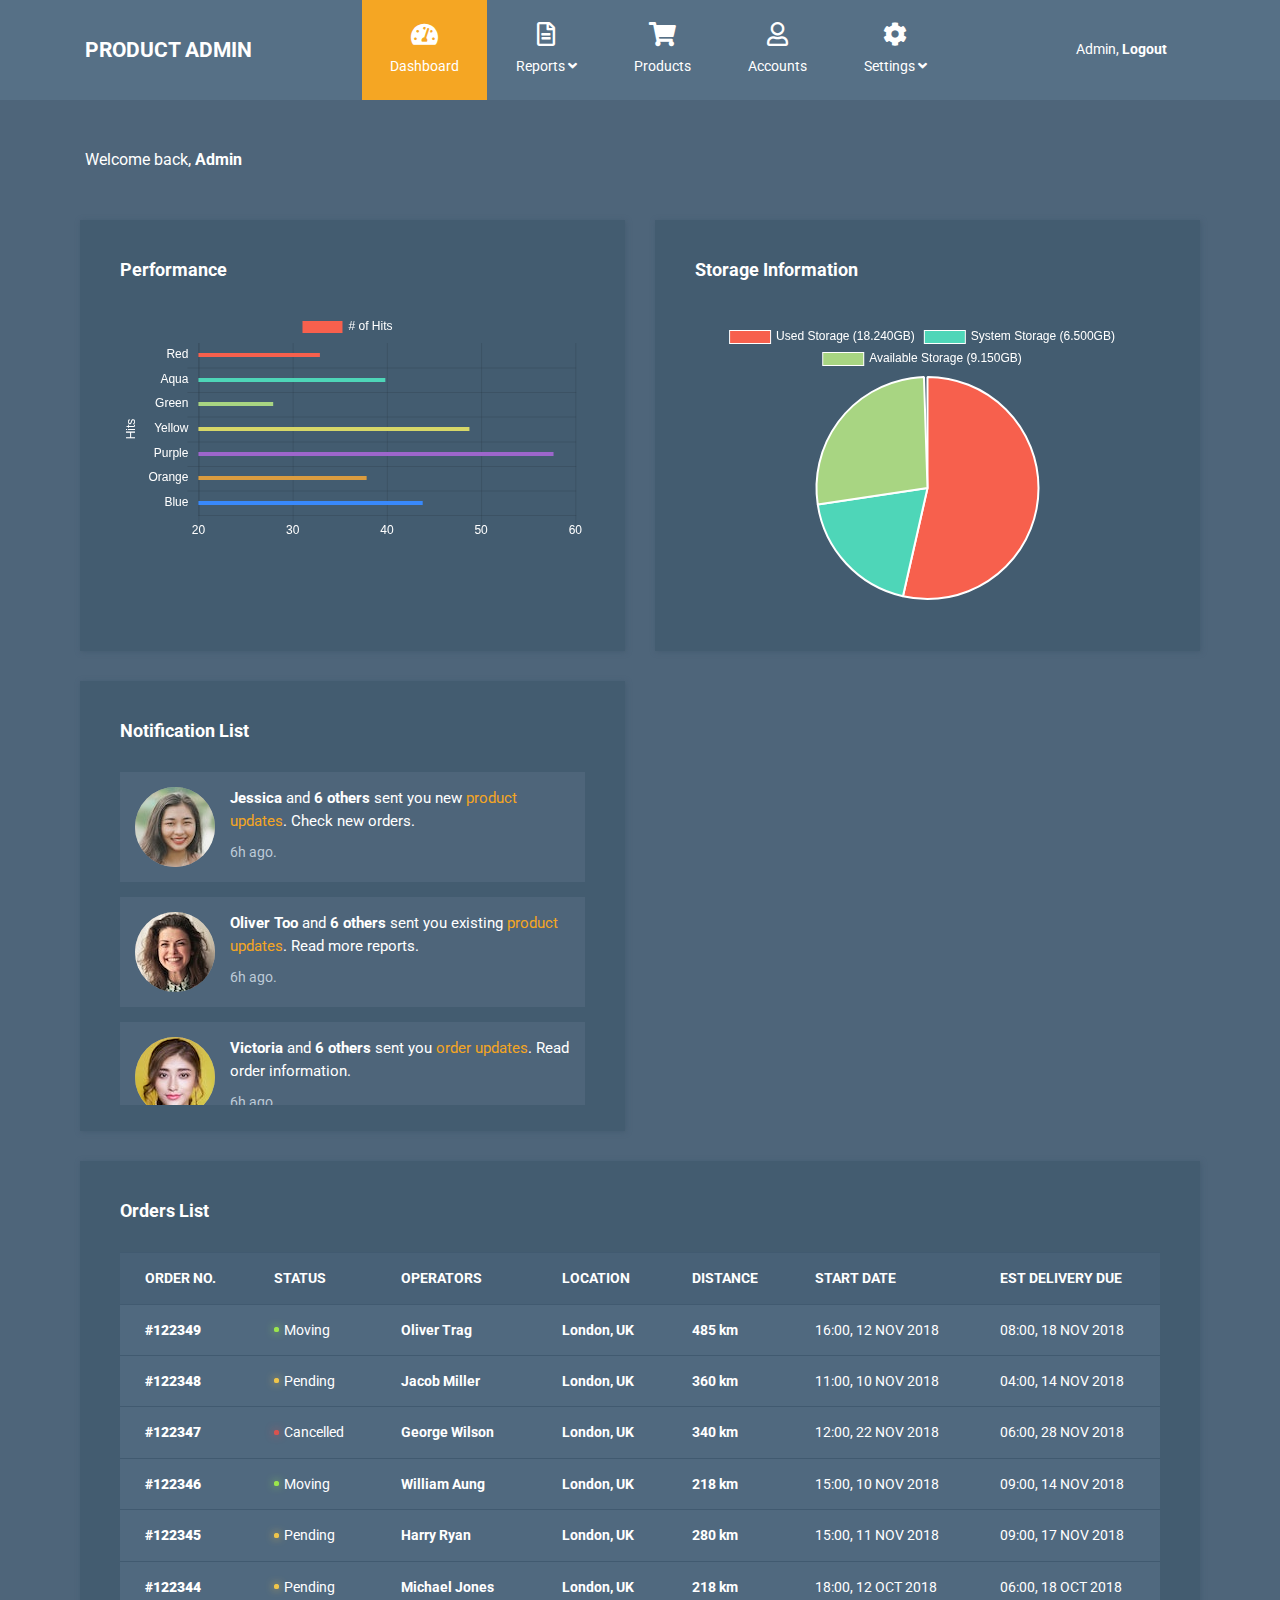
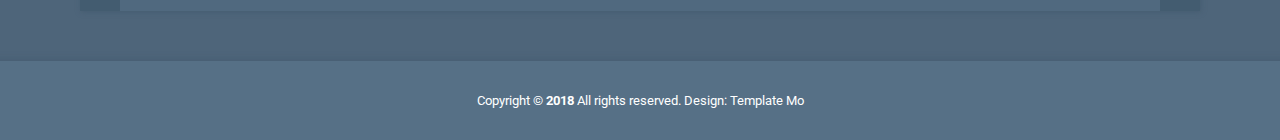
<file: page_admin/index.html>
<!DOCTYPE html>
<html lang="en">

<head>
    <meta charset="UTF-8">
    <meta name="viewport" content="width=device-width, initial-scale=1.0">
    <meta http-equiv="X-UA-Compatible" content="ie=edge">
    <title>Product Admin - Dashboard HTML Template</title>
    <link rel="stylesheet" href="https://fonts.googleapis.com/css?family=Roboto:400,700">
    <!-- https://fonts.google.com/specimen/Roboto -->
    <link rel="stylesheet" href="css/fontawesome.min.css">
    <!-- https://fontawesome.com/ -->
    <link rel="stylesheet" href="css/bootstrap.min.css">
    <!-- https://getbootstrap.com/ -->
    <link rel="stylesheet" href="css/templatemo-style.css">
    <!--
	Product Admin CSS Template
	https://templatemo.com/tm-524-product-admin
	-->
</head>

<body id="reportsPage">
    <div class="" id="home">
        <nav class="navbar navbar-expand-xl">
            <div class="container h-100">
                <a class="navbar-brand" href="index.html">
                    <h1 class="tm-site-title mb-0">Product Admin</h1>
                </a>
                <button class="navbar-toggler ml-auto mr-0" type="button" data-toggle="collapse" data-target="#navbarSupportedContent"
                    aria-controls="navbarSupportedContent" aria-expanded="false" aria-label="Toggle navigation">
                    <i class="fas fa-bars tm-nav-icon"></i>
                </button>

                <div class="collapse navbar-collapse" id="navbarSupportedContent">
                    <ul class="navbar-nav mx-auto h-100">
                        <li class="nav-item">
                            <a class="nav-link active" href="#">
                                <i class="fas fa-tachometer-alt"></i>
                                Dashboard
                                <span class="sr-only">(current)</span>
                            </a>
                        </li>
                        <li class="nav-item dropdown">

                            <a class="nav-link dropdown-toggle" href="#" id="navbarDropdown" role="button" data-toggle="dropdown"
                                aria-haspopup="true" aria-expanded="false">
                                <i class="far fa-file-alt"></i>
                                <span>
                                    Reports <i class="fas fa-angle-down"></i>
                                </span>
                            </a>
                            <div class="dropdown-menu" aria-labelledby="navbarDropdown">
                                <a class="dropdown-item" href="#">Daily Report</a>
                                <a class="dropdown-item" href="#">Weekly Report</a>
                                <a class="dropdown-item" href="#">Yearly Report</a>
                            </div>
                        </li>
                        <li class="nav-item">
                            <a class="nav-link" href="products.html">
                                <i class="fas fa-shopping-cart"></i>
                                Products
                            </a>
                        </li>

                        <li class="nav-item">
                            <a class="nav-link" href="accounts.html">
                                <i class="far fa-user"></i>
                                Accounts
                            </a>
                        </li>
                        <li class="nav-item dropdown">
                            <a class="nav-link dropdown-toggle" href="#" id="navbarDropdown" role="button" data-toggle="dropdown"
                                aria-haspopup="true" aria-expanded="false">
                                <i class="fas fa-cog"></i>
                                <span>
                                    Settings <i class="fas fa-angle-down"></i>
                                </span>
                            </a>
                            <div class="dropdown-menu" aria-labelledby="navbarDropdown">
                                <a class="dropdown-item" href="#">Profile</a>
                                <a class="dropdown-item" href="#">Billing</a>
                                <a class="dropdown-item" href="#">Customize</a>
                            </div>
                        </li>
                    </ul>
                    <ul class="navbar-nav">
                        <li class="nav-item">
                            <a class="nav-link d-block" href="login.html">
                                Admin, <b>Logout</b>
                            </a>
                        </li>
                    </ul>
                </div>
            </div>

        </nav>
        <div class="container">
            <div class="row">
                <div class="col">
                    <p class="text-white mt-5 mb-5">Welcome back, <b>Admin</b></p>
                </div>
            </div>
            <!-- row -->
            <div class="row tm-content-row">
                <!-- <div class="col-sm-12 col-md-12 col-lg-6 col-xl-6 tm-block-col">
                    <div class="tm-bg-primary-dark tm-block">
                        <h2 class="tm-block-title">Latest Hits</h2>
                        <canvas id="lineChart"></canvas>
                    </div>
                </div> -->
                <div class="col-sm-12 col-md-12 col-lg-6 col-xl-6 tm-block-col">
                    <div class="tm-bg-primary-dark tm-block">
                        <h2 class="tm-block-title">Performance</h2>
                        <canvas id="barChart"></canvas>
                    </div>
                </div>
                <div class="col-sm-12 col-md-12 col-lg-6 col-xl-6 tm-block-col">
                    <div class="tm-bg-primary-dark tm-block tm-block-taller">
                        <h2 class="tm-block-title">Storage Information</h2>
                        <div id="pieChartContainer">
                            <canvas id="pieChart" class="chartjs-render-monitor" width="200" height="200"></canvas>
                        </div>                        
                    </div>
                </div>
                <div class="col-sm-12 col-md-12 col-lg-6 col-xl-6 tm-block-col">
                    <div class="tm-bg-primary-dark tm-block tm-block-taller tm-block-overflow">
                        <h2 class="tm-block-title">Notification List</h2>
                        <div class="tm-notification-items">
                            <div class="media tm-notification-item">
                                <div class="tm-gray-circle"><img src="img/notification-01.jpg" alt="Avatar Image" class="rounded-circle"></div>
                                <div class="media-body">
                                    <p class="mb-2"><b>Jessica</b> and <b>6 others</b> sent you new <a href="#"
                                            class="tm-notification-link">product updates</a>. Check new orders.</p>
                                    <span class="tm-small tm-text-color-secondary">6h ago.</span>
                                </div>
                            </div>
                            <div class="media tm-notification-item">
                                <div class="tm-gray-circle"><img src="img/notification-02.jpg" alt="Avatar Image" class="rounded-circle"></div>
                                <div class="media-body">
                                    <p class="mb-2"><b>Oliver Too</b> and <b>6 others</b> sent you existing <a href="#"
                                            class="tm-notification-link">product updates</a>. Read more reports.</p>
                                    <span class="tm-small tm-text-color-secondary">6h ago.</span>
                                </div>
                            </div>
                            <div class="media tm-notification-item">
                                <div class="tm-gray-circle"><img src="img/notification-03.jpg" alt="Avatar Image" class="rounded-circle"></div>
                                <div class="media-body">
                                    <p class="mb-2"><b>Victoria</b> and <b>6 others</b> sent you <a href="#"
                                            class="tm-notification-link">order updates</a>. Read order information.</p>
                                    <span class="tm-small tm-text-color-secondary">6h ago.</span>
                                </div>
                            </div>
                            <div class="media tm-notification-item">
                                <div class="tm-gray-circle"><img src="img/notification-01.jpg" alt="Avatar Image" class="rounded-circle"></div>
                                <div class="media-body">
                                    <p class="mb-2"><b>Laura Cute</b> and <b>6 others</b> sent you <a href="#"
                                            class="tm-notification-link">product records</a>.</p>
                                    <span class="tm-small tm-text-color-secondary">6h ago.</span>
                                </div>
                            </div>
                            <div class="media tm-notification-item">
                                <div class="tm-gray-circle"><img src="img/notification-02.jpg" alt="Avatar Image" class="rounded-circle"></div>
                                <div class="media-body">
                                    <p class="mb-2"><b>Samantha</b> and <b>6 others</b> sent you <a href="#"
                                            class="tm-notification-link">order stuffs</a>.</p>
                                    <span class="tm-small tm-text-color-secondary">6h ago.</span>
                                </div>
                            </div>
                            <div class="media tm-notification-item">
                                <div class="tm-gray-circle"><img src="img/notification-03.jpg" alt="Avatar Image" class="rounded-circle"></div>
                                <div class="media-body">
                                    <p class="mb-2"><b>Sophie</b> and <b>6 others</b> sent you <a href="#"
                                            class="tm-notification-link">product updates</a>.</p>
                                    <span class="tm-small tm-text-color-secondary">6h ago.</span>
                                </div>
                            </div>
                            <div class="media tm-notification-item">
                                <div class="tm-gray-circle"><img src="img/notification-01.jpg" alt="Avatar Image" class="rounded-circle"></div>
                                <div class="media-body">
                                    <p class="mb-2"><b>Lily A</b> and <b>6 others</b> sent you <a href="#"
                                            class="tm-notification-link">product updates</a>.</p>
                                    <span class="tm-small tm-text-color-secondary">6h ago.</span>
                                </div>
                            </div>
                            <div class="media tm-notification-item">
                                <div class="tm-gray-circle"><img src="img/notification-02.jpg" alt="Avatar Image" class="rounded-circle"></div>
                                <div class="media-body">
                                    <p class="mb-2"><b>Amara</b> and <b>6 others</b> sent you <a href="#"
                                            class="tm-notification-link">product updates</a>.</p>
                                    <span class="tm-small tm-text-color-secondary">6h ago.</span>
                                </div>
                            </div>
                            <div class="media tm-notification-item">
                                <div class="tm-gray-circle"><img src="img/notification-03.jpg" alt="Avatar Image" class="rounded-circle"></div>
                                <div class="media-body">
                                    <p class="mb-2"><b>Cinthela</b> and <b>6 others</b> sent you <a href="#"
                                            class="tm-notification-link">product updates</a>.</p>
                                    <span class="tm-small tm-text-color-secondary">6h ago.</span>
                                </div>
                            </div>
                        </div>
                    </div>
                </div>
                <div class="col-12 tm-block-col">
                    <div class="tm-bg-primary-dark tm-block tm-block-taller tm-block-scroll">
                        <h2 class="tm-block-title">Orders List</h2>
                        <table class="table">
                            <thead>
                                <tr>
                                    <th scope="col">ORDER NO.</th>
                                    <th scope="col">STATUS</th>
                                    <th scope="col">OPERATORS</th>
                                    <th scope="col">LOCATION</th>
                                    <th scope="col">DISTANCE</th>
                                    <th scope="col">START DATE</th>
                                    <th scope="col">EST DELIVERY DUE</th>
                                </tr>
                            </thead>
                            <tbody>
                                <tr>
                                    <th scope="row"><b>#122349</b></th>
                                    <td>
                                        <div class="tm-status-circle moving">
                                        </div>Moving
                                    </td>
                                    <td><b>Oliver Trag</b></td>
                                    <td><b>London, UK</b></td>
                                    <td><b>485 km</b></td>
                                    <td>16:00, 12 NOV 2018</td>
                                    <td>08:00, 18 NOV 2018</td>
                                </tr>
                                <tr>
                                    <th scope="row"><b>#122348</b></th>
                                    <td>
                                        <div class="tm-status-circle pending">
                                        </div>Pending
                                    </td>
                                    <td><b>Jacob Miller</b></td>
                                    <td><b>London, UK</b></td>
                                    <td><b>360 km</b></td>
                                    <td>11:00, 10 NOV 2018</td>
                                    <td>04:00, 14 NOV 2018</td>
                                </tr>
                                <tr>
                                    <th scope="row"><b>#122347</b></th>
                                    <td>
                                        <div class="tm-status-circle cancelled">
                                        </div>Cancelled
                                    </td>
                                    <td><b>George Wilson</b></td>
                                    <td><b>London, UK</b></td>
                                    <td><b>340 km</b></td>
                                    <td>12:00, 22 NOV 2018</td>
                                    <td>06:00, 28 NOV 2018</td>
                                </tr>
                                <tr>
                                    <th scope="row"><b>#122346</b></th>
                                    <td>
                                        <div class="tm-status-circle moving">
                                        </div>Moving
                                    </td>
                                    <td><b>William Aung</b></td>
                                    <td><b>London, UK</b></td>
                                    <td><b>218 km</b></td>
                                    <td>15:00, 10 NOV 2018</td>
                                    <td>09:00, 14 NOV 2018</td>
                                </tr>
                                <tr>
                                    <th scope="row"><b>#122345</b></th>
                                    <td>
                                        <div class="tm-status-circle pending">
                                        </div>Pending
                                    </td>
                                    <td><b>Harry Ryan</b></td>
                                    <td><b>London, UK</b></td>
                                    <td><b>280 km</b></td>
                                    <td>15:00, 11 NOV 2018</td>
                                    <td>09:00, 17 NOV 2018</td>
                                </tr>
                                <tr>
                                    <th scope="row"><b>#122344</b></th>
                                    <td>
                                        <div class="tm-status-circle pending">
                                        </div>Pending
                                    </td>
                                    <td><b>Michael Jones</b></td>
                                    <td><b>London, UK</b></td>
                                    <td><b>218 km</b></td>
                                    <td>18:00, 12 OCT 2018</td>
                                    <td>06:00, 18 OCT 2018</td>
                                </tr>
                                <tr>
                                    <th scope="row"><b>#122343</b></th>
                                    <td>
                                        <div class="tm-status-circle moving">
                                        </div>Moving
                                    </td>
                                    <td><b>Timmy Davis</b></td>
                                    <td><b>London, UK</b></td>
                                    <td><b>218 km</b></td>
                                    <td>12:00, 10 OCT 2018</td>
                                    <td>08:00, 18 OCT 2018</td>
                                </tr>
                                <tr>
                                    <th scope="row"><b>#122342</b></th>
                                    <td>
                                        <div class="tm-status-circle moving">
                                        </div>Moving
                                    </td>
                                    <td><b>Oscar Phyo</b></td>
                                    <td><b>London, UK</b></td>
                                    <td><b>420 km</b></td>
                                    <td>15:30, 06 OCT 2018</td>
                                    <td>09:30, 16 OCT 2018</td>
                                </tr>
                                <tr>
                                    <th scope="row"><b>#122341</b></th>
                                    <td>
                                        <div class="tm-status-circle moving">
                                        </div>Moving
                                    </td>
                                    <td><b>Charlie Brown</b></td>
                                    <td><b>London, UK</b></td>
                                    <td><b>300 km</b></td>
                                    <td>11:00, 10 OCT 2018</td>
                                    <td>03:00, 14 OCT 2018</td>
                                </tr>
                                <tr>
                                    <th scope="row"><b>#122340</b></th>
                                    <td>
                                        <div class="tm-status-circle cancelled">
                                        </div>Cancelled
                                    </td>
                                    <td><b>Wilson Cookies</b></td>
                                    <td><b>London, UK</b></td>
                                    <td><b>218 km</b></td>
                                    <td>17:30, 12 OCT 2018</td>
                                    <td>08:30, 22 OCT 2018</td>
                                </tr>
                                <tr>
                                    <th scope="row"><b>#122339</b></th>
                                    <td>
                                        <div class="tm-status-circle moving">
                                        </div>Moving
                                    </td>
                                    <td><b>Richard Clamon</b></td>
                                    <td><b>London, UK</b></td>
                                    <td><b>150 km</b></td>
                                    <td>15:00, 12 OCT 2018</td>
                                    <td>09:20, 26 OCT 2018</td>
                                </tr>
                            </tbody>
                        </table>
                    </div>
                </div>
            </div>
        </div>
        <footer class="tm-footer row tm-mt-small">
            <div class="col-12 font-weight-light">
                <p class="text-center text-white mb-0 px-4 small">
                    Copyright &copy; <b>2018</b> All rights reserved. 
                    
                    Design: <a rel="nofollow noopener" href="https://templatemo.com" class="tm-footer-link">Template Mo</a>
                </p>
            </div>
        </footer>
    </div>

    <script src="js/jquery-3.3.1.min.js"></script>
    <!-- https://jquery.com/download/ -->
    <script src="js/moment.min.js"></script>
    <!-- https://momentjs.com/ -->
    <script src="js/Chart.min.js"></script>
    <!-- http://www.chartjs.org/docs/latest/ -->
    <script src="js/bootstrap.min.js"></script>
    <!-- https://getbootstrap.com/ -->
    <script src="js/tooplate-scripts.js"></script>
    <script>
        Chart.defaults.global.defaultFontColor = 'white';
        let ctxLine,
            ctxBar,
            ctxPie,
            optionsLine,
            optionsBar,
            optionsPie,
            configLine,
            configBar,
            configPie,
            lineChart;
        barChart, pieChart;
        // DOM is ready
        $(function () {
            drawLineChart(); // Line Chart
            drawBarChart(); // Bar Chart
            drawPieChart(); // Pie Chart

            $(window).resize(function () {
                updateLineChart();
                updateBarChart();                
            });
        })
    </script>
</body>

</html>
</file>
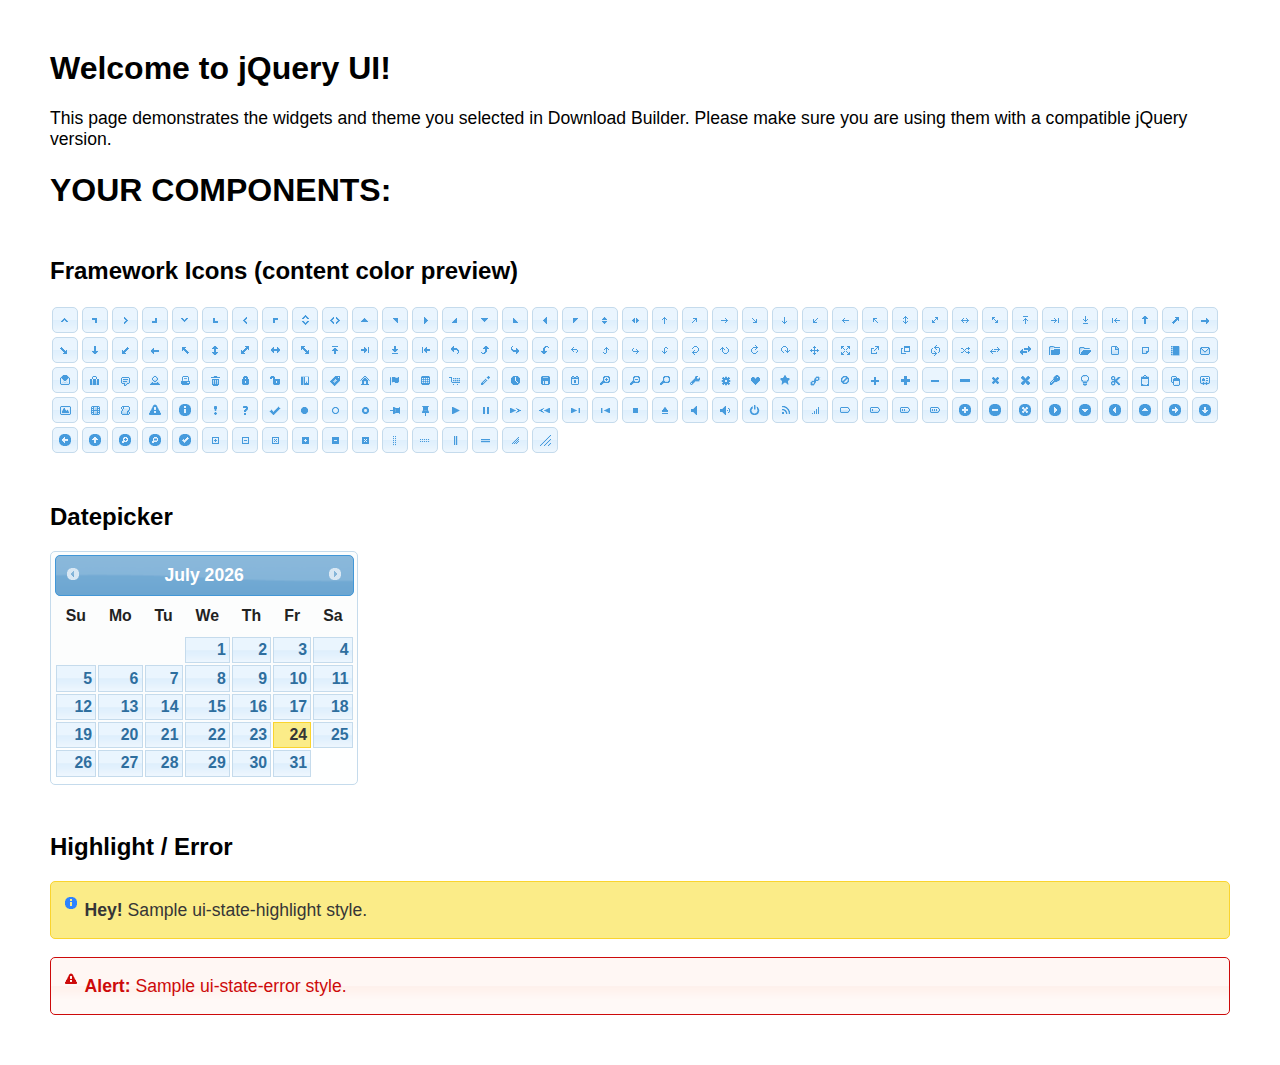
<file: page_admin/jquery-ui-datepicker/index.html>
<!doctype html>
<html lang="us">
<head>
	<meta charset="utf-8">
	<title>jQuery UI Example Page</title>
	<link href="jquery-ui.css" rel="stylesheet">
	<style>
	body{
		font-family: "Trebuchet MS", sans-serif;
		margin: 50px;
	}
	.demoHeaders {
		margin-top: 2em;
	}
	#dialog-link {
		padding: .4em 1em .4em 20px;
		text-decoration: none;
		position: relative;
	}
	#dialog-link span.ui-icon {
		margin: 0 5px 0 0;
		position: absolute;
		left: .2em;
		top: 50%;
		margin-top: -8px;
	}
	#icons {
		margin: 0;
		padding: 0;
	}
	#icons li {
		margin: 2px;
		position: relative;
		padding: 4px 0;
		cursor: pointer;
		float: left;
		list-style: none;
	}
	#icons span.ui-icon {
		float: left;
		margin: 0 4px;
	}
	.fakewindowcontain .ui-widget-overlay {
		position: absolute;
	}
	select {
		width: 200px;
	}
	</style>
</head>
<body>

<h1>Welcome to jQuery UI!</h1>

<div class="ui-widget">
	<p>This page demonstrates the widgets and theme you selected in Download Builder. Please make sure you are using them with a compatible jQuery version.</p>
</div>

<h1>YOUR COMPONENTS:</h1>
















<h2 class="demoHeaders">Framework Icons (content color preview)</h2>
<ul id="icons" class="ui-widget ui-helper-clearfix">
	<li class="ui-state-default ui-corner-all" title=".ui-icon-caret-1-n"><span class="ui-icon ui-icon-caret-1-n"></span></li>
	<li class="ui-state-default ui-corner-all" title=".ui-icon-caret-1-ne"><span class="ui-icon ui-icon-caret-1-ne"></span></li>
	<li class="ui-state-default ui-corner-all" title=".ui-icon-caret-1-e"><span class="ui-icon ui-icon-caret-1-e"></span></li>
	<li class="ui-state-default ui-corner-all" title=".ui-icon-caret-1-se"><span class="ui-icon ui-icon-caret-1-se"></span></li>
	<li class="ui-state-default ui-corner-all" title=".ui-icon-caret-1-s"><span class="ui-icon ui-icon-caret-1-s"></span></li>
	<li class="ui-state-default ui-corner-all" title=".ui-icon-caret-1-sw"><span class="ui-icon ui-icon-caret-1-sw"></span></li>
	<li class="ui-state-default ui-corner-all" title=".ui-icon-caret-1-w"><span class="ui-icon ui-icon-caret-1-w"></span></li>
	<li class="ui-state-default ui-corner-all" title=".ui-icon-caret-1-nw"><span class="ui-icon ui-icon-caret-1-nw"></span></li>
	<li class="ui-state-default ui-corner-all" title=".ui-icon-caret-2-n-s"><span class="ui-icon ui-icon-caret-2-n-s"></span></li>
	<li class="ui-state-default ui-corner-all" title=".ui-icon-caret-2-e-w"><span class="ui-icon ui-icon-caret-2-e-w"></span></li>
	<li class="ui-state-default ui-corner-all" title=".ui-icon-triangle-1-n"><span class="ui-icon ui-icon-triangle-1-n"></span></li>
	<li class="ui-state-default ui-corner-all" title=".ui-icon-triangle-1-ne"><span class="ui-icon ui-icon-triangle-1-ne"></span></li>
	<li class="ui-state-default ui-corner-all" title=".ui-icon-triangle-1-e"><span class="ui-icon ui-icon-triangle-1-e"></span></li>
	<li class="ui-state-default ui-corner-all" title=".ui-icon-triangle-1-se"><span class="ui-icon ui-icon-triangle-1-se"></span></li>
	<li class="ui-state-default ui-corner-all" title=".ui-icon-triangle-1-s"><span class="ui-icon ui-icon-triangle-1-s"></span></li>
	<li class="ui-state-default ui-corner-all" title=".ui-icon-triangle-1-sw"><span class="ui-icon ui-icon-triangle-1-sw"></span></li>
	<li class="ui-state-default ui-corner-all" title=".ui-icon-triangle-1-w"><span class="ui-icon ui-icon-triangle-1-w"></span></li>
	<li class="ui-state-default ui-corner-all" title=".ui-icon-triangle-1-nw"><span class="ui-icon ui-icon-triangle-1-nw"></span></li>
	<li class="ui-state-default ui-corner-all" title=".ui-icon-triangle-2-n-s"><span class="ui-icon ui-icon-triangle-2-n-s"></span></li>
	<li class="ui-state-default ui-corner-all" title=".ui-icon-triangle-2-e-w"><span class="ui-icon ui-icon-triangle-2-e-w"></span></li>
	<li class="ui-state-default ui-corner-all" title=".ui-icon-arrow-1-n"><span class="ui-icon ui-icon-arrow-1-n"></span></li>
	<li class="ui-state-default ui-corner-all" title=".ui-icon-arrow-1-ne"><span class="ui-icon ui-icon-arrow-1-ne"></span></li>
	<li class="ui-state-default ui-corner-all" title=".ui-icon-arrow-1-e"><span class="ui-icon ui-icon-arrow-1-e"></span></li>
	<li class="ui-state-default ui-corner-all" title=".ui-icon-arrow-1-se"><span class="ui-icon ui-icon-arrow-1-se"></span></li>
	<li class="ui-state-default ui-corner-all" title=".ui-icon-arrow-1-s"><span class="ui-icon ui-icon-arrow-1-s"></span></li>
	<li class="ui-state-default ui-corner-all" title=".ui-icon-arrow-1-sw"><span class="ui-icon ui-icon-arrow-1-sw"></span></li>
	<li class="ui-state-default ui-corner-all" title=".ui-icon-arrow-1-w"><span class="ui-icon ui-icon-arrow-1-w"></span></li>
	<li class="ui-state-default ui-corner-all" title=".ui-icon-arrow-1-nw"><span class="ui-icon ui-icon-arrow-1-nw"></span></li>
	<li class="ui-state-default ui-corner-all" title=".ui-icon-arrow-2-n-s"><span class="ui-icon ui-icon-arrow-2-n-s"></span></li>
	<li class="ui-state-default ui-corner-all" title=".ui-icon-arrow-2-ne-sw"><span class="ui-icon ui-icon-arrow-2-ne-sw"></span></li>
	<li class="ui-state-default ui-corner-all" title=".ui-icon-arrow-2-e-w"><span class="ui-icon ui-icon-arrow-2-e-w"></span></li>
	<li class="ui-state-default ui-corner-all" title=".ui-icon-arrow-2-se-nw"><span class="ui-icon ui-icon-arrow-2-se-nw"></span></li>
	<li class="ui-state-default ui-corner-all" title=".ui-icon-arrowstop-1-n"><span class="ui-icon ui-icon-arrowstop-1-n"></span></li>
	<li class="ui-state-default ui-corner-all" title=".ui-icon-arrowstop-1-e"><span class="ui-icon ui-icon-arrowstop-1-e"></span></li>
	<li class="ui-state-default ui-corner-all" title=".ui-icon-arrowstop-1-s"><span class="ui-icon ui-icon-arrowstop-1-s"></span></li>
	<li class="ui-state-default ui-corner-all" title=".ui-icon-arrowstop-1-w"><span class="ui-icon ui-icon-arrowstop-1-w"></span></li>
	<li class="ui-state-default ui-corner-all" title=".ui-icon-arrowthick-1-n"><span class="ui-icon ui-icon-arrowthick-1-n"></span></li>
	<li class="ui-state-default ui-corner-all" title=".ui-icon-arrowthick-1-ne"><span class="ui-icon ui-icon-arrowthick-1-ne"></span></li>
	<li class="ui-state-default ui-corner-all" title=".ui-icon-arrowthick-1-e"><span class="ui-icon ui-icon-arrowthick-1-e"></span></li>
	<li class="ui-state-default ui-corner-all" title=".ui-icon-arrowthick-1-se"><span class="ui-icon ui-icon-arrowthick-1-se"></span></li>
	<li class="ui-state-default ui-corner-all" title=".ui-icon-arrowthick-1-s"><span class="ui-icon ui-icon-arrowthick-1-s"></span></li>
	<li class="ui-state-default ui-corner-all" title=".ui-icon-arrowthick-1-sw"><span class="ui-icon ui-icon-arrowthick-1-sw"></span></li>
	<li class="ui-state-default ui-corner-all" title=".ui-icon-arrowthick-1-w"><span class="ui-icon ui-icon-arrowthick-1-w"></span></li>
	<li class="ui-state-default ui-corner-all" title=".ui-icon-arrowthick-1-nw"><span class="ui-icon ui-icon-arrowthick-1-nw"></span></li>
	<li class="ui-state-default ui-corner-all" title=".ui-icon-arrowthick-2-n-s"><span class="ui-icon ui-icon-arrowthick-2-n-s"></span></li>
	<li class="ui-state-default ui-corner-all" title=".ui-icon-arrowthick-2-ne-sw"><span class="ui-icon ui-icon-arrowthick-2-ne-sw"></span></li>
	<li class="ui-state-default ui-corner-all" title=".ui-icon-arrowthick-2-e-w"><span class="ui-icon ui-icon-arrowthick-2-e-w"></span></li>
	<li class="ui-state-default ui-corner-all" title=".ui-icon-arrowthick-2-se-nw"><span class="ui-icon ui-icon-arrowthick-2-se-nw"></span></li>
	<li class="ui-state-default ui-corner-all" title=".ui-icon-arrowthickstop-1-n"><span class="ui-icon ui-icon-arrowthickstop-1-n"></span></li>
	<li class="ui-state-default ui-corner-all" title=".ui-icon-arrowthickstop-1-e"><span class="ui-icon ui-icon-arrowthickstop-1-e"></span></li>
	<li class="ui-state-default ui-corner-all" title=".ui-icon-arrowthickstop-1-s"><span class="ui-icon ui-icon-arrowthickstop-1-s"></span></li>
	<li class="ui-state-default ui-corner-all" title=".ui-icon-arrowthickstop-1-w"><span class="ui-icon ui-icon-arrowthickstop-1-w"></span></li>
	<li class="ui-state-default ui-corner-all" title=".ui-icon-arrowreturnthick-1-w"><span class="ui-icon ui-icon-arrowreturnthick-1-w"></span></li>
	<li class="ui-state-default ui-corner-all" title=".ui-icon-arrowreturnthick-1-n"><span class="ui-icon ui-icon-arrowreturnthick-1-n"></span></li>
	<li class="ui-state-default ui-corner-all" title=".ui-icon-arrowreturnthick-1-e"><span class="ui-icon ui-icon-arrowreturnthick-1-e"></span></li>
	<li class="ui-state-default ui-corner-all" title=".ui-icon-arrowreturnthick-1-s"><span class="ui-icon ui-icon-arrowreturnthick-1-s"></span></li>
	<li class="ui-state-default ui-corner-all" title=".ui-icon-arrowreturn-1-w"><span class="ui-icon ui-icon-arrowreturn-1-w"></span></li>
	<li class="ui-state-default ui-corner-all" title=".ui-icon-arrowreturn-1-n"><span class="ui-icon ui-icon-arrowreturn-1-n"></span></li>
	<li class="ui-state-default ui-corner-all" title=".ui-icon-arrowreturn-1-e"><span class="ui-icon ui-icon-arrowreturn-1-e"></span></li>
	<li class="ui-state-default ui-corner-all" title=".ui-icon-arrowreturn-1-s"><span class="ui-icon ui-icon-arrowreturn-1-s"></span></li>
	<li class="ui-state-default ui-corner-all" title=".ui-icon-arrowrefresh-1-w"><span class="ui-icon ui-icon-arrowrefresh-1-w"></span></li>
	<li class="ui-state-default ui-corner-all" title=".ui-icon-arrowrefresh-1-n"><span class="ui-icon ui-icon-arrowrefresh-1-n"></span></li>
	<li class="ui-state-default ui-corner-all" title=".ui-icon-arrowrefresh-1-e"><span class="ui-icon ui-icon-arrowrefresh-1-e"></span></li>
	<li class="ui-state-default ui-corner-all" title=".ui-icon-arrowrefresh-1-s"><span class="ui-icon ui-icon-arrowrefresh-1-s"></span></li>
	<li class="ui-state-default ui-corner-all" title=".ui-icon-arrow-4"><span class="ui-icon ui-icon-arrow-4"></span></li>
	<li class="ui-state-default ui-corner-all" title=".ui-icon-arrow-4-diag"><span class="ui-icon ui-icon-arrow-4-diag"></span></li>
	<li class="ui-state-default ui-corner-all" title=".ui-icon-extlink"><span class="ui-icon ui-icon-extlink"></span></li>
	<li class="ui-state-default ui-corner-all" title=".ui-icon-newwin"><span class="ui-icon ui-icon-newwin"></span></li>
	<li class="ui-state-default ui-corner-all" title=".ui-icon-refresh"><span class="ui-icon ui-icon-refresh"></span></li>
	<li class="ui-state-default ui-corner-all" title=".ui-icon-shuffle"><span class="ui-icon ui-icon-shuffle"></span></li>
	<li class="ui-state-default ui-corner-all" title=".ui-icon-transfer-e-w"><span class="ui-icon ui-icon-transfer-e-w"></span></li>
	<li class="ui-state-default ui-corner-all" title=".ui-icon-transferthick-e-w"><span class="ui-icon ui-icon-transferthick-e-w"></span></li>
	<li class="ui-state-default ui-corner-all" title=".ui-icon-folder-collapsed"><span class="ui-icon ui-icon-folder-collapsed"></span></li>
	<li class="ui-state-default ui-corner-all" title=".ui-icon-folder-open"><span class="ui-icon ui-icon-folder-open"></span></li>
	<li class="ui-state-default ui-corner-all" title=".ui-icon-document"><span class="ui-icon ui-icon-document"></span></li>
	<li class="ui-state-default ui-corner-all" title=".ui-icon-document-b"><span class="ui-icon ui-icon-document-b"></span></li>
	<li class="ui-state-default ui-corner-all" title=".ui-icon-note"><span class="ui-icon ui-icon-note"></span></li>
	<li class="ui-state-default ui-corner-all" title=".ui-icon-mail-closed"><span class="ui-icon ui-icon-mail-closed"></span></li>
	<li class="ui-state-default ui-corner-all" title=".ui-icon-mail-open"><span class="ui-icon ui-icon-mail-open"></span></li>
	<li class="ui-state-default ui-corner-all" title=".ui-icon-suitcase"><span class="ui-icon ui-icon-suitcase"></span></li>
	<li class="ui-state-default ui-corner-all" title=".ui-icon-comment"><span class="ui-icon ui-icon-comment"></span></li>
	<li class="ui-state-default ui-corner-all" title=".ui-icon-person"><span class="ui-icon ui-icon-person"></span></li>
	<li class="ui-state-default ui-corner-all" title=".ui-icon-print"><span class="ui-icon ui-icon-print"></span></li>
	<li class="ui-state-default ui-corner-all" title=".ui-icon-trash"><span class="ui-icon ui-icon-trash"></span></li>
	<li class="ui-state-default ui-corner-all" title=".ui-icon-locked"><span class="ui-icon ui-icon-locked"></span></li>
	<li class="ui-state-default ui-corner-all" title=".ui-icon-unlocked"><span class="ui-icon ui-icon-unlocked"></span></li>
	<li class="ui-state-default ui-corner-all" title=".ui-icon-bookmark"><span class="ui-icon ui-icon-bookmark"></span></li>
	<li class="ui-state-default ui-corner-all" title=".ui-icon-tag"><span class="ui-icon ui-icon-tag"></span></li>
	<li class="ui-state-default ui-corner-all" title=".ui-icon-home"><span class="ui-icon ui-icon-home"></span></li>
	<li class="ui-state-default ui-corner-all" title=".ui-icon-flag"><span class="ui-icon ui-icon-flag"></span></li>
	<li class="ui-state-default ui-corner-all" title=".ui-icon-calculator"><span class="ui-icon ui-icon-calculator"></span></li>
	<li class="ui-state-default ui-corner-all" title=".ui-icon-cart"><span class="ui-icon ui-icon-cart"></span></li>
	<li class="ui-state-default ui-corner-all" title=".ui-icon-pencil"><span class="ui-icon ui-icon-pencil"></span></li>
	<li class="ui-state-default ui-corner-all" title=".ui-icon-clock"><span class="ui-icon ui-icon-clock"></span></li>
	<li class="ui-state-default ui-corner-all" title=".ui-icon-disk"><span class="ui-icon ui-icon-disk"></span></li>
	<li class="ui-state-default ui-corner-all" title=".ui-icon-calendar"><span class="ui-icon ui-icon-calendar"></span></li>
	<li class="ui-state-default ui-corner-all" title=".ui-icon-zoomin"><span class="ui-icon ui-icon-zoomin"></span></li>
	<li class="ui-state-default ui-corner-all" title=".ui-icon-zoomout"><span class="ui-icon ui-icon-zoomout"></span></li>
	<li class="ui-state-default ui-corner-all" title=".ui-icon-search"><span class="ui-icon ui-icon-search"></span></li>
	<li class="ui-state-default ui-corner-all" title=".ui-icon-wrench"><span class="ui-icon ui-icon-wrench"></span></li>
	<li class="ui-state-default ui-corner-all" title=".ui-icon-gear"><span class="ui-icon ui-icon-gear"></span></li>
	<li class="ui-state-default ui-corner-all" title=".ui-icon-heart"><span class="ui-icon ui-icon-heart"></span></li>
	<li class="ui-state-default ui-corner-all" title=".ui-icon-star"><span class="ui-icon ui-icon-star"></span></li>
	<li class="ui-state-default ui-corner-all" title=".ui-icon-link"><span class="ui-icon ui-icon-link"></span></li>
	<li class="ui-state-default ui-corner-all" title=".ui-icon-cancel"><span class="ui-icon ui-icon-cancel"></span></li>
	<li class="ui-state-default ui-corner-all" title=".ui-icon-plus"><span class="ui-icon ui-icon-plus"></span></li>
	<li class="ui-state-default ui-corner-all" title=".ui-icon-plusthick"><span class="ui-icon ui-icon-plusthick"></span></li>
	<li class="ui-state-default ui-corner-all" title=".ui-icon-minus"><span class="ui-icon ui-icon-minus"></span></li>
	<li class="ui-state-default ui-corner-all" title=".ui-icon-minusthick"><span class="ui-icon ui-icon-minusthick"></span></li>
	<li class="ui-state-default ui-corner-all" title=".ui-icon-close"><span class="ui-icon ui-icon-close"></span></li>
	<li class="ui-state-default ui-corner-all" title=".ui-icon-closethick"><span class="ui-icon ui-icon-closethick"></span></li>
	<li class="ui-state-default ui-corner-all" title=".ui-icon-key"><span class="ui-icon ui-icon-key"></span></li>
	<li class="ui-state-default ui-corner-all" title=".ui-icon-lightbulb"><span class="ui-icon ui-icon-lightbulb"></span></li>
	<li class="ui-state-default ui-corner-all" title=".ui-icon-scissors"><span class="ui-icon ui-icon-scissors"></span></li>
	<li class="ui-state-default ui-corner-all" title=".ui-icon-clipboard"><span class="ui-icon ui-icon-clipboard"></span></li>
	<li class="ui-state-default ui-corner-all" title=".ui-icon-copy"><span class="ui-icon ui-icon-copy"></span></li>
	<li class="ui-state-default ui-corner-all" title=".ui-icon-contact"><span class="ui-icon ui-icon-contact"></span></li>
	<li class="ui-state-default ui-corner-all" title=".ui-icon-image"><span class="ui-icon ui-icon-image"></span></li>
	<li class="ui-state-default ui-corner-all" title=".ui-icon-video"><span class="ui-icon ui-icon-video"></span></li>
	<li class="ui-state-default ui-corner-all" title=".ui-icon-script"><span class="ui-icon ui-icon-script"></span></li>
	<li class="ui-state-default ui-corner-all" title=".ui-icon-alert"><span class="ui-icon ui-icon-alert"></span></li>
	<li class="ui-state-default ui-corner-all" title=".ui-icon-info"><span class="ui-icon ui-icon-info"></span></li>
	<li class="ui-state-default ui-corner-all" title=".ui-icon-notice"><span class="ui-icon ui-icon-notice"></span></li>
	<li class="ui-state-default ui-corner-all" title=".ui-icon-help"><span class="ui-icon ui-icon-help"></span></li>
	<li class="ui-state-default ui-corner-all" title=".ui-icon-check"><span class="ui-icon ui-icon-check"></span></li>
	<li class="ui-state-default ui-corner-all" title=".ui-icon-bullet"><span class="ui-icon ui-icon-bullet"></span></li>
	<li class="ui-state-default ui-corner-all" title=".ui-icon-radio-off"><span class="ui-icon ui-icon-radio-off"></span></li>
	<li class="ui-state-default ui-corner-all" title=".ui-icon-radio-on"><span class="ui-icon ui-icon-radio-on"></span></li>
	<li class="ui-state-default ui-corner-all" title=".ui-icon-pin-w"><span class="ui-icon ui-icon-pin-w"></span></li>
	<li class="ui-state-default ui-corner-all" title=".ui-icon-pin-s"><span class="ui-icon ui-icon-pin-s"></span></li>
	<li class="ui-state-default ui-corner-all" title=".ui-icon-play"><span class="ui-icon ui-icon-play"></span></li>
	<li class="ui-state-default ui-corner-all" title=".ui-icon-pause"><span class="ui-icon ui-icon-pause"></span></li>
	<li class="ui-state-default ui-corner-all" title=".ui-icon-seek-next"><span class="ui-icon ui-icon-seek-next"></span></li>
	<li class="ui-state-default ui-corner-all" title=".ui-icon-seek-prev"><span class="ui-icon ui-icon-seek-prev"></span></li>
	<li class="ui-state-default ui-corner-all" title=".ui-icon-seek-end"><span class="ui-icon ui-icon-seek-end"></span></li>
	<li class="ui-state-default ui-corner-all" title=".ui-icon-seek-first"><span class="ui-icon ui-icon-seek-first"></span></li>
	<li class="ui-state-default ui-corner-all" title=".ui-icon-stop"><span class="ui-icon ui-icon-stop"></span></li>
	<li class="ui-state-default ui-corner-all" title=".ui-icon-eject"><span class="ui-icon ui-icon-eject"></span></li>
	<li class="ui-state-default ui-corner-all" title=".ui-icon-volume-off"><span class="ui-icon ui-icon-volume-off"></span></li>
	<li class="ui-state-default ui-corner-all" title=".ui-icon-volume-on"><span class="ui-icon ui-icon-volume-on"></span></li>
	<li class="ui-state-default ui-corner-all" title=".ui-icon-power"><span class="ui-icon ui-icon-power"></span></li>
	<li class="ui-state-default ui-corner-all" title=".ui-icon-signal-diag"><span class="ui-icon ui-icon-signal-diag"></span></li>
	<li class="ui-state-default ui-corner-all" title=".ui-icon-signal"><span class="ui-icon ui-icon-signal"></span></li>
	<li class="ui-state-default ui-corner-all" title=".ui-icon-battery-0"><span class="ui-icon ui-icon-battery-0"></span></li>
	<li class="ui-state-default ui-corner-all" title=".ui-icon-battery-1"><span class="ui-icon ui-icon-battery-1"></span></li>
	<li class="ui-state-default ui-corner-all" title=".ui-icon-battery-2"><span class="ui-icon ui-icon-battery-2"></span></li>
	<li class="ui-state-default ui-corner-all" title=".ui-icon-battery-3"><span class="ui-icon ui-icon-battery-3"></span></li>
	<li class="ui-state-default ui-corner-all" title=".ui-icon-circle-plus"><span class="ui-icon ui-icon-circle-plus"></span></li>
	<li class="ui-state-default ui-corner-all" title=".ui-icon-circle-minus"><span class="ui-icon ui-icon-circle-minus"></span></li>
	<li class="ui-state-default ui-corner-all" title=".ui-icon-circle-close"><span class="ui-icon ui-icon-circle-close"></span></li>
	<li class="ui-state-default ui-corner-all" title=".ui-icon-circle-triangle-e"><span class="ui-icon ui-icon-circle-triangle-e"></span></li>
	<li class="ui-state-default ui-corner-all" title=".ui-icon-circle-triangle-s"><span class="ui-icon ui-icon-circle-triangle-s"></span></li>
	<li class="ui-state-default ui-corner-all" title=".ui-icon-circle-triangle-w"><span class="ui-icon ui-icon-circle-triangle-w"></span></li>
	<li class="ui-state-default ui-corner-all" title=".ui-icon-circle-triangle-n"><span class="ui-icon ui-icon-circle-triangle-n"></span></li>
	<li class="ui-state-default ui-corner-all" title=".ui-icon-circle-arrow-e"><span class="ui-icon ui-icon-circle-arrow-e"></span></li>
	<li class="ui-state-default ui-corner-all" title=".ui-icon-circle-arrow-s"><span class="ui-icon ui-icon-circle-arrow-s"></span></li>
	<li class="ui-state-default ui-corner-all" title=".ui-icon-circle-arrow-w"><span class="ui-icon ui-icon-circle-arrow-w"></span></li>
	<li class="ui-state-default ui-corner-all" title=".ui-icon-circle-arrow-n"><span class="ui-icon ui-icon-circle-arrow-n"></span></li>
	<li class="ui-state-default ui-corner-all" title=".ui-icon-circle-zoomin"><span class="ui-icon ui-icon-circle-zoomin"></span></li>
	<li class="ui-state-default ui-corner-all" title=".ui-icon-circle-zoomout"><span class="ui-icon ui-icon-circle-zoomout"></span></li>
	<li class="ui-state-default ui-corner-all" title=".ui-icon-circle-check"><span class="ui-icon ui-icon-circle-check"></span></li>
	<li class="ui-state-default ui-corner-all" title=".ui-icon-circlesmall-plus"><span class="ui-icon ui-icon-circlesmall-plus"></span></li>
	<li class="ui-state-default ui-corner-all" title=".ui-icon-circlesmall-minus"><span class="ui-icon ui-icon-circlesmall-minus"></span></li>
	<li class="ui-state-default ui-corner-all" title=".ui-icon-circlesmall-close"><span class="ui-icon ui-icon-circlesmall-close"></span></li>
	<li class="ui-state-default ui-corner-all" title=".ui-icon-squaresmall-plus"><span class="ui-icon ui-icon-squaresmall-plus"></span></li>
	<li class="ui-state-default ui-corner-all" title=".ui-icon-squaresmall-minus"><span class="ui-icon ui-icon-squaresmall-minus"></span></li>
	<li class="ui-state-default ui-corner-all" title=".ui-icon-squaresmall-close"><span class="ui-icon ui-icon-squaresmall-close"></span></li>
	<li class="ui-state-default ui-corner-all" title=".ui-icon-grip-dotted-vertical"><span class="ui-icon ui-icon-grip-dotted-vertical"></span></li>
	<li class="ui-state-default ui-corner-all" title=".ui-icon-grip-dotted-horizontal"><span class="ui-icon ui-icon-grip-dotted-horizontal"></span></li>
	<li class="ui-state-default ui-corner-all" title=".ui-icon-grip-solid-vertical"><span class="ui-icon ui-icon-grip-solid-vertical"></span></li>
	<li class="ui-state-default ui-corner-all" title=".ui-icon-grip-solid-horizontal"><span class="ui-icon ui-icon-grip-solid-horizontal"></span></li>
	<li class="ui-state-default ui-corner-all" title=".ui-icon-gripsmall-diagonal-se"><span class="ui-icon ui-icon-gripsmall-diagonal-se"></span></li>
	<li class="ui-state-default ui-corner-all" title=".ui-icon-grip-diagonal-se"><span class="ui-icon ui-icon-grip-diagonal-se"></span></li>
</ul>




<!-- Datepicker -->
<h2 class="demoHeaders">Datepicker</h2>
<div id="datepicker"></div>












<!-- Highlight / Error -->
<h2 class="demoHeaders">Highlight / Error</h2>
<div class="ui-widget">
	<div class="ui-state-highlight ui-corner-all" style="margin-top: 20px; padding: 0 .7em;">
		<p><span class="ui-icon ui-icon-info" style="float: left; margin-right: .3em;"></span>
		<strong>Hey!</strong> Sample ui-state-highlight style.</p>
	</div>
</div>
<br>
<div class="ui-widget">
	<div class="ui-state-error ui-corner-all" style="padding: 0 .7em;">
		<p><span class="ui-icon ui-icon-alert" style="float: left; margin-right: .3em;"></span>
		<strong>Alert:</strong> Sample ui-state-error style.</p>
	</div>
</div>

<script src="external/jquery/jquery.js"></script>
<script src="jquery-ui.js"></script>
<script>















$( "#datepicker" ).datepicker({
	inline: true
});














// Hover states on the static widgets
$( "#dialog-link, #icons li" ).hover(
	function() {
		$( this ).addClass( "ui-state-hover" );
	},
	function() {
		$( this ).removeClass( "ui-state-hover" );
	}
);
</script>
</body>
</html>
</file>
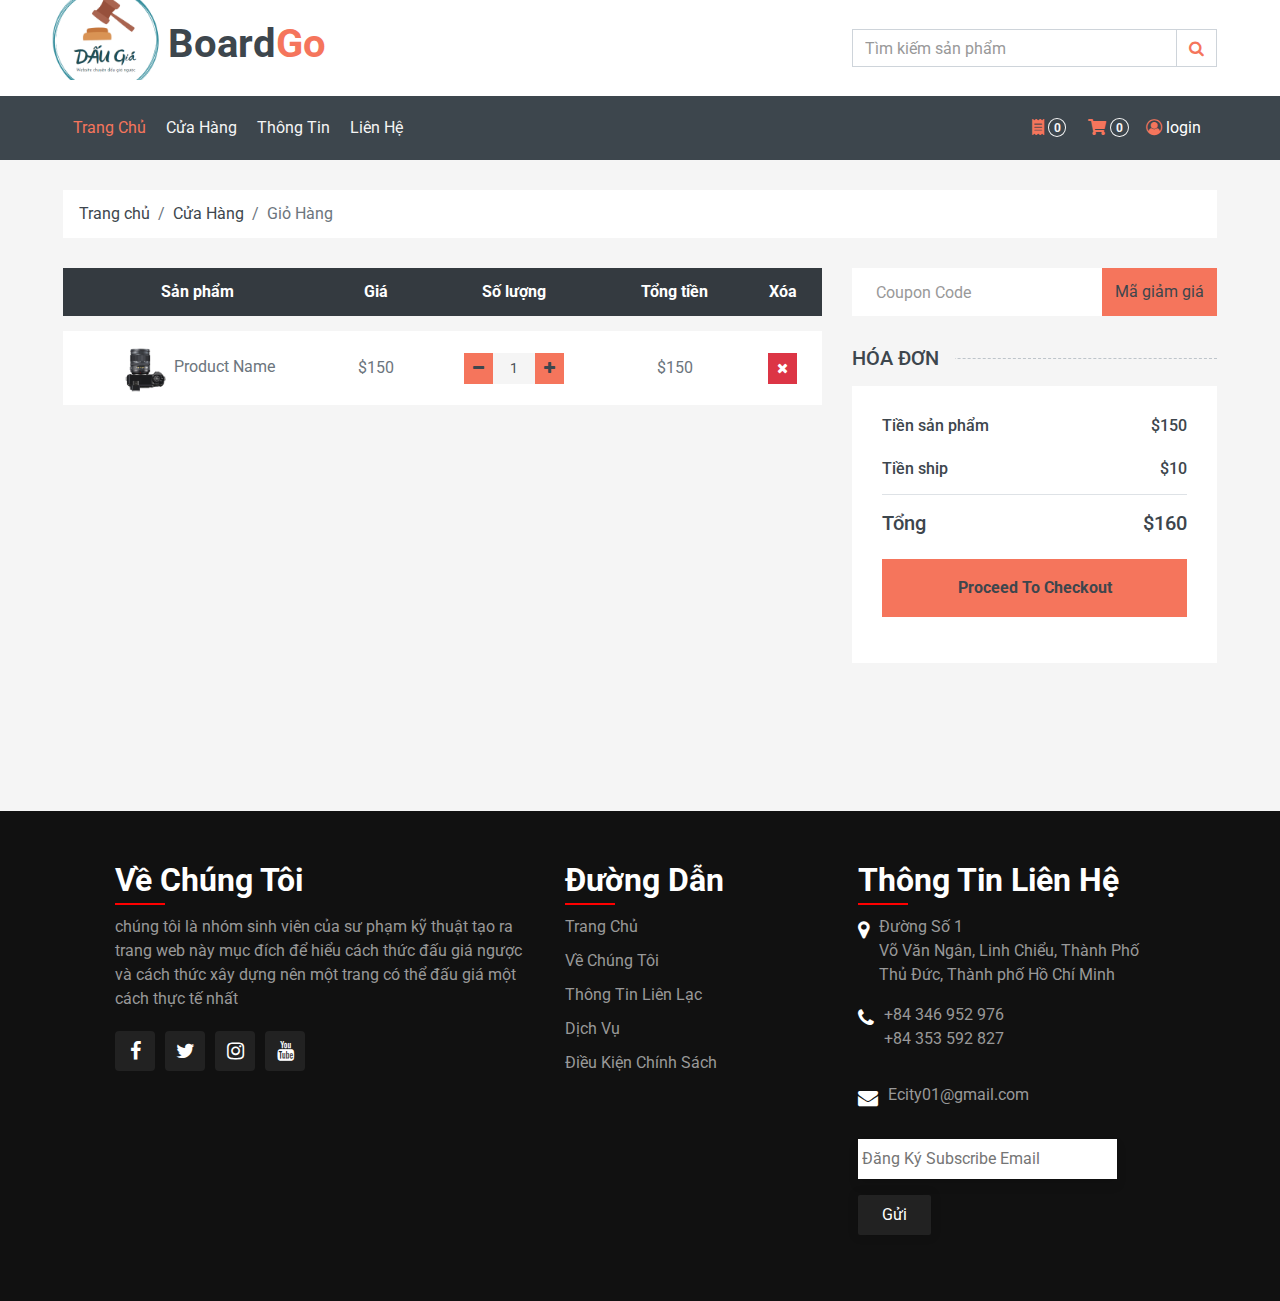
<file: cart.html>
<!DOCTYPE html>
<html lang="en">

<head>
    <meta charset="utf-8">
    <title>BoardGo</title>
    <meta content="width=device-width, initial-scale=1.0" name="viewport">
    <meta content="Free HTML Templates" name="keywords">
    <meta content="Free HTML Templates" name="description">

    <!-- Favicon -->
    <link href="image/logo.png" rel="icon">

    <!-- Google Web Fonts -->
    <link rel="preconnect" href="https://fonts.gstatic.com">
    <link href="https://fonts.googleapis.com/css2?family=Roboto:wght@400;500;700&display=swap" rel="stylesheet">  

    <!-- Font Awesome -->
    <link href="https://cdnjs.cloudflare.com/ajax/libs/font-awesome/5.10.0/css/all.min.css" rel="stylesheet">

    <!-- Libraries Stylesheet -->
    <link href="lib/animate/animate.min.css" rel="stylesheet">
    <link href="lib/owlcarousel/assets/owl.carousel.min.css" rel="stylesheet">

    <!-- Customized Bootstrap Stylesheet -->
    <link href="css/style.css" rel="stylesheet">
    <link rel="stylesheet" href="https://stackpath.bootstrapcdn.com/font-awesome/4.7.0/css/font-awesome.min.css">
    <link rel="stylesheet" href="./css/footer.css">
</head>

<body>
    <!-- Topbar Start -->
    <div class="container-fluid ">
        <div class="row align-items-center bg-light px-xl-5 d-none d-lg-flex flex-between">
            <div class="col-lg-4">
                <a href="" class="text-decoration-none">
                    <div class="row">
                        <div class="logo-shop">
                            <img src="./img/logo.png" alt="logoweb">
                        </div>
                        <!-- <span class="h1 text-uppercase text-primary bg-dark px-2">BoardGo</span> -->
                        <span class="h1 text-center align-center-logo ">Board<span class="text-primary">Go</span></span>
                    </div>

                </a>
            </div>
            <div class="col-lg-4 col-6 text-left">
                <form action="">
                    <div class="input-group">
                        <input type="text" class="form-control" placeholder="Tìm kiếm sản phẩm">
                        <div class="input-group-append">
                            <span class="input-group-text bg-transparent text-primary">
                                <i class="fa fa-search"></i>
                            </span>
                        </div>
                    </div>
                </form>
            </div>
        </div>
    </div>
    <!-- Topbar End -->

    <!-- Navbar Start -->
    <div class="container-fluid bg-dark mb-30">
        <div class="row px-xl-5">
            <div class="col-lg-12">
                <nav class="navbar navbar-expand-lg bg-dark navbar-dark py-3 py-lg-0 px-0">
                    <a href="" class="text-decoration-none d-block d-lg-none">
                        <!-- <span class="h1 text-uppercase text-dark bg-light px-2">Multi</span>
                        <span class="h1 text-uppercase text-light bg-primary px-2 ml-n1">Shop</span> -->
                        <span class="h1 text-center align-center-logo text-white ">Board<span class="text-primary">Go</span></span>
                    </a>
                    <button type="button" class="navbar-toggler" data-toggle="collapse" data-target="#navbarCollapse">
                        <span class="navbar-toggler-icon"></span>
                    </button>
                    <div class="collapse navbar-collapse justify-content-between" id="navbarCollapse">
                        <div class="navbar-nav mr-auto py-0">
                            <a href="index.html" class="nav-item nav-link active">Trang Chủ</a>
                            <a href="shop.html" class="nav-item nav-link">Cửa Hàng</a>
                            
                            <a href="/userInfor.html" class="nav-item nav-link">Thông Tin</a>
                                
                            
                            <a href="contact.html" class="nav-item nav-link">Liên Hệ</a>
                        </div>
                        <div class="navbar-nav ml-auto py-0 d-none d-lg-block">
                            <a href="receipt.html" class="btn px-0 ml-3">
                                <i class="fas fa-receipt text-primary"></i>
                                <span class="badge text-secondary border border-secondary rounded-circle" style="padding-bottom: 2px;">0</span>
                            </a>
                            <a href="cart.html" class="btn px-0 ml-3">
                                <i class="fas fa-shopping-cart text-primary"></i>
                                <span class="badge text-secondary border border-secondary rounded-circle" style="padding-bottom: 2px;">0</span>
                            </a>
                        </div>
                        <div id="navbar-nav mr-auto py-0">
                            <a class="nav-item nav-link" href="./login/user/loginUser.html" >
                                <i class="fa fa-user-circle-o" aria-hidden="true"></i>
                                <p style="color:white; display: inline;">login</p></a>
                            <!-- <a href="" class="nav-item nav-link">Vu Hung</a>
                            <a href="" class="nav-item nav-link">LOGOUT</a> -->
                        </div>
                    </div>
                </nav>
            </div>
        </div>
    </div>
    <!-- Navbar End -->


    <!-- Breadcrumb Start -->
    <div class="container-fluid">
        <div class="row px-xl-5">
            <div class="col-12">
                <nav class="breadcrumb bg-light mb-30">
                    <a class="breadcrumb-item text-dark" href="#">Trang chủ </a>
                    <a class="breadcrumb-item text-dark" href="#">Cửa Hàng</a>
                    <span class="breadcrumb-item active">Giỏ Hàng</span>
                </nav>
            </div>
        </div>
    </div>
    <!-- Breadcrumb End -->


    <!-- Cart Start -->
    <div class="container-fluid">
        <div class="row px-xl-5">
            <div class="col-lg-8 table-responsive mb-5">
                <table class="table table-light table-borderless table-hover text-center mb-0">
                    <thead class="thead-dark">
                        <tr>
                            <th>Sản phẩm</th>
                            <th>Giá</th>
                            <th>Số lượng</th>
                            <th>Tổng tiền</th>
                            <th>Xóa</th>
                        </tr>
                    </thead>
                    <tbody class="align-middle">
                        <tr>
                            <td class="align-middle"><img src="img/product-1.jpg" alt="" style="width: 50px;"> Product Name</td>
                            <td class="align-middle">$150</td>
                            <td class="align-middle">
                                <div class="input-group quantity mx-auto" style="width: 100px;">
                                    <div class="input-group-btn">
                                        <button class="btn btn-sm btn-primary btn-minus" >
                                        <i class="fa fa-minus"></i>
                                        </button>
                                    </div>
                                    <input type="text" class="form-control form-control-sm bg-secondary border-0 text-center" value="1">
                                    <div class="input-group-btn">
                                        <button class="btn btn-sm btn-primary btn-plus">
                                            <i class="fa fa-plus"></i>
                                        </button>
                                    </div>
                                </div>
                            </td>
                            <td class="align-middle">$150</td>
                            <td class="align-middle"><button class="btn btn-sm btn-danger"><i class="fa fa-times"></i></button></td>
                        </tr>
                        
                    </tbody>
                </table>
            </div>
            <div class="col-lg-4">
                <form class="mb-30" action="">
                    <div class="input-group">
                        <input type="text" class="form-control border-0 p-4" placeholder="Coupon Code">
                        <div class="input-group-append">
                            <button class="btn btn-primary">Mã giảm giá</button>
                        </div>
                    </div>
                </form>
                <h5 class="section-title position-relative text-uppercase mb-3"><span class="bg-secondary pr-3">Hóa đơn</span></h5>
                <div class="bg-light p-30 mb-5">
                    <div class="border-bottom pb-2">
                        <div class="d-flex justify-content-between mb-3">
                            <h6>Tiền sản phẩm</h6>
                            <h6>$150</h6>
                        </div>
                        <div class="d-flex justify-content-between">
                            <h6 class="font-weight-medium">Tiền ship</h6>
                            <h6 class="font-weight-medium">$10</h6>
                        </div>
                    </div>
                    <div class="pt-2">
                        <div class="d-flex justify-content-between mt-2">
                            <h5>Tổng</h5>
                            <h5>$160</h5>
                        </div>
                        <button class="btn btn-block btn-primary font-weight-bold my-3 py-3">Proceed To Checkout</button>
                    </div>
                </div>
            </div>
        </div>
    </div>
    <!-- Cart End -->


    <!-- Footer Start -->
    <!-- <div class="container-fluid bg-dark text-secondary mt-5 pt-5">
        <div class="row px-xl-5 pt-5">
            <div class="col-lg-4 col-md-12 mb-5 pr-3 pr-xl-5">
                <h5 class="text-secondary text-uppercase mb-4">Get In Touch</h5>
                <p class="mb-4">No dolore ipsum accusam no lorem. Invidunt sed clita kasd clita et et dolor sed dolor. Rebum tempor no vero est magna amet no</p>
                <p class="mb-2"><i class="fa fa-map-marker-alt text-primary mr-3"></i>123 Street, New York, USA</p>
                <p class="mb-2"><i class="fa fa-envelope text-primary mr-3"></i>info@example.com</p>
                <p class="mb-0"><i class="fa fa-phone-alt text-primary mr-3"></i>+012 345 67890</p>
            </div>
            <div class="col-lg-8 col-md-12">
                <div class="row">
                    <div class="col-md-4 mb-5">
                        <h5 class="text-secondary text-uppercase mb-4">Quick Shop</h5>
                        <div class="d-flex flex-column justify-content-start">
                            <a class="text-secondary mb-2" href="#"><i class="fa fa-angle-right mr-2"></i>Trang Chủ</a>
                            <a class="text-secondary mb-2" href="#"><i class="fa fa-angle-right mr-2"></i>Về chúng tôi</a>
                            <a class="text-secondary mb-2" href="#"><i class="fa fa-angle-right mr-2"></i>Danh sách sản phẩm</a>
                            <a class="text-secondary mb-2" href="#"><i class="fa fa-angle-right mr-2"></i>Giỏ hàng</a>
                            <a class="text-secondary" href="#"><i class="fa fa-angle-right mr-2"></i>Liên hệ</a>
                        </div>
                    </div>
                    <div class="col-md-4 mb-5">
                        <h5 class="text-secondary text-uppercase mb-4">My Account</h5>
                        <div class="d-flex flex-column justify-content-start">
                            <a class="text-secondary mb-2" href="#"><i class="fa fa-angle-right mr-2"></i>Trang Chủ</a>
                            <a class="text-secondary mb-2" href="#"><i class="fa fa-angle-right mr-2"></i>Về chúng tôi</a>
                            <a class="text-secondary mb-2" href="#"><i class="fa fa-angle-right mr-2"></i>Danh sách sản phẩm</a>
                            <a class="text-secondary mb-2" href="#"><i class="fa fa-angle-right mr-2"></i>Giỏ hàng</a>
                            <a class="text-secondary" href="#"><i class="fa fa-angle-right mr-2"></i>Liên hệ</a>
                        </div>
                    </div>
                    <div class="col-md-4 mb-5">
                        <h5 class="text-secondary text-uppercase mb-4">Newsletter</h5>
                        <p>Duo stet tempor ipsum sit amet magna ipsum tempor est</p>
                        <form action="">
                            <div class="input-group">
                                <input type="text" class="form-control" placeholder="Your Email Address">
                                <div class="input-group-append">
                                    <button class="btn btn-primary">Sign Up</button>
                                </div>
                            </div>
                        </form>
                        <h6 class="text-secondary text-uppercase mt-4 mb-3">Follow Us</h6>
                        <div class="d-flex">
                            <a class="btn btn-primary btn-square mr-2" href="#"><i class="fab fa-twitter"></i></a>
                            <a class="btn btn-primary btn-square mr-2" href="#"><i class="fab fa-facebook-f"></i></a>
                            <a class="btn btn-primary btn-square mr-2" href="#"><i class="fab fa-linkedin-in"></i></a>
                            <a class="btn btn-primary btn-square" href="#"><i class="fab fa-instagram"></i></a>
                        </div>
                    </div>
                </div>
            </div>
        </div>
        <div class="row border-top mx-xl-5 py-4" style="border-color: rgba(256, 256, 256, .1) !important;">
            <div class="col-md-6 px-xl-0">
                <p class="mb-md-0 text-center text-md-left text-secondary">
                    &copy; <a class="text-primary" href="#">Domain</a>. All Rights Reserved. Designed
                    by
                    <a class="text-primary" href="https://htmlcodex.com">HTML Codex</a>
                </p>
            </div>
            <div class="col-md-6 px-xl-0 text-center text-md-right">
                <img class="img-fluid" src="img/payments.png" alt="">
            </div>
        </div>
    </div> -->
    <!-- Footer End -->
    <!--Footernew Start-->
    <footer>
        <div class="container">
            <!--Bắt Đầu Nội Dung Giới Thiệu-->
            <div class="noi-dung about">
                <h2>Về Chúng Tôi</h2>
                <p>chúng tôi là nhóm sinh viên của sư phạm kỹ thuật tạo ra trang web này mục đích để
                  hiểu cách thức đấu giá ngược và cách thức xây dựng nên một trang có thể đấu giá một cách thực tế
                  nhất
                </p>
                <ul class="social-icon">
                    <li><a href=""><i class="fa fa-facebook"></i></a></li>
                    <li><a href=""><i class="fa fa-twitter"></i></a></li>
                    <li><a href=""><i class="fa fa-instagram"></i></a></li>
                    <li><a href=""><i class="fa fa-youtube"></i></a></li>
                </ul>
            </div>
            <!--Kết Thúc Nội Dung Giới Thiệu-->
            <!--Bắt Đầu Nội Dung Đường Dẫn-->
            <div class="noi-dung links">
                <h2>Đường Dẫn</h2>
                <ul>
                    <li><a href="#">Trang Chủ</a></li>
                    <li><a href="#">Về Chúng Tôi</a></li>
                    <li><a href="#">Thông Tin Liên Lạc</a></li>
                    <li><a href="#">Dịch Vụ</a></li>
                    <li><a href="#">Điều Kiện Chính Sách</a></li>
                </ul>
            </div>
            <!--Kết Thúc Nội Dung Đường Dẫn-->
            <!--Bắt Đâu Nội Dung Liên Hệ-->
            <div class="noi-dung contact">
                <h2>Thông Tin Liên Hệ</h2>
                <ul class="info">
                    <li>
                        <span><i class="fa fa-map-marker"></i></span>
                        <span>Đường Số 1<br />
                            Võ Văn Ngân, Linh Chiểu, Thành Phố Thủ Đức, Thành phố Hồ Chí Minh</span>
                    </li>
                    <li>
                        <span><i class="fa fa-phone"></i></span>
                        <p><a href="#">+84 346 952 976</a>
                            <br />
                            <a href="#">+84 353 592 827</a></p>
                    </li>
                    <li>
                        <span><i class="fa fa-envelope"></i></span>
                        <p><a href="#">Ecity01@gmail.com</a></p>
                   </li>
                    <li>
                        <form class="form">
                            <input type="email" class="form__field" placeholder="Đăng Ký Subscribe Email" />
                            <button type="button" class="btn btn--primary  uppercase">Gửi</button>
                        </form>
                    </li>
                </ul>
            </div>
            <!--Kết Thúc Nội Dung Liên Hệ-->
        </div>
    </footer>
    <!-- Footernew End -->

    <!-- Back to Top -->
    <a href="#" class="btn btn-primary back-to-top"><i class="fa fa-angle-double-up"></i></a>


    <!-- JavaScript Libraries -->
    <script src="https://code.jquery.com/jquery-3.4.1.min.js"></script>
    <script src="https://stackpath.bootstrapcdn.com/bootstrap/4.4.1/js/bootstrap.bundle.min.js"></script>
    <script src="lib/easing/easing.min.js"></script>
    <script src="lib/owlcarousel/owl.carousel.min.js"></script>

    <!-- Contact Javascript File -->
    <script src="mail/jqBootstrapValidation.min.js"></script>
    <script src="mail/contact.js"></script>

    <!-- Template Javascript -->
    <script src="js/main.js"></script>
</body>

</html>
</file>
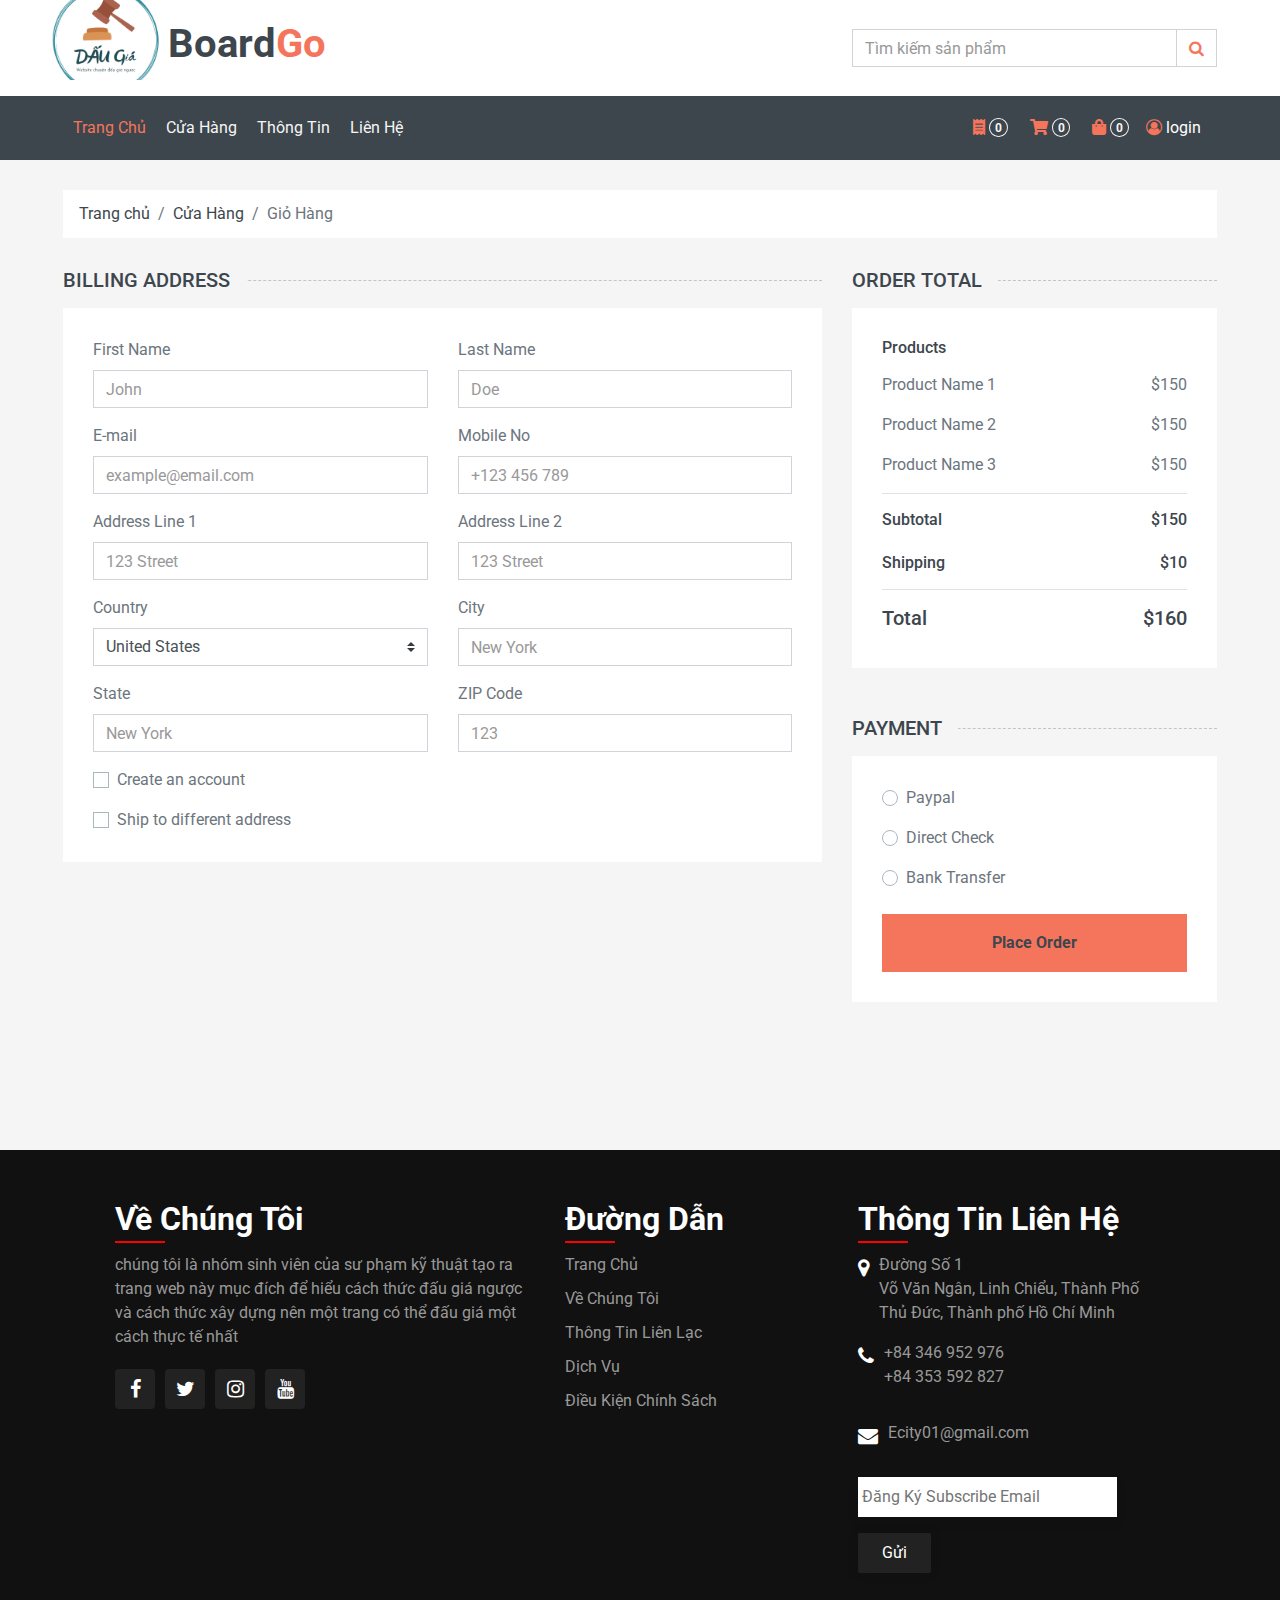
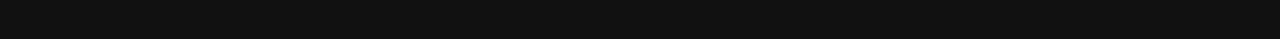
<file: checkout.html>
<!DOCTYPE html>
<html lang="en">

<head>
    <meta charset="utf-8">
    <title>BoardGo</title>
    <meta content="width=device-width, initial-scale=1.0" name="viewport">
    <meta content="Free HTML Templates" name="keywords">
    <meta content="Free HTML Templates" name="description">

    <!-- Favicon -->
    <link href="image/logo.png" rel="icon">

    <!-- Google Web Fonts -->
    <link rel="preconnect" href="https://fonts.gstatic.com">
    <link href="https://fonts.googleapis.com/css2?family=Roboto:wght@400;500;700&display=swap" rel="stylesheet">  

    <!-- Font Awesome -->
    <link href="https://cdnjs.cloudflare.com/ajax/libs/font-awesome/5.10.0/css/all.min.css" rel="stylesheet">

    <!-- Libraries Stylesheet -->
    <link href="lib/animate/animate.min.css" rel="stylesheet">
    <link href="lib/owlcarousel/assets/owl.carousel.min.css" rel="stylesheet">

    <!-- Customized Bootstrap Stylesheet -->
    <link href="css/style.css" rel="stylesheet">
    <link rel="stylesheet" href="https://stackpath.bootstrapcdn.com/font-awesome/4.7.0/css/font-awesome.min.css">
    <link rel="stylesheet" href="./css/footer.css">
</head>

<body>
   <!-- Topbar Start -->
   <div class="container-fluid ">
    <div class="row align-items-center bg-light px-xl-5 d-none d-lg-flex flex-between">
        <div class="col-lg-4">
            <a href="" class="text-decoration-none">
                <div class="row">
                    <div class="logo-shop">
                        <img src="./img/logo.png" alt="logoweb">
                    </div>
                    <!-- <span class="h1 text-uppercase text-primary bg-dark px-2">BoardGo</span> -->
                    <span class="h1 text-center align-center-logo ">Board<span class="text-primary">Go</span></span>
                </div>

            </a>
        </div>
        <div class="col-lg-4 col-6 text-left">
            <form action="">
                <div class="input-group">
                    <input type="text" class="form-control" placeholder="Tìm kiếm sản phẩm">
                    <div class="input-group-append">
                        <span class="input-group-text bg-transparent text-primary">
                            <i class="fa fa-search"></i>
                        </span>
                    </div>
                </div>
            </form>
        </div>
    </div>
</div>
<!-- Topbar End -->

 <!-- Navbar Start -->
 <div class="container-fluid bg-dark mb-30">
    <div class="row px-xl-5">
        <div class="col-lg-12">
            <nav class="navbar navbar-expand-lg bg-dark navbar-dark py-3 py-lg-0 px-0">
                <a href="" class="text-decoration-none d-block d-lg-none">
                    <!-- <span class="h1 text-uppercase text-dark bg-light px-2">Multi</span>
                    <span class="h1 text-uppercase text-light bg-primary px-2 ml-n1">Shop</span> -->
                    <span class="h1 text-center align-center-logo text-white ">Board<span class="text-primary">Go</span></span>
                </a>
                <button type="button" class="navbar-toggler" data-toggle="collapse" data-target="#navbarCollapse">
                    <span class="navbar-toggler-icon"></span>
                </button>
                <div class="collapse navbar-collapse justify-content-between" id="navbarCollapse">
                    <div class="navbar-nav mr-auto py-0">
                        <a href="index.html" class="nav-item nav-link active">Trang Chủ</a>
                        <a href="shop.html" class="nav-item nav-link">Cửa Hàng</a>
                        
                        <a href="/userInfor.html" class="nav-item nav-link">Thông Tin</a>
                            
                        
                        <a href="contact.html" class="nav-item nav-link">Liên Hệ</a>
                    </div>
                    <div class="navbar-nav ml-auto py-0 d-none d-lg-block">
                        <a href="receipt.html" class="btn px-0 ml-3">
                            <i class="fas fa-receipt text-primary"></i>
                            <span class="badge text-secondary border border-secondary rounded-circle" style="padding-bottom: 2px;">0</span>
                        </a>
                        <a href="cart.html" class="btn px-0 ml-3">
                            <i class="fas fa-shopping-cart text-primary"></i>
                            <span class="badge text-secondary border border-secondary rounded-circle" style="padding-bottom: 2px;">0</span>
                        </a>
                        <a href="/managerProduct.html" class="btn px-0 ml-3">
                            <i class="fas fa-shopping-bag text-primary"></i>
                            <span class="badge text-secondary border border-secondary rounded-circle" style="padding-bottom: 2px;">0</span>
                        </a>
                    </div>
                    <div id="navbar-nav mr-auto py-0">
                        <a class="nav-item nav-link" href="./login/user/loginUser.html">
                            <i class="fa fa-user-circle-o" aria-hidden="true"></i>
                            <p style="color:white; display: inline;">login</p></a>
                        <!-- <a href="" class="nav-item nav-link">Vu Hung</a>
                        <a href="" class="nav-item nav-link">LOGOUT</a> -->
                    </div>
                </div>
            </nav>
        </div>
    </div>
</div>
<!-- Navbar End -->

    <!-- Breadcrumb Start -->
    <div class="container-fluid">
        <div class="row px-xl-5">
            <div class="col-12">
                <nav class="breadcrumb bg-light mb-30">
                    <a class="breadcrumb-item text-dark" href="#">Trang chủ </a>
                    <a class="breadcrumb-item text-dark" href="#">Cửa Hàng</a>
                    <span class="breadcrumb-item active">Giỏ Hàng</span>
                </nav>
            </div>
        </div>
    </div>
    <!-- Breadcrumb End -->


    <!-- Checkout Start -->
    <div class="container-fluid">
        <div class="row px-xl-5">
            <div class="col-lg-8">
                <h5 class="section-title position-relative text-uppercase mb-3"><span class="bg-secondary pr-3">Billing Address</span></h5>
                <div class="bg-light p-30 mb-5">
                    <div class="row">
                        <div class="col-md-6 form-group">
                            <label>First Name</label>
                            <input class="form-control" type="text" placeholder="John">
                        </div>
                        <div class="col-md-6 form-group">
                            <label>Last Name</label>
                            <input class="form-control" type="text" placeholder="Doe">
                        </div>
                        <div class="col-md-6 form-group">
                            <label>E-mail</label>
                            <input class="form-control" type="text" placeholder="example@email.com">
                        </div>
                        <div class="col-md-6 form-group">
                            <label>Mobile No</label>
                            <input class="form-control" type="text" placeholder="+123 456 789">
                        </div>
                        <div class="col-md-6 form-group">
                            <label>Address Line 1</label>
                            <input class="form-control" type="text" placeholder="123 Street">
                        </div>
                        <div class="col-md-6 form-group">
                            <label>Address Line 2</label>
                            <input class="form-control" type="text" placeholder="123 Street">
                        </div>
                        <div class="col-md-6 form-group">
                            <label>Country</label>
                            <select class="custom-select">
                                <option selected>United States</option>
                                <option>Afghanistan</option>
                                <option>Albania</option>
                                <option>Algeria</option>
                            </select>
                        </div>
                        <div class="col-md-6 form-group">
                            <label>City</label>
                            <input class="form-control" type="text" placeholder="New York">
                        </div>
                        <div class="col-md-6 form-group">
                            <label>State</label>
                            <input class="form-control" type="text" placeholder="New York">
                        </div>
                        <div class="col-md-6 form-group">
                            <label>ZIP Code</label>
                            <input class="form-control" type="text" placeholder="123">
                        </div>
                        <div class="col-md-12 form-group">
                            <div class="custom-control custom-checkbox">
                                <input type="checkbox" class="custom-control-input" id="newaccount">
                                <label class="custom-control-label" for="newaccount">Create an account</label>
                            </div>
                        </div>
                        <div class="col-md-12">
                            <div class="custom-control custom-checkbox">
                                <input type="checkbox" class="custom-control-input" id="shipto">
                                <label class="custom-control-label" for="shipto"  data-toggle="collapse" data-target="#shipping-address">Ship to different address</label>
                            </div>
                        </div>
                    </div>
                </div>
                <div class="collapse mb-5" id="shipping-address">
                    <h5 class="section-title position-relative text-uppercase mb-3"><span class="bg-secondary pr-3">Shipping Address</span></h5>
                    <div class="bg-light p-30">
                        <div class="row">
                            <div class="col-md-6 form-group">
                                <label>First Name</label>
                                <input class="form-control" type="text" placeholder="John">
                            </div>
                            <div class="col-md-6 form-group">
                                <label>Last Name</label>
                                <input class="form-control" type="text" placeholder="Doe">
                            </div>
                            <div class="col-md-6 form-group">
                                <label>E-mail</label>
                                <input class="form-control" type="text" placeholder="example@email.com">
                            </div>
                            <div class="col-md-6 form-group">
                                <label>Mobile No</label>
                                <input class="form-control" type="text" placeholder="+123 456 789">
                            </div>
                            <div class="col-md-6 form-group">
                                <label>Address Line 1</label>
                                <input class="form-control" type="text" placeholder="123 Street">
                            </div>
                            <div class="col-md-6 form-group">
                                <label>Address Line 2</label>
                                <input class="form-control" type="text" placeholder="123 Street">
                            </div>
                            <div class="col-md-6 form-group">
                                <label>Country</label>
                                <select class="custom-select">
                                    <option selected>United States</option>
                                    <option>Afghanistan</option>
                                    <option>Albania</option>
                                    <option>Algeria</option>
                                </select>
                            </div>
                            <div class="col-md-6 form-group">
                                <label>City</label>
                                <input class="form-control" type="text" placeholder="New York">
                            </div>
                            <div class="col-md-6 form-group">
                                <label>State</label>
                                <input class="form-control" type="text" placeholder="New York">
                            </div>
                            <div class="col-md-6 form-group">
                                <label>ZIP Code</label>
                                <input class="form-control" type="text" placeholder="123">
                            </div>
                        </div>
                    </div>
                </div>
            </div>
            <div class="col-lg-4">
                <h5 class="section-title position-relative text-uppercase mb-3"><span class="bg-secondary pr-3">Order Total</span></h5>
                <div class="bg-light p-30 mb-5">
                    <div class="border-bottom">
                        <h6 class="mb-3">Products</h6>
                        <div class="d-flex justify-content-between">
                            <p>Product Name 1</p>
                            <p>$150</p>
                        </div>
                        <div class="d-flex justify-content-between">
                            <p>Product Name 2</p>
                            <p>$150</p>
                        </div>
                        <div class="d-flex justify-content-between">
                            <p>Product Name 3</p>
                            <p>$150</p>
                        </div>
                    </div>
                    <div class="border-bottom pt-3 pb-2">
                        <div class="d-flex justify-content-between mb-3">
                            <h6>Subtotal</h6>
                            <h6>$150</h6>
                        </div>
                        <div class="d-flex justify-content-between">
                            <h6 class="font-weight-medium">Shipping</h6>
                            <h6 class="font-weight-medium">$10</h6>
                        </div>
                    </div>
                    <div class="pt-2">
                        <div class="d-flex justify-content-between mt-2">
                            <h5>Total</h5>
                            <h5>$160</h5>
                        </div>
                    </div>
                </div>
                <div class="mb-5">
                    <h5 class="section-title position-relative text-uppercase mb-3"><span class="bg-secondary pr-3">Payment</span></h5>
                    <div class="bg-light p-30">
                        <div class="form-group">
                            <div class="custom-control custom-radio">
                                <input type="radio" class="custom-control-input" name="payment" id="paypal">
                                <label class="custom-control-label" for="paypal">Paypal</label>
                            </div>
                        </div>
                        <div class="form-group">
                            <div class="custom-control custom-radio">
                                <input type="radio" class="custom-control-input" name="payment" id="directcheck">
                                <label class="custom-control-label" for="directcheck">Direct Check</label>
                            </div>
                        </div>
                        <div class="form-group mb-4">
                            <div class="custom-control custom-radio">
                                <input type="radio" class="custom-control-input" name="payment" id="banktransfer">
                                <label class="custom-control-label" for="banktransfer">Bank Transfer</label>
                            </div>
                        </div>
                        <button class="btn btn-block btn-primary font-weight-bold py-3">Place Order</button>
                    </div>
                </div>
            </div>
        </div>
    </div>
    <!-- Checkout End -->


    <!-- Footer Start -->
    <!-- <div class="container-fluid bg-dark text-secondary mt-5 pt-5">
        <div class="row px-xl-5 pt-5">
            <div class="col-lg-4 col-md-12 mb-5 pr-3 pr-xl-5">
                <h5 class="text-secondary text-uppercase mb-4">Get In Touch</h5>
                <p class="mb-4">No dolore ipsum accusam no lorem. Invidunt sed clita kasd clita et et dolor sed dolor. Rebum tempor no vero est magna amet no</p>
                <p class="mb-2"><i class="fa fa-map-marker-alt text-primary mr-3"></i>123 Street, New York, USA</p>
                <p class="mb-2"><i class="fa fa-envelope text-primary mr-3"></i>info@example.com</p>
                <p class="mb-0"><i class="fa fa-phone-alt text-primary mr-3"></i>+012 345 67890</p>
            </div>
            <div class="col-lg-8 col-md-12">
                <div class="row">
                    <div class="col-md-4 mb-5">
                        <h5 class="text-secondary text-uppercase mb-4">Quick Shop</h5>
                        <div class="d-flex flex-column justify-content-start">
                            <a class="text-secondary mb-2" href="#"><i class="fa fa-angle-right mr-2"></i>Trang Chủ</a>
                            <a class="text-secondary mb-2" href="#"><i class="fa fa-angle-right mr-2"></i>Về chúng tôi</a>
                            <a class="text-secondary mb-2" href="#"><i class="fa fa-angle-right mr-2"></i>Danh sách sản phẩm</a>
                            <a class="text-secondary mb-2" href="#"><i class="fa fa-angle-right mr-2"></i>Giỏ hàng</a>
                            <a class="text-secondary" href="#"><i class="fa fa-angle-right mr-2"></i>Liên hệ</a>
                        </div>
                    </div>
                    <div class="col-md-4 mb-5">
                        <h5 class="text-secondary text-uppercase mb-4">My Account</h5>
                        <div class="d-flex flex-column justify-content-start">
                            <a class="text-secondary mb-2" href="#"><i class="fa fa-angle-right mr-2"></i>Trang Chủ</a>
                            <a class="text-secondary mb-2" href="#"><i class="fa fa-angle-right mr-2"></i>Về chúng tôi</a>
                            <a class="text-secondary mb-2" href="#"><i class="fa fa-angle-right mr-2"></i>Danh sách sản phẩm</a>
                            <a class="text-secondary mb-2" href="#"><i class="fa fa-angle-right mr-2"></i>Giỏ hàng</a>
                            <a class="text-secondary" href="#"><i class="fa fa-angle-right mr-2"></i>Liên hệ</a>
                        </div>
                    </div>
                    <div class="col-md-4 mb-5">
                        <h5 class="text-secondary text-uppercase mb-4">Newsletter</h5>
                        <p>Duo stet tempor ipsum sit amet magna ipsum tempor est</p>
                        <form action="">
                            <div class="input-group">
                                <input type="text" class="form-control" placeholder="Your Email Address">
                                <div class="input-group-append">
                                    <button class="btn btn-primary">Sign Up</button>
                                </div>
                            </div>
                        </form>
                        <h6 class="text-secondary text-uppercase mt-4 mb-3">Follow Us</h6>
                        <div class="d-flex">
                            <a class="btn btn-primary btn-square mr-2" href="#"><i class="fab fa-twitter"></i></a>
                            <a class="btn btn-primary btn-square mr-2" href="#"><i class="fab fa-facebook-f"></i></a>
                            <a class="btn btn-primary btn-square mr-2" href="#"><i class="fab fa-linkedin-in"></i></a>
                            <a class="btn btn-primary btn-square" href="#"><i class="fab fa-instagram"></i></a>
                        </div>
                    </div>
                </div>
            </div>
        </div>
        <div class="row border-top mx-xl-5 py-4" style="border-color: rgba(256, 256, 256, .1) !important;">
            <div class="col-md-6 px-xl-0">
                <p class="mb-md-0 text-center text-md-left text-secondary">
                    &copy; <a class="text-primary" href="#">Domain</a>. All Rights Reserved. Designed
                    by
                    <a class="text-primary" href="https://htmlcodex.com">HTML Codex</a>
                </p>
            </div>
            <div class="col-md-6 px-xl-0 text-center text-md-right">
                <img class="img-fluid" src="img/payments.png" alt="">
            </div>
        </div>
    </div> -->
    <!-- Footer End -->
 <!--Footernew Start-->
    <footer>
        <div class="container">
            <!--Bắt Đầu Nội Dung Giới Thiệu-->
            <div class="noi-dung about">
                <h2>Về Chúng Tôi</h2>
                <p>chúng tôi là nhóm sinh viên của sư phạm kỹ thuật tạo ra trang web này mục đích để
                hiểu cách thức đấu giá ngược và cách thức xây dựng nên một trang có thể đấu giá một cách thực tế
                nhất
                </p>
                <ul class="social-icon">
                    <li><a href=""><i class="fa fa-facebook"></i></a></li>
                    <li><a href=""><i class="fa fa-twitter"></i></a></li>
                    <li><a href=""><i class="fa fa-instagram"></i></a></li>
                    <li><a href=""><i class="fa fa-youtube"></i></a></li>
                </ul>
            </div>
            <!--Kết Thúc Nội Dung Giới Thiệu-->
            <!--Bắt Đầu Nội Dung Đường Dẫn-->
            <div class="noi-dung links">
                <h2>Đường Dẫn</h2>
                <ul>
                    <li><a href="#">Trang Chủ</a></li>
                    <li><a href="#">Về Chúng Tôi</a></li>
                    <li><a href="#">Thông Tin Liên Lạc</a></li>
                    <li><a href="#">Dịch Vụ</a></li>
                    <li><a href="#">Điều Kiện Chính Sách</a></li>
                </ul>
            </div>
            <!--Kết Thúc Nội Dung Đường Dẫn-->
            <!--Bắt Đâu Nội Dung Liên Hệ-->
            <div class="noi-dung contact">
                <h2>Thông Tin Liên Hệ</h2>
                <ul class="info">
                    <li>
                        <span><i class="fa fa-map-marker"></i></span>
                        <span>Đường Số 1<br />
                            Võ Văn Ngân, Linh Chiểu, Thành Phố Thủ Đức, Thành phố Hồ Chí Minh</span>
                    </li>
                    <li>
                        <span><i class="fa fa-phone"></i></span>
                        <p><a href="#">+84 346 952 976</a>
                            <br />
                            <a href="#">+84 353 592 827</a></p>
                    </li>
                    <li>
                        <span><i class="fa fa-envelope"></i></span>
                        <p><a href="#">Ecity01@gmail.com</a></p>
                </li>
                    <li>
                        <form class="form">
                            <input type="email" class="form__field" placeholder="Đăng Ký Subscribe Email" />
                            <button type="button" class="btn btn--primary  uppercase">Gửi</button>
                        </form>
                    </li>
                </ul>
            </div>
            <!--Kết Thúc Nội Dung Liên Hệ-->
        </div>
    </footer>
    <!-- Footernew End -->

    <!-- Back to Top -->
    <a href="#" class="btn btn-primary back-to-top"><i class="fa fa-angle-double-up"></i></a>


    <!-- JavaScript Libraries -->
    <script src="https://code.jquery.com/jquery-3.4.1.min.js"></script>
    <script src="https://stackpath.bootstrapcdn.com/bootstrap/4.4.1/js/bootstrap.bundle.min.js"></script>
    <script src="lib/easing/easing.min.js"></script>
    <script src="lib/owlcarousel/owl.carousel.min.js"></script>

    <!-- Contact Javascript File -->
    <script src="mail/jqBootstrapValidation.min.js"></script>
    <script src="mail/contact.js"></script>

    <!-- Template Javascript -->
    <script src="js/main.js"></script>
</body>

</html>
</file>
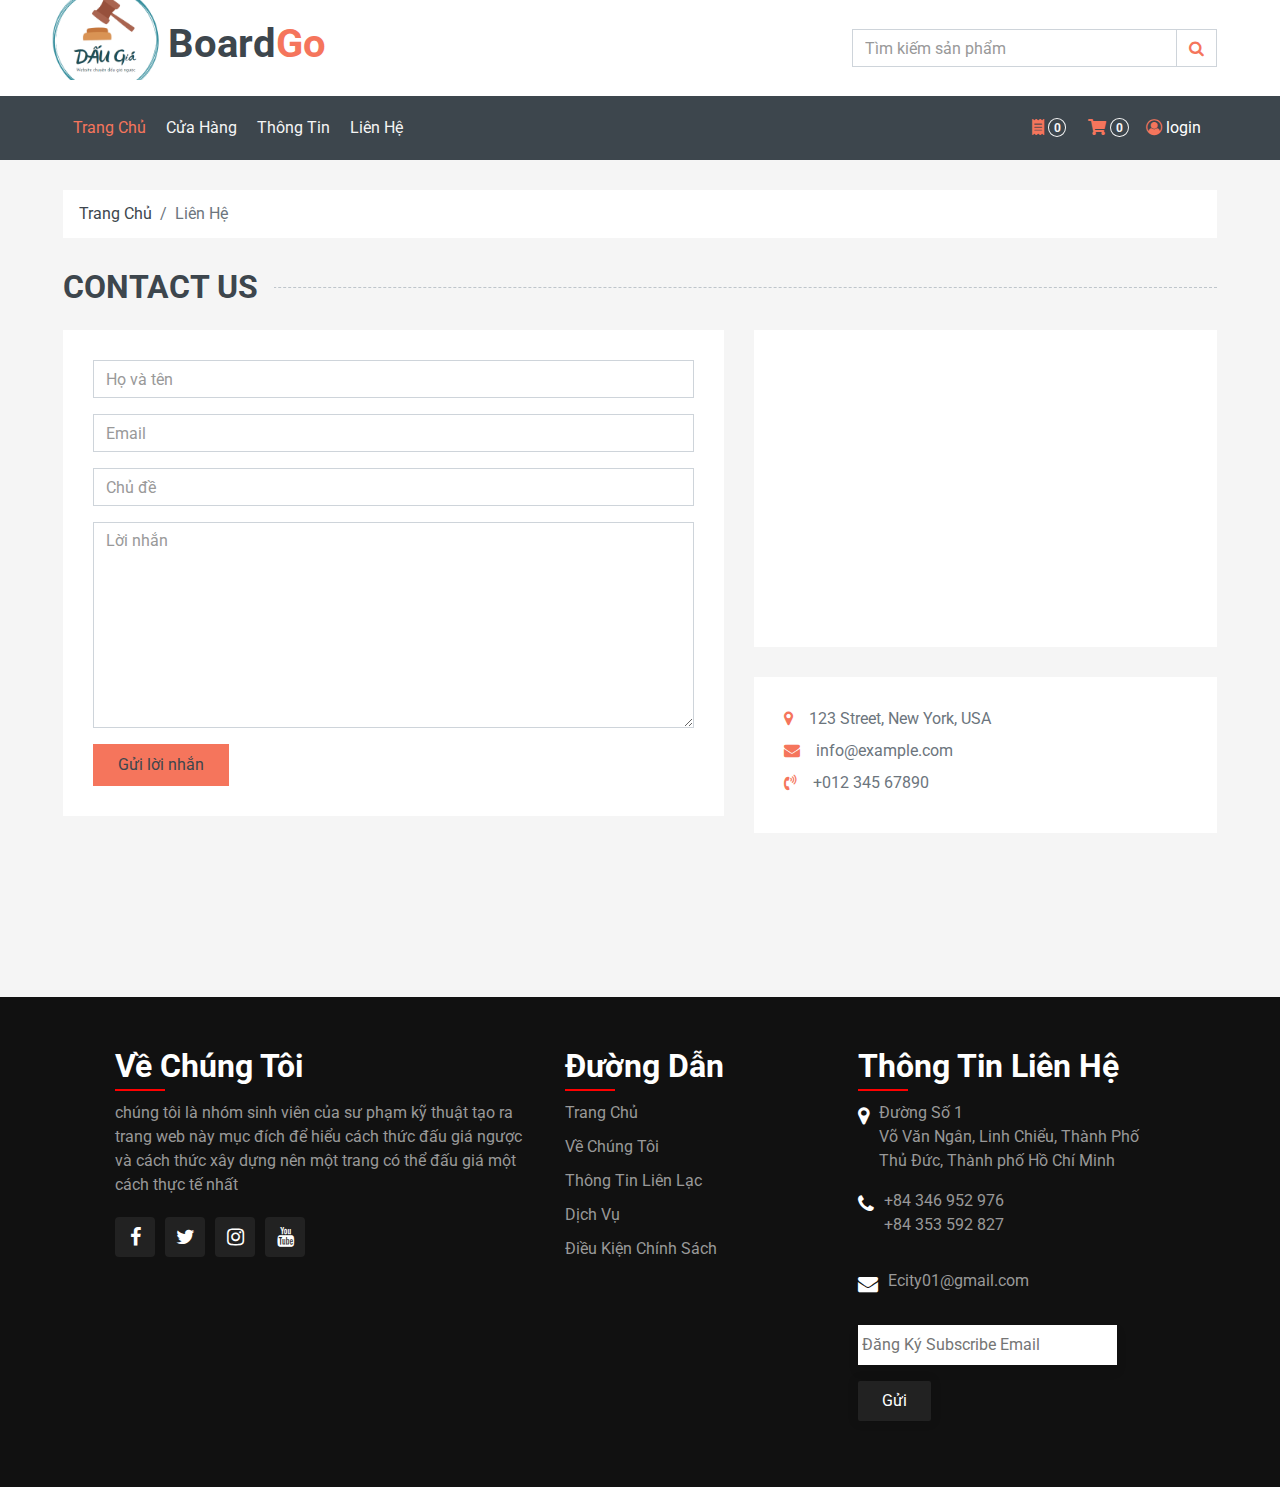
<file: contact.html>
<!DOCTYPE html>
<html lang="en">

<head>
    <meta charset="utf-8">
    <title>BoardGo</title>
    <meta content="width=device-width, initial-scale=1.0" name="viewport">
    <meta content="Free HTML Templates" name="keywords">
    <meta content="Free HTML Templates" name="description">

    <!-- Favicon -->
    <link href="image/logo.png" rel="icon">

    <!-- Google Web Fonts -->
    <link rel="preconnect" href="https://fonts.gstatic.com">
    <link href="https://fonts.googleapis.com/css2?family=Roboto:wght@400;500;700&display=swap" rel="stylesheet">  

    <!-- Font Awesome -->
    <link href="https://cdnjs.cloudflare.com/ajax/libs/font-awesome/5.10.0/css/all.min.css" rel="stylesheet">

    <!-- Libraries Stylesheet -->
    <link href="lib/animate/animate.min.css" rel="stylesheet">
    <link href="lib/owlcarousel/assets/owl.carousel.min.css" rel="stylesheet">

    <!-- Customized Bootstrap Stylesheet -->
    <link href="css/style.css" rel="stylesheet">
    <link rel="stylesheet" href="./css/footer.css">
    <link rel="stylesheet" href="https://stackpath.bootstrapcdn.com/font-awesome/4.7.0/css/font-awesome.min.css">
</head>

<body>
    <!-- Topbar Start -->
    <div class="container-fluid ">
        <div class="row align-items-center bg-light px-xl-5 d-none d-lg-flex flex-between">
            <div class="col-lg-4">
                <a href="" class="text-decoration-none">
                    <div class="row">
                        <div class="logo-shop">
                            <img src="./img/logo.png" alt="logoweb">
                        </div>
                        <!-- <span class="h1 text-uppercase text-primary bg-dark px-2">BoardGo</span> -->
                        <span class="h1 text-center align-center-logo ">Board<span class="text-primary">Go</span></span>
                    </div>

                </a>
            </div>
            <div class="col-lg-4 col-6 text-left">
                <form action="">
                    <div class="input-group">
                        <input type="text" class="form-control" placeholder="Tìm kiếm sản phẩm">
                        <div class="input-group-append">
                            <span class="input-group-text bg-transparent text-primary">
                                <i class="fa fa-search"></i>
                            </span>
                        </div>
                    </div>
                </form>
            </div>
        </div>
    </div>
    <!-- Topbar End -->

  <!-- Navbar Start -->
  <div class="container-fluid bg-dark mb-30">
    <div class="row px-xl-5">
        <div class="col-lg-12">
            <nav class="navbar navbar-expand-lg bg-dark navbar-dark py-3 py-lg-0 px-0">
                <a href="" class="text-decoration-none d-block d-lg-none">
                    <!-- <span class="h1 text-uppercase text-dark bg-light px-2">Multi</span>
                    <span class="h1 text-uppercase text-light bg-primary px-2 ml-n1">Shop</span> -->
                    <span class="h1 text-center align-center-logo text-white ">Board<span class="text-primary">Go</span></span>
                </a>
                <button type="button" class="navbar-toggler" data-toggle="collapse" data-target="#navbarCollapse">
                    <span class="navbar-toggler-icon"></span>
                </button>
                <div class="collapse navbar-collapse justify-content-between" id="navbarCollapse">
                    <div class="navbar-nav mr-auto py-0">
                        <a href="index.html" class="nav-item nav-link active">Trang Chủ</a>
                            <a href="shop.html" class="nav-item nav-link">Cửa Hàng</a>
                            
                            <a href="/userInfor.html" class="nav-item nav-link">Thông Tin</a>
                                
                            
                            <a href="contact.html" class="nav-item nav-link">Liên Hệ</a>
                    </div>
                    <div class="navbar-nav ml-auto py-0 d-none d-lg-block">
                        <a href="receipt.html" class="btn px-0 ml-3">
                            <i class="fas fa-receipt text-primary"></i>
                            <span class="badge text-secondary border border-secondary rounded-circle" style="padding-bottom: 2px;">0</span>
                        </a>
                        <a href="cart.html" class="btn px-0 ml-3">
                            <i class="fas fa-shopping-cart text-primary"></i>
                            <span class="badge text-secondary border border-secondary rounded-circle" style="padding-bottom: 2px;">0</span>
                        </a>
                    </div>
                    <div id="navbar-nav mr-auto py-0">
                        <a class="nav-item nav-link" href="./login/user/loginUser.html" >
                            <i class="fa fa-user-circle-o" aria-hidden="true"></i>
                            <p style="color:white; display: inline;">login</p></a>
                        <!-- <a href="" class="nav-item nav-link">Vu Hung</a>
                        <a href="" class="nav-item nav-link">LOGOUT</a> -->
                    </div>
                </div>
            </nav>
        </div>
    </div>
</div>
<!-- Navbar End -->


    <!-- Breadcrumb Start -->
    <div class="container-fluid">
        <div class="row px-xl-5">
            <div class="col-12">
                <nav class="breadcrumb bg-light mb-30">
                    <a class="breadcrumb-item text-dark" href="index.html">Trang Chủ</a>
                    <span class="breadcrumb-item active">Liên Hệ</span>
                </nav>
            </div>
        </div>
    </div>
    <!-- Breadcrumb End -->


    <!-- Contact Start -->
    <div class="container-fluid">
        <h2 class="section-title position-relative text-uppercase mx-xl-5 mb-4"><span class="bg-secondary pr-3">Contact Us</span></h2>
        <div class="row px-xl-5">
            <div class="col-lg-7 mb-5">
                <div class="contact-form bg-light p-30">
                    <div id="success"></div>
                    <form name="sentMessage" id="contactForm" novalidate="novalidate">
                        <div class="control-group">
                            <input type="text" class="form-control" id="name" placeholder="Họ và tên"
                                required="required" data-validation-required-message="Please enter your name" />
                            <p class="help-block text-danger"></p>
                        </div>
                        <div class="control-group">
                            <input type="email" class="form-control" id="email" placeholder="Email"
                                required="required" data-validation-required-message="Please enter your email" />
                            <p class="help-block text-danger"></p>
                        </div>
                        <div class="control-group">
                            <input type="text" class="form-control" id="subject" placeholder="Chủ đề"
                                required="required" data-validation-required-message="Please enter a subject" />
                            <p class="help-block text-danger"></p>
                        </div>
                        <div class="control-group">
                            <textarea class="form-control" rows="8" id="message" placeholder="Lời nhắn"
                                required="required"
                                data-validation-required-message="Please enter your message"></textarea>
                            <p class="help-block text-danger"></p>
                        </div>
                        <div>
                            <button class="btn btn-primary py-2 px-4" type="submit" id="sendMessageButton">
                                Gửi lời nhắn    
                            </button>
                        </div>
                    </form>
                </div>
            </div>
            <div class="col-lg-5 mb-5">
                <div class="bg-light p-30 mb-30">
                    <iframe style="width: 100%; height: 250px;"
                    src="https://www.google.com/maps/embed?pb=!1m18!1m12!1m3!1d3001156.4288297426!2d-78.01371936852176!3d42.72876761954724!2m3!1f0!2f0!3f0!3m2!1i1024!2i768!4f13.1!3m3!1m2!1s0x4ccc4bf0f123a5a9%3A0xddcfc6c1de189567!2sNew%20York%2C%20USA!5e0!3m2!1sen!2sbd!4v1603794290143!5m2!1sen!2sbd"
                    frameborder="0" style="border:0;" allowfullscreen="" aria-hidden="false" tabindex="0"></iframe>
                </div>
                <div class="bg-light p-30 mb-3">
                    <p class="mb-2"><i class="fa fa-map-marker text-primary mr-3" aria-hidden="true"></i>123 Street, New York, USA</p>
                    <p class="mb-2"><i class="fa fa-envelope text-primary mr-3"></i>info@example.com</p>
                    <p class="mb-2"><i class="fa fa-volume-control-phone text-primary mr-3"></i>+012 345 67890</p>
                </div>
            </div>
        </div>
    </div>
    <!-- Contact End -->


    <!-- Footer Start -->
    <!-- <div class="container-fluid bg-dark text-secondary mt-5 pt-5">
        <div class="row px-xl-5 pt-5">
            <div class="col-lg-4 col-md-12 mb-5 pr-3 pr-xl-5">
                <h5 class="text-secondary text-uppercase mb-4">Get In Touch</h5>
                <p class="mb-4">No dolore ipsum accusam no lorem. Invidunt sed clita kasd clita et et dolor sed dolor. Rebum tempor no vero est magna amet no</p>
                <p class="mb-2"><i class="fa fa-map-marker-alt text-primary mr-3"></i>123 Street, New York, USA</p>
                <p class="mb-2"><i class="fa fa-envelope text-primary mr-3"></i>info@example.com</p>
                <p class="mb-0"><i class="fa fa-phone-alt text-primary mr-3"></i>+012 345 67890</p>
            </div>
            <div class="col-lg-8 col-md-12">
                <div class="row">
                    <div class="col-md-4 mb-5">
                        <h5 class="text-secondary text-uppercase mb-4">Quick Shop</h5>
                        <div class="d-flex flex-column justify-content-start">
                            <a class="text-secondary mb-2" href="#"><i class="fa fa-angle-right mr-2"></i>Trang Chủ</a>
                            <a class="text-secondary mb-2" href="#"><i class="fa fa-angle-right mr-2"></i>Về chúng tôi</a>
                            <a class="text-secondary mb-2" href="#"><i class="fa fa-angle-right mr-2"></i>Danh sách sản phẩm</a>
                            <a class="text-secondary mb-2" href="#"><i class="fa fa-angle-right mr-2"></i>Giỏ hàng</a>
                            <a class="text-secondary" href="#"><i class="fa fa-angle-right mr-2"></i>Liên hệ</a>
                        </div>
                    </div>
                    <div class="col-md-4 mb-5">
                        <h5 class="text-secondary text-uppercase mb-4">My Account</h5>
                        <div class="d-flex flex-column justify-content-start">
                            <a class="text-secondary mb-2" href="#"><i class="fa fa-angle-right mr-2"></i>Trang Chủ</a>
                            <a class="text-secondary mb-2" href="#"><i class="fa fa-angle-right mr-2"></i>Về chúng tôi</a>
                            <a class="text-secondary mb-2" href="#"><i class="fa fa-angle-right mr-2"></i>Danh sách sản phẩm</a>
                            <a class="text-secondary mb-2" href="#"><i class="fa fa-angle-right mr-2"></i>Giỏ hàng</a>
                            <a class="text-secondary" href="#"><i class="fa fa-angle-right mr-2"></i>Liên hệ</a>
                        </div>
                    </div>
                    <div class="col-md-4 mb-5">
                        <h5 class="text-secondary text-uppercase mb-4">Newsletter</h5>
                        <p>Duo stet tempor ipsum sit amet magna ipsum tempor est</p>
                        <form action="">
                            <div class="input-group">
                                <input type="text" class="form-control" placeholder="Your Email Address">
                                <div class="input-group-append">
                                    <button class="btn btn-primary">Sign Up</button>
                                </div>
                            </div>
                        </form>
                        <h6 class="text-secondary text-uppercase mt-4 mb-3">Follow Us</h6>
                        <div class="d-flex">
                            <a class="btn btn-primary btn-square mr-2" href="#"><i class="fab fa-twitter"></i></a>
                            <a class="btn btn-primary btn-square mr-2" href="#"><i class="fab fa-facebook-f"></i></a>
                            <a class="btn btn-primary btn-square mr-2" href="#"><i class="fab fa-linkedin-in"></i></a>
                            <a class="btn btn-primary btn-square" href="#"><i class="fab fa-instagram"></i></a>
                        </div>
                    </div>
                </div>
            </div>
        </div>
        <div class="row border-top mx-xl-5 py-4" style="border-color: rgba(256, 256, 256, .1) !important;">
            <div class="col-md-6 px-xl-0">
                <p class="mb-md-0 text-center text-md-left text-secondary">
                    &copy; <a class="text-primary" href="#">Domain</a>. All Rights Reserved. Designed
                    by
                    <a class="text-primary" href="https://htmlcodex.com">HTML Codex</a>
                </p>
            </div>
            <div class="col-md-6 px-xl-0 text-center text-md-right">
                <img class="img-fluid" src="img/payments.png" alt="">
            </div>
        </div>
    </div> -->
    <!-- Footer End -->
    <!--Footernew Start-->
    <footer>
        <div class="container">
            <!--Bắt Đầu Nội Dung Giới Thiệu-->
            <div class="noi-dung about">
                <h2>Về Chúng Tôi</h2>
                <p>chúng tôi là nhóm sinh viên của sư phạm kỹ thuật tạo ra trang web này mục đích để
                  hiểu cách thức đấu giá ngược và cách thức xây dựng nên một trang có thể đấu giá một cách thực tế
                  nhất
                </p>
                <ul class="social-icon">
                    <li><a href=""><i class="fa fa-facebook"></i></a></li>
                    <li><a href=""><i class="fa fa-twitter"></i></a></li>
                    <li><a href=""><i class="fa fa-instagram"></i></a></li>
                    <li><a href=""><i class="fa fa-youtube"></i></a></li>
                </ul>
            </div>
            <!--Kết Thúc Nội Dung Giới Thiệu-->
            <!--Bắt Đầu Nội Dung Đường Dẫn-->
            <div class="noi-dung links">
                <h2>Đường Dẫn</h2>
                <ul>
                    <li><a href="#">Trang Chủ</a></li>
                    <li><a href="#">Về Chúng Tôi</a></li>
                    <li><a href="#">Thông Tin Liên Lạc</a></li>
                    <li><a href="#">Dịch Vụ</a></li>
                    <li><a href="#">Điều Kiện Chính Sách</a></li>
                </ul>
            </div>
            <!--Kết Thúc Nội Dung Đường Dẫn-->
            <!--Bắt Đâu Nội Dung Liên Hệ-->
            <div class="noi-dung contact">
                <h2>Thông Tin Liên Hệ</h2>
                <ul class="info">
                    <li>
                        <span><i class="fa fa-map-marker"></i></span>
                        <span>Đường Số 1<br />
                            Võ Văn Ngân, Linh Chiểu, Thành Phố Thủ Đức, Thành phố Hồ Chí Minh</span>
                    </li>
                    <li>
                        <span><i class="fa fa-phone"></i></span>
                        <p><a href="#">+84 346 952 976</a>
                            <br />
                            <a href="#">+84 353 592 827</a></p>
                    </li>
                    <li>
                        <span><i class="fa fa-envelope"></i></span>
                        <p><a href="#">Ecity01@gmail.com</a></p>
                   </li>
                    <li>
                        <form class="form">
                            <input type="email" class="form__field" placeholder="Đăng Ký Subscribe Email" />
                            <button type="button" class="btn btn--primary  uppercase">Gửi</button>
                        </form>
                    </li>
                </ul>
            </div>
            <!--Kết Thúc Nội Dung Liên Hệ-->
        </div>
    </footer>
    <!-- Footernew End -->

    <!-- Back to Top -->
    <a href="#" class="btn btn-primary back-to-top"><i class="fa fa-angle-double-up"></i></a>


    <!-- JavaScript Libraries -->
    <script src="https://code.jquery.com/jquery-3.4.1.min.js"></script>
    <script src="https://stackpath.bootstrapcdn.com/bootstrap/4.4.1/js/bootstrap.bundle.min.js"></script>
    <script src="lib/easing/easing.min.js"></script>
    <script src="lib/owlcarousel/owl.carousel.min.js"></script>

    <!-- Contact Javascript File -->
    <script src="mail/jqBootstrapValidation.min.js"></script>
    <script src="mail/contact.js"></script>

    <!-- Template Javascript -->
    <script src="js/main.js"></script>
</body>

</html>
</file>
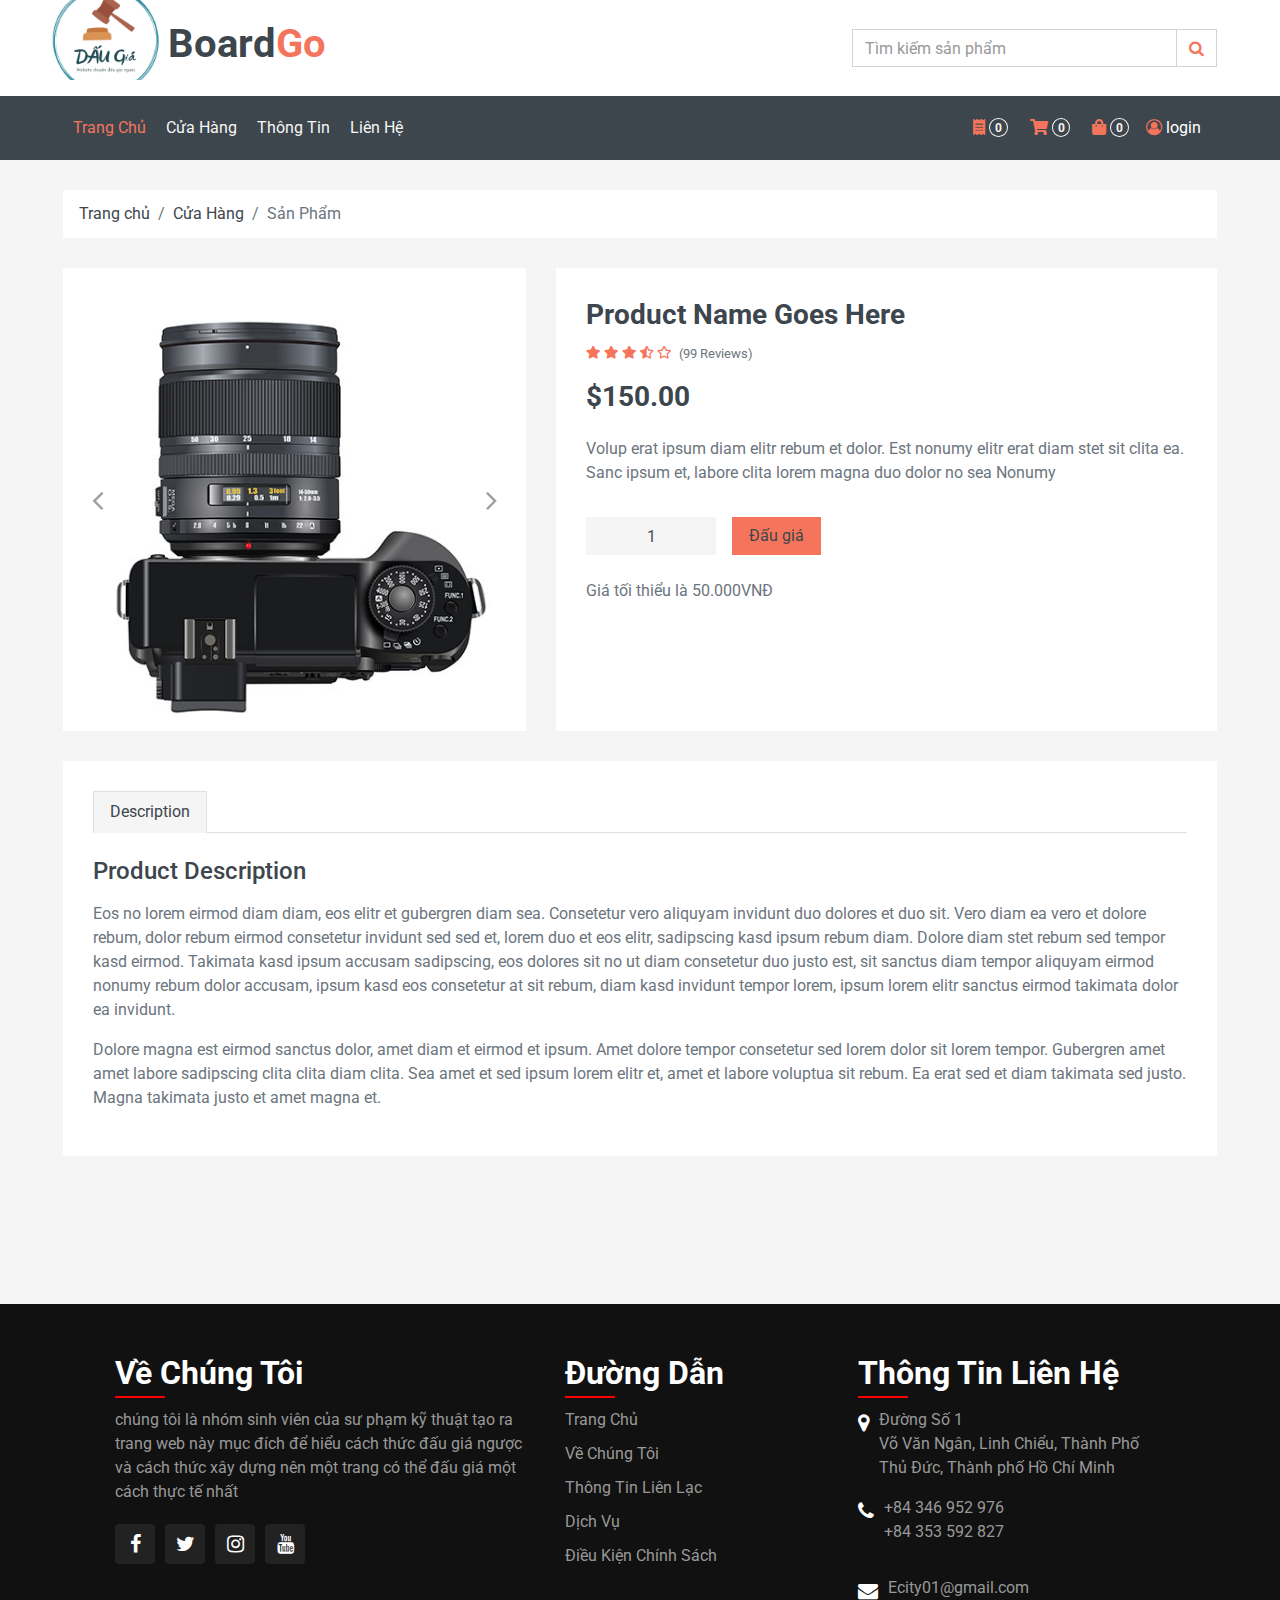
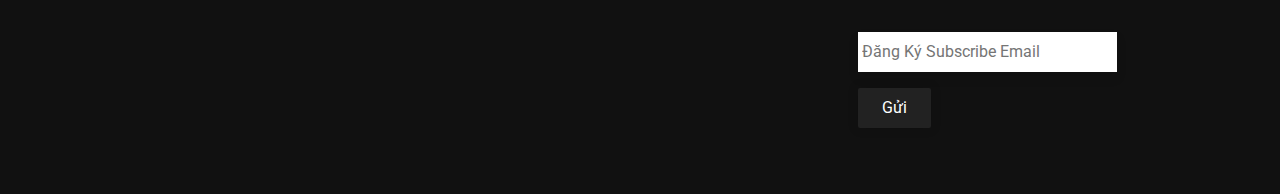
<file: detail.html>
<!DOCTYPE html>
<html lang="en">

<head>
    <meta charset="utf-8">
    <title>BoardGo</title>
    <meta content="width=device-width, initial-scale=1.0" name="viewport">
    <meta content="Free HTML Templates" name="keywords">
    <meta content="Free HTML Templates" name="description">

    <!-- Favicon -->
    <link href="image/logo.png" rel="icon">

    <!-- Google Web Fonts -->
    <link rel="preconnect" href="https://fonts.gstatic.com">
    <link href="https://fonts.googleapis.com/css2?family=Roboto:wght@400;500;700&display=swap" rel="stylesheet">  

    <!-- Font Awesome -->
    <link href="https://cdnjs.cloudflare.com/ajax/libs/font-awesome/5.10.0/css/all.min.css" rel="stylesheet">

    <!-- Libraries Stylesheet -->
    <link href="lib/animate/animate.min.css" rel="stylesheet">
    <link href="lib/owlcarousel/assets/owl.carousel.min.css" rel="stylesheet">

    <!-- Customized Bootstrap Stylesheet -->
    <link href="css/style.css" rel="stylesheet">
    <link rel="stylesheet" href="https://stackpath.bootstrapcdn.com/font-awesome/4.7.0/css/font-awesome.min.css">
    <link rel="stylesheet" href="./css/footer.css">
</head>

<body>
   <!-- Topbar Start -->
   <div class="container-fluid ">
    <div class="row align-items-center bg-light px-xl-5 d-none d-lg-flex flex-between">
        <div class="col-lg-4">
            <a href="" class="text-decoration-none">
                <div class="row">
                    <div class="logo-shop">
                        <img src="./img/logo.png" alt="logoweb">
                    </div>
                    <!-- <span class="h1 text-uppercase text-primary bg-dark px-2">BoardGo</span> -->
                    <span class="h1 text-center align-center-logo ">Board<span class="text-primary">Go</span></span>
                </div>

            </a>
        </div>
        <div class="col-lg-4 col-6 text-left">
            <form action="">
                <div class="input-group">
                    <input type="text" class="form-control" placeholder="Tìm kiếm sản phẩm">
                    <div class="input-group-append">
                        <span class="input-group-text bg-transparent text-primary">
                            <i class="fa fa-search"></i>
                        </span>
                    </div>
                </div>
            </form>
        </div>
    </div>
</div>
<!-- Topbar End -->

 <!-- Navbar Start -->
 <div class="container-fluid bg-dark mb-30">
    <div class="row px-xl-5">
        <div class="col-lg-12">
            <nav class="navbar navbar-expand-lg bg-dark navbar-dark py-3 py-lg-0 px-0">
                <a href="" class="text-decoration-none d-block d-lg-none">
                    <!-- <span class="h1 text-uppercase text-dark bg-light px-2">Multi</span>
                    <span class="h1 text-uppercase text-light bg-primary px-2 ml-n1">Shop</span> -->
                    <span class="h1 text-center align-center-logo text-white ">Board<span class="text-primary">Go</span></span>
                </a>
                <button type="button" class="navbar-toggler" data-toggle="collapse" data-target="#navbarCollapse">
                    <span class="navbar-toggler-icon"></span>
                </button>
                <div class="collapse navbar-collapse justify-content-between" id="navbarCollapse">
                    <div class="navbar-nav mr-auto py-0">
                        <a href="index.html" class="nav-item nav-link active">Trang Chủ</a>
                        <a href="shop.html" class="nav-item nav-link">Cửa Hàng</a>
                        
                        <a href="/userInfor.html" class="nav-item nav-link">Thông Tin</a>
                            
                        
                        <a href="contact.html" class="nav-item nav-link">Liên Hệ</a>
                    </div>
                    <div class="navbar-nav ml-auto py-0 d-none d-lg-block">
                        <a href="receipt.html" class="btn px-0 ml-3">
                            <i class="fas fa-receipt text-primary"></i>
                            <span class="badge text-secondary border border-secondary rounded-circle" style="padding-bottom: 2px;">0</span>
                        </a>
                        <a href="cart.html" class="btn px-0 ml-3">
                            <i class="fas fa-shopping-cart text-primary"></i>
                            <span class="badge text-secondary border border-secondary rounded-circle" style="padding-bottom: 2px;">0</span>
                        </a>
                        <a href="/managerProduct.html" class="btn px-0 ml-3">
                            <i class="fas fa-shopping-bag text-primary"></i>
                            <span class="badge text-secondary border border-secondary rounded-circle" style="padding-bottom: 2px;">0</span>
                        </a>
                    </div>
                    <div id="navbar-nav mr-auto py-0">
                        <a class="nav-item nav-link" href="./login/user/loginUser.html">
                            <i class="fa fa-user-circle-o" aria-hidden="true"></i>
                            <p style="color:white; display: inline;">login</p></a>
                        <!-- <a href="" class="nav-item nav-link">Vu Hung</a>
                        <a href="" class="nav-item nav-link">LOGOUT</a> -->
                    </div>
                </div>
            </nav>
        </div>
    </div>
</div>
<!-- Navbar End -->


    <!-- Breadcrumb Start -->
    <div class="container-fluid">
        <div class="row px-xl-5">
            <div class="col-12">
                <nav class="breadcrumb bg-light mb-30">
                    <a class="breadcrumb-item text-dark" href="#">Trang chủ</a>
                    <a class="breadcrumb-item text-dark" href="#">Cửa Hàng</a>
                    <span class="breadcrumb-item active">Sản Phẩm</span>
                </nav>
            </div>
        </div>
    </div>
    <!-- Breadcrumb End -->


    <!-- Shop Detail Start -->
    <div class="container-fluid pb-5">
        <div class="row px-xl-5">
            <div class="col-lg-5 mb-30">
                <div id="product-carousel" class="carousel slide" data-ride="carousel">
                    <div class="carousel-inner bg-light">
                        <div class="carousel-item active">
                            <img class="w-100 h-100" src="img/product-1.jpg" alt="Image">
                        </div>
                        <div class="carousel-item">
                            <img class="w-100 h-100" src="img/product-2.jpg" alt="Image">
                        </div>
                        <div class="carousel-item">
                            <img class="w-100 h-100" src="img/product-3.jpg" alt="Image">
                        </div>
                        <div class="carousel-item">
                            <img class="w-100 h-100" src="img/product-4.jpg" alt="Image">
                        </div>
                    </div>
                    <a class="carousel-control-prev" href="#product-carousel" data-slide="prev">
                        <i class="fa fa-2x fa-angle-left text-dark"></i>
                    </a>
                    <a class="carousel-control-next" href="#product-carousel" data-slide="next">
                        <i class="fa fa-2x fa-angle-right text-dark"></i>
                    </a>
                </div>
            </div>

            <div class="col-lg-7 h-auto mb-30">
                <div class="h-100 bg-light p-30">
                    <h3>Product Name Goes Here</h3>
                    <div class="d-flex mb-3">
                        <div class="text-primary mr-2">
                            <small class="fas fa-star"></small>
                            <small class="fas fa-star"></small>
                            <small class="fas fa-star"></small>
                            <small class="fas fa-star-half-alt"></small>
                            <small class="far fa-star"></small>
                        </div>
                        <small class="pt-1">(99 Reviews)</small>
                    </div>
                    <h3 class="font-weight-semi-bold mb-4">$150.00</h3>
                    <p class="mb-4">Volup erat ipsum diam elitr rebum et dolor. Est nonumy elitr erat diam stet sit
                        clita ea. Sanc ipsum et, labore clita lorem magna duo dolor no sea
                        Nonumy</p>
                    <div class="d-flex align-items-center mb-4 pt-2">
                        <div class="input-group quantity mr-3" style="width: 130px;">
                            <input type="text" class="form-control bg-secondary border-0 text-center" value="1">
                        </div>
                        <button class="btn btn-primary px-3">Đấu giá</button>
                    </div>
                    <p>Giá tối thiểu là 50.000VNĐ</p>
                </div>
            </div>
        </div>
        <div class="row px-xl-5">
            <div class="col">
                <div class="bg-light p-30">
                    <div class="nav nav-tabs mb-4">
                        <a class="nav-item nav-link text-dark active" data-toggle="tab" href="#tab-pane-1">Description</a>
                    </div>
                    <div class="tab-content">
                        <div class="tab-pane fade show active" id="tab-pane-1">
                            <h4 class="mb-3">Product Description</h4>
                            <p>Eos no lorem eirmod diam diam, eos elitr et gubergren diam sea. Consetetur vero aliquyam invidunt duo dolores et duo sit. Vero diam ea vero et dolore rebum, dolor rebum eirmod consetetur invidunt sed sed et, lorem duo et eos elitr, sadipscing kasd ipsum rebum diam. Dolore diam stet rebum sed tempor kasd eirmod. Takimata kasd ipsum accusam sadipscing, eos dolores sit no ut diam consetetur duo justo est, sit sanctus diam tempor aliquyam eirmod nonumy rebum dolor accusam, ipsum kasd eos consetetur at sit rebum, diam kasd invidunt tempor lorem, ipsum lorem elitr sanctus eirmod takimata dolor ea invidunt.</p>
                            <p>Dolore magna est eirmod sanctus dolor, amet diam et eirmod et ipsum. Amet dolore tempor consetetur sed lorem dolor sit lorem tempor. Gubergren amet amet labore sadipscing clita clita diam clita. Sea amet et sed ipsum lorem elitr et, amet et labore voluptua sit rebum. Ea erat sed et diam takimata sed justo. Magna takimata justo et amet magna et.</p>
                        </div>
                    </div>
                </div>
            </div>
        </div>
    </div>
    <!-- Shop Detail End -->


    <!-- Products Start -->
    
    <!-- Products End -->


    <!-- Footer Start -->
    <!-- <div class="container-fluid bg-dark text-secondary mt-5 pt-5">
        <div class="row px-xl-5 pt-5">
            <div class="col-lg-4 col-md-12 mb-5 pr-3 pr-xl-5">
                <h5 class="text-secondary text-uppercase mb-4">Get In Touch</h5>
                <p class="mb-4">No dolore ipsum accusam no lorem. Invidunt sed clita kasd clita et et dolor sed dolor. Rebum tempor no vero est magna amet no</p>
                <p class="mb-2"><i class="fa fa-map-marker-alt text-primary mr-3"></i>123 Street, New York, USA</p>
                <p class="mb-2"><i class="fa fa-envelope text-primary mr-3"></i>info@example.com</p>
                <p class="mb-0"><i class="fa fa-phone-alt text-primary mr-3"></i>+012 345 67890</p>
            </div>
            <div class="col-lg-8 col-md-12">
                <div class="row">
                    <div class="col-md-4 mb-5">
                        <h5 class="text-secondary text-uppercase mb-4">Quick Shop</h5>
                        <div class="d-flex flex-column justify-content-start">
                            <a class="text-secondary mb-2" href="#"><i class="fa fa-angle-right mr-2"></i>Trang Chủ</a>
                            <a class="text-secondary mb-2" href="#"><i class="fa fa-angle-right mr-2"></i>Về chúng tôi</a>
                            <a class="text-secondary mb-2" href="#"><i class="fa fa-angle-right mr-2"></i>Danh sách sản phẩm</a>
                            <a class="text-secondary mb-2" href="#"><i class="fa fa-angle-right mr-2"></i>Giỏ hàng</a>
                            <a class="text-secondary" href="#"><i class="fa fa-angle-right mr-2"></i>Liên hệ</a>
                        </div>
                    </div>
                    <div class="col-md-4 mb-5">
                        <h5 class="text-secondary text-uppercase mb-4">My Account</h5>
                        <div class="d-flex flex-column justify-content-start">
                            <a class="text-secondary mb-2" href="#"><i class="fa fa-angle-right mr-2"></i>Trang Chủ</a>
                            <a class="text-secondary mb-2" href="#"><i class="fa fa-angle-right mr-2"></i>Về chúng tôi</a>
                            <a class="text-secondary mb-2" href="#"><i class="fa fa-angle-right mr-2"></i>Danh sách sản phẩm</a>
                            <a class="text-secondary mb-2" href="#"><i class="fa fa-angle-right mr-2"></i>Giỏ hàng</a>
                            <a class="text-secondary" href="#"><i class="fa fa-angle-right mr-2"></i>Liên hệ</a>
                        </div>
                    </div>
                    <div class="col-md-4 mb-5">
                        <h5 class="text-secondary text-uppercase mb-4">Newsletter</h5>
                        <p>Duo stet tempor ipsum sit amet magna ipsum tempor est</p>
                        <form action="">
                            <div class="input-group">
                                <input type="text" class="form-control" placeholder="Your Email Address">
                                <div class="input-group-append">
                                    <button class="btn btn-primary">Sign Up</button>
                                </div>
                            </div>
                        </form>
                        <h6 class="text-secondary text-uppercase mt-4 mb-3">Follow Us</h6>
                        <div class="d-flex">
                            <a class="btn btn-primary btn-square mr-2" href="#"><i class="fab fa-twitter"></i></a>
                            <a class="btn btn-primary btn-square mr-2" href="#"><i class="fab fa-facebook-f"></i></a>
                            <a class="btn btn-primary btn-square mr-2" href="#"><i class="fab fa-linkedin-in"></i></a>
                            <a class="btn btn-primary btn-square" href="#"><i class="fab fa-instagram"></i></a>
                        </div>
                    </div>
                </div>
            </div>
        </div>
        <div class="row border-top mx-xl-5 py-4" style="border-color: rgba(256, 256, 256, .1) !important;">
            <div class="col-md-6 px-xl-0">
                <p class="mb-md-0 text-center text-md-left text-secondary">
                    &copy; <a class="text-primary" href="#">Domain</a>. All Rights Reserved. Designed
                    by
                    <a class="text-primary" href="https://htmlcodex.com">HTML Codex</a>
                </p>
            </div>
            <div class="col-md-6 px-xl-0 text-center text-md-right">
                <img class="img-fluid" src="img/payments.png" alt="">
            </div>
        </div>
    </div>
    Footer End -->
<!--Footernew Start-->
    <footer>
        <div class="container">
            <!--Bắt Đầu Nội Dung Giới Thiệu-->
            <div class="noi-dung about">
                <h2>Về Chúng Tôi</h2>
                <p>chúng tôi là nhóm sinh viên của sư phạm kỹ thuật tạo ra trang web này mục đích để
                  hiểu cách thức đấu giá ngược và cách thức xây dựng nên một trang có thể đấu giá một cách thực tế
                  nhất
                </p>
                <ul class="social-icon">
                    <li><a href=""><i class="fa fa-facebook"></i></a></li>
                    <li><a href=""><i class="fa fa-twitter"></i></a></li>
                    <li><a href=""><i class="fa fa-instagram"></i></a></li>
                    <li><a href=""><i class="fa fa-youtube"></i></a></li>
                </ul>
            </div>
            <!--Kết Thúc Nội Dung Giới Thiệu-->
            <!--Bắt Đầu Nội Dung Đường Dẫn-->
            <div class="noi-dung links">
                <h2>Đường Dẫn</h2>
                <ul>
                    <li><a href="#">Trang Chủ</a></li>
                    <li><a href="#">Về Chúng Tôi</a></li>
                    <li><a href="#">Thông Tin Liên Lạc</a></li>
                    <li><a href="#">Dịch Vụ</a></li>
                    <li><a href="#">Điều Kiện Chính Sách</a></li>
                </ul>
            </div>
            <!--Kết Thúc Nội Dung Đường Dẫn-->
            <!--Bắt Đâu Nội Dung Liên Hệ-->
            <div class="noi-dung contact">
                <h2>Thông Tin Liên Hệ</h2>
                <ul class="info">
                    <li>
                        <span><i class="fa fa-map-marker"></i></span>
                        <span>Đường Số 1<br />
                            Võ Văn Ngân, Linh Chiểu, Thành Phố Thủ Đức, Thành phố Hồ Chí Minh</span>
                    </li>
                    <li>
                        <span><i class="fa fa-phone"></i></span>
                        <p><a href="#">+84 346 952 976</a>
                            <br />
                            <a href="#">+84 353 592 827</a></p>
                    </li>
                    <li>
                        <span><i class="fa fa-envelope"></i></span>
                        <p><a href="#">Ecity01@gmail.com</a></p>
                   </li>
                    <li>
                        <form class="form">
                            <input type="email" class="form__field" placeholder="Đăng Ký Subscribe Email" />
                            <button type="button" class="btn btn--primary  uppercase">Gửi</button>
                        </form>
                    </li>
                </ul>
            </div>
            <!--Kết Thúc Nội Dung Liên Hệ-->
        </div>
    </footer>
    <!-- Footernew End -->

    <!-- Back to Top -->
    <a href="#" class="btn btn-primary back-to-top"><i class="fa fa-angle-double-up"></i></a>


    <!-- JavaScript Libraries -->
    <script src="https://code.jquery.com/jquery-3.4.1.min.js"></script>
    <script src="https://stackpath.bootstrapcdn.com/bootstrap/4.4.1/js/bootstrap.bundle.min.js"></script>
    <script src="lib/easing/easing.min.js"></script>
    <script src="lib/owlcarousel/owl.carousel.min.js"></script>

    <!-- Contact Javascript File -->
    <script src="mail/jqBootstrapValidation.min.js"></script>
    <script src="mail/contact.js"></script>

    <!-- Template Javascript -->
    <script src="js/main.js"></script>
</body>

</html>
</file>
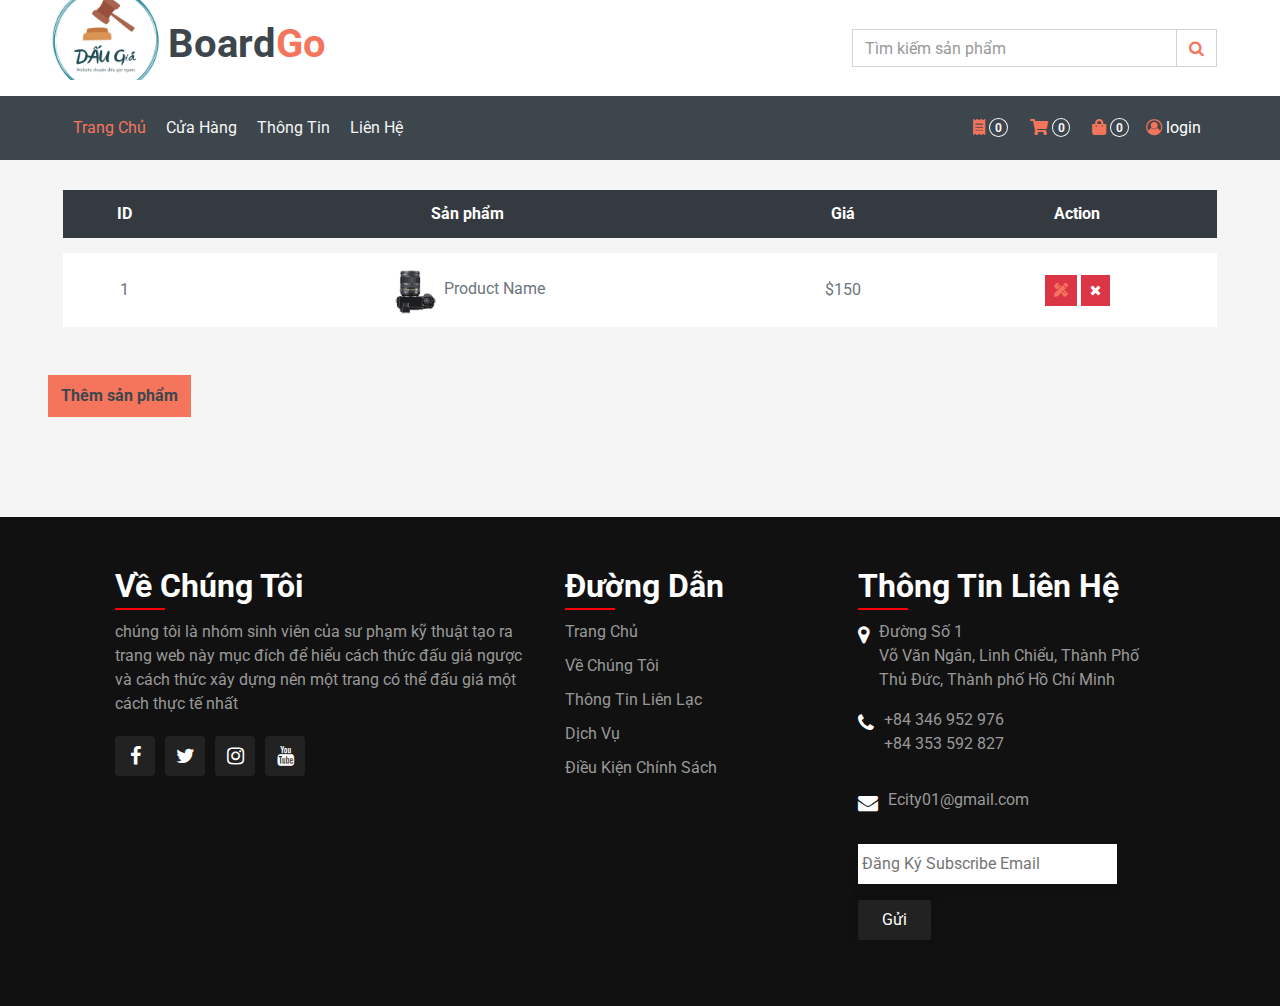
<file: managerProduct.html>
<!DOCTYPE html>
<html lang="en">

<head>
    <meta charset="utf-8">
    <title>BoardGo</title>
    <meta content="width=device-width, initial-scale=1.0" name="viewport">
    <meta content="Free HTML Templates" name="keywords">
    <meta content="Free HTML Templates" name="description">

    <!-- Favicon -->
    <link href="image/logo.png" rel="icon">

    <!-- Google Web Fonts -->
    <link rel="preconnect" href="https://fonts.gstatic.com">
    <link href="https://fonts.googleapis.com/css2?family=Roboto:wght@400;500;700&display=swap" rel="stylesheet">  

    <!-- Font Awesome -->
    <link href="https://cdnjs.cloudflare.com/ajax/libs/font-awesome/5.10.0/css/all.min.css" rel="stylesheet">

    <!-- Libraries Stylesheet -->
    <link href="lib/animate/animate.min.css" rel="stylesheet">
    <link href="lib/owlcarousel/assets/owl.carousel.min.css" rel="stylesheet">

    <!-- Customized Bootstrap Stylesheet -->
    <link href="css/style.css" rel="stylesheet">
    <link rel="stylesheet" href="https://stackpath.bootstrapcdn.com/font-awesome/4.7.0/css/font-awesome.min.css">
    <link rel="stylesheet" href="./css/footer.css">
</head>

<body>
    <!-- Topbar Start -->
    <div class="container-fluid ">
        <div class="row align-items-center bg-light px-xl-5 d-none d-lg-flex flex-between">
            <div class="col-lg-4">
                <a href="" class="text-decoration-none">
                    <div class="row">
                        <div class="logo-shop">
                            <img src="./img/logo.png" alt="logoweb">
                        </div>
                        <!-- <span class="h1 text-uppercase text-primary bg-dark px-2">BoardGo</span> -->
                        <span class="h1 text-center align-center-logo ">Board<span class="text-primary">Go</span></span>
                    </div>

                </a>
            </div>
            <div class="col-lg-4 col-6 text-left">
                <form action="">
                    <div class="input-group">
                        <input type="text" class="form-control" placeholder="Tìm kiếm sản phẩm">
                        <div class="input-group-append">
                            <span class="input-group-text bg-transparent text-primary">
                                <i class="fa fa-search"></i>
                            </span>
                        </div>
                    </div>
                </form>
            </div>
        </div>
    </div>
    <!-- Topbar End -->

    <!-- Navbar Start -->
    <div class="container-fluid bg-dark mb-30">
        <div class="row px-xl-5">
            <div class="col-lg-12">
                <nav class="navbar navbar-expand-lg bg-dark navbar-dark py-3 py-lg-0 px-0">
                    <a href="" class="text-decoration-none d-block d-lg-none">
                        <!-- <span class="h1 text-uppercase text-dark bg-light px-2">Multi</span>
                        <span class="h1 text-uppercase text-light bg-primary px-2 ml-n1">Shop</span> -->
                        <span class="h1 text-center align-center-logo text-white ">Board<span class="text-primary">Go</span></span>
                    </a>
                    <button type="button" class="navbar-toggler" data-toggle="collapse" data-target="#navbarCollapse">
                        <span class="navbar-toggler-icon"></span>
                    </button>
                    <div class="collapse navbar-collapse justify-content-between" id="navbarCollapse">
                        <div class="navbar-nav mr-auto py-0">
                            <a href="index.html" class="nav-item nav-link active">Trang Chủ</a>
                            <a href="shop.html" class="nav-item nav-link">Cửa Hàng</a>
                            
                            <a href="/userInfor.html" class="nav-item nav-link">Thông Tin</a>
                                
                            
                            <a href="contact.html" class="nav-item nav-link">Liên Hệ</a>
                        </div>
                        <div class="navbar-nav ml-auto py-0 d-none d-lg-block">
                            <a href="receipt.html" class="btn px-0 ml-3">
                                <i class="fas fa-receipt text-primary"></i>
                                <span class="badge text-secondary border border-secondary rounded-circle" style="padding-bottom: 2px;">0</span>
                            </a>
                            <a href="cart.html" class="btn px-0 ml-3">
                                <i class="fas fa-shopping-cart text-primary"></i>
                                <span class="badge text-secondary border border-secondary rounded-circle" style="padding-bottom: 2px;">0</span>
                            </a>
                            <a href="/managerProduct.html" class="btn px-0 ml-3">
                                <i class="fas fa-shopping-bag text-primary"></i>
                                <span class="badge text-secondary border border-secondary rounded-circle" style="padding-bottom: 2px;">0</span>
                            </a>
                        </div>
                        <div id="navbar-nav mr-auto py-0">
                            <a class="nav-item nav-link" href="./login/user/loginUser.html">
                                <i class="fa fa-user-circle-o" aria-hidden="true"></i>
                                <p style="color:white; display: inline;">login</p></a>
                            <!-- <a href="" class="nav-item nav-link">Vu Hung</a>
                            <a href="" class="nav-item nav-link">LOGOUT</a> -->
                        </div>
                    </div>
                </nav>
            </div>
        </div>
    </div>
    <!-- Navbar End -->


    <!-- Breadcrumb Start -->
    <!-- <div class="container-fluid">
        <div class="row px-xl-5">
            <div class="col-12">
                <nav class="breadcrumb bg-light mb-30">
                    <a class="breadcrumb-item text-dark" href="#">Trang chủ </a>
                    <a class="breadcrumb-item text-dark" href="#">Cửa Hàng</a>
                    <span class="breadcrumb-item active">Đơn mua</span>
                </nav>
            </div>
        </div>
    </div> -->
    <!-- Breadcrumb End -->


    <!-- Receipt Start -->
    <div class="container-fluid">
        <div class="row px-xl-5">
            <div class="col-12 table-responsive mb-5">
                <table class="table table-light table-borderless table-hover text-center mb-0">
                    <thead class="thead-dark">
                        <tr>
                            <th>ID</th>
                            <th>Sản phẩm</th>
                            <th>Giá</th>
                            <th>Action</th>
                        </tr>
                    </thead>
                    <tbody class="align-middle">
                        <tr>
                            <td class="align-middle">1</td>
                            <td class="align-middle"><img src="img/product-1.jpg" alt="" style="width: 50px;"> Product Name</td>
                            <td class="align-middle">$150</td>                           
                            <td class="align-middle">
                                <!-- <button><i class="fas fa-pen-nib text-primary"></i></button> -->
                                <button class="btn btn-sm btn-danger"><i class="fas fa-pencil-ruler text-primary"></i></button>
                                <button class="btn btn-sm btn-danger"><i class="fa fa-times"></i></button>
                            </td>
                        </tr>
                        
                    </tbody>
                </table>
            </div>
            
            <a href="/productAction.html"><button class="btn btn-primary font-weight-bold py-2">Thêm sản phẩm</button></a>
        </div>
    </div>
    
    <!-- Receipt End -->


    
    <!--Footernew Start-->
    <footer>
        <div class="container">
            <!--Bắt Đầu Nội Dung Giới Thiệu-->
            <div class="noi-dung about">
                <h2>Về Chúng Tôi</h2>
                <p>chúng tôi là nhóm sinh viên của sư phạm kỹ thuật tạo ra trang web này mục đích để
                  hiểu cách thức đấu giá ngược và cách thức xây dựng nên một trang có thể đấu giá một cách thực tế
                  nhất
                </p>
                <ul class="social-icon">
                    <li><a href=""><i class="fa fa-facebook"></i></a></li>
                    <li><a href=""><i class="fa fa-twitter"></i></a></li>
                    <li><a href=""><i class="fa fa-instagram"></i></a></li>
                    <li><a href=""><i class="fa fa-youtube"></i></a></li>
                </ul>
            </div>
            <!--Kết Thúc Nội Dung Giới Thiệu-->
            <!--Bắt Đầu Nội Dung Đường Dẫn-->
            <div class="noi-dung links">
                <h2>Đường Dẫn</h2>
                <ul>
                    <li><a href="#">Trang Chủ</a></li>
                    <li><a href="#">Về Chúng Tôi</a></li>
                    <li><a href="#">Thông Tin Liên Lạc</a></li>
                    <li><a href="#">Dịch Vụ</a></li>
                    <li><a href="#">Điều Kiện Chính Sách</a></li>
                </ul>
            </div>
            <!--Kết Thúc Nội Dung Đường Dẫn-->
            <!--Bắt Đâu Nội Dung Liên Hệ-->
            <div class="noi-dung contact">
                <h2>Thông Tin Liên Hệ</h2>
                <ul class="info">
                    <li>
                        <span><i class="fa fa-map-marker"></i></span>
                        <span>Đường Số 1<br />
                            Võ Văn Ngân, Linh Chiểu, Thành Phố Thủ Đức, Thành phố Hồ Chí Minh</span>
                    </li>
                    <li>
                        <span><i class="fa fa-phone"></i></span>
                        <p><a href="#">+84 346 952 976</a>
                            <br />
                            <a href="#">+84 353 592 827</a></p>
                    </li>
                    <li>
                        <span><i class="fa fa-envelope"></i></span>
                        <p><a href="#">Ecity01@gmail.com</a></p>
                   </li>
                    <li>
                        <form class="form">
                            <input type="email" class="form__field" placeholder="Đăng Ký Subscribe Email" />
                            <button type="button" class="btn btn--primary  uppercase">Gửi</button>
                        </form>
                    </li>
                </ul>
            </div>
            <!--Kết Thúc Nội Dung Liên Hệ-->
        </div>
    </footer>
    <!-- Footernew End -->

    <!-- Back to Top -->
    <a href="#" class="btn btn-primary back-to-top"><i class="fa fa-angle-double-up"></i></a>


    <!-- JavaScript Libraries -->
    <script src="https://code.jquery.com/jquery-3.4.1.min.js"></script>
    <script src="https://stackpath.bootstrapcdn.com/bootstrap/4.4.1/js/bootstrap.bundle.min.js"></script>
    <script src="lib/easing/easing.min.js"></script>
    <script src="lib/owlcarousel/owl.carousel.min.js"></script>

    <!-- Contact Javascript File -->
    <script src="mail/jqBootstrapValidation.min.js"></script>
    <script src="mail/contact.js"></script>

    <!-- Template Javascript -->
    <script src="js/main.js"></script>
</body>

</html>
</file>
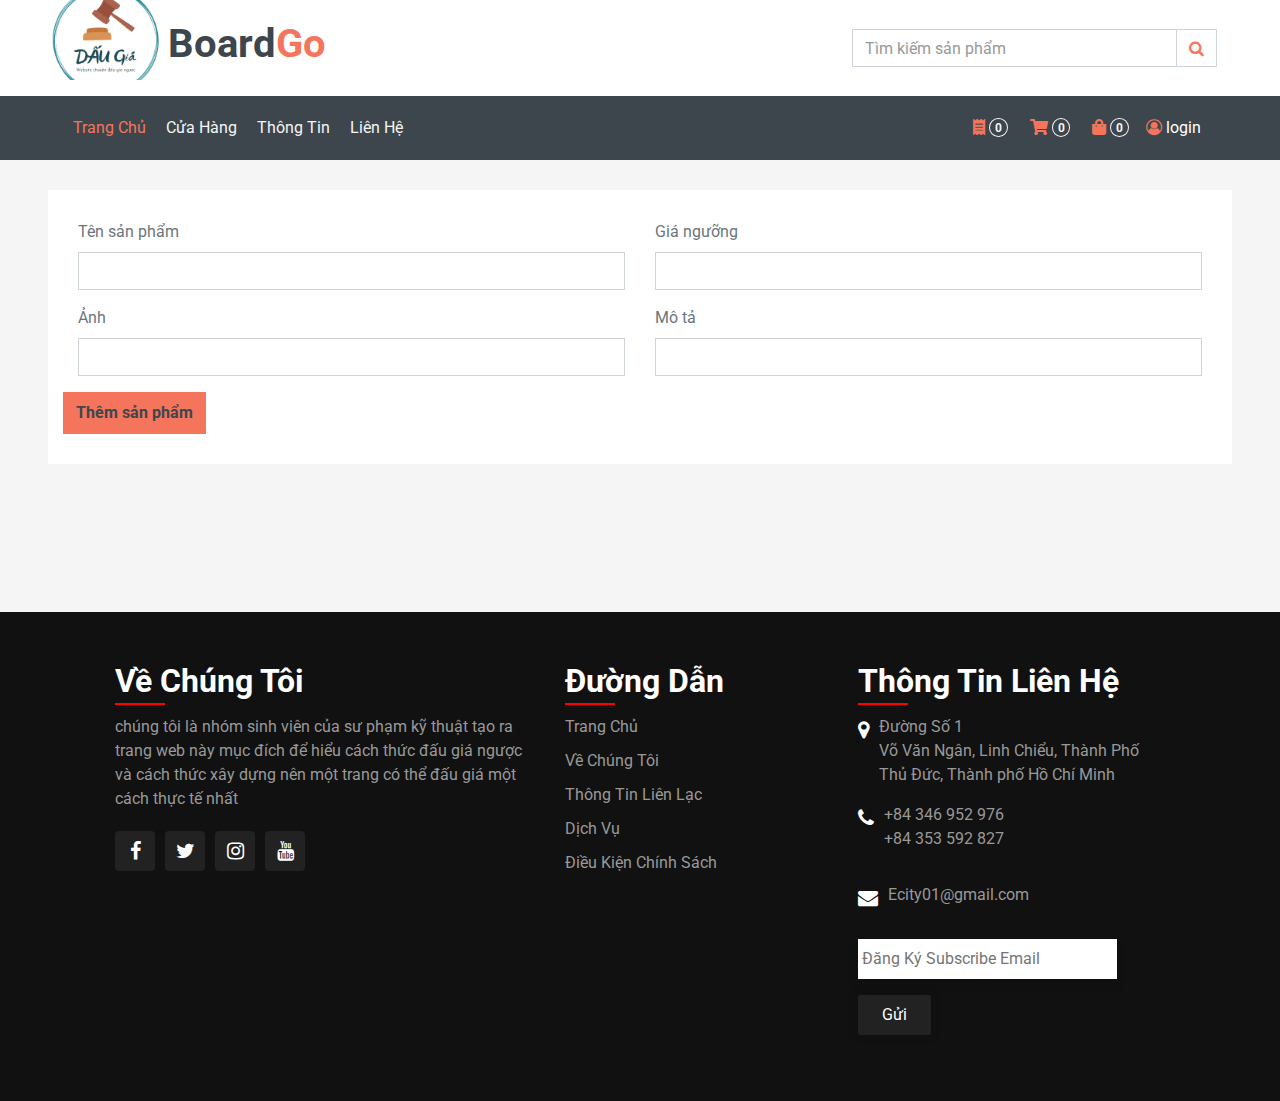
<file: productAction.html>
<!DOCTYPE html>
<html lang="en">

<head>
    <meta charset="utf-8">
    <title>BoardGo</title>
    <meta content="width=device-width, initial-scale=1.0" name="viewport">
    <meta content="Free HTML Templates" name="keywords">
    <meta content="Free HTML Templates" name="description">

    <!-- Favicon -->
    <link href="image/logo.png" rel="icon">

    <!-- Google Web Fonts -->
    <link rel="preconnect" href="https://fonts.gstatic.com">
    <link href="https://fonts.googleapis.com/css2?family=Roboto:wght@400;500;700&display=swap" rel="stylesheet">  

    <!-- Font Awesome -->
    <link href="https://cdnjs.cloudflare.com/ajax/libs/font-awesome/5.10.0/css/all.min.css" rel="stylesheet">

    <!-- Libraries Stylesheet -->
    <link href="lib/animate/animate.min.css" rel="stylesheet">
    <link href="lib/owlcarousel/assets/owl.carousel.min.css" rel="stylesheet">

    <!-- Customized Bootstrap Stylesheet -->
    <link href="css/style.css" rel="stylesheet">
    <link rel="stylesheet" href="https://stackpath.bootstrapcdn.com/font-awesome/4.7.0/css/font-awesome.min.css">
    <link rel="stylesheet" href="./css/footer.css">
</head>

<body>
   <!-- Topbar Start -->
   <div class="container-fluid ">
    <div class="row align-items-center bg-light px-xl-5 d-none d-lg-flex flex-between">
        <div class="col-lg-4">
            <a href="" class="text-decoration-none">
                <div class="row">
                    <div class="logo-shop">
                        <img src="./img/logo.png" alt="logoweb">
                    </div>
                    <!-- <span class="h1 text-uppercase text-primary bg-dark px-2">BoardGo</span> -->
                    <span class="h1 text-center align-center-logo ">Board<span class="text-primary">Go</span></span>
                </div>

            </a>
        </div>
        <div class="col-lg-4 col-6 text-left">
            <form action="">
                <div class="input-group">
                    <input type="text" class="form-control" placeholder="Tìm kiếm sản phẩm">
                    <div class="input-group-append">
                        <span class="input-group-text bg-transparent text-primary">
                            <i class="fa fa-search"></i>
                        </span>
                    </div>
                </div>
            </form>
        </div>
    </div>
</div>
<!-- Topbar End -->

 <!-- Navbar Start -->
 <div class="container-fluid bg-dark mb-30">
    <div class="row px-xl-5">
        <div class="col-lg-12">
            <nav class="navbar navbar-expand-lg bg-dark navbar-dark py-3 py-lg-0 px-0">
                <a href="" class="text-decoration-none d-block d-lg-none">
                    <!-- <span class="h1 text-uppercase text-dark bg-light px-2">Multi</span>
                    <span class="h1 text-uppercase text-light bg-primary px-2 ml-n1">Shop</span> -->
                    <span class="h1 text-center align-center-logo text-white ">Board<span class="text-primary">Go</span></span>
                </a>
                <button type="button" class="navbar-toggler" data-toggle="collapse" data-target="#navbarCollapse">
                    <span class="navbar-toggler-icon"></span>
                </button>
                <div class="collapse navbar-collapse justify-content-between" id="navbarCollapse">
                    <div class="navbar-nav mr-auto py-0">
                        <a href="index.html" class="nav-item nav-link active">Trang Chủ</a>
                        <a href="shop.html" class="nav-item nav-link">Cửa Hàng</a>
                        
                        <a href="/userInfor.html" class="nav-item nav-link">Thông Tin</a>
                            
                        
                        <a href="contact.html" class="nav-item nav-link">Liên Hệ</a>
                    </div>
                    <div class="navbar-nav ml-auto py-0 d-none d-lg-block">
                        <a href="receipt.html" class="btn px-0 ml-3">
                            <i class="fas fa-receipt text-primary"></i>
                            <span class="badge text-secondary border border-secondary rounded-circle" style="padding-bottom: 2px;">0</span>
                        </a>
                        <a href="cart.html" class="btn px-0 ml-3">
                            <i class="fas fa-shopping-cart text-primary"></i>
                            <span class="badge text-secondary border border-secondary rounded-circle" style="padding-bottom: 2px;">0</span>
                        </a>
                        <a href="/managerProduct.html" class="btn px-0 ml-3">
                            <i class="fas fa-shopping-bag text-primary"></i>
                            <span class="badge text-secondary border border-secondary rounded-circle" style="padding-bottom: 2px;">0</span>
                        </a>
                    </div>
                    <div id="navbar-nav mr-auto py-0">
                        <a class="nav-item nav-link" href="./login/user/loginUser.html">
                            <i class="fa fa-user-circle-o" aria-hidden="true"></i>
                            <p style="color:white; display: inline;">login</p></a>
                        <!-- <a href="" class="nav-item nav-link">Vu Hung</a>
                        <a href="" class="nav-item nav-link">LOGOUT</a> -->
                    </div>
                </div>
            </nav>
        </div>
    </div>
</div>
<!-- Navbar End -->

    <!-- Breadcrumb Start -->
    <!-- <div class="container-fluid">
        <div class="row px-xl-5">
            <div class="col-12">
                <nav class="breadcrumb bg-light mb-30">
                    <a class="breadcrumb-item text-dark" href="#">Trang chủ </a>
                    <a class="breadcrumb-item text-dark" href="#">Cửa Hàng</a>
                    <span class="breadcrumb-item active">Hồ sơ của tôi</span>
                </nav>
            </div>
        </div>
    </div> -->
    <!-- Breadcrumb End -->


    <!-- Checkout Start -->
    <div class="container-fluid">
        <div class="row px-xl-5">
            <div class="col-lg-16">
                
                <div class="bg-light p-30 mb-5">
                    <form action="">
                        <div class="row">
                            <div class="col-md-6 form-group">
                                <label>Tên sản phẩm</label>
                                <input class="form-control" type="text" >
                            </div>
                            <div class="col-md-6 form-group">
                                <label>Giá ngưỡng</label>
                                <input class="form-control" type="text" >
                            </div>
                            <div class="col-md-6 form-group">
                                <label>Ảnh</label>
                                <input class="form-control" type="text" >
                            </div>
                            <div class="col-md-6 form-group">
                                <label>Mô tả</label><br>
                                <input class="form-control" type="text" >
                            </div>
                            <button class="btn btn-primary font-weight-bold py-2">Thêm sản phẩm</button>
                        </div>
                    </form>
                </div>


                
            </div>
            
        </div>
    </div>
    <!-- Checkout End -->


    <!-- Footer Start -->
    <!-- <div class="container-fluid bg-dark text-secondary mt-5 pt-5">
        <div class="row px-xl-5 pt-5">
            <div class="col-lg-4 col-md-12 mb-5 pr-3 pr-xl-5">
                <h5 class="text-secondary text-uppercase mb-4">Get In Touch</h5>
                <p class="mb-4">No dolore ipsum accusam no lorem. Invidunt sed clita kasd clita et et dolor sed dolor. Rebum tempor no vero est magna amet no</p>
                <p class="mb-2"><i class="fa fa-map-marker-alt text-primary mr-3"></i>123 Street, New York, USA</p>
                <p class="mb-2"><i class="fa fa-envelope text-primary mr-3"></i>info@example.com</p>
                <p class="mb-0"><i class="fa fa-phone-alt text-primary mr-3"></i>+012 345 67890</p>
            </div>
            <div class="col-lg-8 col-md-12">
                <div class="row">
                    <div class="col-md-4 mb-5">
                        <h5 class="text-secondary text-uppercase mb-4">Quick Shop</h5>
                        <div class="d-flex flex-column justify-content-start">
                            <a class="text-secondary mb-2" href="#"><i class="fa fa-angle-right mr-2"></i>Trang Chủ</a>
                            <a class="text-secondary mb-2" href="#"><i class="fa fa-angle-right mr-2"></i>Về chúng tôi</a>
                            <a class="text-secondary mb-2" href="#"><i class="fa fa-angle-right mr-2"></i>Danh sách sản phẩm</a>
                            <a class="text-secondary mb-2" href="#"><i class="fa fa-angle-right mr-2"></i>Giỏ hàng</a>
                            <a class="text-secondary" href="#"><i class="fa fa-angle-right mr-2"></i>Liên hệ</a>
                        </div>
                    </div>
                    <div class="col-md-4 mb-5">
                        <h5 class="text-secondary text-uppercase mb-4">My Account</h5>
                        <div class="d-flex flex-column justify-content-start">
                            <a class="text-secondary mb-2" href="#"><i class="fa fa-angle-right mr-2"></i>Trang Chủ</a>
                            <a class="text-secondary mb-2" href="#"><i class="fa fa-angle-right mr-2"></i>Về chúng tôi</a>
                            <a class="text-secondary mb-2" href="#"><i class="fa fa-angle-right mr-2"></i>Danh sách sản phẩm</a>
                            <a class="text-secondary mb-2" href="#"><i class="fa fa-angle-right mr-2"></i>Giỏ hàng</a>
                            <a class="text-secondary" href="#"><i class="fa fa-angle-right mr-2"></i>Liên hệ</a>
                        </div>
                    </div>
                    <div class="col-md-4 mb-5">
                        <h5 class="text-secondary text-uppercase mb-4">Newsletter</h5>
                        <p>Duo stet tempor ipsum sit amet magna ipsum tempor est</p>
                        <form action="">
                            <div class="input-group">
                                <input type="text" class="form-control" placeholder="Your Email Address">
                                <div class="input-group-append">
                                    <button class="btn btn-primary">Sign Up</button>
                                </div>
                            </div>
                        </form>
                        <h6 class="text-secondary text-uppercase mt-4 mb-3">Follow Us</h6>
                        <div class="d-flex">
                            <a class="btn btn-primary btn-square mr-2" href="#"><i class="fab fa-twitter"></i></a>
                            <a class="btn btn-primary btn-square mr-2" href="#"><i class="fab fa-facebook-f"></i></a>
                            <a class="btn btn-primary btn-square mr-2" href="#"><i class="fab fa-linkedin-in"></i></a>
                            <a class="btn btn-primary btn-square" href="#"><i class="fab fa-instagram"></i></a>
                        </div>
                    </div>
                </div>
            </div>
        </div>
        <div class="row border-top mx-xl-5 py-4" style="border-color: rgba(256, 256, 256, .1) !important;">
            <div class="col-md-6 px-xl-0">
                <p class="mb-md-0 text-center text-md-left text-secondary">
                    &copy; <a class="text-primary" href="#">Domain</a>. All Rights Reserved. Designed
                    by
                    <a class="text-primary" href="https://htmlcodex.com">HTML Codex</a>
                </p>
            </div>
            <div class="col-md-6 px-xl-0 text-center text-md-right">
                <img class="img-fluid" src="img/payments.png" alt="">
            </div>
        </div>
    </div> -->
    <!-- Footer End -->
 <!--Footernew Start-->
    <footer>
        <div class="container">
            <!--Bắt Đầu Nội Dung Giới Thiệu-->
            <div class="noi-dung about">
                <h2>Về Chúng Tôi</h2>
                <p>chúng tôi là nhóm sinh viên của sư phạm kỹ thuật tạo ra trang web này mục đích để
                hiểu cách thức đấu giá ngược và cách thức xây dựng nên một trang có thể đấu giá một cách thực tế
                nhất
                </p>
                <ul class="social-icon">
                    <li><a href=""><i class="fa fa-facebook"></i></a></li>
                    <li><a href=""><i class="fa fa-twitter"></i></a></li>
                    <li><a href=""><i class="fa fa-instagram"></i></a></li>
                    <li><a href=""><i class="fa fa-youtube"></i></a></li>
                </ul>
            </div>
            <!--Kết Thúc Nội Dung Giới Thiệu-->
            <!--Bắt Đầu Nội Dung Đường Dẫn-->
            <div class="noi-dung links">
                <h2>Đường Dẫn</h2>
                <ul>
                    <li><a href="#">Trang Chủ</a></li>
                    <li><a href="#">Về Chúng Tôi</a></li>
                    <li><a href="#">Thông Tin Liên Lạc</a></li>
                    <li><a href="#">Dịch Vụ</a></li>
                    <li><a href="#">Điều Kiện Chính Sách</a></li>
                </ul>
            </div>
            <!--Kết Thúc Nội Dung Đường Dẫn-->
            <!--Bắt Đâu Nội Dung Liên Hệ-->
            <div class="noi-dung contact">
                <h2>Thông Tin Liên Hệ</h2>
                <ul class="info">
                    <li>
                        <span><i class="fa fa-map-marker"></i></span>
                        <span>Đường Số 1<br />
                            Võ Văn Ngân, Linh Chiểu, Thành Phố Thủ Đức, Thành phố Hồ Chí Minh</span>
                    </li>
                    <li>
                        <span><i class="fa fa-phone"></i></span>
                        <p><a href="#">+84 346 952 976</a>
                            <br />
                            <a href="#">+84 353 592 827</a></p>
                    </li>
                    <li>
                        <span><i class="fa fa-envelope"></i></span>
                        <p><a href="#">Ecity01@gmail.com</a></p>
                </li>
                    <li>
                        <form class="form">
                            <input type="email" class="form__field" placeholder="Đăng Ký Subscribe Email" />
                            <button type="button" class="btn btn--primary  uppercase">Gửi</button>
                        </form>
                    </li>
                </ul>
            </div>
            <!--Kết Thúc Nội Dung Liên Hệ-->
        </div>
    </footer>
    <!-- Footernew End -->

    <!-- Back to Top -->
    <a href="#" class="btn btn-primary back-to-top"><i class="fa fa-angle-double-up"></i></a>


    <!-- JavaScript Libraries -->
    <script src="https://code.jquery.com/jquery-3.4.1.min.js"></script>
    <script src="https://stackpath.bootstrapcdn.com/bootstrap/4.4.1/js/bootstrap.bundle.min.js"></script>
    <script src="lib/easing/easing.min.js"></script>
    <script src="lib/owlcarousel/owl.carousel.min.js"></script>

    <!-- Contact Javascript File -->
    <script src="mail/jqBootstrapValidation.min.js"></script>
    <script src="mail/contact.js"></script>

    <!-- Template Javascript -->
    <script src="js/main.js"></script>
</body>

</html>
</file>
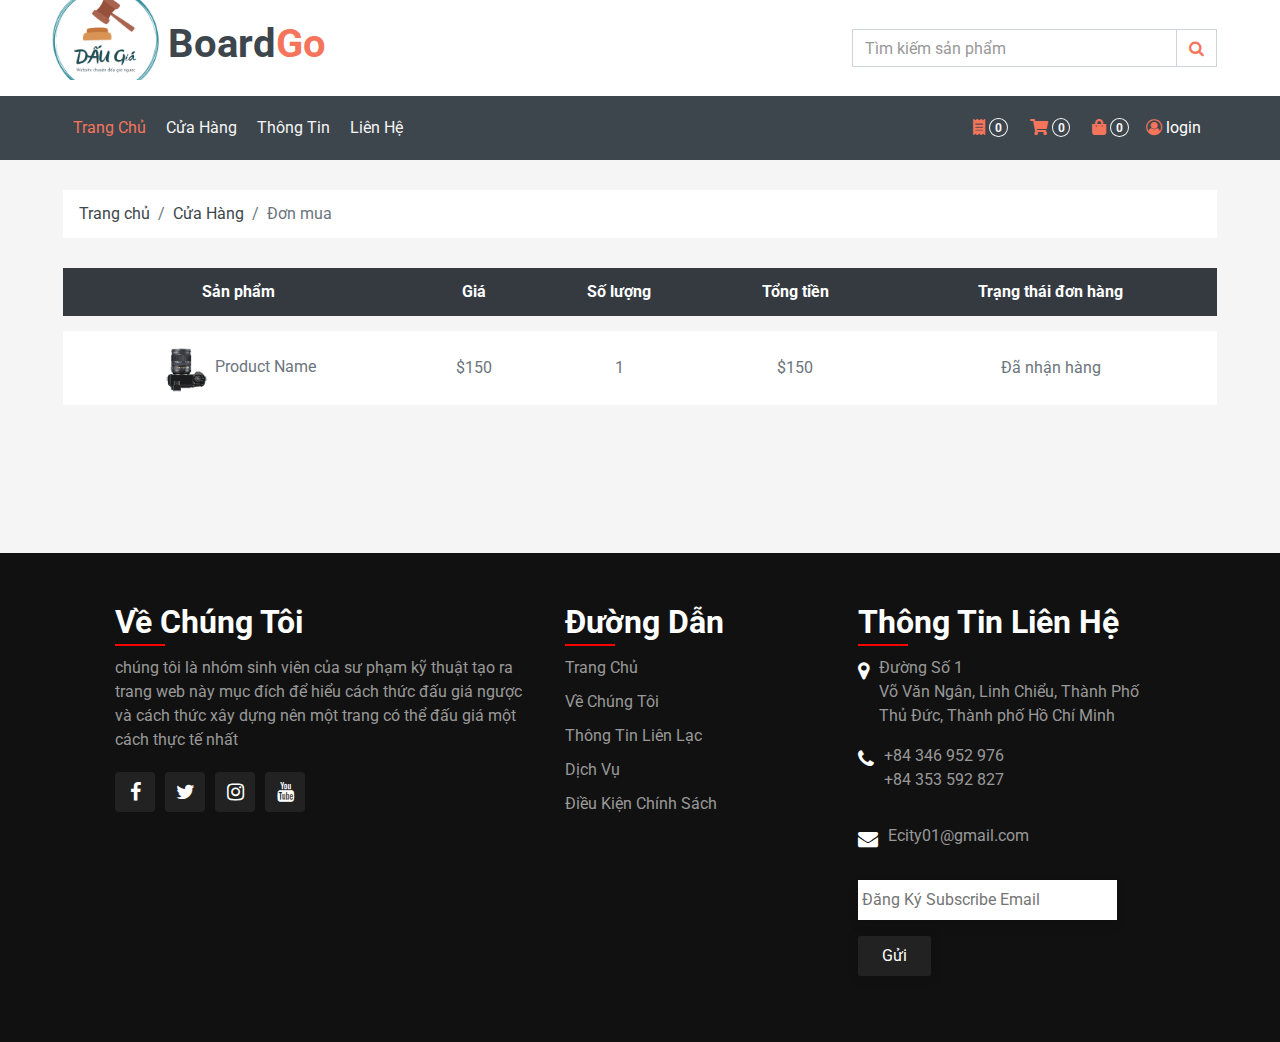
<file: receipt.html>
<!DOCTYPE html>
<html lang="en">

<head>
    <meta charset="utf-8">
    <title>BoardGo</title>
    <meta content="width=device-width, initial-scale=1.0" name="viewport">
    <meta content="Free HTML Templates" name="keywords">
    <meta content="Free HTML Templates" name="description">

    <!-- Favicon -->
    <link href="image/logo.png" rel="icon">

    <!-- Google Web Fonts -->
    <link rel="preconnect" href="https://fonts.gstatic.com">
    <link href="https://fonts.googleapis.com/css2?family=Roboto:wght@400;500;700&display=swap" rel="stylesheet">  

    <!-- Font Awesome -->
    <link href="https://cdnjs.cloudflare.com/ajax/libs/font-awesome/5.10.0/css/all.min.css" rel="stylesheet">

    <!-- Libraries Stylesheet -->
    <link href="lib/animate/animate.min.css" rel="stylesheet">
    <link href="lib/owlcarousel/assets/owl.carousel.min.css" rel="stylesheet">

    <!-- Customized Bootstrap Stylesheet -->
    <link href="css/style.css" rel="stylesheet">
    <link rel="stylesheet" href="https://stackpath.bootstrapcdn.com/font-awesome/4.7.0/css/font-awesome.min.css">
    <link rel="stylesheet" href="./css/footer.css">
</head>

<body>
    <!-- Topbar Start -->
    <div class="container-fluid ">
        <div class="row align-items-center bg-light px-xl-5 d-none d-lg-flex flex-between">
            <div class="col-lg-4">
                <a href="" class="text-decoration-none">
                    <div class="row">
                        <div class="logo-shop">
                            <img src="./img/logo.png" alt="logoweb">
                        </div>
                        <!-- <span class="h1 text-uppercase text-primary bg-dark px-2">BoardGo</span> -->
                        <span class="h1 text-center align-center-logo ">Board<span class="text-primary">Go</span></span>
                    </div>

                </a>
            </div>
            <div class="col-lg-4 col-6 text-left">
                <form action="">
                    <div class="input-group">
                        <input type="text" class="form-control" placeholder="Tìm kiếm sản phẩm">
                        <div class="input-group-append">
                            <span class="input-group-text bg-transparent text-primary">
                                <i class="fa fa-search"></i>
                            </span>
                        </div>
                    </div>
                </form>
            </div>
        </div>
    </div>
    <!-- Topbar End -->

    <!-- Navbar Start -->
    <div class="container-fluid bg-dark mb-30">
        <div class="row px-xl-5">
            <div class="col-lg-12">
                <nav class="navbar navbar-expand-lg bg-dark navbar-dark py-3 py-lg-0 px-0">
                    <a href="" class="text-decoration-none d-block d-lg-none">
                        <!-- <span class="h1 text-uppercase text-dark bg-light px-2">Multi</span>
                        <span class="h1 text-uppercase text-light bg-primary px-2 ml-n1">Shop</span> -->
                        <span class="h1 text-center align-center-logo text-white ">Board<span class="text-primary">Go</span></span>
                    </a>
                    <button type="button" class="navbar-toggler" data-toggle="collapse" data-target="#navbarCollapse">
                        <span class="navbar-toggler-icon"></span>
                    </button>
                    <div class="collapse navbar-collapse justify-content-between" id="navbarCollapse">
                        <div class="navbar-nav mr-auto py-0">
                            <a href="index.html" class="nav-item nav-link active">Trang Chủ</a>
                            <a href="shop.html" class="nav-item nav-link">Cửa Hàng</a>
                            
                            <a href="/userInfor.html" class="nav-item nav-link">Thông Tin</a>
                                
                            
                            <a href="contact.html" class="nav-item nav-link">Liên Hệ</a>
                        </div>
                        <div class="navbar-nav ml-auto py-0 d-none d-lg-block">
                            <a href="receipt.html" class="btn px-0 ml-3">
                                <i class="fas fa-receipt text-primary"></i>
                                <span class="badge text-secondary border border-secondary rounded-circle" style="padding-bottom: 2px;">0</span>
                            </a>
                            <a href="cart.html" class="btn px-0 ml-3">
                                <i class="fas fa-shopping-cart text-primary"></i>
                                <span class="badge text-secondary border border-secondary rounded-circle" style="padding-bottom: 2px;">0</span>
                            </a>
                            <a href="/managerProduct.html" class="btn px-0 ml-3">
                                <i class="fas fa-shopping-bag text-primary"></i>
                                <span class="badge text-secondary border border-secondary rounded-circle" style="padding-bottom: 2px;">0</span>
                            </a>
                        </div>
                        <div id="navbar-nav mr-auto py-0">
                            <a class="nav-item nav-link" href="./login/user/loginUser.html">
                                <i class="fa fa-user-circle-o" aria-hidden="true"></i>
                                <p style="color:white; display: inline;">login</p></a>
                            <!-- <a href="" class="nav-item nav-link">Vu Hung</a>
                            <a href="" class="nav-item nav-link">LOGOUT</a> -->
                        </div>
                    </div>
                </nav>
            </div>
        </div>
    </div>
    <!-- Navbar End -->


    <!-- Breadcrumb Start -->
    <div class="container-fluid">
        <div class="row px-xl-5">
            <div class="col-12">
                <nav class="breadcrumb bg-light mb-30">
                    <a class="breadcrumb-item text-dark" href="#">Trang chủ </a>
                    <a class="breadcrumb-item text-dark" href="#">Cửa Hàng</a>
                    <span class="breadcrumb-item active">Đơn mua</span>
                </nav>
            </div>
        </div>
    </div>
    <!-- Breadcrumb End -->


    <!-- Receipt Start -->
    <div class="container-fluid">
        <div class="row px-xl-5">
            <div class="col-12 table-responsive mb-5">
                <table class="table table-light table-borderless table-hover text-center mb-0">
                    <thead class="thead-dark">
                        <tr>
                            <th>Sản phẩm</th>
                            <th>Giá</th>
                            <th>Số lượng</th>
                            <th>Tổng tiền</th>
                            <th>Trạng thái đơn hàng</th>
                        </tr>
                    </thead>
                    <tbody class="align-middle">
                        <tr>
                            <td class="align-middle"><img src="img/product-1.jpg" alt="" style="width: 50px;"> Product Name</td>
                            <td class="align-middle">$150</td>
                            <td class="align-middle">1</td>
                            <td class="align-middle">$150</td>
                            <td class="align-middle">Đã nhận hàng</td>
                        </tr>
                        
                    </tbody>
                </table>
            </div>
            
        </div>
    </div>
    <!-- Receipt End -->


    
    <!--Footernew Start-->
    <footer>
        <div class="container">
            <!--Bắt Đầu Nội Dung Giới Thiệu-->
            <div class="noi-dung about">
                <h2>Về Chúng Tôi</h2>
                <p>chúng tôi là nhóm sinh viên của sư phạm kỹ thuật tạo ra trang web này mục đích để
                  hiểu cách thức đấu giá ngược và cách thức xây dựng nên một trang có thể đấu giá một cách thực tế
                  nhất
                </p>
                <ul class="social-icon">
                    <li><a href=""><i class="fa fa-facebook"></i></a></li>
                    <li><a href=""><i class="fa fa-twitter"></i></a></li>
                    <li><a href=""><i class="fa fa-instagram"></i></a></li>
                    <li><a href=""><i class="fa fa-youtube"></i></a></li>
                </ul>
            </div>
            <!--Kết Thúc Nội Dung Giới Thiệu-->
            <!--Bắt Đầu Nội Dung Đường Dẫn-->
            <div class="noi-dung links">
                <h2>Đường Dẫn</h2>
                <ul>
                    <li><a href="#">Trang Chủ</a></li>
                    <li><a href="#">Về Chúng Tôi</a></li>
                    <li><a href="#">Thông Tin Liên Lạc</a></li>
                    <li><a href="#">Dịch Vụ</a></li>
                    <li><a href="#">Điều Kiện Chính Sách</a></li>
                </ul>
            </div>
            <!--Kết Thúc Nội Dung Đường Dẫn-->
            <!--Bắt Đâu Nội Dung Liên Hệ-->
            <div class="noi-dung contact">
                <h2>Thông Tin Liên Hệ</h2>
                <ul class="info">
                    <li>
                        <span><i class="fa fa-map-marker"></i></span>
                        <span>Đường Số 1<br />
                            Võ Văn Ngân, Linh Chiểu, Thành Phố Thủ Đức, Thành phố Hồ Chí Minh</span>
                    </li>
                    <li>
                        <span><i class="fa fa-phone"></i></span>
                        <p><a href="#">+84 346 952 976</a>
                            <br />
                            <a href="#">+84 353 592 827</a></p>
                    </li>
                    <li>
                        <span><i class="fa fa-envelope"></i></span>
                        <p><a href="#">Ecity01@gmail.com</a></p>
                   </li>
                    <li>
                        <form class="form">
                            <input type="email" class="form__field" placeholder="Đăng Ký Subscribe Email" />
                            <button type="button" class="btn btn--primary  uppercase">Gửi</button>
                        </form>
                    </li>
                </ul>
            </div>
            <!--Kết Thúc Nội Dung Liên Hệ-->
        </div>
    </footer>
    <!-- Footernew End -->

    <!-- Back to Top -->
    <a href="#" class="btn btn-primary back-to-top"><i class="fa fa-angle-double-up"></i></a>


    <!-- JavaScript Libraries -->
    <script src="https://code.jquery.com/jquery-3.4.1.min.js"></script>
    <script src="https://stackpath.bootstrapcdn.com/bootstrap/4.4.1/js/bootstrap.bundle.min.js"></script>
    <script src="lib/easing/easing.min.js"></script>
    <script src="lib/owlcarousel/owl.carousel.min.js"></script>

    <!-- Contact Javascript File -->
    <script src="mail/jqBootstrapValidation.min.js"></script>
    <script src="mail/contact.js"></script>

    <!-- Template Javascript -->
    <script src="js/main.js"></script>
</body>

</html>
</file>
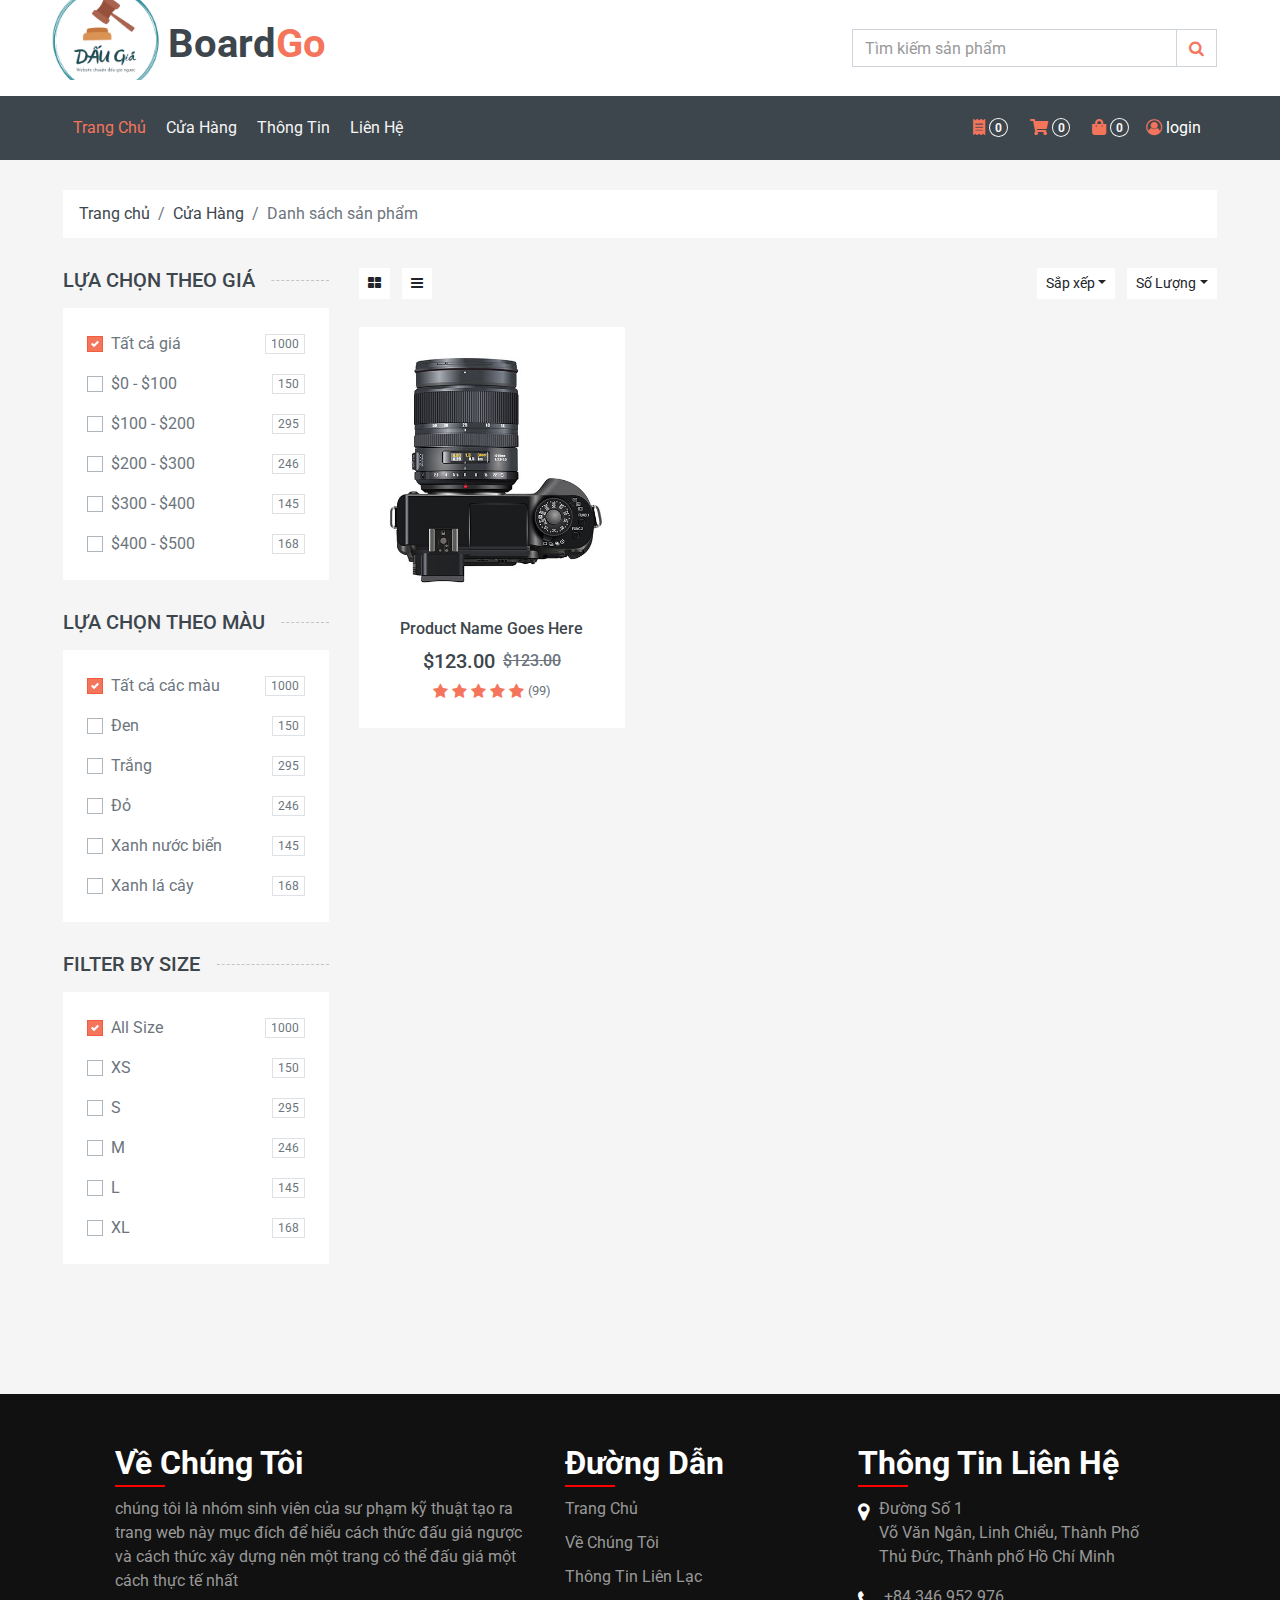
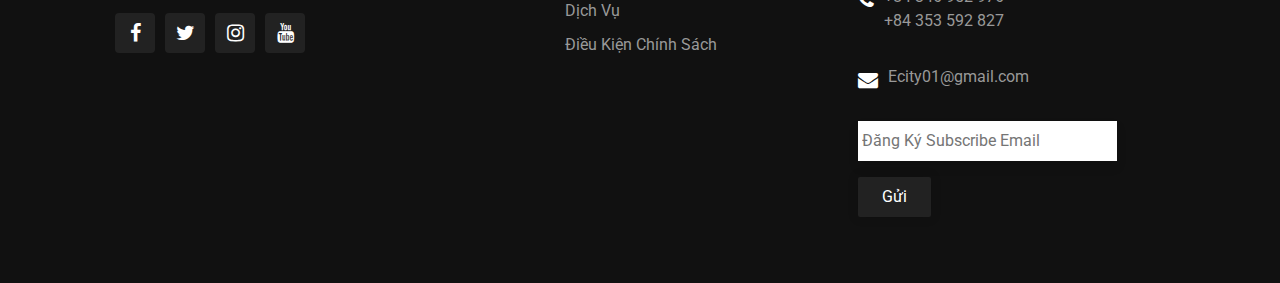
<file: shop.html>
<!DOCTYPE html>
<html lang="en">

<head>
    <meta charset="utf-8">
    <title>BoardGo</title>
    <meta content="width=device-width, initial-scale=1.0" name="viewport">
    <meta content="Free HTML Templates" name="keywords">
    <meta content="Free HTML Templates" name="description">

    <!-- Favicon -->
    <link href="image/logo.png" rel="icon">

    <!-- Google Web Fonts -->
    <link rel="preconnect" href="https://fonts.gstatic.com">
    <link href="https://fonts.googleapis.com/css2?family=Roboto:wght@400;500;700&display=swap" rel="stylesheet">  

    <!-- Font Awesome -->
    <link href="https://cdnjs.cloudflare.com/ajax/libs/font-awesome/5.10.0/css/all.min.css" rel="stylesheet">

    <!-- Libraries Stylesheet -->
    <link href="lib/animate/animate.min.css" rel="stylesheet">
    <link href="lib/owlcarousel/assets/owl.carousel.min.css" rel="stylesheet">

    <!-- Customized Bootstrap Stylesheet -->
    <link href="css/style.css" rel="stylesheet">
    <link rel="stylesheet" href="https://stackpath.bootstrapcdn.com/font-awesome/4.7.0/css/font-awesome.min.css">
    <link rel="stylesheet" href="./css/footer.css">
</head>

<body>
    <!-- Topbar Start -->
    <div class="container-fluid ">
        <div class="row align-items-center bg-light px-xl-5 d-none d-lg-flex flex-between">
            <div class="col-lg-4">
                <a href="" class="text-decoration-none">
                    <div class="row">
                        <div class="logo-shop">
                            <img src="./img/logo.png" alt="logoweb">
                        </div>
                        <!-- <span class="h1 text-uppercase text-primary bg-dark px-2">BoardGo</span> -->
                        <span class="h1 text-center align-center-logo ">Board<span class="text-primary">Go</span></span>
                    </div>

                </a>
            </div>
            <div class="col-lg-4 col-6 text-left">
                <form action="">
                    <div class="input-group">
                        <input type="text" class="form-control" placeholder="Tìm kiếm sản phẩm">
                        <div class="input-group-append">
                            <span class="input-group-text bg-transparent text-primary">
                                <i class="fa fa-search"></i>
                            </span>
                        </div>
                    </div>
                </form>
            </div>
        </div>
    </div>
    <!-- Topbar End -->

  <!-- Navbar Start -->
  <div class="container-fluid bg-dark mb-30">
    <div class="row px-xl-5">
        <div class="col-lg-12">
            <nav class="navbar navbar-expand-lg bg-dark navbar-dark py-3 py-lg-0 px-0">
                <a href="" class="text-decoration-none d-block d-lg-none">
                    <!-- <span class="h1 text-uppercase text-dark bg-light px-2">Multi</span>
                    <span class="h1 text-uppercase text-light bg-primary px-2 ml-n1">Shop</span> -->
                    <span class="h1 text-center align-center-logo text-white ">Board<span class="text-primary">Go</span></span>
                </a>
                <button type="button" class="navbar-toggler" data-toggle="collapse" data-target="#navbarCollapse">
                    <span class="navbar-toggler-icon"></span>
                </button>
                <div class="collapse navbar-collapse justify-content-between" id="navbarCollapse">
                    <div class="navbar-nav mr-auto py-0">
                        <a href="index.html" class="nav-item nav-link active">Trang Chủ</a>
                        <a href="shop.html" class="nav-item nav-link">Cửa Hàng</a>
                        
                        <a href="/userInfor.html" class="nav-item nav-link">Thông Tin</a>
                            
                        
                        <a href="contact.html" class="nav-item nav-link">Liên Hệ</a>
                    </div>
                    <div class="navbar-nav ml-auto py-0 d-none d-lg-block">
                        <a href="receipt.html" class="btn px-0 ml-3">
                            <i class="fas fa-receipt text-primary"></i>
                            <span class="badge text-secondary border border-secondary rounded-circle" style="padding-bottom: 2px;">0</span>
                        </a>
                        <a href="cart.html" class="btn px-0 ml-3">
                            <i class="fas fa-shopping-cart text-primary"></i>
                            <span class="badge text-secondary border border-secondary rounded-circle" style="padding-bottom: 2px;">0</span>
                        </a>
                        <a href="/managerProduct.html" class="btn px-0 ml-3">
                            <i class="fas fa-shopping-bag text-primary"></i>
                            <span class="badge text-secondary border border-secondary rounded-circle" style="padding-bottom: 2px;">0</span>
                        </a>
                    </div>
                    <div id="navbar-nav mr-auto py-0">
                        <a class="nav-item nav-link" href="./login/user/loginUser.html">
                            <i class="fa fa-user-circle-o" aria-hidden="true"></i>
                            <p style="color:white; display: inline;">login</p></a>
                        <!-- <a href="" class="nav-item nav-link">Vu Hung</a>
                        <a href="" class="nav-item nav-link">LOGOUT</a> -->
                    </div>
                </div>
            </nav>
        </div>
    </div>
</div>
<!-- Navbar End -->

    <!-- Breadcrumb Start -->
    <div class="container-fluid">
        <div class="row px-xl-5">
            <div class="col-12">
                <nav class="breadcrumb bg-light mb-30">
                    <a class="breadcrumb-item text-dark" href="#">Trang chủ</a>
                    <a class="breadcrumb-item text-dark" href="#">Cửa Hàng</a>
                    <span class="breadcrumb-item active">Danh sách sản phẩm</span>
                </nav>
            </div>
        </div>
    </div>
    <!-- Breadcrumb End -->


    <!-- Shop Start -->
    <div class="container-fluid">
        <div class="row px-xl-5">
            <!-- Shop Sidebar Start -->
            <div class="col-lg-3 col-md-4">
                <!-- Price Start -->
                <h5 class="section-title position-relative text-uppercase mb-3"><span class="bg-secondary pr-3">Lựa chọn theo giá</span></h5>
                <div class="bg-light p-4 mb-30">
                    <form>
                        <div class="custom-control custom-checkbox d-flex align-items-center justify-content-between mb-3">
                            <input type="checkbox" class="custom-control-input" checked id="price-all">
                            <label class="custom-control-label" for="price-all">Tất cả giá</label>
                            <span class="badge border font-weight-normal">1000</span>
                        </div>
                        <div class="custom-control custom-checkbox d-flex align-items-center justify-content-between mb-3">
                            <input type="checkbox" class="custom-control-input" id="price-1">
                            <label class="custom-control-label" for="price-1">$0 - $100</label>
                            <span class="badge border font-weight-normal">150</span>
                        </div>
                        <div class="custom-control custom-checkbox d-flex align-items-center justify-content-between mb-3">
                            <input type="checkbox" class="custom-control-input" id="price-2">
                            <label class="custom-control-label" for="price-2">$100 - $200</label>
                            <span class="badge border font-weight-normal">295</span>
                        </div>
                        <div class="custom-control custom-checkbox d-flex align-items-center justify-content-between mb-3">
                            <input type="checkbox" class="custom-control-input" id="price-3">
                            <label class="custom-control-label" for="price-3">$200 - $300</label>
                            <span class="badge border font-weight-normal">246</span>
                        </div>
                        <div class="custom-control custom-checkbox d-flex align-items-center justify-content-between mb-3">
                            <input type="checkbox" class="custom-control-input" id="price-4">
                            <label class="custom-control-label" for="price-4">$300 - $400</label>
                            <span class="badge border font-weight-normal">145</span>
                        </div>
                        <div class="custom-control custom-checkbox d-flex align-items-center justify-content-between">
                            <input type="checkbox" class="custom-control-input" id="price-5">
                            <label class="custom-control-label" for="price-5">$400 - $500</label>
                            <span class="badge border font-weight-normal">168</span>
                        </div>
                    </form>
                </div>
                <!-- Price End -->
                
                <!-- Color Start -->
                <h5 class="section-title position-relative text-uppercase mb-3"><span class="bg-secondary pr-3">Lựa chọn theo màu</span></h5>
                <div class="bg-light p-4 mb-30">
                    <form>
                        <div class="custom-control custom-checkbox d-flex align-items-center justify-content-between mb-3">
                            <input type="checkbox" class="custom-control-input" checked id="color-all">
                            <label class="custom-control-label" for="price-all">Tất cả các màu</label>
                            <span class="badge border font-weight-normal">1000</span>
                        </div>
                        <div class="custom-control custom-checkbox d-flex align-items-center justify-content-between mb-3">
                            <input type="checkbox" class="custom-control-input" id="color-1">
                            <label class="custom-control-label" for="color-1">Đen</label>
                            <span class="badge border font-weight-normal">150</span>
                        </div>
                        <div class="custom-control custom-checkbox d-flex align-items-center justify-content-between mb-3">
                            <input type="checkbox" class="custom-control-input" id="color-2">
                            <label class="custom-control-label" for="color-2">Trắng</label>
                            <span class="badge border font-weight-normal">295</span>
                        </div>
                        <div class="custom-control custom-checkbox d-flex align-items-center justify-content-between mb-3">
                            <input type="checkbox" class="custom-control-input" id="color-3">
                            <label class="custom-control-label" for="color-3">Đỏ</label>
                            <span class="badge border font-weight-normal">246</span>
                        </div>
                        <div class="custom-control custom-checkbox d-flex align-items-center justify-content-between mb-3">
                            <input type="checkbox" class="custom-control-input" id="color-4">
                            <label class="custom-control-label" for="color-4">Xanh nước biển</label>
                            <span class="badge border font-weight-normal">145</span>
                        </div>
                        <div class="custom-control custom-checkbox d-flex align-items-center justify-content-between">
                            <input type="checkbox" class="custom-control-input" id="color-5">
                            <label class="custom-control-label" for="color-5">Xanh lá cây</label>
                            <span class="badge border font-weight-normal">168</span>
                        </div>
                    </form>
                </div>
                <!-- Color End -->

                <!-- Size Start -->
                <h5 class="section-title position-relative text-uppercase mb-3"><span class="bg-secondary pr-3">Filter by size</span></h5>
                <div class="bg-light p-4 mb-30">
                    <form>
                        <div class="custom-control custom-checkbox d-flex align-items-center justify-content-between mb-3">
                            <input type="checkbox" class="custom-control-input" checked id="size-all">
                            <label class="custom-control-label" for="size-all">All Size</label>
                            <span class="badge border font-weight-normal">1000</span>
                        </div>
                        <div class="custom-control custom-checkbox d-flex align-items-center justify-content-between mb-3">
                            <input type="checkbox" class="custom-control-input" id="size-1">
                            <label class="custom-control-label" for="size-1">XS</label>
                            <span class="badge border font-weight-normal">150</span>
                        </div>
                        <div class="custom-control custom-checkbox d-flex align-items-center justify-content-between mb-3">
                            <input type="checkbox" class="custom-control-input" id="size-2">
                            <label class="custom-control-label" for="size-2">S</label>
                            <span class="badge border font-weight-normal">295</span>
                        </div>
                        <div class="custom-control custom-checkbox d-flex align-items-center justify-content-between mb-3">
                            <input type="checkbox" class="custom-control-input" id="size-3">
                            <label class="custom-control-label" for="size-3">M</label>
                            <span class="badge border font-weight-normal">246</span>
                        </div>
                        <div class="custom-control custom-checkbox d-flex align-items-center justify-content-between mb-3">
                            <input type="checkbox" class="custom-control-input" id="size-4">
                            <label class="custom-control-label" for="size-4">L</label>
                            <span class="badge border font-weight-normal">145</span>
                        </div>
                        <div class="custom-control custom-checkbox d-flex align-items-center justify-content-between">
                            <input type="checkbox" class="custom-control-input" id="size-5">
                            <label class="custom-control-label" for="size-5">XL</label>
                            <span class="badge border font-weight-normal">168</span>
                        </div>
                    </form>
                </div>
                <!-- Size End -->
            </div>
            <!-- Shop Sidebar End -->


            <!-- Shop Product Start -->
            <div class="col-lg-9 col-md-8">
                <div class="row pb-3">
                    <div class="col-12 pb-1">
                        <div class="d-flex align-items-center justify-content-between mb-4">
                            <div>
                                <button class="btn btn-sm btn-light"><i class="fa fa-th-large"></i></button>
                                <button class="btn btn-sm btn-light ml-2"><i class="fa fa-bars"></i></button>
                            </div>
                            <div class="ml-2">
                                <div class="btn-group">
                                    <button type="button" class="btn btn-sm btn-light dropdown-toggle" data-toggle="dropdown">Sắp xếp</button>
                                    <div class="dropdown-menu dropdown-menu-right">
                                        <a class="dropdown-item" href="#">Mới Nhất</a>
                                        <a class="dropdown-item" href="#">Thịnh Hành</a>
                                        <a class="dropdown-item" href="#">Lươt Đánh Giá</a>
                                    </div>
                                </div>
                                <div class="btn-group ml-2">
                                    <button type="button" class="btn btn-sm btn-light dropdown-toggle" data-toggle="dropdown">Số Lượng</button>
                                    <div class="dropdown-menu dropdown-menu-right">
                                        <a class="dropdown-item" href="#">10</a>
                                        <a class="dropdown-item" href="#">20</a>
                                        <a class="dropdown-item" href="#">30</a>
                                    </div>
                                </div>
                            </div>
                        </div>
                    </div>
                    <div class="col-lg-4 col-md-6 col-sm-6 pb-1">
                        <div class="product-item bg-light mb-4">
                            <div class="product-img position-relative overflow-hidden">
                                <img class="img-fluid w-100" src="img/product-1.jpg" alt="">
                                <div class="product-action">
                                    <a class="btn btn-outline-dark btn-square" href="./cart.html"><i class="fa fa-shopping-cart"></i></a>
                                    <a class="btn btn-outline-dark btn-square" href="./detail.html"><i class="fa fa-search"></i></a>
                                </div>
                            </div>
                            <div class="text-center py-4">
                                <a class="h6 text-decoration-none text-truncate" href="">Product Name Goes Here</a>
                                <div class="d-flex align-items-center justify-content-center mt-2">
                                    <h5>$123.00</h5><h6 class="text-muted ml-2"><del>$123.00</del></h6>
                                </div>
                                <div class="d-flex align-items-center justify-content-center mb-1">
                                    <small class="fa fa-star text-primary mr-1"></small>
                                    <small class="fa fa-star text-primary mr-1"></small>
                                    <small class="fa fa-star text-primary mr-1"></small>
                                    <small class="fa fa-star text-primary mr-1"></small>
                                    <small class="fa fa-star text-primary mr-1"></small>
                                    <small>(99)</small>
                                </div>
                            </div>
                        </div>
                    </div>

                </div>
            </div>
            <!-- Shop Product End -->
        </div>
    </div>
    <!-- Shop End -->


    <!-- Footer Start -->
    <!-- <div class="container-fluid bg-dark text-secondary mt-5 pt-5">
        <div class="row px-xl-5 pt-5">
            <div class="col-lg-4 col-md-12 mb-5 pr-3 pr-xl-5">
                <h5 class="text-secondary text-uppercase mb-4">Get In Touch</h5>
                <p class="mb-4">No dolore ipsum accusam no lorem. Invidunt sed clita kasd clita et et dolor sed dolor. Rebum tempor no vero est magna amet no</p>
                <p class="mb-2"><i class="fa fa-map-marker-alt text-primary mr-3"></i>123 Street, New York, USA</p>
                <p class="mb-2"><i class="fa fa-envelope text-primary mr-3"></i>info@example.com</p>
                <p class="mb-0"><i class="fa fa-phone-alt text-primary mr-3"></i>+012 345 67890</p>
            </div>
            <div class="col-lg-8 col-md-12">
                <div class="row">
                    <div class="col-md-4 mb-5">
                        <h5 class="text-secondary text-uppercase mb-4">Quick Shop</h5>
                        <div class="d-flex flex-column justify-content-start">
                            <a class="text-secondary mb-2" href="#"><i class="fa fa-angle-right mr-2"></i>Trang Chủ</a>
                            <a class="text-secondary mb-2" href="#"><i class="fa fa-angle-right mr-2"></i>Về chúng tôi</a>
                            <a class="text-secondary mb-2" href="#"><i class="fa fa-angle-right mr-2"></i>Danh sách sản phẩm</a>
                            <a class="text-secondary mb-2" href="#"><i class="fa fa-angle-right mr-2"></i>Giỏ hàng</a>
                            <a class="text-secondary" href="#"><i class="fa fa-angle-right mr-2"></i>Liên hệ</a>
                        </div>
                    </div>
                    <div class="col-md-4 mb-5">
                        <h5 class="text-secondary text-uppercase mb-4">My Account</h5>
                        <div class="d-flex flex-column justify-content-start">
                            <a class="text-secondary mb-2" href="#"><i class="fa fa-angle-right mr-2"></i>Trang Chủ</a>
                            <a class="text-secondary mb-2" href="#"><i class="fa fa-angle-right mr-2"></i>Về chúng tôi</a>
                            <a class="text-secondary mb-2" href="#"><i class="fa fa-angle-right mr-2"></i>Danh sách sản phẩm</a>
                            <a class="text-secondary mb-2" href="#"><i class="fa fa-angle-right mr-2"></i>Giỏ hàng</a>
                            <a class="text-secondary" href="#"><i class="fa fa-angle-right mr-2"></i>Liên hệ</a>
                        </div>
                    </div>
                    <div class="col-md-4 mb-5">
                        <h5 class="text-secondary text-uppercase mb-4">Newsletter</h5>
                        <p>Duo stet tempor ipsum sit amet magna ipsum tempor est</p>
                        <form action="">
                            <div class="input-group">
                                <input type="text" class="form-control" placeholder="Your Email Address">
                                <div class="input-group-append">
                                    <button class="btn btn-primary">Sign Up</button>
                                </div>
                            </div>
                        </form>
                        <h6 class="text-secondary text-uppercase mt-4 mb-3">Follow Us</h6>
                        <div class="d-flex">
                            <a class="btn btn-primary btn-square mr-2" href="#"><i class="fab fa-twitter"></i></a>
                            <a class="btn btn-primary btn-square mr-2" href="#"><i class="fab fa-facebook-f"></i></a>
                            <a class="btn btn-primary btn-square mr-2" href="#"><i class="fab fa-linkedin-in"></i></a>
                            <a class="btn btn-primary btn-square" href="#"><i class="fab fa-instagram"></i></a>
                        </div>
                    </div>
                </div>
            </div>
        </div>
        <div class="row border-top mx-xl-5 py-4" style="border-color: rgba(256, 256, 256, .1) !important;">
            <div class="col-md-6 px-xl-0">
                <p class="mb-md-0 text-center text-md-left text-secondary">
                    &copy; <a class="text-primary" href="#">Domain</a>. All Rights Reserved. Designed
                    by
                    <a class="text-primary" href="https://htmlcodex.com">HTML Codex</a>
                </p>
            </div>
            <div class="col-md-6 px-xl-0 text-center text-md-right">
                <img class="img-fluid" src="img/payments.png" alt="">
            </div>
        </div>
    </div> -->
    <!-- Footer End -->
    <!--Footernew Start-->
    <footer>
        <div class="container">
            <!--Bắt Đầu Nội Dung Giới Thiệu-->
            <div class="noi-dung about">
                <h2>Về Chúng Tôi</h2>
                <p>chúng tôi là nhóm sinh viên của sư phạm kỹ thuật tạo ra trang web này mục đích để
                  hiểu cách thức đấu giá ngược và cách thức xây dựng nên một trang có thể đấu giá một cách thực tế
                  nhất
                </p>
                <ul class="social-icon">
                    <li><a href=""><i class="fa fa-facebook"></i></a></li>
                    <li><a href=""><i class="fa fa-twitter"></i></a></li>
                    <li><a href=""><i class="fa fa-instagram"></i></a></li>
                    <li><a href=""><i class="fa fa-youtube"></i></a></li>
                </ul>
            </div>
            <!--Kết Thúc Nội Dung Giới Thiệu-->
            <!--Bắt Đầu Nội Dung Đường Dẫn-->
            <div class="noi-dung links">
                <h2>Đường Dẫn</h2>
                <ul>
                    <li><a href="#">Trang Chủ</a></li>
                    <li><a href="#">Về Chúng Tôi</a></li>
                    <li><a href="#">Thông Tin Liên Lạc</a></li>
                    <li><a href="#">Dịch Vụ</a></li>
                    <li><a href="#">Điều Kiện Chính Sách</a></li>
                </ul>
            </div>
            <!--Kết Thúc Nội Dung Đường Dẫn-->
            <!--Bắt Đâu Nội Dung Liên Hệ-->
            <div class="noi-dung contact">
                <h2>Thông Tin Liên Hệ</h2>
                <ul class="info">
                    <li>
                        <span><i class="fa fa-map-marker"></i></span>
                        <span>Đường Số 1<br />
                            Võ Văn Ngân, Linh Chiểu, Thành Phố Thủ Đức, Thành phố Hồ Chí Minh</span>
                    </li>
                    <li>
                        <span><i class="fa fa-phone"></i></span>
                        <p><a href="#">+84 346 952 976</a>
                            <br />
                            <a href="#">+84 353 592 827</a></p>
                    </li>
                    <li>
                        <span><i class="fa fa-envelope"></i></span>
                        <p><a href="#">Ecity01@gmail.com</a></p>
                   </li>
                    <li>
                        <form class="form">
                            <input type="email" class="form__field" placeholder="Đăng Ký Subscribe Email" />
                            <button type="button" class="btn btn--primary  uppercase">Gửi</button>
                        </form>
                    </li>
                </ul>
            </div>
            <!--Kết Thúc Nội Dung Liên Hệ-->
        </div>
    </footer>
    <!-- Footernew End -->

    <!-- Back to Top -->
    <a href="#" class="btn btn-primary back-to-top"><i class="fa fa-angle-double-up"></i></a>


    <!-- JavaScript Libraries -->
    <script src="https://code.jquery.com/jquery-3.4.1.min.js"></script>
    <script src="https://stackpath.bootstrapcdn.com/bootstrap/4.4.1/js/bootstrap.bundle.min.js"></script>
    <script src="lib/easing/easing.min.js"></script>
    <script src="lib/owlcarousel/owl.carousel.min.js"></script>

    <!-- Contact Javascript File -->
    <script src="mail/jqBootstrapValidation.min.js"></script>
    <script src="mail/contact.js"></script>

    <!-- Template Javascript -->
    <script src="js/main.js"></script>
</body>

</html>
</file>
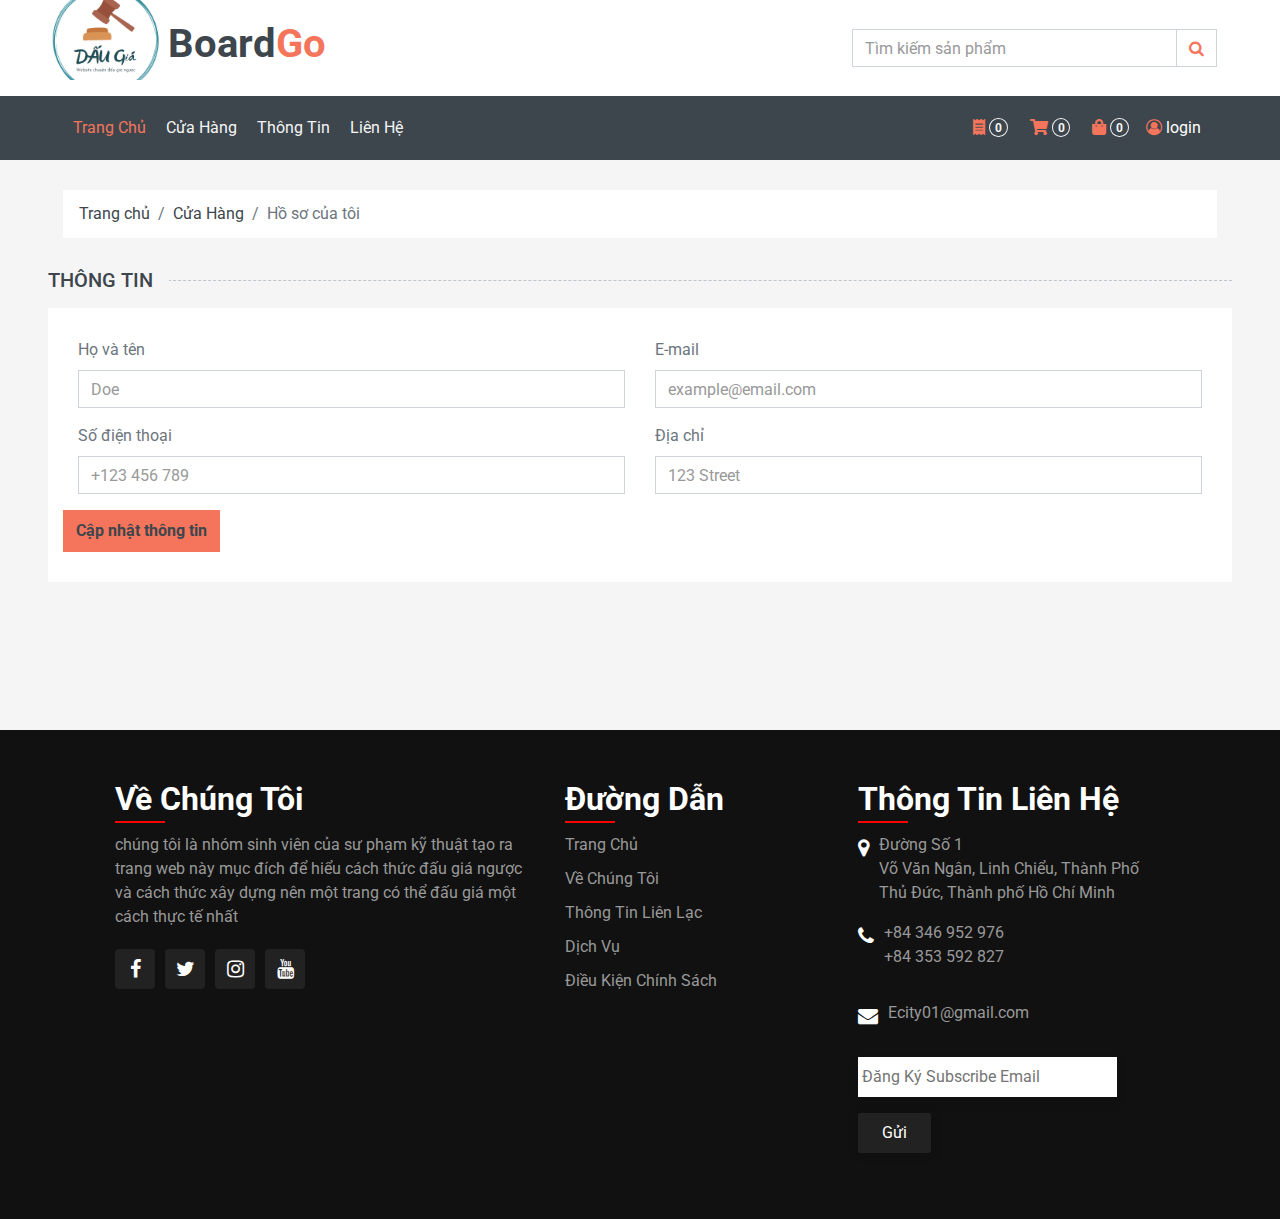
<file: userInfor.html>
<!DOCTYPE html>
<html lang="en">

<head>
    <meta charset="utf-8">
    <title>BoardGo</title>
    <meta content="width=device-width, initial-scale=1.0" name="viewport">
    <meta content="Free HTML Templates" name="keywords">
    <meta content="Free HTML Templates" name="description">

    <!-- Favicon -->
    <link href="image/logo.png" rel="icon">

    <!-- Google Web Fonts -->
    <link rel="preconnect" href="https://fonts.gstatic.com">
    <link href="https://fonts.googleapis.com/css2?family=Roboto:wght@400;500;700&display=swap" rel="stylesheet">  

    <!-- Font Awesome -->
    <link href="https://cdnjs.cloudflare.com/ajax/libs/font-awesome/5.10.0/css/all.min.css" rel="stylesheet">

    <!-- Libraries Stylesheet -->
    <link href="lib/animate/animate.min.css" rel="stylesheet">
    <link href="lib/owlcarousel/assets/owl.carousel.min.css" rel="stylesheet">

    <!-- Customized Bootstrap Stylesheet -->
    <link href="css/style.css" rel="stylesheet">
    <link rel="stylesheet" href="https://stackpath.bootstrapcdn.com/font-awesome/4.7.0/css/font-awesome.min.css">
    <link rel="stylesheet" href="./css/footer.css">
</head>

<body>
   <!-- Topbar Start -->
   <div class="container-fluid ">
    <div class="row align-items-center bg-light px-xl-5 d-none d-lg-flex flex-between">
        <div class="col-lg-4">
            <a href="" class="text-decoration-none">
                <div class="row">
                    <div class="logo-shop">
                        <img src="./img/logo.png" alt="logoweb">
                    </div>
                    <!-- <span class="h1 text-uppercase text-primary bg-dark px-2">BoardGo</span> -->
                    <span class="h1 text-center align-center-logo ">Board<span class="text-primary">Go</span></span>
                </div>

            </a>
        </div>
        <div class="col-lg-4 col-6 text-left">
            <form action="">
                <div class="input-group">
                    <input type="text" class="form-control" placeholder="Tìm kiếm sản phẩm">
                    <div class="input-group-append">
                        <span class="input-group-text bg-transparent text-primary">
                            <i class="fa fa-search"></i>
                        </span>
                    </div>
                </div>
            </form>
        </div>
    </div>
</div>
<!-- Topbar End -->

 <!-- Navbar Start -->
 <div class="container-fluid bg-dark mb-30">
    <div class="row px-xl-5">
        <div class="col-lg-12">
            <nav class="navbar navbar-expand-lg bg-dark navbar-dark py-3 py-lg-0 px-0">
                <a href="" class="text-decoration-none d-block d-lg-none">
                    <!-- <span class="h1 text-uppercase text-dark bg-light px-2">Multi</span>
                    <span class="h1 text-uppercase text-light bg-primary px-2 ml-n1">Shop</span> -->
                    <span class="h1 text-center align-center-logo text-white ">Board<span class="text-primary">Go</span></span>
                </a>
                <button type="button" class="navbar-toggler" data-toggle="collapse" data-target="#navbarCollapse">
                    <span class="navbar-toggler-icon"></span>
                </button>
                <div class="collapse navbar-collapse justify-content-between" id="navbarCollapse">
                    <div class="navbar-nav mr-auto py-0">
                        <a href="index.html" class="nav-item nav-link active">Trang Chủ</a>
                        <a href="shop.html" class="nav-item nav-link">Cửa Hàng</a>
                        
                        <a href="/userInfor.html" class="nav-item nav-link">Thông Tin</a>
                            
                        
                        <a href="contact.html" class="nav-item nav-link">Liên Hệ</a>
                    </div>
                    <div class="navbar-nav ml-auto py-0 d-none d-lg-block">
                        <a href="receipt.html" class="btn px-0 ml-3">
                            <i class="fas fa-receipt text-primary"></i>
                            <span class="badge text-secondary border border-secondary rounded-circle" style="padding-bottom: 2px;">0</span>
                        </a>
                        <a href="cart.html" class="btn px-0 ml-3">
                            <i class="fas fa-shopping-cart text-primary"></i>
                            <span class="badge text-secondary border border-secondary rounded-circle" style="padding-bottom: 2px;">0</span>
                        </a>
                        <a href="/managerProduct.html" class="btn px-0 ml-3">
                            <i class="fas fa-shopping-bag text-primary"></i>
                            <span class="badge text-secondary border border-secondary rounded-circle" style="padding-bottom: 2px;">0</span>
                        </a>
                    </div>
                    <div id="navbar-nav mr-auto py-0">
                        <a class="nav-item nav-link" href="./login/user/loginUser.html">
                            <i class="fa fa-user-circle-o" aria-hidden="true"></i>
                            <p style="color:white; display: inline;">login</p></a>
                        <!-- <a href="" class="nav-item nav-link">Vu Hung</a>
                        <a href="" class="nav-item nav-link">LOGOUT</a> -->
                    </div>
                </div>
            </nav>
        </div>
    </div>
</div>
<!-- Navbar End -->

    <!-- Breadcrumb Start -->
    <div class="container-fluid">
        <div class="row px-xl-5">
            <div class="col-12">
                <nav class="breadcrumb bg-light mb-30">
                    <a class="breadcrumb-item text-dark" href="#">Trang chủ </a>
                    <a class="breadcrumb-item text-dark" href="#">Cửa Hàng</a>
                    <span class="breadcrumb-item active">Hồ sơ của tôi</span>
                </nav>
            </div>
        </div>
    </div>
    <!-- Breadcrumb End -->


    <!-- Checkout Start -->
    <div class="container-fluid">
        <div class="row px-xl-5">
            <div class="col-lg-16">
                <h5 class="section-title position-relative text-uppercase mb-3"><span class="bg-secondary pr-3">Thông tin</span></h5>
                <div class="bg-light p-30 mb-5">
                    <form action="">
                        <div class="row">
                            <div class="col-md-6 form-group">
                                <label>Họ và tên</label>
                                <input class="form-control" type="text" placeholder="Doe">
                            </div>
                            <div class="col-md-6 form-group">
                                <label>E-mail</label>
                                <input class="form-control" type="text" placeholder="example@email.com">
                            </div>
                            <div class="col-md-6 form-group">
                                <label>Số điện thoại</label>
                                <input class="form-control" type="text" placeholder="+123 456 789">
                            </div>
                            <div class="col-md-6 form-group">
                                <label>Địa chỉ</label>
                                <input class="form-control" type="text" placeholder="123 Street">
                            </div>
                            <button class="btn btn-primary font-weight-bold py-2">Cập nhật thông tin</button>
                        </div>
                    </form>
                </div>


                
            </div>
            
        </div>
    </div>
    <!-- Checkout End -->


    <!-- Footer Start -->
    <!-- <div class="container-fluid bg-dark text-secondary mt-5 pt-5">
        <div class="row px-xl-5 pt-5">
            <div class="col-lg-4 col-md-12 mb-5 pr-3 pr-xl-5">
                <h5 class="text-secondary text-uppercase mb-4">Get In Touch</h5>
                <p class="mb-4">No dolore ipsum accusam no lorem. Invidunt sed clita kasd clita et et dolor sed dolor. Rebum tempor no vero est magna amet no</p>
                <p class="mb-2"><i class="fa fa-map-marker-alt text-primary mr-3"></i>123 Street, New York, USA</p>
                <p class="mb-2"><i class="fa fa-envelope text-primary mr-3"></i>info@example.com</p>
                <p class="mb-0"><i class="fa fa-phone-alt text-primary mr-3"></i>+012 345 67890</p>
            </div>
            <div class="col-lg-8 col-md-12">
                <div class="row">
                    <div class="col-md-4 mb-5">
                        <h5 class="text-secondary text-uppercase mb-4">Quick Shop</h5>
                        <div class="d-flex flex-column justify-content-start">
                            <a class="text-secondary mb-2" href="#"><i class="fa fa-angle-right mr-2"></i>Trang Chủ</a>
                            <a class="text-secondary mb-2" href="#"><i class="fa fa-angle-right mr-2"></i>Về chúng tôi</a>
                            <a class="text-secondary mb-2" href="#"><i class="fa fa-angle-right mr-2"></i>Danh sách sản phẩm</a>
                            <a class="text-secondary mb-2" href="#"><i class="fa fa-angle-right mr-2"></i>Giỏ hàng</a>
                            <a class="text-secondary" href="#"><i class="fa fa-angle-right mr-2"></i>Liên hệ</a>
                        </div>
                    </div>
                    <div class="col-md-4 mb-5">
                        <h5 class="text-secondary text-uppercase mb-4">My Account</h5>
                        <div class="d-flex flex-column justify-content-start">
                            <a class="text-secondary mb-2" href="#"><i class="fa fa-angle-right mr-2"></i>Trang Chủ</a>
                            <a class="text-secondary mb-2" href="#"><i class="fa fa-angle-right mr-2"></i>Về chúng tôi</a>
                            <a class="text-secondary mb-2" href="#"><i class="fa fa-angle-right mr-2"></i>Danh sách sản phẩm</a>
                            <a class="text-secondary mb-2" href="#"><i class="fa fa-angle-right mr-2"></i>Giỏ hàng</a>
                            <a class="text-secondary" href="#"><i class="fa fa-angle-right mr-2"></i>Liên hệ</a>
                        </div>
                    </div>
                    <div class="col-md-4 mb-5">
                        <h5 class="text-secondary text-uppercase mb-4">Newsletter</h5>
                        <p>Duo stet tempor ipsum sit amet magna ipsum tempor est</p>
                        <form action="">
                            <div class="input-group">
                                <input type="text" class="form-control" placeholder="Your Email Address">
                                <div class="input-group-append">
                                    <button class="btn btn-primary">Sign Up</button>
                                </div>
                            </div>
                        </form>
                        <h6 class="text-secondary text-uppercase mt-4 mb-3">Follow Us</h6>
                        <div class="d-flex">
                            <a class="btn btn-primary btn-square mr-2" href="#"><i class="fab fa-twitter"></i></a>
                            <a class="btn btn-primary btn-square mr-2" href="#"><i class="fab fa-facebook-f"></i></a>
                            <a class="btn btn-primary btn-square mr-2" href="#"><i class="fab fa-linkedin-in"></i></a>
                            <a class="btn btn-primary btn-square" href="#"><i class="fab fa-instagram"></i></a>
                        </div>
                    </div>
                </div>
            </div>
        </div>
        <div class="row border-top mx-xl-5 py-4" style="border-color: rgba(256, 256, 256, .1) !important;">
            <div class="col-md-6 px-xl-0">
                <p class="mb-md-0 text-center text-md-left text-secondary">
                    &copy; <a class="text-primary" href="#">Domain</a>. All Rights Reserved. Designed
                    by
                    <a class="text-primary" href="https://htmlcodex.com">HTML Codex</a>
                </p>
            </div>
            <div class="col-md-6 px-xl-0 text-center text-md-right">
                <img class="img-fluid" src="img/payments.png" alt="">
            </div>
        </div>
    </div> -->
    <!-- Footer End -->
 <!--Footernew Start-->
    <footer>
        <div class="container">
            <!--Bắt Đầu Nội Dung Giới Thiệu-->
            <div class="noi-dung about">
                <h2>Về Chúng Tôi</h2>
                <p>chúng tôi là nhóm sinh viên của sư phạm kỹ thuật tạo ra trang web này mục đích để
                hiểu cách thức đấu giá ngược và cách thức xây dựng nên một trang có thể đấu giá một cách thực tế
                nhất
                </p>
                <ul class="social-icon">
                    <li><a href=""><i class="fa fa-facebook"></i></a></li>
                    <li><a href=""><i class="fa fa-twitter"></i></a></li>
                    <li><a href=""><i class="fa fa-instagram"></i></a></li>
                    <li><a href=""><i class="fa fa-youtube"></i></a></li>
                </ul>
            </div>
            <!--Kết Thúc Nội Dung Giới Thiệu-->
            <!--Bắt Đầu Nội Dung Đường Dẫn-->
            <div class="noi-dung links">
                <h2>Đường Dẫn</h2>
                <ul>
                    <li><a href="#">Trang Chủ</a></li>
                    <li><a href="#">Về Chúng Tôi</a></li>
                    <li><a href="#">Thông Tin Liên Lạc</a></li>
                    <li><a href="#">Dịch Vụ</a></li>
                    <li><a href="#">Điều Kiện Chính Sách</a></li>
                </ul>
            </div>
            <!--Kết Thúc Nội Dung Đường Dẫn-->
            <!--Bắt Đâu Nội Dung Liên Hệ-->
            <div class="noi-dung contact">
                <h2>Thông Tin Liên Hệ</h2>
                <ul class="info">
                    <li>
                        <span><i class="fa fa-map-marker"></i></span>
                        <span>Đường Số 1<br />
                            Võ Văn Ngân, Linh Chiểu, Thành Phố Thủ Đức, Thành phố Hồ Chí Minh</span>
                    </li>
                    <li>
                        <span><i class="fa fa-phone"></i></span>
                        <p><a href="#">+84 346 952 976</a>
                            <br />
                            <a href="#">+84 353 592 827</a></p>
                    </li>
                    <li>
                        <span><i class="fa fa-envelope"></i></span>
                        <p><a href="#">Ecity01@gmail.com</a></p>
                </li>
                    <li>
                        <form class="form">
                            <input type="email" class="form__field" placeholder="Đăng Ký Subscribe Email" />
                            <button type="button" class="btn btn--primary  uppercase">Gửi</button>
                        </form>
                    </li>
                </ul>
            </div>
            <!--Kết Thúc Nội Dung Liên Hệ-->
        </div>
    </footer>
    <!-- Footernew End -->

    <!-- Back to Top -->
    <a href="#" class="btn btn-primary back-to-top"><i class="fa fa-angle-double-up"></i></a>


    <!-- JavaScript Libraries -->
    <script src="https://code.jquery.com/jquery-3.4.1.min.js"></script>
    <script src="https://stackpath.bootstrapcdn.com/bootstrap/4.4.1/js/bootstrap.bundle.min.js"></script>
    <script src="lib/easing/easing.min.js"></script>
    <script src="lib/owlcarousel/owl.carousel.min.js"></script>

    <!-- Contact Javascript File -->
    <script src="mail/jqBootstrapValidation.min.js"></script>
    <script src="mail/contact.js"></script>

    <!-- Template Javascript -->
    <script src="js/main.js"></script>
</body>

</html>
</file>
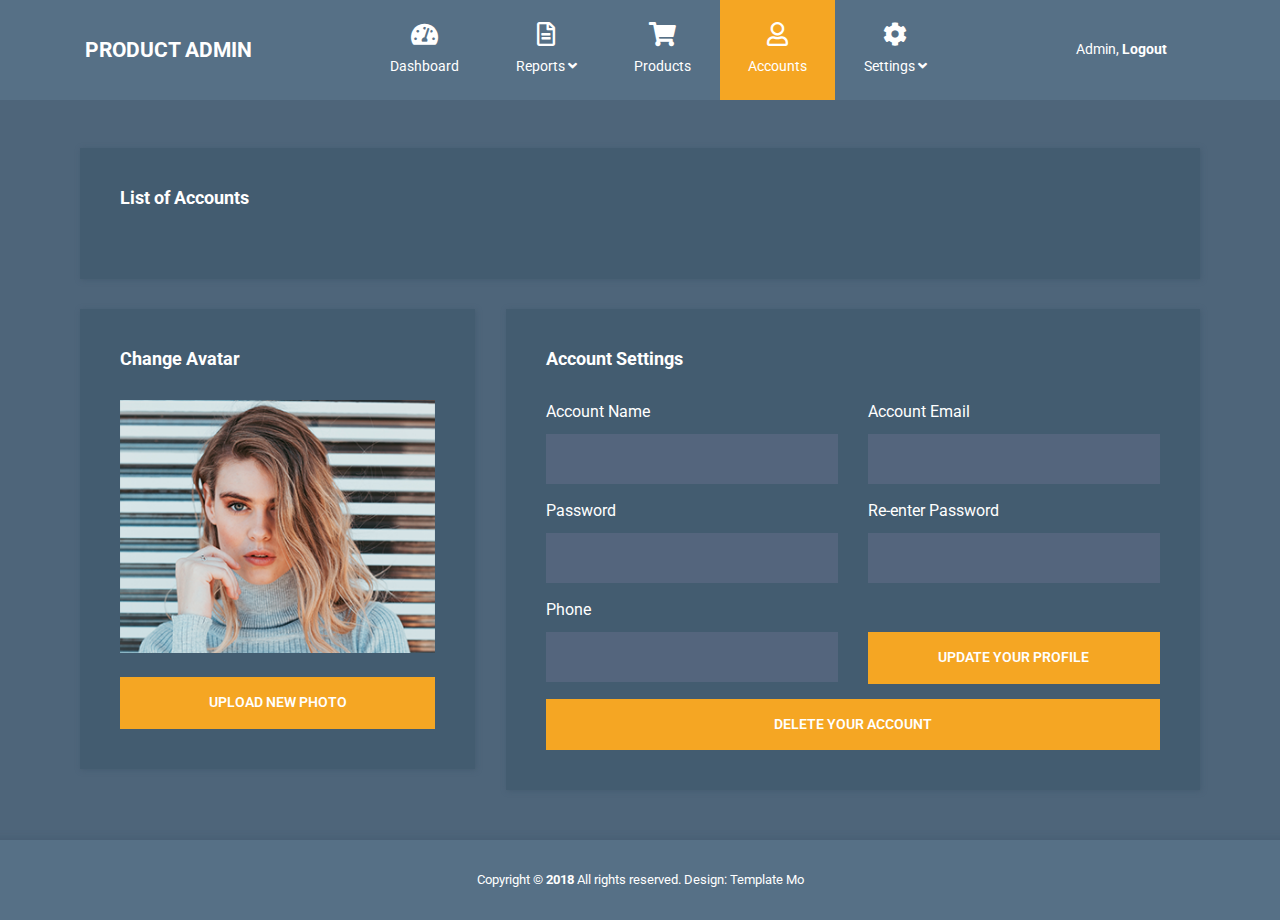
<file: page_admin/accounts.html>
<!DOCTYPE html>
<html lang="en">
  <head>
    <meta charset="UTF-8" />
    <meta name="viewport" content="width=device-width, initial-scale=1.0" />
    <meta http-equiv="X-UA-Compatible" content="ie=edge" />
    <title>Accounts - Product Admin Template</title>
    <link
      rel="stylesheet"
      href="https://fonts.googleapis.com/css?family=Roboto:400,700"
    />
    <!-- https://fonts.google.com/specimen/Roboto -->
    <link rel="stylesheet" href="css/fontawesome.min.css" />
    <!-- https://fontawesome.com/ -->
    <link rel="stylesheet" href="css/bootstrap.min.css" />
    <!-- https://getbootstrap.com/ -->
    <link rel="stylesheet" href="css/templatemo-style.css">
    <!--
	Product Admin CSS Template
	https://templatemo.com/tm-524-product-admin
	-->
  </head>

  <body id="reportsPage">
    <div class="" id="home">
      <nav class="navbar navbar-expand-xl">
        <div class="container h-100">
          <a class="navbar-brand" href="index.html">
            <h1 class="tm-site-title mb-0">Product Admin</h1>
          </a>
          <button
            class="navbar-toggler ml-auto mr-0"
            type="button"
            data-toggle="collapse"
            data-target="#navbarSupportedContent"
            aria-controls="navbarSupportedContent"
            aria-expanded="false"
            aria-label="Toggle navigation"
          >
            <i class="fas fa-bars tm-nav-icon"></i>
          </button>

          <div class="collapse navbar-collapse" id="navbarSupportedContent">
            <ul class="navbar-nav mx-auto h-100">
              <li class="nav-item">
                <a class="nav-link" href="index.html">
                  <i class="fas fa-tachometer-alt"></i> Dashboard
                  <span class="sr-only">(current)</span>
                </a>
              </li>
              <li class="nav-item dropdown">
                <a
                  class="nav-link dropdown-toggle"
                  href="#"
                  id="navbarDropdown"
                  role="button"
                  data-toggle="dropdown"
                  aria-haspopup="true"
                  aria-expanded="false"
                >
                  <i class="far fa-file-alt"></i>
                  <span> Reports <i class="fas fa-angle-down"></i> </span>
                </a>
                <div class="dropdown-menu" aria-labelledby="navbarDropdown">
                  <a class="dropdown-item" href="#">Daily Report</a>
                  <a class="dropdown-item" href="#">Weekly Report</a>
                  <a class="dropdown-item" href="#">Yearly Report</a>
                </div>
              </li>
              <li class="nav-item">
                <a class="nav-link" href="products.html">
                  <i class="fas fa-shopping-cart"></i> Products
                </a>
              </li>

              <li class="nav-item">
                <a class="nav-link active" href="accounts.html">
                  <i class="far fa-user"></i> Accounts
                </a>
              </li>
              <li class="nav-item dropdown">
                <a
                  class="nav-link dropdown-toggle"
                  href="#"
                  id="navbarDropdown"
                  role="button"
                  data-toggle="dropdown"
                  aria-haspopup="true"
                  aria-expanded="false"
                >
                  <i class="fas fa-cog"></i>
                  <span> Settings <i class="fas fa-angle-down"></i> </span>
                </a>
                <div class="dropdown-menu" aria-labelledby="navbarDropdown">
                  <a class="dropdown-item" href="#">Profile</a>
                  <a class="dropdown-item" href="#">Billing</a>
                  <a class="dropdown-item" href="#">Customize</a>
                </div>
              </li>
            </ul>
            <ul class="navbar-nav">
              <li class="nav-item">
                <a class="nav-link d-block" href="login.html">
                  Admin, <b>Logout</b>
                </a>
              </li>
            </ul>
          </div>
        </div>
      </nav>
      <div class="container mt-5">
        <div class="row tm-content-row">
          <div class="col-12 tm-block-col">
            <div class="tm-bg-primary-dark tm-block tm-block-h-auto">
              <h2 class="tm-block-title">List of Accounts</h2>
              <!-- <p class="text-white">Accounts</p>
              <select class="custom-select">
                <option value="0">Select account</option>
                <option value="1">Admin</option>
                <option value="2">Editor</option>
                <option value="3">Merchant</option>
                <option value="4">Customer</option>
              </select> -->
            </div>
          </div>
        </div>
        <!-- row -->
        <div class="row tm-content-row">
          <div class="tm-block-col tm-col-avatar">
            <div class="tm-bg-primary-dark tm-block tm-block-avatar">
              <h2 class="tm-block-title">Change Avatar</h2>
              <div class="tm-avatar-container">
                <img
                  src="img/avatar.png"
                  alt="Avatar"
                  class="tm-avatar img-fluid mb-4"
                />
                <a href="#" class="tm-avatar-delete-link">
                  <i class="far fa-trash-alt tm-product-delete-icon"></i>
                </a>
              </div>
              <button class="btn btn-primary btn-block text-uppercase">
                Upload New Photo
              </button>
            </div>
          </div>
          <div class="tm-block-col tm-col-account-settings">
            <div class="tm-bg-primary-dark tm-block tm-block-settings">
              <h2 class="tm-block-title">Account Settings</h2>
              <form action="" class="tm-signup-form row">
                <div class="form-group col-lg-6">
                  <label for="name">Account Name</label>
                  <input
                    id="name"
                    name="name"
                    type="text"
                    class="form-control validate"
                  />
                </div>
                <div class="form-group col-lg-6">
                  <label for="email">Account Email</label>
                  <input
                    id="email"
                    name="email"
                    type="email"
                    class="form-control validate"
                  />
                </div>
                <div class="form-group col-lg-6">
                  <label for="password">Password</label>
                  <input
                    id="password"
                    name="password"
                    type="password"
                    class="form-control validate"
                  />
                </div>
                <div class="form-group col-lg-6">
                  <label for="password2">Re-enter Password</label>
                  <input
                    id="password2"
                    name="password2"
                    type="password"
                    class="form-control validate"
                  />
                </div>
                <div class="form-group col-lg-6">
                  <label for="phone">Phone</label>
                  <input
                    id="phone"
                    name="phone"
                    type="tel"
                    class="form-control validate"
                  />
                </div>
                <div class="form-group col-lg-6">
                  <label class="tm-hide-sm">&nbsp;</label>
                  <button
                    type="submit"
                    class="btn btn-primary btn-block text-uppercase"
                  >
                    Update Your Profile
                  </button>
                </div>
                <div class="col-12">
                  <button
                    type="submit"
                    class="btn btn-primary btn-block text-uppercase"
                  >
                    Delete Your Account
                  </button>
                </div>
              </form>
            </div>
          </div>
        </div>
      </div>
      <footer class="tm-footer row tm-mt-small">
        <div class="col-12 font-weight-light">
          <p class="text-center text-white mb-0 px-4 small">
            Copyright &copy; <b>2018</b> All rights reserved. 
            
            Design: <a rel="nofollow noopener" href="https://templatemo.com" class="tm-footer-link">Template Mo</a>
          </p>
        </div>
      </footer>
    </div>

    <script src="js/jquery-3.3.1.min.js"></script>
    <!-- https://jquery.com/download/ -->
    <script src="js/bootstrap.min.js"></script>
    <!-- https://getbootstrap.com/ -->
  </body>
</html>
</file>
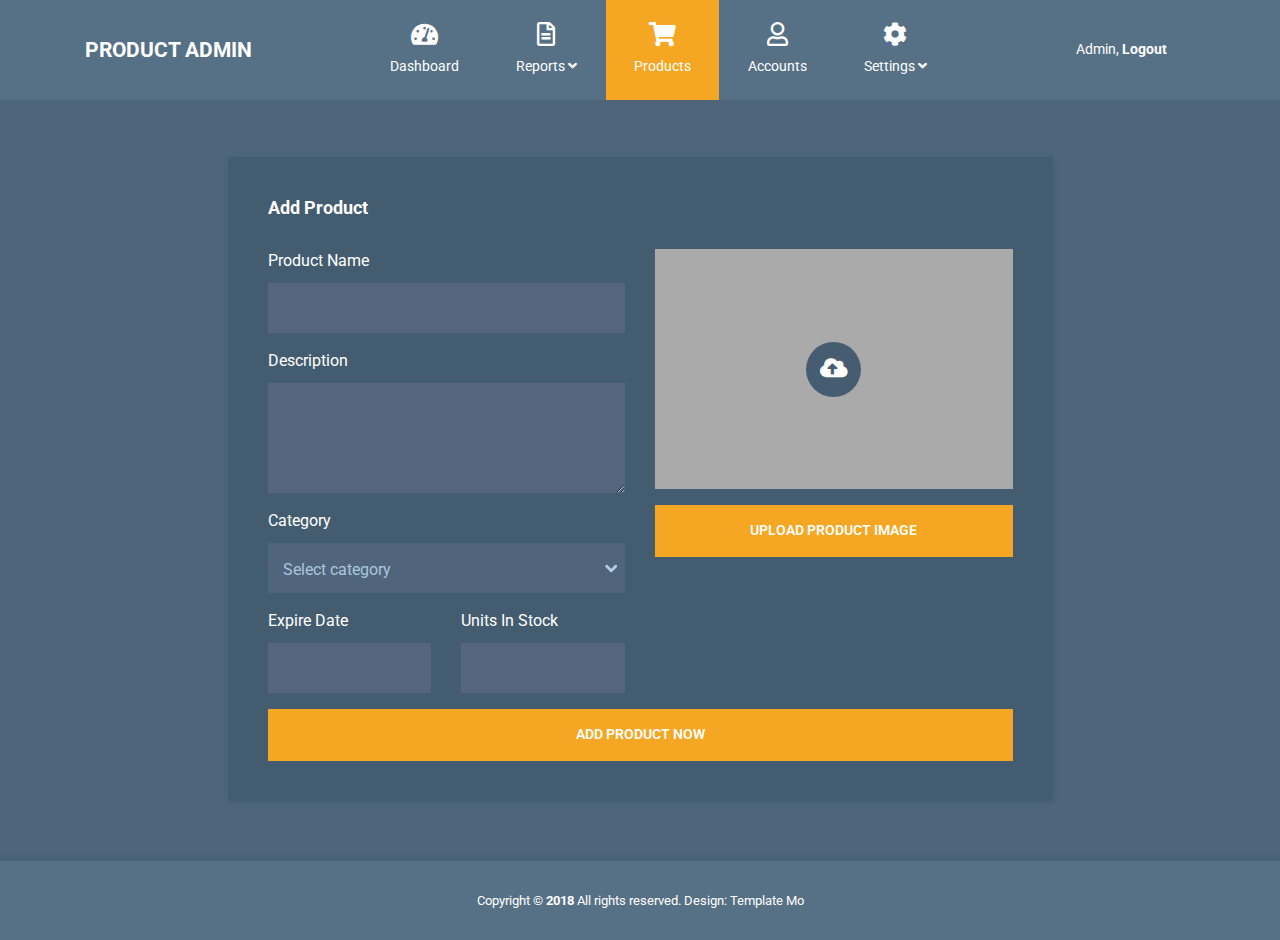
<file: page_admin/add-product.html>
<!DOCTYPE html>
<html lang="en">
  <head>
    <meta charset="UTF-8" />
    <meta name="viewport" content="width=device-width, initial-scale=1.0" />
    <meta http-equiv="X-UA-Compatible" content="ie=edge" />
    <title>Add Product - Dashboard HTML Template</title>
    <link
      rel="stylesheet"
      href="https://fonts.googleapis.com/css?family=Roboto:400,700"
    />
    <!-- https://fonts.google.com/specimen/Roboto -->
    <link rel="stylesheet" href="css/fontawesome.min.css" />
    <!-- https://fontawesome.com/ -->
    <link rel="stylesheet" href="jquery-ui-datepicker/jquery-ui.min.css" type="text/css" />
    <!-- http://api.jqueryui.com/datepicker/ -->
    <link rel="stylesheet" href="css/bootstrap.min.css" />
    <!-- https://getbootstrap.com/ -->
    <link rel="stylesheet" href="css/templatemo-style.css">
    <!--
	Product Admin CSS Template
	https://templatemo.com/tm-524-product-admin
	-->
  </head>

  <body>
    <nav class="navbar navbar-expand-xl">
      <div class="container h-100">
        <a class="navbar-brand" href="index.html">
          <h1 class="tm-site-title mb-0">Product Admin</h1>
        </a>
        <button
          class="navbar-toggler ml-auto mr-0"
          type="button"
          data-toggle="collapse"
          data-target="#navbarSupportedContent"
          aria-controls="navbarSupportedContent"
          aria-expanded="false"
          aria-label="Toggle navigation"
        >
          <i class="fas fa-bars tm-nav-icon"></i>
        </button>

        <div class="collapse navbar-collapse" id="navbarSupportedContent">
          <ul class="navbar-nav mx-auto h-100">
            <li class="nav-item">
              <a class="nav-link" href="index.html">
                <i class="fas fa-tachometer-alt"></i> Dashboard
                <span class="sr-only">(current)</span>
              </a>
            </li>
            <li class="nav-item dropdown">
              <a
                class="nav-link dropdown-toggle"
                href="#"
                id="navbarDropdown"
                role="button"
                data-toggle="dropdown"
                aria-haspopup="true"
                aria-expanded="false"
              >
                <i class="far fa-file-alt"></i>
                <span> Reports <i class="fas fa-angle-down"></i> </span>
              </a>
              <div class="dropdown-menu" aria-labelledby="navbarDropdown">
                <a class="dropdown-item" href="#">Daily Report</a>
                <a class="dropdown-item" href="#">Weekly Report</a>
                <a class="dropdown-item" href="#">Yearly Report</a>
              </div>
            </li>
            <li class="nav-item">
              <a class="nav-link active" href="products.html">
                <i class="fas fa-shopping-cart"></i> Products
              </a>
            </li>

            <li class="nav-item">
              <a class="nav-link" href="accounts.html">
                <i class="far fa-user"></i> Accounts
              </a>
            </li>
            <li class="nav-item dropdown">
              <a
                class="nav-link dropdown-toggle"
                href="#"
                id="navbarDropdown"
                role="button"
                data-toggle="dropdown"
                aria-haspopup="true"
                aria-expanded="false"
              >
                <i class="fas fa-cog"></i>
                <span> Settings <i class="fas fa-angle-down"></i> </span>
              </a>
              <div class="dropdown-menu" aria-labelledby="navbarDropdown">
                <a class="dropdown-item" href="#">Profile</a>
                <a class="dropdown-item" href="#">Billing</a>
                <a class="dropdown-item" href="#">Customize</a>
              </div>
            </li>
          </ul>
          <ul class="navbar-nav">
            <li class="nav-item">
              <a class="nav-link d-block" href="login.html">
                Admin, <b>Logout</b>
              </a>
            </li>
          </ul>
        </div>
      </div>
    </nav>
    <div class="container tm-mt-big tm-mb-big">
      <div class="row">
        <div class="col-xl-9 col-lg-10 col-md-12 col-sm-12 mx-auto">
          <div class="tm-bg-primary-dark tm-block tm-block-h-auto">
            <div class="row">
              <div class="col-12">
                <h2 class="tm-block-title d-inline-block">Add Product</h2>
              </div>
            </div>
            <div class="row tm-edit-product-row">
              <div class="col-xl-6 col-lg-6 col-md-12">
                <form action="" class="tm-edit-product-form">
                  <div class="form-group mb-3">
                    <label
                      for="name"
                      >Product Name
                    </label>
                    <input
                      id="name"
                      name="name"
                      type="text"
                      class="form-control validate"
                      required
                    />
                  </div>
                  <div class="form-group mb-3">
                    <label
                      for="description"
                      >Description</label
                    >
                    <textarea
                      class="form-control validate"
                      rows="3"
                      required
                    ></textarea>
                  </div>
                  <div class="form-group mb-3">
                    <label
                      for="category"
                      >Category</label
                    >
                    <select
                      class="custom-select tm-select-accounts"
                      id="category"
                    >
                      <option selected>Select category</option>
                      <option value="1">New Arrival</option>
                      <option value="2">Most Popular</option>
                      <option value="3">Trending</option>
                    </select>
                  </div>
                  <div class="row">
                      <div class="form-group mb-3 col-xs-12 col-sm-6">
                          <label
                            for="expire_date"
                            >Expire Date
                          </label>
                          <input
                            id="expire_date"
                            name="expire_date"
                            type="text"
                            class="form-control validate"
                            data-large-mode="true"
                          />
                        </div>
                        <div class="form-group mb-3 col-xs-12 col-sm-6">
                          <label
                            for="stock"
                            >Units In Stock
                          </label>
                          <input
                            id="stock"
                            name="stock"
                            type="text"
                            class="form-control validate"
                            required
                          />
                        </div>
                  </div>
                  
              </div>
              <div class="col-xl-6 col-lg-6 col-md-12 mx-auto mb-4">
                <div class="tm-product-img-dummy mx-auto">
                  <i
                    class="fas fa-cloud-upload-alt tm-upload-icon"
                    onclick="document.getElementById('fileInput').click();"
                  ></i>
                </div>
                <div class="custom-file mt-3 mb-3">
                  <input id="fileInput" type="file" style="display:none;" />
                  <input
                    type="button"
                    class="btn btn-primary btn-block mx-auto"
                    value="UPLOAD PRODUCT IMAGE"
                    onclick="document.getElementById('fileInput').click();"
                  />
                </div>
              </div>
              <div class="col-12">
                <button type="submit" class="btn btn-primary btn-block text-uppercase">Add Product Now</button>
              </div>
            </form>
            </div>
          </div>
        </div>
      </div>
    </div>
    <footer class="tm-footer row tm-mt-small">
        <div class="col-12 font-weight-light">
          <p class="text-center text-white mb-0 px-4 small">
            Copyright &copy; <b>2018</b> All rights reserved. 
            
            Design: <a rel="nofollow noopener" href="https://templatemo.com" class="tm-footer-link">Template Mo</a>
        </p>
        </div>
    </footer> 

    <script src="js/jquery-3.3.1.min.js"></script>
    <!-- https://jquery.com/download/ -->
    <script src="jquery-ui-datepicker/jquery-ui.min.js"></script>
    <!-- https://jqueryui.com/download/ -->
    <script src="js/bootstrap.min.js"></script>
    <!-- https://getbootstrap.com/ -->
    <script>
      $(function() {
        $("#expire_date").datepicker();
      });
    </script>
  </body>
</html>
</file>
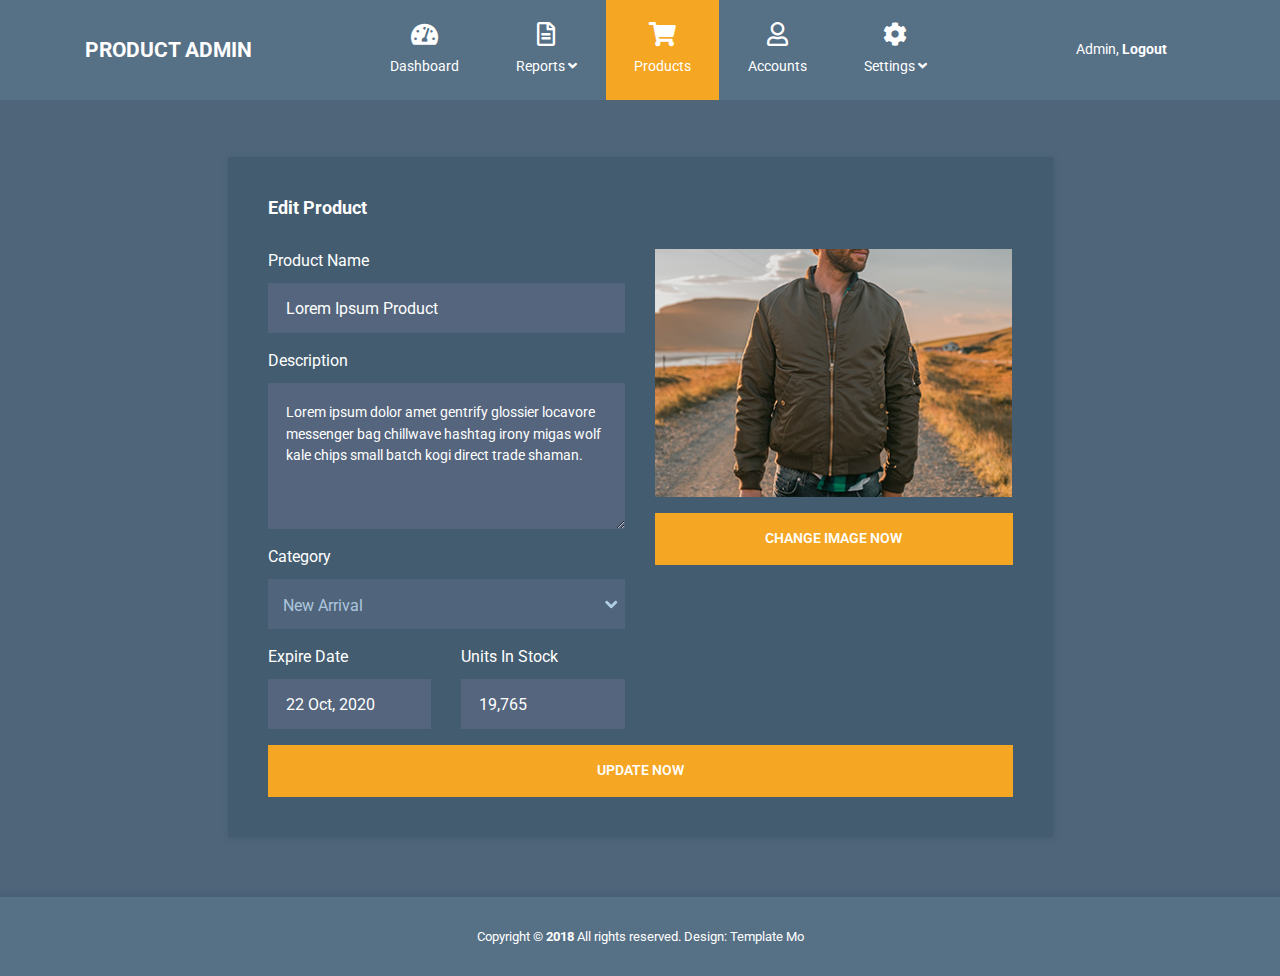
<file: page_admin/edit-product.html>
<!DOCTYPE html>
<html lang="en">
  <head>
    <meta charset="UTF-8" />
    <meta name="viewport" content="width=device-width, initial-scale=1.0" />
    <meta http-equiv="X-UA-Compatible" content="ie=edge" />
    <title>Edit Product - Dashboard Admin Template</title>
    <link
      rel="stylesheet"
      href="https://fonts.googleapis.com/css?family=Roboto:400,700"
    />
    <!-- https://fonts.google.com/specimen/Roboto -->
    <link rel="stylesheet" href="css/fontawesome.min.css" />
    <!-- https://fontawesome.com/ -->
    <link rel="stylesheet" href="jquery-ui-datepicker/jquery-ui.min.css" type="text/css" />
    <!-- http://api.jqueryui.com/datepicker/ -->
    <link rel="stylesheet" href="css/bootstrap.min.css" />
    <!-- https://getbootstrap.com/ -->
    <link rel="stylesheet" href="css/templatemo-style.css">
    <!--
	Product Admin CSS Template
	https://templatemo.com/tm-524-product-admin
	-->
  </head>

  <body>
    <nav class="navbar navbar-expand-xl">
      <div class="container h-100">
        <a class="navbar-brand" href="index.html">
          <h1 class="tm-site-title mb-0">Product Admin</h1>
        </a>
        <button
          class="navbar-toggler ml-auto mr-0"
          type="button"
          data-toggle="collapse"
          data-target="#navbarSupportedContent"
          aria-controls="navbarSupportedContent"
          aria-expanded="false"
          aria-label="Toggle navigation"
        >
          <i class="fas fa-bars tm-nav-icon"></i>
        </button>

        <div class="collapse navbar-collapse" id="navbarSupportedContent">
          <ul class="navbar-nav mx-auto h-100">
            <li class="nav-item">
              <a class="nav-link" href="index.html">
                <i class="fas fa-tachometer-alt"></i> Dashboard
                <span class="sr-only">(current)</span>
              </a>
            </li>
            <li class="nav-item dropdown">
              <a
                class="nav-link dropdown-toggle"
                href="#"
                id="navbarDropdown"
                role="button"
                data-toggle="dropdown"
                aria-haspopup="true"
                aria-expanded="false"
              >
                <i class="far fa-file-alt"></i>
                <span> Reports <i class="fas fa-angle-down"></i> </span>
              </a>
              <div class="dropdown-menu" aria-labelledby="navbarDropdown">
                <a class="dropdown-item" href="#">Daily Report</a>
                <a class="dropdown-item" href="#">Weekly Report</a>
                <a class="dropdown-item" href="#">Yearly Report</a>
              </div>
            </li>
            <li class="nav-item">
              <a class="nav-link active" href="products.html">
                <i class="fas fa-shopping-cart"></i> Products
              </a>
            </li>

            <li class="nav-item">
              <a class="nav-link" href="accounts.html">
                <i class="far fa-user"></i> Accounts
              </a>
            </li>
            <li class="nav-item dropdown">
              <a
                class="nav-link dropdown-toggle"
                href="#"
                id="navbarDropdown"
                role="button"
                data-toggle="dropdown"
                aria-haspopup="true"
                aria-expanded="false"
              >
                <i class="fas fa-cog"></i>
                <span> Settings <i class="fas fa-angle-down"></i> </span>
              </a>
              <div class="dropdown-menu" aria-labelledby="navbarDropdown">
                <a class="dropdown-item" href="#">Profile</a>
                <a class="dropdown-item" href="#">Billing</a>
                <a class="dropdown-item" href="#">Customize</a>
              </div>
            </li>
          </ul>
          <ul class="navbar-nav">
            <li class="nav-item">
              <a class="nav-link d-block" href="login.html">
                Admin, <b>Logout</b>
              </a>
            </li>
          </ul>
        </div>
      </div>
    </nav>
    <div class="container tm-mt-big tm-mb-big">
      <div class="row">
        <div class="col-xl-9 col-lg-10 col-md-12 col-sm-12 mx-auto">
          <div class="tm-bg-primary-dark tm-block tm-block-h-auto">
            <div class="row">
              <div class="col-12">
                <h2 class="tm-block-title d-inline-block">Edit Product</h2>
              </div>
            </div>
            <div class="row tm-edit-product-row">
              <div class="col-xl-6 col-lg-6 col-md-12">
                <form action="" method="post" class="tm-edit-product-form">
                  <div class="form-group mb-3">
                    <label
                      for="name"
                      >Product Name
                    </label>
                    <input
                      id="name"
                      name="name"
                      type="text"
                      value="Lorem Ipsum Product"
                      class="form-control validate"
                    />
                  </div>
                  <div class="form-group mb-3">
                    <label
                      for="description"
                      >Description</label
                    >
                    <textarea                    
                      class="form-control validate tm-small"
                      rows="5"
                      required
                    >Lorem ipsum dolor amet gentrify glossier locavore messenger bag chillwave hashtag irony migas wolf kale chips small batch kogi direct trade shaman.</textarea>
                  </div>
                  <div class="form-group mb-3">
                    <label
                      for="category"
                      >Category</label
                    >
                    <select
                      class="custom-select tm-select-accounts"
                      id="category"
                    >
                      <option>Select category</option>
                      <option value="1" selected>New Arrival</option>
                      <option value="2">Most Popular</option>
                      <option value="3">Trending</option>
                    </select>
                  </div>
                  <div class="row">
                      <div class="form-group mb-3 col-xs-12 col-sm-6">
                          <label
                            for="expire_date"
                            >Expire Date
                          </label>
                          <input
                            id="expire_date"
                            name="expire_date"
                            type="text"
                            value="22 Oct, 2020"
                            class="form-control validate"
                            data-large-mode="true"
                          />
                        </div>
                        <div class="form-group mb-3 col-xs-12 col-sm-6">
                          <label
                            for="stock"
                            >Units In Stock
                          </label>
                          <input
                            id="stock"
                            name="stock"
                            type="text"
                            value="19,765"
                            class="form-control validate"
                          />
                        </div>
                  </div>
                  
              </div>
              <div class="col-xl-6 col-lg-6 col-md-12 mx-auto mb-4">
                <div class="tm-product-img-edit mx-auto">
                  <img src="img/product-image.jpg" alt="Product image" class="img-fluid d-block mx-auto">
                  <i
                    class="fas fa-cloud-upload-alt tm-upload-icon"
                    onclick="document.getElementById('fileInput').click();"
                  ></i>
                </div>
                <div class="custom-file mt-3 mb-3">
                  <input id="fileInput" type="file" style="display:none;" />
                  <input
                    type="button"
                    class="btn btn-primary btn-block mx-auto"
                    value="CHANGE IMAGE NOW"
                    onclick="document.getElementById('fileInput').click();"
                  />
                </div>
              </div>
              <div class="col-12">
                <button type="submit" class="btn btn-primary btn-block text-uppercase">Update Now</button>
              </div>
            </form>
            </div>
          </div>
        </div>
      </div>
    </div>
    <footer class="tm-footer row tm-mt-small">
        <div class="col-12 font-weight-light">
          <p class="text-center text-white mb-0 px-4 small">
            Copyright &copy; <b>2018</b> All rights reserved. 
            
            Design: <a rel="nofollow noopener" href="https://templatemo.com" class="tm-footer-link">Template Mo</a>
        </p>
        </div>
    </footer> 

    <script src="js/jquery-3.3.1.min.js"></script>
    <!-- https://jquery.com/download/ -->
    <script src="jquery-ui-datepicker/jquery-ui.min.js"></script>
    <!-- https://jqueryui.com/download/ -->
    <script src="js/bootstrap.min.js"></script>
    <!-- https://getbootstrap.com/ -->
    <script>
      $(function() {
        $("#expire_date").datepicker({
          defaultDate: "10/22/2020"
        });
      });
    </script>
  </body>
</html>
</file>
<file: page_admin/css/templatemo-style.css>
/*

Product Admin CSS Template

https://templatemo.com/tm-524-product-admin

*/

html {
  font-size: 16px;
  overflow-x: hidden;
}
body {
  font-family: Roboto, Helvetica, Arial, sans-serif;
  background-color: #4e657a;
  overflow-x: hidden;
}
a {
  transition: all 0.3s ease;
}
a:focus,
a:hover {
  text-decoration: none;
}
button:focus {
  outline: 0;
}
.navbar-brand {
  display: flex;
  align-items: center;
}
.tm-site-icon {
  color: #656565;
}
.tm-site-title {
  display: inline-block;
  text-transform: uppercase;
  font-size: 1.3rem;
  font-weight: 700;
  color: #fff;
}
.navbar {
  height: 100px;
  background-color: #567086;
  padding: 0;
}
.navbar .container {
  position: relative;
}
.tm-logout-icon {
  font-size: 1.5em;
}
.tm-mt-big {
  margin-top: 57px;
}
.tm-mb-big {
  margin-bottom: 60px;
}
.tm-mt-small {
  margin-top: 20px;
}
.tm-block-col {
  margin-bottom: 30px;
}
.tm-block {
  padding: 40px;
  -webkit-box-shadow: 1px 1px 5px 0 #455c71;
  -moz-box-shadow: 1px 1px 5px 0 #455c71;
  box-shadow: 1px 1px 5px 0 #455c71;
  min-height: 350px;
  height: 100%;
  max-height: 450px;
}
.tm-block-avatar,
.tm-block-settings {
  max-height: none;
}
.tm-block-avatar {
  height: auto;
}
.tm-block-h-auto {
  min-height: 1px;
  max-height: none;
  height: auto;
}
.tm-block-scroll {
  overflow-y: scroll;
}
.tm-block-overflow {
  overflow: hidden;
}
.tm-block-title {
  font-size: 1.1rem;
  font-weight: 700;
  color: #fff;
  margin-bottom: 30px;
}
.nav-link {
  color: #fff;
  height: 100%;
  display: flex;
  align-items: center;
  justify-content: center;
  flex-direction: column;
  font-size: 90%;
}
.nav-link > i {
  margin-bottom: 10px;
  margin-right: 0;
  font-size: 1.5rem;
}
.dropdown-item,
.nav-link {
  padding: 15px 20px;
}
.dropdown-menu {
  font-size: 90%;
  color: #fff;
  background-color: #567086;
  border-radius: 0;
  padding-top: 10px;
  padding-bottom: 10px;
  min-width: auto;
}
.dropdown-item {
  color: #fff;
  padding: 15px 30px;
}
.navbar-nav .active > .nav-link,
.navbar-nav .nav-link.active {
  background-color: #f5a623;
  color: #fff;
}
.navbar-nav .nav-link.active i {
  color: #fff;
}
.dropdown-item:focus,
.dropdown-item:hover {
  background-color: #567086;
}
.navbar-nav a:hover,
.navbar-nav a:hover i {
  color: #f5a623;
}
.nav-item {
  text-align: center;
}
.nav-item:last-child {
  margin-right: 0;
}
.dropdown-toggle::after {
  display: none;
}
.dropdown-menu {
  margin-top: 0;
  border: 0;
}
.tm-content-row {
  justify-content: space-between;
  margin-left: -20px;
  margin-right: -20px;
}
.tm-col {
  padding-left: 20px;
  padding-right: 20px;
  margin-bottom: 50px;
}
.tm-col-big {
  width: 39%;
}
.tm-col-small {
  width: 21.95%;
}
.tm-gray-circle {
  width: 80px;
  height: 80px;
  background-color: #aaa;
  border-radius: 50%;
  margin-right: 15px;
}
.tm-notification-items {
  overflow-y: scroll;
  height: 90%;
}
.tm-notification-item {
  padding: 15px;
  background-color: #4e657a;
  color: #fff;
  font-size: 95%;
  margin-bottom: 15px;
}
.tm-notification-item:last-child {
  margin-bottom: 0;
}
.tm-notification-link {
  color: #f5a623;
}
.tm-text-color-secondary {
  color: #bdcbd8;
}
.tm-small {
  font-size: 90%;
}
.table {
  background-color: #50697f;
  color: #fff;
  font-size: 85%;
  margin-bottom: 0;
}
thead {
  background-color: #486177;
  color: #fff;
}
.table thead th {
  border-bottom: 0;
}
.tm-status-circle {
  display: inline-block;
  margin-right: 5px;
  vertical-align: middle;
  width: 5px;
  height: 5px;
  border-radius: 50%;
  margin-top: -3px;
}
.moving {
  background-color: #9be64d;
  box-shadow: 0 0 8px #9be64d, inset 0 0 8px #9be64d;
}
.pending {
  background-color: #efc54b;
  box-shadow: 0 0 8px #efc54b, inset 0 0 8px #efc54b;
}
.cancelled {
  background-color: #da534f;
  box-shadow: 0 0 8px #da534f, inset 0 0 8px #da534f;
}
.tm-avatar {
  width: 345px;
}
.tm-avatar-container {
  position: relative;
  cursor: pointer;
  display: flex;
  align-items: center;
  flex-direction: column;
}
.tm-avatar-delete-link {
  position: absolute;
  left: 50%;
  top: 50%;
  margin-left: -25px;
  margin-top: -25px;
  z-index: 1000;
  padding: 14px;
  border-radius: 50%;
  background-color: rgba(57, 78, 100, 0.7);
  display: inline-block;
  width: 50px;
  height: 50px;
  text-align: center;
  display: none;
  transition: all 0.2s ease;
}
.tm-avatar-container:hover .tm-avatar-delete-link {
  display: block;
}
.tm-col-avatar {
  max-width: 425px;
  width: 37%;
  padding-left: 15px;
  padding-right: 15px;
}
.tm-col-account-settings {
  max-width: 822px;
  width: 63%;
  padding-left: 15px;
  padding-right: 15px;
}
.form-control {
  background-color: #54657d;
  color: #fff;
  border: 0;
}
.form-control:focus {
  background-color: #60738e;
  color: #fff;
  border-color: transparent;
  box-shadow: 0 0 0 0.1rem rgb(180, 206, 233, 0.5);
}
.form-group label {
  color: #fff;
  margin-bottom: 10px;
}
.tm-hide-sm {
  display: block;
}
.tm-list-group {
  counter-reset: myOrderedListItemsCounter;
  padding-left: 0;
}
.tm-list-group > li {
  list-style-type: none;
  position: relative;
  cursor: pointer;
  transition: all 0.3s ease;
  padding: 8px;
}
.tm-list-group > li:hover {
  color: #0266c4;
}
.tm-list-group > li:before {
  counter-increment: myOrderedListItemsCounter;
  content: counter(myOrderedListItemsCounter) ".";
  margin-right: 0.5em;
}
.tm-list {
  padding-left: 30px;
}
.tm-list > li {
  margin-bottom: 20px;
}
.form-control {
  padding: 19px 18px;
  border-radius: 0;
  height: 50px;
}
.form-group {
  margin-bottom: 15px;
}
.btn {
  border-radius: 0;
  padding: 13px 28px;
  transition: all 0.2s ease;
  max-width: 100%;
}
.btn-small {
  padding: 10px 24px;
}
.btn-primary {
  color: #fff;
  background-color: #f5a623;
  border: 2px solid #f5a623;
  font-size: 90%;
  font-weight: 600;
}
.btn-primary:active,
.btn-primary:hover {
  color: #f5a623;
  background-color: transparent;
  border: 2px solid #f5a623;
}
.custom-file-input {
  cursor: pointer;
}
.custom-file-label {
  border-radius: 0;
}
.table td,
.table th {
  border-top: 1px solid #415a70;
  padding: 15px 25px;
  vertical-align: middle;
}
.tm-table-small td,
.tm-table-small th {
  padding-left: 12px;
  padding-right: 12px;
}
.table-hover tbody tr {
  transition: all 0.2s ease;
}
.table-hover tbody tr:hover {
  color: #a0c0de;
}
.tm-bg-primary-dark {
  background-color: #435c70;
}
.tm-bg-gray {
  background-color: rgba(0, 0, 0, 0.05);
}
.tm-table-mt {
  margin-top: 66px;
}
.page-item:first-child .page-link {
  border-top-left-radius: 0;
  border-bottom-left-radius: 0;
}
.page-item:last-child .page-link {
  border-top-right-radius: 0;
  border-bottom-right-radius: 0;
}
.page-link {
  padding: 12px 18px;
}
.page-link,
.page-link:hover {
  color: #000;
}
.page-item {
  margin-right: 18px;
}
.page-item:last-child {
  margin-right: 0;
}
.page-item.active .page-link {
  background-color: #e9ecef;
  border-color: #dee2e6;
  color: #000;
}
input[type="checkbox"] {
  cursor: pointer;
  -webkit-appearance: none;
  appearance: none;
  background-color: #394e64;
  background-position: center;
  border-radius: 50%;
  box-sizing: border-box;
  position: relative;
  box-sizing: content-box;
  width: 24px;
  height: 24px;
  transition: all 0.1s linear;
}
input[type="checkbox"]:checked {
  background: url(../img/check-mark.png) #394e64 center no-repeat;
}
input[type="checkbox"]:focus {
  outline: 0 none;
  box-shadow: none;
}
.tm-block-products {
  min-height: 725px;
}
.tm-block-product-categories {
  min-height: 650px;
}
.tm-product-table-container {
  max-height: 465px;
  margin-bottom: 15px;
  overflow-y: scroll;
}
.tm-product-table tr {
  font-weight: 600;
}
.tm-product-name {
  font-size: 0.95rem;
  font-weight: 600;
}
.tm-product-delete-icon {
  font-size: 1.1rem;
  color: #fff;
}
.tm-product-delete-link {
  padding: 10px;
  border-radius: 50%;
  background-color: #394e64;
  display: inline-block;
  width: 40px;
  height: 40px;
  text-align: center;
}
.tm-product-delete-link:hover .tm-product-delete-icon {
  color: #6d8ca6;
}
.custom-select {
  width: 100%;
  border: none;
  color: #acc6de;
  height: 50px;
  -webkit-appearance: none;
  -moz-appearance: none;
  -ms-appearance: none;
  -o-appearance: none;
  appearance: none;
  -webkit-border-radius: 0;
  -moz-border-radius: 0;
  -ms-border-radius: 0;
  -o-border-radius: 0;
  border-radius: 0;
  padding: 15px;
  background: url(../img/arrow-down.png) 98% no-repeat #50657b;
}
.custom-select:focus {
  outline: 0;
}
.tm-trash-icon {
  color: #6e6c6c;
  cursor: pointer;
}
.tm-trash-icon:hover {
  color: #9f1321;
}
.tm-footer {
  background-color: #567086;
  padding-top: 30px;
  padding-bottom: 30px;
  -webkit-box-shadow: 0 -3px 5px 0 rgba(69, 92, 113, 0.59);
  -moz-box-shadow: 0 -3px 5px 0 rgba(69, 92, 113, 0.59);
  box-shadow: 0 -3px 5px 0 rgba(69, 92, 113, 0.59);
}
.custom-select {
  height: 50px;
  border-radius: 0;
}
.tm-product-img-dummy {
  max-width: 100%;
  height: 240px;
  display: flex;
  align-items: center;
  justify-content: center;
  color: #fff;
  background: #aaa;
}
.tm-product-img-edit {
  max-width: 100%;
  position: relative;
}
.tm-product-img-edit i {
  display: none;
  position: absolute;
}
.tm-product-img-edit:hover i {
  display: block;
}
.tm-upload-icon {
  background: #455c71;
  width: 55px;
  height: 55px;
  border-radius: 50%;
  text-align: center;
  padding-top: 15px;
  font-size: 22px;
}
.tm-login-col {
  max-width: 470px;
}
.navbar-toggler {
  border-color: #708da8;
  box-shadow: rgba(255, 255, 255, 0.1) 0 1px 1px 2px;
  border-radius: 0;
  padding: 10px 15px;
  transition: all 0.2s ease;
}
.navbar-toggler:hover {
  border-color: #f5a623;
  color: #f5a623;
}
.tm-nav-icon {
  color: #fff;
}
.navbar-toggler:hover .tm-nav-icon {
  color: #f5a623;
}
::-webkit-scrollbar {
  width: 8px;
  height: 8px;
}
::-webkit-scrollbar-track {
  background: #394f62;
}
::-webkit-scrollbar-thumb {
  background: #6d8da6;
}
::-webkit-scrollbar-thumb:hover {
  background: #8ab5d6;
}

.tm-footer-link {
  color: white;
}

.tm-footer-link:hover,
.tm-footer-link:focus {
  color: #aacbea;
}

@media (min-width: 1200px) {
  .navbar-expand-xl .navbar-nav .nav-link {
    padding-left: 28px;
    padding-right: 28px;
  }
  .navbar-collapse {
    height: 100%;
  }
}
@media (min-width: 992px) {
  .navbar-expand-lg .navbar-nav .nav-link {
    padding: 15px 20px;
  }
}
@media (max-width: 1275px) and (min-width: 1200px) {
  .nav-item {
    margin-right: 15px;
  }
}
@media (max-width: 1350px) {
  .nav-item {
    margin-right: 1px;
  }
}
@media (max-width: 1199px) {
  .tm-col-big,
  .tm-col-small {
    width: 49.65%;
  }
  .navbar-collapse {
    padding: 0;
    box-shadow: rgba(255, 255, 255, 0.1) 0 1px 1px 1px;
    position: absolute;
    top: 72px;
    right: 20px;
    width: 200px;
    z-index: 1000;
  }
  .dropdown-menu {
    text-align: center;
  }
  .nav-link {
    color: #fff;
    background-color: #567086;
    padding: 15px;
    flex-direction: row;
  }
  .nav-link > i {
    font-size: 1rem;
    margin-right: 10px;
    margin-bottom: 0;
  }
  .nav-item {
    margin-right: 0;
  }
  .tm-block-taller {
    max-height: 520px;
  }
}
@media (max-width: 1199.98px) {
  .navbar-expand-xl > .container,
  .navbar-expand-xl > .container-fluid {
    padding-left: 15px;
    padding-right: 15px;
  }
  .navbar-collapse {
    right: 15px;
  }
}
@media (max-width: 991px) {
  .tm-col-big,
  .tm-col-small {
    width: 100%;
    min-height: 383px;
    height: auto;
  }
  .tm-block {
    padding: 30px;
  }
}
@media (max-width: 767px) {
  .tm-col-account-settings,
  .tm-col-avatar {
    width: 100%;
    max-width: 100%;
  }
  .tm-block-avatar {
    display: flex;
    flex-direction: column;
  }
  .tm-avatar {
    align-self: center;
  }
  .tm-hide-sm {
    display: none;
  }
}
@media (max-width: 633px) {
  .page-item {
    margin-top: 10px;
  }
  .custom-select {
    background-position: 96%;
  }
}
@media (max-width: 574px) {
  .navbar-collapse {
    top: 47px;
  }
  .navbar {
    height: 50px;
  }
  .tm-site-title {
    font-size: 1.4rem;
    margin-left: 7px;
  }
  .tm-site-icon {
    font-size: 2em;
  }
}
@media (max-width: 480px) {
  .tm-mt-big {
    margin-top: 45px;
  }
  .tm-mb-big {
    margin-bottom: 45px;
  }
  #barChart,
  #lineChart {
    max-height: 350px;
  }
}
</file>
<file: css/footer.css>
*{
     margin: 0;
     padding: 0;
     box-sizing: border-box;
     font-family: Roboto;
 }
 footer{
     position: relative;
     width: 100%;
     height: auto;
     padding: 50px 100px;
     margin-top: 100px;
     background: #111;
     justify-content: space-between;
     flex-wrap: wrap;
 }
footer .container{
     display: flex;
     justify-content: space-between;
     flex-wrap: wrap;
     flex-direction: row;
}
footer .container .noi-dung{
     margin-right: 30px;
 }
footer  .container .noi-dung.about{
     width:40%;
 }
 footer .container .noi-dung.about h2{
     position: relative;
     color: #fff;
     font-weight: 500;
     margin-bottom: 15px;
 }
 footer .container .noi-dung.about h2:before{
     content: '';
     position: absolute;
     bottom: -5px;
     left: 0;
     width: 50px;
     height: 2px;
     background: #f00;
 }
footer .container .noi-dung.about p{
     color: #999;
 }
 /*Thiết Lập Cho Thành Phần Icon Mạng Xã Hội*/
 footer .social-icon{
     margin-top: 20px;
     display: flex;
 }
 footer .social-icon li {
     list-style: none;
 }
 footer .social-icon li a{
     display: inline-block;
     width: 40px;
     height: 40px;
     background: #222;
     display: flex;
     justify-content: center;
     align-items: center;
     margin-right: 10px;
     text-decoration: none;
     border-radius: 4px;
 }
 footer .social-icon li a:hover{
     background: #f00;
 }
 footer .social-icon li a .fa{
     color: #fff;
     font-size: 20px;
 }
 footer .links h2{
     position: relative;
     color: #fff;
     font-weight: 500;
     margin-bottom: 15px;
}
footer .links h2{
     position: relative;
     color: #fff;
     font-weight: 500;
     margin-bottom: 15px;
 }
 footer .links h2::before{
     content: '';
     position: absolute;
     bottom: -5px;
     left: 0;
     width: 50px;
     height: 2px;
     background: #f00;
 }
 footer .links{
    position: relative;
    width: 25%;
 }
 footer .links ul li{
     list-style: none;
 }
 footer .links ul li a{
     color: #999;
     text-decoration: none;
     margin-bottom: 10px;
     display: inline-block;
 }
 footer .links ul li a:hover{
     color: #fff;
}
footer .contact h2{
     position: relative;
     color: #fff;
     font-weight: 500;
     margin-bottom: 15px;
 }
footer .contact h2::before{
     content: '';
     position: absolute;
     bottom: -5px;
     left: 0;
     width: 50px;
     height: 2px;
     background: #f00;
 }
 footer .contact{
     width: calc(35% - 60px);
     margin-right: 0 !important;
 }
 footer .contact .info{
     position: relative;
 }
 footer .contact .info li{
     display: flex;
     margin-bottom: 16px;
 }
 footer .contact .info li span:nth-child(1) {
     color: #fff;
     font-size: 20px;
     margin-right: 10px;
 }
 footer .contact .info li span{
     color: #999;
 }
 footer .contact .info li a{
     color: #999;
     text-decoration: none;
}
footer .btn {
     display: inline-block;
     background: transparent;
     color: inherit;
     font: inherit;
     border: 0;
     outline: 0;
     padding: 0;
     margin-top:16px;
     transition: all 200ms ease-in;
     cursor: pointer;
 }
 footer .btn--primary {
     background: #222;
     color: #fff;
     box-shadow: 0 0 10px 2px rgba(0, 0, 0, .1);
     border-radius: 2px;
     padding: 8px 24px;
 }
 footer .btn--primary:hover {
     background: #f00;
 }
footer .btn--primary:active {
     background: #f00;
     box-shadow: inset 0 0 10px 2px rgba(0, 0, 0, .2);
 }
footer .form__field {
     width: 90%;
     background: #fff;
     color: #a3a3a3;
     font: inherit;
     box-shadow: 0 6px 10px 0 rgba(0, 0, 0, .1);
     border: 0;
     outline: 0;
     padding: 8px 4px;
}
@media  (max-width: 768px){
     footer{
         padding: 40px;
              }
     footer .container{
         flex-direction: column;
     }
     footer .container .noi-dung{
         margin-right: 0;
         margin-bottom: 40px;
     }
     footer .container, .noi-dung.about, .links, .contact{
         width: 100%;
     }
 }
</file>
<file: css/style.css>
/******* Bootstrap Theming ********/
/*!
 * Bootstrap v4.5.3 (https://getbootstrap.com/)
 * Copyright 2011-2020 The Bootstrap Authors
 * Copyright 2011-2020 Twitter, Inc.
 * Licensed under MIT (https://github.com/twbs/bootstrap/blob/main/LICENSE)
 */
:root {
  --new-color: hsl(10, 88%, 66%);
  --new-color-border: #f35d3f;
  --new-bg : linear-gradient(49deg, rgba(245,118,93,1) 0%, rgba(244,136,27,1) 55%);
  --new-bg: linear-gradient(90deg, rgba(243,93,63,1) 0%, rgba(243,165,63,1) 100%);
  --new-color-transparent :rgba(245, 118, 92, 0.733); 

  --blue: #007bff;
  --indigo: #6610f2;
  --purple: #6f42c1;
  --pink: #e83e8c;
  --red: #dc3545;
  --orange: #fd7e14;
  --yellow: #ffc107;
  --green: #28a745;
  --teal: #20c997;
  --cyan: #17a2b8;
  --white: #fff;
  --gray: #6c757d;
  --gray-dark: #343a40;
  --primary: var(--new-color);
  --secondary: #F5F5F5;
  --success: #28a745;
  --info: #17a2b8;
  --warning: #ffc107;
  --danger: #dc3545;
  --light: #FFFFFF;
  --dark: #3D464D;
  --breakpoint-xs: 0;
  --breakpoint-sm: 576px;
  --breakpoint-md: 768px;
  --breakpoint-lg: 992px;
  --breakpoint-xl: 1200px;
  --font-family-sans-serif: "Roboto", sans-serif;
  --font-family-monospace: SFMono-Regular, Menlo, Monaco, Consolas, "Liberation Mono", "Courier New", monospace;
}

*,
*::before,
*::after {
  box-sizing: border-box;
}

html {
  font-family: sans-serif;
  line-height: 1.15;
  -webkit-text-size-adjust: 100%;
  -webkit-tap-highlight-color: rgba(0, 0, 0, 0);
}

article, aside, figcaption, figure, footer, header, hgroup, main, nav, section {
  display: block;
}

body {
  margin: 0;
  font-family: "Roboto", sans-serif;
  font-size: 1rem;
  font-weight: 400;
  line-height: 1.5;
  color: #6C757D;
  text-align: left;
  background-color: #F5F5F5;
}

/* Sua code  */

.align-center-logo{
  padding: 20px 0 ;
}

.flex-between{
  justify-content: space-between ;
}
.logo-shop{
  height: 80px;
  width: 120px;
}
.logo-shop img{
  width: 100%;
  height: 100%;
  object-fit: cover;
}
.white-color{
  color: #fff;
}

/* Sua code  */



[tabindex="-1"]:focus:not(:focus-visible) {
  outline: 0 !important;
}

hr {
  box-sizing: content-box;
  height: 0;
  overflow: visible;
}

h1, h2, h3, h4, h5, h6 {
  margin-top: 0;
  margin-bottom: 0.5rem;
}

p {
  margin-top: 0;
  margin-bottom: 1rem;
}

abbr[title],
abbr[data-original-title] {
  text-decoration: underline;
  text-decoration: underline dotted;
  cursor: help;
  border-bottom: 0;
  text-decoration-skip-ink: none;
}

address {
  margin-bottom: 1rem;
  font-style: normal;
  line-height: inherit;
}

ol,
ul,
dl {
  margin-top: 0;
  margin-bottom: 1rem;
}

ol ol,
ul ul,
ol ul,
ul ol {
  margin-bottom: 0;
}

dt {
  font-weight: 700;
}

dd {
  margin-bottom: .5rem;
  margin-left: 0;
}

blockquote {
  margin: 0 0 1rem;
}

b,
strong {
  font-weight: bolder;
}

small {
  font-size: 80%;
}

sub,
sup {
  position: relative;
  font-size: 75%;
  line-height: 0;
  vertical-align: baseline;
}

sub {
  bottom: -.25em;
}

sup {
  top: -.5em;
}

a {
  color: hsl(10, 88%, 66%);
  text-decoration: none;
  background-color: transparent;
}

a:hover {
  color: var(--new-color-border);
  text-decoration: underline;
}

a:not([href]):not([class]) {
  color: inherit;
  text-decoration: none;
}

a:not([href]):not([class]):hover {
  color: inherit;
  text-decoration: none;
}

pre,
code,
kbd,
samp {
  font-family: SFMono-Regular, Menlo, Monaco, Consolas, "Liberation Mono", "Courier New", monospace;
  font-size: 1em;
}

pre {
  margin-top: 0;
  margin-bottom: 1rem;
  overflow: auto;
  -ms-overflow-style: scrollbar;
}

figure {
  margin: 0 0 1rem;
}

img {
  vertical-align: middle;
  border-style: none;
}

svg {
  overflow: hidden;
  vertical-align: middle;
}

table {
  border-collapse: collapse;
}

caption {
  padding-top: 0.75rem;
  padding-bottom: 0.75rem;
  color: #6c757d;
  text-align: left;
  caption-side: bottom;
}

th {
  text-align: inherit;
  text-align: -webkit-match-parent;
}

label {
  display: inline-block;
  margin-bottom: 0.5rem;
}

button {
  border-radius: 0;
}

button:focus {
  outline: 1px dotted;
  outline: 5px auto -webkit-focus-ring-color;
}

input,
button,
select,
optgroup,
textarea {
  margin: 0;
  font-family: inherit;
  font-size: inherit;
  line-height: inherit;
}

button,
input {
  overflow: visible;
}

button,
select {
  text-transform: none;
}

[role="button"] {
  cursor: pointer;
}

select {
  word-wrap: normal;
}

button,
[type="button"],
[type="reset"],
[type="submit"] {
  -webkit-appearance: button;
}

button:not(:disabled),
[type="button"]:not(:disabled),
[type="reset"]:not(:disabled),
[type="submit"]:not(:disabled) {
  cursor: pointer;
}

button::-moz-focus-inner,
[type="button"]::-moz-focus-inner,
[type="reset"]::-moz-focus-inner,
[type="submit"]::-moz-focus-inner {
  padding: 0;
  border-style: none;
}

input[type="radio"],
input[type="checkbox"] {
  box-sizing: border-box;
  padding: 0;
}

textarea {
  overflow: auto;
  resize: vertical;
}

fieldset {
  min-width: 0;
  padding: 0;
  margin: 0;
  border: 0;
}

legend {
  display: block;
  width: 100%;
  max-width: 100%;
  padding: 0;
  margin-bottom: .5rem;
  font-size: 1.5rem;
  line-height: inherit;
  color: inherit;
  white-space: normal;
}

@media (max-width: 1200px) {
  legend {
    font-size: calc(1.275rem + 0.3vw) ;
  }
}

progress {
  vertical-align: baseline;
}

[type="number"]::-webkit-inner-spin-button,
[type="number"]::-webkit-outer-spin-button {
  height: auto;
}

[type="search"] {
  outline-offset: -2px;
  -webkit-appearance: none;
}

[type="search"]::-webkit-search-decoration {
  -webkit-appearance: none;
}

::-webkit-file-upload-button {
  font: inherit;
  -webkit-appearance: button;
}

output {
  display: inline-block;
}

summary {
  display: list-item;
  cursor: pointer;
}

template {
  display: none;
}

[hidden] {
  display: none !important;
}

h1, h2, h3, h4, h5, h6,
.h1, .h2, .h3, .h4, .h5, .h6 {
  margin-bottom: 0.5rem;
  font-weight: 500;
  line-height: 1.2;
  color: #3D464D;
}

h1, .h1 {
  font-size: 2.5rem;
}

@media (max-width: 1200px) {
  h1, .h1 {
    font-size: calc(1.375rem + 1.5vw) ;
  }
}

h2, .h2 {
  font-size: 2rem;
}

@media (max-width: 1200px) {
  h2, .h2 {
    font-size: calc(1.325rem + 0.9vw) ;
  }
}

h3, .h3 {
  font-size: 1.75rem;
}

@media (max-width: 1200px) {
  h3, .h3 {
    font-size: calc(1.3rem + 0.6vw) ;
  }
}

h4, .h4 {
  font-size: 1.5rem;
}

@media (max-width: 1200px) {
  h4, .h4 {
    font-size: calc(1.275rem + 0.3vw) ;
  }
}

h5, .h5 {
  font-size: 1.25rem;
}

h6, .h6 {
  font-size: 1rem;
}

.lead {
  font-size: 1.25rem;
  font-weight: 300;
}

.display-1 {
  font-size: 6rem;
  font-weight: 300;
  line-height: 1.2;
}

@media (max-width: 1200px) {
  .display-1 {
    font-size: calc(1.725rem + 5.7vw) ;
  }
}

.display-2 {
  font-size: 5.5rem;
  font-weight: 300;
  line-height: 1.2;
}

@media (max-width: 1200px) {
  .display-2 {
    font-size: calc(1.675rem + 5.1vw) ;
  }
}

.display-3 {
  font-size: 4.5rem;
  font-weight: 300;
  line-height: 1.2;
}

@media (max-width: 1200px) {
  .display-3 {
    font-size: calc(1.575rem + 3.9vw) ;
  }
}

.display-4 {
  font-size: 3.5rem;
  font-weight: 300;
  line-height: 1.2;
}

@media (max-width: 1200px) {
  .display-4 {
    font-size: calc(1.475rem + 2.7vw) ;
  }
}

hr {
  margin-top: 1rem;
  margin-bottom: 1rem;
  border: 0;
  border-top: 1px solid rgba(0, 0, 0, 0.1);
}

small,
.small {
  font-size: 80%;
  font-weight: 400;
}

mark,
.mark {
  padding: 0.2em;
  background-color: #fcf8e3;
}

.list-unstyled {
  padding-left: 0;
  list-style: none;
}

.list-inline {
  padding-left: 0;
  list-style: none;
}

.list-inline-item {
  display: inline-block;
}

.list-inline-item:not(:last-child) {
  margin-right: 0.5rem;
}

.initialism {
  font-size: 90%;
  text-transform: uppercase;
}

.blockquote {
  margin-bottom: 1rem;
  font-size: 1.25rem;
}

.blockquote-footer {
  display: block;
  font-size: 80%;
  color: #6c757d;
}

.blockquote-footer::before {
  content: "\2014\00A0";
}

.img-fluid {
  max-width: 100%;
  height: auto;
}

.img-thumbnail {
  padding: 0.25rem;
  background-color: #F5F5F5;
  border: 1px solid #dee2e6;
  max-width: 100%;
  height: auto;
}

.figure {
  display: inline-block;
}

.figure-img {
  margin-bottom: 0.5rem;
  line-height: 1;
}

.figure-caption {
  font-size: 90%;
  color: #6c757d;
}

code {
  font-size: 87.5%;
  color: #e83e8c;
  word-wrap: break-word;
}

a > code {
  color: inherit;
}

kbd {
  padding: 0.2rem 0.4rem;
  font-size: 87.5%;
  color: #fff;
  background-color: #212529;
}

kbd kbd {
  padding: 0;
  font-size: 100%;
  font-weight: 700;
}

pre {
  display: block;
  font-size: 87.5%;
  color: #212529;
}

pre code {
  font-size: inherit;
  color: inherit;
  word-break: normal;
}

.pre-scrollable {
  max-height: 340px;
  overflow-y: scroll;
}

.container,
.container-fluid,
.container-sm,
.container-md,
.container-lg,
.container-xl {
  width: 100%;
  padding-right: 15px;
  padding-left: 15px;
  margin-right: auto;
  margin-left: auto;
}

@media (min-width: 576px) {
  .container, .container-sm {
    max-width: 540px;
  }
}

@media (min-width: 768px) {
  .container, .container-sm, .container-md {
    max-width: 720px;
  }
}

@media (min-width: 992px) {
  .container, .container-sm, .container-md, .container-lg {
    max-width: 960px;
  }
}

@media (min-width: 1200px) {
  .container, .container-sm, .container-md, .container-lg, .container-xl {
    max-width: 1140px;
  }
}

.row {
  display: flex;
  flex-wrap: wrap;
  margin-right: -15px;
  margin-left: -15px;
}

.no-gutters {
  margin-right: 0;
  margin-left: 0;
}

.no-gutters > .col,
.no-gutters > [class*="col-"] {
  padding-right: 0;
  padding-left: 0;
}

.col-1, .col-2, .col-3, .col-4, .col-5, .col-6, .col-7, .col-8, .col-9, .col-10, .col-11, .col-12, .col,
.col-auto, .col-sm-1, .col-sm-2, .col-sm-3, .col-sm-4, .col-sm-5, .col-sm-6, .col-sm-7, .col-sm-8, .col-sm-9, .col-sm-10, .col-sm-11, .col-sm-12, .col-sm,
.col-sm-auto, .col-md-1, .col-md-2, .col-md-3, .col-md-4, .col-md-5, .col-md-6, .col-md-7, .col-md-8, .col-md-9, .col-md-10, .col-md-11, .col-md-12, .col-md,
.col-md-auto, .col-lg-1, .col-lg-2, .col-lg-3, .col-lg-4, .col-lg-5, .col-lg-6, .col-lg-7, .col-lg-8, .col-lg-9, .col-lg-10, .col-lg-11, .col-lg-12, .col-lg,
.col-lg-auto, .col-xl-1, .col-xl-2, .col-xl-3, .col-xl-4, .col-xl-5, .col-xl-6, .col-xl-7, .col-xl-8, .col-xl-9, .col-xl-10, .col-xl-11, .col-xl-12, .col-xl,
.col-xl-auto {
  position: relative;
  width: 100%;
  padding-right: 15px;
  padding-left: 15px;
}

.col {
  flex-basis: 0;
  flex-grow: 1;
  max-width: 100%;
}

.row-cols-1 > * {
  flex: 0 0 100%;
  max-width: 100%;
}

.row-cols-2 > * {
  flex: 0 0 50%;
  max-width: 50%;
}

.row-cols-3 > * {
  flex: 0 0 33.33333%;
  max-width: 33.33333%;
}

.row-cols-4 > * {
  flex: 0 0 25%;
  max-width: 25%;
}

.row-cols-5 > * {
  flex: 0 0 20%;
  max-width: 20%;
}

.row-cols-6 > * {
  flex: 0 0 16.66667%;
  max-width: 16.66667%;
}

.col-auto {
  flex: 0 0 auto;
  width: auto;
  max-width: 100%;
}

.col-1 {
  flex: 0 0 8.33333%;
  max-width: 8.33333%;
}

.col-2 {
  flex: 0 0 16.66667%;
  max-width: 16.66667%;
}

.col-3 {
  flex: 0 0 25%;
  max-width: 25%;
}

.col-4 {
  flex: 0 0 33.33333%;
  max-width: 33.33333%;
}

.col-5 {
  flex: 0 0 41.66667%;
  max-width: 41.66667%;
}

.col-6 {
  flex: 0 0 50%;
  max-width: 50%;
}

.col-7 {
  flex: 0 0 58.33333%;
  max-width: 58.33333%;
}

.col-8 {
  flex: 0 0 66.66667%;
  max-width: 66.66667%;
}

.col-9 {
  flex: 0 0 75%;
  max-width: 75%;
}

.col-10 {
  flex: 0 0 83.33333%;
  max-width: 83.33333%;
}

.col-11 {
  flex: 0 0 91.66667%;
  max-width: 91.66667%;
}

.col-12 {
  flex: 0 0 100%;
  max-width: 100%;
}

.order-first {
  order: -1;
}

.order-last {
  order: 13;
}

.order-0 {
  order: 0;
}

.order-1 {
  order: 1;
}

.order-2 {
  order: 2;
}

.order-3 {
  order: 3;
}

.order-4 {
  order: 4;
}

.order-5 {
  order: 5;
}

.order-6 {
  order: 6;
}

.order-7 {
  order: 7;
}

.order-8 {
  order: 8;
}

.order-9 {
  order: 9;
}

.order-10 {
  order: 10;
}

.order-11 {
  order: 11;
}

.order-12 {
  order: 12;
}

.offset-1 {
  margin-left: 8.33333%;
}

.offset-2 {
  margin-left: 16.66667%;
}

.offset-3 {
  margin-left: 25%;
}

.offset-4 {
  margin-left: 33.33333%;
}

.offset-5 {
  margin-left: 41.66667%;
}

.offset-6 {
  margin-left: 50%;
}

.offset-7 {
  margin-left: 58.33333%;
}

.offset-8 {
  margin-left: 66.66667%;
}

.offset-9 {
  margin-left: 75%;
}

.offset-10 {
  margin-left: 83.33333%;
}

.offset-11 {
  margin-left: 91.66667%;
}

@media (min-width: 576px) {
  .col-sm {
    flex-basis: 0;
    flex-grow: 1;
    max-width: 100%;
  }
  .row-cols-sm-1 > * {
    flex: 0 0 100%;
    max-width: 100%;
  }
  .row-cols-sm-2 > * {
    flex: 0 0 50%;
    max-width: 50%;
  }
  .row-cols-sm-3 > * {
    flex: 0 0 33.33333%;
    max-width: 33.33333%;
  }
  .row-cols-sm-4 > * {
    flex: 0 0 25%;
    max-width: 25%;
  }
  .row-cols-sm-5 > * {
    flex: 0 0 20%;
    max-width: 20%;
  }
  .row-cols-sm-6 > * {
    flex: 0 0 16.66667%;
    max-width: 16.66667%;
  }
  .col-sm-auto {
    flex: 0 0 auto;
    width: auto;
    max-width: 100%;
  }
  .col-sm-1 {
    flex: 0 0 8.33333%;
    max-width: 8.33333%;
  }
  .col-sm-2 {
    flex: 0 0 16.66667%;
    max-width: 16.66667%;
  }
  .col-sm-3 {
    flex: 0 0 25%;
    max-width: 25%;
  }
  .col-sm-4 {
    flex: 0 0 33.33333%;
    max-width: 33.33333%;
  }
  .col-sm-5 {
    flex: 0 0 41.66667%;
    max-width: 41.66667%;
  }
  .col-sm-6 {
    flex: 0 0 50%;
    max-width: 50%;
  }
  .col-sm-7 {
    flex: 0 0 58.33333%;
    max-width: 58.33333%;
  }
  .col-sm-8 {
    flex: 0 0 66.66667%;
    max-width: 66.66667%;
  }
  .col-sm-9 {
    flex: 0 0 75%;
    max-width: 75%;
  }
  .col-sm-10 {
    flex: 0 0 83.33333%;
    max-width: 83.33333%;
  }
  .col-sm-11 {
    flex: 0 0 91.66667%;
    max-width: 91.66667%;
  }
  .col-sm-12 {
    flex: 0 0 100%;
    max-width: 100%;
  }
  .order-sm-first {
    order: -1;
  }
  .order-sm-last {
    order: 13;
  }
  .order-sm-0 {
    order: 0;
  }
  .order-sm-1 {
    order: 1;
  }
  .order-sm-2 {
    order: 2;
  }
  .order-sm-3 {
    order: 3;
  }
  .order-sm-4 {
    order: 4;
  }
  .order-sm-5 {
    order: 5;
  }
  .order-sm-6 {
    order: 6;
  }
  .order-sm-7 {
    order: 7;
  }
  .order-sm-8 {
    order: 8;
  }
  .order-sm-9 {
    order: 9;
  }
  .order-sm-10 {
    order: 10;
  }
  .order-sm-11 {
    order: 11;
  }
  .order-sm-12 {
    order: 12;
  }
  .offset-sm-0 {
    margin-left: 0;
  }
  .offset-sm-1 {
    margin-left: 8.33333%;
  }
  .offset-sm-2 {
    margin-left: 16.66667%;
  }
  .offset-sm-3 {
    margin-left: 25%;
  }
  .offset-sm-4 {
    margin-left: 33.33333%;
  }
  .offset-sm-5 {
    margin-left: 41.66667%;
  }
  .offset-sm-6 {
    margin-left: 50%;
  }
  .offset-sm-7 {
    margin-left: 58.33333%;
  }
  .offset-sm-8 {
    margin-left: 66.66667%;
  }
  .offset-sm-9 {
    margin-left: 75%;
  }
  .offset-sm-10 {
    margin-left: 83.33333%;
  }
  .offset-sm-11 {
    margin-left: 91.66667%;
  }
}

@media (min-width: 768px) {
  .col-md {
    flex-basis: 0;
    flex-grow: 1;
    max-width: 100%;
  }
  .row-cols-md-1 > * {
    flex: 0 0 100%;
    max-width: 100%;
  }
  .row-cols-md-2 > * {
    flex: 0 0 50%;
    max-width: 50%;
  }
  .row-cols-md-3 > * {
    flex: 0 0 33.33333%;
    max-width: 33.33333%;
  }
  .row-cols-md-4 > * {
    flex: 0 0 25%;
    max-width: 25%;
  }
  .row-cols-md-5 > * {
    flex: 0 0 20%;
    max-width: 20%;
  }
  .row-cols-md-6 > * {
    flex: 0 0 16.66667%;
    max-width: 16.66667%;
  }
  .col-md-auto {
    flex: 0 0 auto;
    width: auto;
    max-width: 100%;
  }
  .col-md-1 {
    flex: 0 0 8.33333%;
    max-width: 8.33333%;
  }
  .col-md-2 {
    flex: 0 0 16.66667%;
    max-width: 16.66667%;
  }
  .col-md-3 {
    flex: 0 0 25%;
    max-width: 25%;
  }
  .col-md-4 {
    flex: 0 0 33.33333%;
    max-width: 33.33333%;
  }
  .col-md-5 {
    flex: 0 0 41.66667%;
    max-width: 41.66667%;
  }
  .col-md-6 {
    flex: 0 0 50%;
    max-width: 50%;
  }
  .col-md-7 {
    flex: 0 0 58.33333%;
    max-width: 58.33333%;
  }
  .col-md-8 {
    flex: 0 0 66.66667%;
    max-width: 66.66667%;
  }
  .col-md-9 {
    flex: 0 0 75%;
    max-width: 75%;
  }
  .col-md-10 {
    flex: 0 0 83.33333%;
    max-width: 83.33333%;
  }
  .col-md-11 {
    flex: 0 0 91.66667%;
    max-width: 91.66667%;
  }
  .col-md-12 {
    flex: 0 0 100%;
    max-width: 100%;
  }
  .order-md-first {
    order: -1;
  }
  .order-md-last {
    order: 13;
  }
  .order-md-0 {
    order: 0;
  }
  .order-md-1 {
    order: 1;
  }
  .order-md-2 {
    order: 2;
  }
  .order-md-3 {
    order: 3;
  }
  .order-md-4 {
    order: 4;
  }
  .order-md-5 {
    order: 5;
  }
  .order-md-6 {
    order: 6;
  }
  .order-md-7 {
    order: 7;
  }
  .order-md-8 {
    order: 8;
  }
  .order-md-9 {
    order: 9;
  }
  .order-md-10 {
    order: 10;
  }
  .order-md-11 {
    order: 11;
  }
  .order-md-12 {
    order: 12;
  }
  .offset-md-0 {
    margin-left: 0;
  }
  .offset-md-1 {
    margin-left: 8.33333%;
  }
  .offset-md-2 {
    margin-left: 16.66667%;
  }
  .offset-md-3 {
    margin-left: 25%;
  }
  .offset-md-4 {
    margin-left: 33.33333%;
  }
  .offset-md-5 {
    margin-left: 41.66667%;
  }
  .offset-md-6 {
    margin-left: 50%;
  }
  .offset-md-7 {
    margin-left: 58.33333%;
  }
  .offset-md-8 {
    margin-left: 66.66667%;
  }
  .offset-md-9 {
    margin-left: 75%;
  }
  .offset-md-10 {
    margin-left: 83.33333%;
  }
  .offset-md-11 {
    margin-left: 91.66667%;
  }
}

@media (min-width: 992px) {
  .col-lg {
    flex-basis: 0;
    flex-grow: 1;
    max-width: 100%;
  }
  .row-cols-lg-1 > * {
    flex: 0 0 100%;
    max-width: 100%;
  }
  .row-cols-lg-2 > * {
    flex: 0 0 50%;
    max-width: 50%;
  }
  .row-cols-lg-3 > * {
    flex: 0 0 33.33333%;
    max-width: 33.33333%;
  }
  .row-cols-lg-4 > * {
    flex: 0 0 25%;
    max-width: 25%;
  }
  .row-cols-lg-5 > * {
    flex: 0 0 20%;
    max-width: 20%;
  }
  .row-cols-lg-6 > * {
    flex: 0 0 16.66667%;
    max-width: 16.66667%;
  }
  .col-lg-auto {
    flex: 0 0 auto;
    width: auto;
    max-width: 100%;
  }
  .col-lg-1 {
    flex: 0 0 8.33333%;
    max-width: 8.33333%;
  }
  .col-lg-2 {
    flex: 0 0 16.66667%;
    max-width: 16.66667%;
  }
  .col-lg-3 {
    flex: 0 0 25%;
    max-width: 25%;
  }
  .col-lg-4 {
    flex: 0 0 33.33333%;
    max-width: 33.33333%;
  }
  .col-lg-5 {
    flex: 0 0 41.66667%;
    max-width: 41.66667%;
  }
  .col-lg-6 {
    flex: 0 0 50%;
    max-width: 50%;
  }
  .col-lg-7 {
    flex: 0 0 58.33333%;
    max-width: 58.33333%;
  }
  .col-lg-8 {
    flex: 0 0 66.66667%;
    max-width: 66.66667%;
  }
  .col-lg-9 {
    flex: 0 0 75%;
    max-width: 75%;
  }
  .col-lg-10 {
    flex: 0 0 83.33333%;
    max-width: 83.33333%;
  }
  .col-lg-11 {
    flex: 0 0 91.66667%;
    max-width: 91.66667%;
  }
  .col-lg-12 {
    flex: 0 0 100%;
    max-width: 100%;
  }
  .order-lg-first {
    order: -1;
  }
  .order-lg-last {
    order: 13;
  }
  .order-lg-0 {
    order: 0;
  }
  .order-lg-1 {
    order: 1;
  }
  .order-lg-2 {
    order: 2;
  }
  .order-lg-3 {
    order: 3;
  }
  .order-lg-4 {
    order: 4;
  }
  .order-lg-5 {
    order: 5;
  }
  .order-lg-6 {
    order: 6;
  }
  .order-lg-7 {
    order: 7;
  }
  .order-lg-8 {
    order: 8;
  }
  .order-lg-9 {
    order: 9;
  }
  .order-lg-10 {
    order: 10;
  }
  .order-lg-11 {
    order: 11;
  }
  .order-lg-12 {
    order: 12;
  }
  .offset-lg-0 {
    margin-left: 0;
  }
  .offset-lg-1 {
    margin-left: 8.33333%;
  }
  .offset-lg-2 {
    margin-left: 16.66667%;
  }
  .offset-lg-3 {
    margin-left: 25%;
  }
  .offset-lg-4 {
    margin-left: 33.33333%;
  }
  .offset-lg-5 {
    margin-left: 41.66667%;
  }
  .offset-lg-6 {
    margin-left: 50%;
  }
  .offset-lg-7 {
    margin-left: 58.33333%;
  }
  .offset-lg-8 {
    margin-left: 66.66667%;
  }
  .offset-lg-9 {
    margin-left: 75%;
  }
  .offset-lg-10 {
    margin-left: 83.33333%;
  }
  .offset-lg-11 {
    margin-left: 91.66667%;
  }
}

@media (min-width: 1200px) {
  .col-xl {
    flex-basis: 0;
    flex-grow: 1;
    max-width: 100%;
  }
  .row-cols-xl-1 > * {
    flex: 0 0 100%;
    max-width: 100%;
  }
  .row-cols-xl-2 > * {
    flex: 0 0 50%;
    max-width: 50%;
  }
  .row-cols-xl-3 > * {
    flex: 0 0 33.33333%;
    max-width: 33.33333%;
  }
  .row-cols-xl-4 > * {
    flex: 0 0 25%;
    max-width: 25%;
  }
  .row-cols-xl-5 > * {
    flex: 0 0 20%;
    max-width: 20%;
  }
  .row-cols-xl-6 > * {
    flex: 0 0 16.66667%;
    max-width: 16.66667%;
  }
  .col-xl-auto {
    flex: 0 0 auto;
    width: auto;
    max-width: 100%;
  }
  .col-xl-1 {
    flex: 0 0 8.33333%;
    max-width: 8.33333%;
  }
  .col-xl-2 {
    flex: 0 0 16.66667%;
    max-width: 16.66667%;
  }
  .col-xl-3 {
    flex: 0 0 25%;
    max-width: 25%;
  }
  .col-xl-4 {
    flex: 0 0 33.33333%;
    max-width: 33.33333%;
  }
  .col-xl-5 {
    flex: 0 0 41.66667%;
    max-width: 41.66667%;
  }
  .col-xl-6 {
    flex: 0 0 50%;
    max-width: 50%;
  }
  .col-xl-7 {
    flex: 0 0 58.33333%;
    max-width: 58.33333%;
  }
  .col-xl-8 {
    flex: 0 0 66.66667%;
    max-width: 66.66667%;
  }
  .col-xl-9 {
    flex: 0 0 75%;
    max-width: 75%;
  }
  .col-xl-10 {
    flex: 0 0 83.33333%;
    max-width: 83.33333%;
  }
  .col-xl-11 {
    flex: 0 0 91.66667%;
    max-width: 91.66667%;
  }
  .col-xl-12 {
    flex: 0 0 100%;
    max-width: 100%;
  }
  .order-xl-first {
    order: -1;
  }
  .order-xl-last {
    order: 13;
  }
  .order-xl-0 {
    order: 0;
  }
  .order-xl-1 {
    order: 1;
  }
  .order-xl-2 {
    order: 2;
  }
  .order-xl-3 {
    order: 3;
  }
  .order-xl-4 {
    order: 4;
  }
  .order-xl-5 {
    order: 5;
  }
  .order-xl-6 {
    order: 6;
  }
  .order-xl-7 {
    order: 7;
  }
  .order-xl-8 {
    order: 8;
  }
  .order-xl-9 {
    order: 9;
  }
  .order-xl-10 {
    order: 10;
  }
  .order-xl-11 {
    order: 11;
  }
  .order-xl-12 {
    order: 12;
  }
  .offset-xl-0 {
    margin-left: 0;
  }
  .offset-xl-1 {
    margin-left: 8.33333%;
  }
  .offset-xl-2 {
    margin-left: 16.66667%;
  }
  .offset-xl-3 {
    margin-left: 25%;
  }
  .offset-xl-4 {
    margin-left: 33.33333%;
  }
  .offset-xl-5 {
    margin-left: 41.66667%;
  }
  .offset-xl-6 {
    margin-left: 50%;
  }
  .offset-xl-7 {
    margin-left: 58.33333%;
  }
  .offset-xl-8 {
    margin-left: 66.66667%;
  }
  .offset-xl-9 {
    margin-left: 75%;
  }
  .offset-xl-10 {
    margin-left: 83.33333%;
  }
  .offset-xl-11 {
    margin-left: 91.66667%;
  }
}

.table {
  width: 100%;
  margin-bottom: 1rem;
  color: #6C757D;
}

.table th,
.table td {
  padding: 0.75rem;
  vertical-align: top;
  border-top: 1px solid #dee2e6;
}

.table thead th {
  vertical-align: bottom;
  border-bottom: 2px solid #dee2e6;
}

.table tbody + tbody {
  border-top: 2px solid #dee2e6;
}

.table-sm th,
.table-sm td {
  padding: 0.3rem;
}

.table-bordered {
  border: 1px solid #dee2e6;
}

.table-bordered th,
.table-bordered td {
  border: 1px solid #dee2e6;
}

.table-bordered thead th,
.table-bordered thead td {
  border-bottom-width: 2px;
}

.table-borderless th,
.table-borderless td,
.table-borderless thead th,
.table-borderless tbody + tbody {
  border: 0;
}

.table-striped tbody tr:nth-of-type(odd) {
  background-color: rgba(0, 0, 0, 0.05);
}

.table-hover tbody tr:hover {
  color: #6C757D;
  background-color: rgba(0, 0, 0, 0.075);
}

.table-primary,
.table-primary > th,
.table-primary > td {
  background-color: #fff3c6;
}

.table-primary th,
.table-primary td,
.table-primary thead th,
.table-primary tbody + tbody {
  border-color: #ffe895;
}

.table-hover .table-primary:hover {
  background-color: #ffeead;
}

.table-hover .table-primary:hover > td,
.table-hover .table-primary:hover > th {
  background-color: #ffeead;
}

.table-secondary,
.table-secondary > th,
.table-secondary > td {
  background-color: #fcfcfc;
}

.table-secondary th,
.table-secondary td,
.table-secondary thead th,
.table-secondary tbody + tbody {
  border-color: #fafafa;
}

.table-hover .table-secondary:hover {
  background-color: #efefef;
}

.table-hover .table-secondary:hover > td,
.table-hover .table-secondary:hover > th {
  background-color: #efefef;
}

.table-success,
.table-success > th,
.table-success > td {
  background-color: #c3e6cb;
}

.table-success th,
.table-success td,
.table-success thead th,
.table-success tbody + tbody {
  border-color: #8fd19e;
}

.table-hover .table-success:hover {
  background-color: #b1dfbb;
}

.table-hover .table-success:hover > td,
.table-hover .table-success:hover > th {
  background-color: #b1dfbb;
}

.table-info,
.table-info > th,
.table-info > td {
  background-color: #bee5eb;
}

.table-info th,
.table-info td,
.table-info thead th,
.table-info tbody + tbody {
  border-color: #86cfda;
}

.table-hover .table-info:hover {
  background-color: #abdde5;
}

.table-hover .table-info:hover > td,
.table-hover .table-info:hover > th {
  background-color: #abdde5;
}

.table-warning,
.table-warning > th,
.table-warning > td {
  background-color: #ffeeba;
}

.table-warning th,
.table-warning td,
.table-warning thead th,
.table-warning tbody + tbody {
  border-color: #ffdf7e;
}

.table-hover .table-warning:hover {
  background-color: #ffe8a1;
}

.table-hover .table-warning:hover > td,
.table-hover .table-warning:hover > th {
  background-color: #ffe8a1;
}

.table-danger,
.table-danger > th,
.table-danger > td {
  background-color: #f5c6cb;
}

.table-danger th,
.table-danger td,
.table-danger thead th,
.table-danger tbody + tbody {
  border-color: #ed969e;
}

.table-hover .table-danger:hover {
  background-color: #f1b0b7;
}

.table-hover .table-danger:hover > td,
.table-hover .table-danger:hover > th {
  background-color: #f1b0b7;
}

.table-light,
.table-light > th,
.table-light > td {
  background-color: white;
}

.table-light th,
.table-light td,
.table-light thead th,
.table-light tbody + tbody {
  border-color: white;
}

.table-hover .table-light:hover {
  background-color: #f2f2f2;
}

.table-hover .table-light:hover > td,
.table-hover .table-light:hover > th {
  background-color: #f2f2f2;
}

.table-dark,
.table-dark > th,
.table-dark > td {
  background-color: #c9cbcd;
}

.table-dark th,
.table-dark td,
.table-dark thead th,
.table-dark tbody + tbody {
  border-color: #9a9fa2;
}

.table-hover .table-dark:hover {
  background-color: #bcbec1;
}

.table-hover .table-dark:hover > td,
.table-hover .table-dark:hover > th {
  background-color: #bcbec1;
}

.table-active,
.table-active > th,
.table-active > td {
  background-color: rgba(0, 0, 0, 0.075);
}

.table-hover .table-active:hover {
  background-color: rgba(0, 0, 0, 0.075);
}

.table-hover .table-active:hover > td,
.table-hover .table-active:hover > th {
  background-color: rgba(0, 0, 0, 0.075);
}

.table .thead-dark th {
  color: #fff;
  background-color: #343a40;
  border-color: #454d55;
}

.table .thead-light th {
  color: #495057;
  background-color: #e9ecef;
  border-color: #dee2e6;
}

.table-dark {
  color: #fff;
  background-color: #343a40;
}

.table-dark th,
.table-dark td,
.table-dark thead th {
  border-color: #454d55;
}

.table-dark.table-bordered {
  border: 0;
}

.table-dark.table-striped tbody tr:nth-of-type(odd) {
  background-color: rgba(255, 255, 255, 0.05);
}

.table-dark.table-hover tbody tr:hover {
  color: #fff;
  background-color: rgba(255, 255, 255, 0.075);
}

@media (max-width: 575.98px) {
  .table-responsive-sm {
    display: block;
    width: 100%;
    overflow-x: auto;
    -webkit-overflow-scrolling: touch;
  }
  .table-responsive-sm > .table-bordered {
    border: 0;
  }
}

@media (max-width: 767.98px) {
  .table-responsive-md {
    display: block;
    width: 100%;
    overflow-x: auto;
    -webkit-overflow-scrolling: touch;
  }
  .table-responsive-md > .table-bordered {
    border: 0;
  }
}

@media (max-width: 991.98px) {
  .table-responsive-lg {
    display: block;
    width: 100%;
    overflow-x: auto;
    -webkit-overflow-scrolling: touch;
  }
  .table-responsive-lg > .table-bordered {
    border: 0;
  }
}

@media (max-width: 1199.98px) {
  .table-responsive-xl {
    display: block;
    width: 100%;
    overflow-x: auto;
    -webkit-overflow-scrolling: touch;
  }
  .table-responsive-xl > .table-bordered {
    border: 0;
  }
}

.table-responsive {
  display: block;
  width: 100%;
  overflow-x: auto;
  -webkit-overflow-scrolling: touch;
}

.table-responsive > .table-bordered {
  border: 0;
}

.form-control {
  display: block;
  width: 100%;
  height: calc(1.5em + 0.75rem + 2px);
  padding: 0.375rem 0.75rem;
  font-size: 1rem;
  font-weight: 400;
  line-height: 1.5;
  color: #495057;
  background-color: #fff;
  background-clip: padding-box;
  border: 1px solid #ced4da;
  border-radius: 0;
  transition: border-color 0.15s ease-in-out, box-shadow 0.15s ease-in-out;
}

@media (prefers-reduced-motion: reduce) {
  .form-control {
    transition: none;
  }
}

.form-control::-ms-expand {
  background-color: transparent;
  border: 0;
}

.form-control:-moz-focusring {
  color: transparent;
  text-shadow: 0 0 0 #495057;
}

.form-control:focus {
  color: #495057;
  background-color: #fff;
  border-color: #ffefb3;
  outline: 0;
  box-shadow: none;
}

.form-control::placeholder {
  color: #999999;
  opacity: 1;
}

.form-control:disabled, .form-control[readonly] {
  background-color: #e9ecef;
  opacity: 1;
}

input[type="date"].form-control,
input[type="time"].form-control,
input[type="datetime-local"].form-control,
input[type="month"].form-control {
  appearance: none;
}

select.form-control:focus::-ms-value {
  color: #495057;
  background-color: #fff;
}

.form-control-file,
.form-control-range {
  display: block;
  width: 100%;
}

.col-form-label {
  padding-top: calc(0.375rem + 1px);
  padding-bottom: calc(0.375rem + 1px);
  margin-bottom: 0;
  font-size: inherit;
  line-height: 1.5;
}

.col-form-label-lg {
  padding-top: calc(0.5rem + 1px);
  padding-bottom: calc(0.5rem + 1px);
  font-size: 1.25rem;
  line-height: 1.5;
}

.col-form-label-sm {
  padding-top: calc(0.25rem + 1px);
  padding-bottom: calc(0.25rem + 1px);
  font-size: 0.875rem;
  line-height: 1.5;
}

.form-control-plaintext {
  display: block;
  width: 100%;
  padding: 0.375rem 0;
  margin-bottom: 0;
  font-size: 1rem;
  line-height: 1.5;
  color: #6C757D;
  background-color: transparent;
  border: solid transparent;
  border-width: 1px 0;
}

.form-control-plaintext.form-control-sm, .form-control-plaintext.form-control-lg {
  padding-right: 0;
  padding-left: 0;
}

.form-control-sm {
  height: calc(1.5em + 0.5rem + 2px);
  padding: 0.25rem 0.5rem;
  font-size: 0.875rem;
  line-height: 1.5;
}

.form-control-lg {
  height: calc(1.5em + 1rem + 2px);
  padding: 0.5rem 1rem;
  font-size: 1.25rem;
  line-height: 1.5;
}

select.form-control[size], select.form-control[multiple] {
  height: auto;
}

textarea.form-control {
  height: auto;
}

.form-group {
  margin-bottom: 1rem;
}

.form-text {
  display: block;
  margin-top: 0.25rem;
}

.form-row {
  display: flex;
  flex-wrap: wrap;
  margin-right: -5px;
  margin-left: -5px;
}

.form-row > .col,
.form-row > [class*="col-"] {
  padding-right: 5px;
  padding-left: 5px;
}

.form-check {
  position: relative;
  display: block;
  padding-left: 1.25rem;
}

.form-check-input {
  position: absolute;
  margin-top: 0.3rem;
  margin-left: -1.25rem;
}

.form-check-input[disabled] ~ .form-check-label,
.form-check-input:disabled ~ .form-check-label {
  color: #6c757d;
}

.form-check-label {
  margin-bottom: 0;
}

.form-check-inline {
  display: inline-flex;
  align-items: center;
  padding-left: 0;
  margin-right: 0.75rem;
}

.form-check-inline .form-check-input {
  position: static;
  margin-top: 0;
  margin-right: 0.3125rem;
  margin-left: 0;
}

.valid-feedback {
  display: none;
  width: 100%;
  margin-top: 0.25rem;
  font-size: 80%;
  color: #28a745;
}

.valid-tooltip {
  position: absolute;
  top: 100%;
  left: 0;
  z-index: 5;
  display: none;
  max-width: 100%;
  padding: 0.25rem 0.5rem;
  margin-top: .1rem;
  font-size: 0.875rem;
  line-height: 1.5;
  color: #fff;
  background-color: rgba(40, 167, 69, 0.9);
}

.was-validated :valid ~ .valid-feedback,
.was-validated :valid ~ .valid-tooltip,
.is-valid ~ .valid-feedback,
.is-valid ~ .valid-tooltip {
  display: block;
}

.was-validated .form-control:valid, .form-control.is-valid {
  border-color: #28a745;
  padding-right: calc(1.5em + 0.75rem);
  background-image: url("data:image/svg+xml,%3csvg xmlns='http://www.w3.org/2000/svg' width='8' height='8' viewBox='0 0 8 8'%3e%3cpath fill='%2328a745' d='M2.3 6.73L.6 4.53c-.4-1.04.46-1.4 1.1-.8l1.1 1.4 3.4-3.8c.6-.63 1.6-.27 1.2.7l-4 4.6c-.43.5-.8.4-1.1.1z'/%3e%3c/svg%3e");
  background-repeat: no-repeat;
  background-position: right calc(0.375em + 0.1875rem) center;
  background-size: calc(0.75em + 0.375rem) calc(0.75em + 0.375rem);
}

.was-validated .form-control:valid:focus, .form-control.is-valid:focus {
  border-color: #28a745;
  box-shadow: 0 0 0 0.2rem rgba(40, 167, 69, 0.25);
}

.was-validated textarea.form-control:valid, textarea.form-control.is-valid {
  padding-right: calc(1.5em + 0.75rem);
  background-position: top calc(0.375em + 0.1875rem) right calc(0.375em + 0.1875rem);
}

.was-validated .custom-select:valid, .custom-select.is-valid {
  border-color: #28a745;
  padding-right: calc(0.75em + 2.3125rem);
  background: url("data:image/svg+xml,%3csvg xmlns='http://www.w3.org/2000/svg' width='4' height='5' viewBox='0 0 4 5'%3e%3cpath fill='%23343a40' d='M2 0L0 2h4zm0 5L0 3h4z'/%3e%3c/svg%3e") no-repeat right 0.75rem center/8px 10px, url("data:image/svg+xml,%3csvg xmlns='http://www.w3.org/2000/svg' width='8' height='8' viewBox='0 0 8 8'%3e%3cpath fill='%2328a745' d='M2.3 6.73L.6 4.53c-.4-1.04.46-1.4 1.1-.8l1.1 1.4 3.4-3.8c.6-.63 1.6-.27 1.2.7l-4 4.6c-.43.5-.8.4-1.1.1z'/%3e%3c/svg%3e") #fff no-repeat center right 1.75rem/calc(0.75em + 0.375rem) calc(0.75em + 0.375rem);
}

.was-validated .custom-select:valid:focus, .custom-select.is-valid:focus {
  border-color: #28a745;
  box-shadow: 0 0 0 0.2rem rgba(40, 167, 69, 0.25);
}

.was-validated .form-check-input:valid ~ .form-check-label, .form-check-input.is-valid ~ .form-check-label {
  color: #28a745;
}

.was-validated .form-check-input:valid ~ .valid-feedback,
.was-validated .form-check-input:valid ~ .valid-tooltip, .form-check-input.is-valid ~ .valid-feedback,
.form-check-input.is-valid ~ .valid-tooltip {
  display: block;
}

.was-validated .custom-control-input:valid ~ .custom-control-label, .custom-control-input.is-valid ~ .custom-control-label {
  color: #28a745;
}

.was-validated .custom-control-input:valid ~ .custom-control-label::before, .custom-control-input.is-valid ~ .custom-control-label::before {
  border-color: #28a745;
}

.was-validated .custom-control-input:valid:checked ~ .custom-control-label::before, .custom-control-input.is-valid:checked ~ .custom-control-label::before {
  border-color: #34ce57;
  background-color: #34ce57;
}

.was-validated .custom-control-input:valid:focus ~ .custom-control-label::before, .custom-control-input.is-valid:focus ~ .custom-control-label::before {
  box-shadow: 0 0 0 0.2rem rgba(40, 167, 69, 0.25);
}

.was-validated .custom-control-input:valid:focus:not(:checked) ~ .custom-control-label::before, .custom-control-input.is-valid:focus:not(:checked) ~ .custom-control-label::before {
  border-color: #28a745;
}

.was-validated .custom-file-input:valid ~ .custom-file-label, .custom-file-input.is-valid ~ .custom-file-label {
  border-color: #28a745;
}

.was-validated .custom-file-input:valid:focus ~ .custom-file-label, .custom-file-input.is-valid:focus ~ .custom-file-label {
  border-color: #28a745;
  box-shadow: 0 0 0 0.2rem rgba(40, 167, 69, 0.25);
}

.invalid-feedback {
  display: none;
  width: 100%;
  margin-top: 0.25rem;
  font-size: 80%;
  color: #dc3545;
}

.invalid-tooltip {
  position: absolute;
  top: 100%;
  left: 0;
  z-index: 5;
  display: none;
  max-width: 100%;
  padding: 0.25rem 0.5rem;
  margin-top: .1rem;
  font-size: 0.875rem;
  line-height: 1.5;
  color: #fff;
  background-color: rgba(220, 53, 69, 0.9);
}

.was-validated :invalid ~ .invalid-feedback,
.was-validated :invalid ~ .invalid-tooltip,
.is-invalid ~ .invalid-feedback,
.is-invalid ~ .invalid-tooltip {
  display: block;
}

.was-validated .form-control:invalid, .form-control.is-invalid {
  border-color: #dc3545;
  padding-right: calc(1.5em + 0.75rem);
  background-image: url("data:image/svg+xml,%3csvg xmlns='http://www.w3.org/2000/svg' width='12' height='12' fill='none' stroke='%23dc3545' viewBox='0 0 12 12'%3e%3ccircle cx='6' cy='6' r='4.5'/%3e%3cpath stroke-linejoin='round' d='M5.8 3.6h.4L6 6.5z'/%3e%3ccircle cx='6' cy='8.2' r='.6' fill='%23dc3545' stroke='none'/%3e%3c/svg%3e");
  background-repeat: no-repeat;
  background-position: right calc(0.375em + 0.1875rem) center;
  background-size: calc(0.75em + 0.375rem) calc(0.75em + 0.375rem);
}

.was-validated .form-control:invalid:focus, .form-control.is-invalid:focus {
  border-color: #dc3545;
  box-shadow: 0 0 0 0.2rem rgba(220, 53, 69, 0.25);
}

.was-validated textarea.form-control:invalid, textarea.form-control.is-invalid {
  padding-right: calc(1.5em + 0.75rem);
  background-position: top calc(0.375em + 0.1875rem) right calc(0.375em + 0.1875rem);
}

.was-validated .custom-select:invalid, .custom-select.is-invalid {
  border-color: #dc3545;
  padding-right: calc(0.75em + 2.3125rem);
  background: url("data:image/svg+xml,%3csvg xmlns='http://www.w3.org/2000/svg' width='4' height='5' viewBox='0 0 4 5'%3e%3cpath fill='%23343a40' d='M2 0L0 2h4zm0 5L0 3h4z'/%3e%3c/svg%3e") no-repeat right 0.75rem center/8px 10px, url("data:image/svg+xml,%3csvg xmlns='http://www.w3.org/2000/svg' width='12' height='12' fill='none' stroke='%23dc3545' viewBox='0 0 12 12'%3e%3ccircle cx='6' cy='6' r='4.5'/%3e%3cpath stroke-linejoin='round' d='M5.8 3.6h.4L6 6.5z'/%3e%3ccircle cx='6' cy='8.2' r='.6' fill='%23dc3545' stroke='none'/%3e%3c/svg%3e") #fff no-repeat center right 1.75rem/calc(0.75em + 0.375rem) calc(0.75em + 0.375rem);
}

.was-validated .custom-select:invalid:focus, .custom-select.is-invalid:focus {
  border-color: #dc3545;
  box-shadow: 0 0 0 0.2rem rgba(220, 53, 69, 0.25);
}

.was-validated .form-check-input:invalid ~ .form-check-label, .form-check-input.is-invalid ~ .form-check-label {
  color: #dc3545;
}

.was-validated .form-check-input:invalid ~ .invalid-feedback,
.was-validated .form-check-input:invalid ~ .invalid-tooltip, .form-check-input.is-invalid ~ .invalid-feedback,
.form-check-input.is-invalid ~ .invalid-tooltip {
  display: block;
}

.was-validated .custom-control-input:invalid ~ .custom-control-label, .custom-control-input.is-invalid ~ .custom-control-label {
  color: #dc3545;
}

.was-validated .custom-control-input:invalid ~ .custom-control-label::before, .custom-control-input.is-invalid ~ .custom-control-label::before {
  border-color: #dc3545;
}

.was-validated .custom-control-input:invalid:checked ~ .custom-control-label::before, .custom-control-input.is-invalid:checked ~ .custom-control-label::before {
  border-color: #e4606d;
  background-color: #e4606d;
}

.was-validated .custom-control-input:invalid:focus ~ .custom-control-label::before, .custom-control-input.is-invalid:focus ~ .custom-control-label::before {
  box-shadow: 0 0 0 0.2rem rgba(220, 53, 69, 0.25);
}

.was-validated .custom-control-input:invalid:focus:not(:checked) ~ .custom-control-label::before, .custom-control-input.is-invalid:focus:not(:checked) ~ .custom-control-label::before {
  border-color: #dc3545;
}

.was-validated .custom-file-input:invalid ~ .custom-file-label, .custom-file-input.is-invalid ~ .custom-file-label {
  border-color: #dc3545;
}

.was-validated .custom-file-input:invalid:focus ~ .custom-file-label, .custom-file-input.is-invalid:focus ~ .custom-file-label {
  border-color: #dc3545;
  box-shadow: 0 0 0 0.2rem rgba(220, 53, 69, 0.25);
}

.form-inline {
  display: flex;
  flex-flow: row wrap;
  align-items: center;
}

.form-inline .form-check {
  width: 100%;
}

@media (min-width: 576px) {
  .form-inline label {
    display: flex;
    align-items: center;
    justify-content: center;
    margin-bottom: 0;
  }
  .form-inline .form-group {
    display: flex;
    flex: 0 0 auto;
    flex-flow: row wrap;
    align-items: center;
    margin-bottom: 0;
  }
  .form-inline .form-control {
    display: inline-block;
    width: auto;
    vertical-align: middle;
  }
  .form-inline .form-control-plaintext {
    display: inline-block;
  }
  .form-inline .input-group,
  .form-inline .custom-select {
    width: auto;
  }
  .form-inline .form-check {
    display: flex;
    align-items: center;
    justify-content: center;
    width: auto;
    padding-left: 0;
  }
  .form-inline .form-check-input {
    position: relative;
    flex-shrink: 0;
    margin-top: 0;
    margin-right: 0.25rem;
    margin-left: 0;
  }
  .form-inline .custom-control {
    align-items: center;
    justify-content: center;
  }
  .form-inline .custom-control-label {
    margin-bottom: 0;
  }
}

.btn {
  display: inline-block;
  font-weight: 400;
  color: #6C757D;
  text-align: center;
  vertical-align: middle;
  user-select: none;
  background-color: transparent;
  border: 1px solid transparent;
  padding: 0.375rem 0.75rem;
  font-size: 1rem;
  line-height: 1.5;
  border-radius: 0;
  transition: color 0.15s ease-in-out, background-color 0.15s ease-in-out, border-color 0.15s ease-in-out, box-shadow 0.15s ease-in-out;
}

@media (prefers-reduced-motion: reduce) {
  .btn {
    transition: none;
  }
}

.btn:hover {
  color: #6C757D;
  text-decoration: none;
}

.btn:focus, .btn.focus {
  outline: 0;
  box-shadow: none;
}

.btn.disabled, .btn:disabled {
  opacity: 0.65;
}

.btn:not(:disabled):not(.disabled) {
  cursor: pointer;
}

a.btn.disabled,
fieldset:disabled a.btn {
  pointer-events: none;
}

.btn-primary {
  color: #212529;
  background-color: var(--new-color);
  border-color: hsl(10, 88%, 66%);
}

.btn-primary:hover {
  color: #212529;
  background-color: var(--new-color-border);
  border-color: hsl(10, 88%, 66%);
}

.btn-primary:focus, .btn-primary.focus {
  color: #212529;
  background-color: var(--new-color);
  border-color:var(--new-color-border);
  box-shadow: 0 0 0 0.2rem var(--new-color-transparent);
}

.btn-primary.disabled, .btn-primary:disabled {
  color: #212529;
  background-color: var(--new-color);
  border-color: var(--new-color-border);
}

.btn-primary:not(:disabled):not(.disabled):active, .btn-primary:not(:disabled):not(.disabled).active,
.show > .btn-primary.dropdown-toggle {
  color: #212529;
  background-color: var(--new-color);
  border-color: var(--new-color-border);
}

.btn-primary:not(:disabled):not(.disabled):active:focus, .btn-primary:not(:disabled):not(.disabled).active:focus,
.show > .btn-primary.dropdown-toggle:focus {
  box-shadow: 0 0 0 0.2rem var(--new-color-transparent);
}

.btn-secondary {
  color: #212529;
  background-color: #F5F5F5;
  border-color: #F5F5F5;
}

.btn-secondary:hover {
  color: #212529;
  background-color: #e2e2e2;
  border-color: gainsboro;
}

.btn-secondary:focus, .btn-secondary.focus {
  color: #212529;
  background-color: #e2e2e2;
  border-color: gainsboro;
  box-shadow: 0 0 0 0.2rem rgba(213, 214, 214, 0.5);
}

.btn-secondary.disabled, .btn-secondary:disabled {
  color: #212529;
  background-color: #F5F5F5;
  border-color: #F5F5F5;
}

.btn-secondary:not(:disabled):not(.disabled):active, .btn-secondary:not(:disabled):not(.disabled).active,
.show > .btn-secondary.dropdown-toggle {
  color: #212529;
  background-color: gainsboro;
  border-color: #d5d5d5;
}

.btn-secondary:not(:disabled):not(.disabled):active:focus, .btn-secondary:not(:disabled):not(.disabled).active:focus,
.show > .btn-secondary.dropdown-toggle:focus {
  box-shadow: 0 0 0 0.2rem rgba(213, 214, 214, 0.5);
}

.btn-success {
  color: #fff;
  background-color: #28a745;
  border-color: #28a745;
}

.btn-success:hover {
  color: #fff;
  background-color: #218838;
  border-color: #1e7e34;
}

.btn-success:focus, .btn-success.focus {
  color: #fff;
  background-color: #218838;
  border-color: #1e7e34;
  box-shadow: 0 0 0 0.2rem rgba(72, 180, 97, 0.5);
}

.btn-success.disabled, .btn-success:disabled {
  color: #fff;
  background-color: #28a745;
  border-color: #28a745;
}

.btn-success:not(:disabled):not(.disabled):active, .btn-success:not(:disabled):not(.disabled).active,
.show > .btn-success.dropdown-toggle {
  color: #fff;
  background-color: #1e7e34;
  border-color: #1c7430;
}

.btn-success:not(:disabled):not(.disabled):active:focus, .btn-success:not(:disabled):not(.disabled).active:focus,
.show > .btn-success.dropdown-toggle:focus {
  box-shadow: 0 0 0 0.2rem rgba(72, 180, 97, 0.5);
}

.btn-info {
  color: #fff;
  background-color: #17a2b8;
  border-color: #17a2b8;
}

.btn-info:hover {
  color: #fff;
  background-color: #138496;
  border-color: #117a8b;
}

.btn-info:focus, .btn-info.focus {
  color: #fff;
  background-color: #138496;
  border-color: #117a8b;
  box-shadow: 0 0 0 0.2rem rgba(58, 176, 195, 0.5);
}

.btn-info.disabled, .btn-info:disabled {
  color: #fff;
  background-color: #17a2b8;
  border-color: #17a2b8;
}

.btn-info:not(:disabled):not(.disabled):active, .btn-info:not(:disabled):not(.disabled).active,
.show > .btn-info.dropdown-toggle {
  color: #fff;
  background-color: #117a8b;
  border-color: #10707f;
}

.btn-info:not(:disabled):not(.disabled):active:focus, .btn-info:not(:disabled):not(.disabled).active:focus,
.show > .btn-info.dropdown-toggle:focus {
  box-shadow: 0 0 0 0.2rem rgba(58, 176, 195, 0.5);
}

.btn-warning {
  color: #212529;
  background-color: #ffc107;
  border-color: #ffc107;
}

.btn-warning:hover {
  color: #212529;
  background-color: #e0a800;
  border-color: #d39e00;
}

.btn-warning:focus, .btn-warning.focus {
  color: #212529;
  background-color: #e0a800;
  border-color: #d39e00;
  box-shadow: 0 0 0 0.2rem rgba(222, 170, 12, 0.5);
}

.btn-warning.disabled, .btn-warning:disabled {
  color: #212529;
  background-color: #ffc107;
  border-color: #ffc107;
}

.btn-warning:not(:disabled):not(.disabled):active, .btn-warning:not(:disabled):not(.disabled).active,
.show > .btn-warning.dropdown-toggle {
  color: #212529;
  background-color: #d39e00;
  border-color: #c69500;
}

.btn-warning:not(:disabled):not(.disabled):active:focus, .btn-warning:not(:disabled):not(.disabled).active:focus,
.show > .btn-warning.dropdown-toggle:focus {
  box-shadow: 0 0 0 0.2rem rgba(222, 170, 12, 0.5);
}

.btn-danger {
  color: #fff;
  background-color: #dc3545;
  border-color: #dc3545;
}

.btn-danger:hover {
  color: #fff;
  background-color: #c82333;
  border-color: #bd2130;
}

.btn-danger:focus, .btn-danger.focus {
  color: #fff;
  background-color: #c82333;
  border-color: #bd2130;
  box-shadow: 0 0 0 0.2rem rgba(225, 83, 97, 0.5);
}

.btn-danger.disabled, .btn-danger:disabled {
  color: #fff;
  background-color: #dc3545;
  border-color: #dc3545;
}

.btn-danger:not(:disabled):not(.disabled):active, .btn-danger:not(:disabled):not(.disabled).active,
.show > .btn-danger.dropdown-toggle {
  color: #fff;
  background-color: #bd2130;
  border-color: #b21f2d;
}

.btn-danger:not(:disabled):not(.disabled):active:focus, .btn-danger:not(:disabled):not(.disabled).active:focus,
.show > .btn-danger.dropdown-toggle:focus {
  box-shadow: 0 0 0 0.2rem rgba(225, 83, 97, 0.5);
}

.btn-light {
  color: #212529;
  background-color: #FFFFFF;
  border-color: #FFFFFF;
}

.btn-light:hover {
  color: #212529;
  background-color: #ececec;
  border-color: #e6e6e6;
}

.btn-light:focus, .btn-light.focus {
  color: #212529;
  background-color: #ececec;
  border-color: #e6e6e6;
  box-shadow: 0 0 0 0.2rem rgba(222, 222, 223, 0.5);
}

.btn-light.disabled, .btn-light:disabled {
  color: #212529;
  background-color: #FFFFFF;
  border-color: #FFFFFF;
}

.btn-light:not(:disabled):not(.disabled):active, .btn-light:not(:disabled):not(.disabled).active,
.show > .btn-light.dropdown-toggle {
  color: #212529;
  background-color: #e6e6e6;
  border-color: #dfdfdf;
}

.btn-light:not(:disabled):not(.disabled):active:focus, .btn-light:not(:disabled):not(.disabled).active:focus,
.show > .btn-light.dropdown-toggle:focus {
  box-shadow: 0 0 0 0.2rem rgba(222, 222, 223, 0.5);
}

.btn-dark {
  color: #fff;
  background-color: #3D464D;
  border-color: #3D464D;
}

.btn-dark:hover {
  color: #fff;
  background-color: #2c3338;
  border-color: #262c31;
}

.btn-dark:focus, .btn-dark.focus {
  color: #fff;
  background-color: #2c3338;
  border-color: #262c31;
  box-shadow: 0 0 0 0.2rem rgba(90, 98, 104, 0.5);
}

.btn-dark.disabled, .btn-dark:disabled {
  color: #fff;
  background-color: #3D464D;
  border-color: #3D464D;
}

.btn-dark:not(:disabled):not(.disabled):active, .btn-dark:not(:disabled):not(.disabled).active,
.show > .btn-dark.dropdown-toggle {
  color: #fff;
  background-color: #262c31;
  border-color: #212629;
}

.btn-dark:not(:disabled):not(.disabled):active:focus, .btn-dark:not(:disabled):not(.disabled).active:focus,
.show > .btn-dark.dropdown-toggle:focus {
  box-shadow: 0 0 0 0.2rem rgba(90, 98, 104, 0.5);
}

.btn-outline-primary {
  color: var(--new-color);
  border-color: #FFD333;
}

.btn-outline-primary:hover {
  color: #212529;
  background-color: var(--new-color);
  border-color: var(--new-color);
}

.btn-outline-primary:focus, .btn-outline-primary.focus {
  box-shadow: 0 0 0 0.2rem rgba(255, 211, 51, 0.5);
}

.btn-outline-primary.disabled, .btn-outline-primary:disabled {
  color: var(--new-color);
  background-color: transparent;
}

.btn-outline-primary:not(:disabled):not(.disabled):active, .btn-outline-primary:not(:disabled):not(.disabled).active,
.show > .btn-outline-primary.dropdown-toggle {
  color: #212529;
  background-color: var(--new-color);
  border-color: var(--new-color);
}

.btn-outline-primary:not(:disabled):not(.disabled):active:focus, .btn-outline-primary:not(:disabled):not(.disabled).active:focus,
.show > .btn-outline-primary.dropdown-toggle:focus {
  box-shadow: 0 0 0 0.2rem rgba(255, 211, 51, 0.5);
}

.btn-outline-secondary {
  color: #F5F5F5;
  border-color: #F5F5F5;
}

.btn-outline-secondary:hover {
  color: #212529;
  background-color: #F5F5F5;
  border-color: #F5F5F5;
}

.btn-outline-secondary:focus, .btn-outline-secondary.focus {
  box-shadow: 0 0 0 0.2rem rgba(245, 245, 245, 0.5);
}

.btn-outline-secondary.disabled, .btn-outline-secondary:disabled {
  color: #F5F5F5;
  background-color: transparent;
}

.btn-outline-secondary:not(:disabled):not(.disabled):active, .btn-outline-secondary:not(:disabled):not(.disabled).active,
.show > .btn-outline-secondary.dropdown-toggle {
  color: #212529;
  background-color: #F5F5F5;
  border-color: #F5F5F5;
}

.btn-outline-secondary:not(:disabled):not(.disabled):active:focus, .btn-outline-secondary:not(:disabled):not(.disabled).active:focus,
.show > .btn-outline-secondary.dropdown-toggle:focus {
  box-shadow: 0 0 0 0.2rem rgba(245, 245, 245, 0.5);
}

.btn-outline-success {
  color: #28a745;
  border-color: #28a745;
}

.btn-outline-success:hover {
  color: #fff;
  background-color: #28a745;
  border-color: #28a745;
}

.btn-outline-success:focus, .btn-outline-success.focus {
  box-shadow: 0 0 0 0.2rem rgba(40, 167, 69, 0.5);
}

.btn-outline-success.disabled, .btn-outline-success:disabled {
  color: #28a745;
  background-color: transparent;
}

.btn-outline-success:not(:disabled):not(.disabled):active, .btn-outline-success:not(:disabled):not(.disabled).active,
.show > .btn-outline-success.dropdown-toggle {
  color: #fff;
  background-color: #28a745;
  border-color: #28a745;
}

.btn-outline-success:not(:disabled):not(.disabled):active:focus, .btn-outline-success:not(:disabled):not(.disabled).active:focus,
.show > .btn-outline-success.dropdown-toggle:focus {
  box-shadow: 0 0 0 0.2rem rgba(40, 167, 69, 0.5);
}

.btn-outline-info {
  color: #17a2b8;
  border-color: #17a2b8;
}

.btn-outline-info:hover {
  color: #fff;
  background-color: #17a2b8;
  border-color: #17a2b8;
}

.btn-outline-info:focus, .btn-outline-info.focus {
  box-shadow: 0 0 0 0.2rem rgba(23, 162, 184, 0.5);
}

.btn-outline-info.disabled, .btn-outline-info:disabled {
  color: #17a2b8;
  background-color: transparent;
}

.btn-outline-info:not(:disabled):not(.disabled):active, .btn-outline-info:not(:disabled):not(.disabled).active,
.show > .btn-outline-info.dropdown-toggle {
  color: #fff;
  background-color: #17a2b8;
  border-color: #17a2b8;
}

.btn-outline-info:not(:disabled):not(.disabled):active:focus, .btn-outline-info:not(:disabled):not(.disabled).active:focus,
.show > .btn-outline-info.dropdown-toggle:focus {
  box-shadow: 0 0 0 0.2rem rgba(23, 162, 184, 0.5);
}

.btn-outline-warning {
  color: #ffc107;
  border-color: #ffc107;
}

.btn-outline-warning:hover {
  color: #212529;
  background-color: #ffc107;
  border-color: #ffc107;
}

.btn-outline-warning:focus, .btn-outline-warning.focus {
  box-shadow: 0 0 0 0.2rem rgba(255, 193, 7, 0.5);
}

.btn-outline-warning.disabled, .btn-outline-warning:disabled {
  color: #ffc107;
  background-color: transparent;
}

.btn-outline-warning:not(:disabled):not(.disabled):active, .btn-outline-warning:not(:disabled):not(.disabled).active,
.show > .btn-outline-warning.dropdown-toggle {
  color: #212529;
  background-color: #ffc107;
  border-color: #ffc107;
}

.btn-outline-warning:not(:disabled):not(.disabled):active:focus, .btn-outline-warning:not(:disabled):not(.disabled).active:focus,
.show > .btn-outline-warning.dropdown-toggle:focus {
  box-shadow: 0 0 0 0.2rem rgba(255, 193, 7, 0.5);
}

.btn-outline-danger {
  color: #dc3545;
  border-color: #dc3545;
}

.btn-outline-danger:hover {
  color: #fff;
  background-color: #dc3545;
  border-color: #dc3545;
}

.btn-outline-danger:focus, .btn-outline-danger.focus {
  box-shadow: 0 0 0 0.2rem rgba(220, 53, 69, 0.5);
}

.btn-outline-danger.disabled, .btn-outline-danger:disabled {
  color: #dc3545;
  background-color: transparent;
}

.btn-outline-danger:not(:disabled):not(.disabled):active, .btn-outline-danger:not(:disabled):not(.disabled).active,
.show > .btn-outline-danger.dropdown-toggle {
  color: #fff;
  background-color: #dc3545;
  border-color: #dc3545;
}

.btn-outline-danger:not(:disabled):not(.disabled):active:focus, .btn-outline-danger:not(:disabled):not(.disabled).active:focus,
.show > .btn-outline-danger.dropdown-toggle:focus {
  box-shadow: 0 0 0 0.2rem rgba(220, 53, 69, 0.5);
}

.btn-outline-light {
  color: #FFFFFF;
  border-color: #FFFFFF;
}

.btn-outline-light:hover {
  color: #212529;
  background-color: #FFFFFF;
  border-color: #FFFFFF;
}

.btn-outline-light:focus, .btn-outline-light.focus {
  box-shadow: 0 0 0 0.2rem rgba(255, 255, 255, 0.5);
}

.btn-outline-light.disabled, .btn-outline-light:disabled {
  color: #FFFFFF;
  background-color: transparent;
}

.btn-outline-light:not(:disabled):not(.disabled):active, .btn-outline-light:not(:disabled):not(.disabled).active,
.show > .btn-outline-light.dropdown-toggle {
  color: #212529;
  background-color: #FFFFFF;
  border-color: #FFFFFF;
}

.btn-outline-light:not(:disabled):not(.disabled):active:focus, .btn-outline-light:not(:disabled):not(.disabled).active:focus,
.show > .btn-outline-light.dropdown-toggle:focus {
  box-shadow: 0 0 0 0.2rem rgba(255, 255, 255, 0.5);
}

.btn-outline-dark {
  color: #3D464D;
  border-color: #3D464D;
}

.btn-outline-dark:hover {
  color: #fff;
  background-color: #3D464D;
  border-color: #3D464D;
}

.btn-outline-dark:focus, .btn-outline-dark.focus {
  box-shadow: 0 0 0 0.2rem rgba(61, 70, 77, 0.5);
}

.btn-outline-dark.disabled, .btn-outline-dark:disabled {
  color: #3D464D;
  background-color: transparent;
}

.btn-outline-dark:not(:disabled):not(.disabled):active, .btn-outline-dark:not(:disabled):not(.disabled).active,
.show > .btn-outline-dark.dropdown-toggle {
  color: #fff;
  background-color: #3D464D;
  border-color: #3D464D;
}

.btn-outline-dark:not(:disabled):not(.disabled):active:focus, .btn-outline-dark:not(:disabled):not(.disabled).active:focus,
.show > .btn-outline-dark.dropdown-toggle:focus {
  box-shadow: 0 0 0 0.2rem rgba(61, 70, 77, 0.5);
}

.btn-link {
  font-weight: 400;
  color: var(--new-color);
  text-decoration: none;
}

.btn-link:hover {
  color: #e6b400;
  text-decoration: underline;
}

.btn-link:focus, .btn-link.focus {
  text-decoration: underline;
}

.btn-link:disabled, .btn-link.disabled {
  color: #6c757d;
  pointer-events: none;
}

.btn-lg, .btn-group-lg > .btn {
  padding: 0.5rem 1rem;
  font-size: 1.25rem;
  line-height: 1.5;
  border-radius: 0;
}

.btn-sm, .btn-group-sm > .btn {
  padding: 0.25rem 0.5rem;
  font-size: 0.875rem;
  line-height: 1.5;
  border-radius: 0;
}

.btn-block {
  display: block;
  width: 100%;
}

.btn-block + .btn-block {
  margin-top: 0.5rem;
}

input[type="submit"].btn-block,
input[type="reset"].btn-block,
input[type="button"].btn-block {
  width: 100%;
}

.fade {
  transition: opacity 0.15s linear;
}

@media (prefers-reduced-motion: reduce) {
  .fade {
    transition: none;
  }
}

.fade:not(.show) {
  opacity: 0;
}

.collapse:not(.show) {
  display: none;
}

.collapsing {
  position: relative;
  height: 0;
  overflow: hidden;
  transition: height 0.35s ease;
}

@media (prefers-reduced-motion: reduce) {
  .collapsing {
    transition: none;
  }
}

.dropup,
.dropright,
.dropdown,
.dropleft {
  position: relative;
}

.dropdown-toggle {
  white-space: nowrap;
}

.dropdown-toggle::after {
  display: inline-block;
  margin-left: 0.255em;
  vertical-align: 0.255em;
  content: "";
  border-top: 0.3em solid;
  border-right: 0.3em solid transparent;
  border-bottom: 0;
  border-left: 0.3em solid transparent;
}

.dropdown-toggle:empty::after {
  margin-left: 0;
}

.dropdown-menu {
  position: absolute;
  top: 100%;
  left: 0;
  z-index: 1000;
  display: none;
  float: left;
  min-width: 10rem;
  padding: 0.5rem 0;
  margin: 0.125rem 0 0;
  font-size: 1rem;
  color: #6C757D;
  text-align: left;
  list-style: none;
  background-color: #fff;
  background-clip: padding-box;
  border: 1px solid rgba(0, 0, 0, 0.15);
}

.dropdown-menu-left {
  right: auto;
  left: 0;
}

.dropdown-menu-right {
  right: 0;
  left: auto;
}

@media (min-width: 576px) {
  .dropdown-menu-sm-left {
    right: auto;
    left: 0;
  }
  .dropdown-menu-sm-right {
    right: 0;
    left: auto;
  }
}

@media (min-width: 768px) {
  .dropdown-menu-md-left {
    right: auto;
    left: 0;
  }
  .dropdown-menu-md-right {
    right: 0;
    left: auto;
  }
}

@media (min-width: 992px) {
  .dropdown-menu-lg-left {
    right: auto;
    left: 0;
  }
  .dropdown-menu-lg-right {
    right: 0;
    left: auto;
  }
}

@media (min-width: 1200px) {
  .dropdown-menu-xl-left {
    right: auto;
    left: 0;
  }
  .dropdown-menu-xl-right {
    right: 0;
    left: auto;
  }
}

.dropup .dropdown-menu {
  top: auto;
  bottom: 100%;
  margin-top: 0;
  margin-bottom: 0.125rem;
}

.dropup .dropdown-toggle::after {
  display: inline-block;
  margin-left: 0.255em;
  vertical-align: 0.255em;
  content: "";
  border-top: 0;
  border-right: 0.3em solid transparent;
  border-bottom: 0.3em solid;
  border-left: 0.3em solid transparent;
}

.dropup .dropdown-toggle:empty::after {
  margin-left: 0;
}

.dropright .dropdown-menu {
  top: 0;
  right: auto;
  left: 100%;
  margin-top: 0;
  margin-left: 0.125rem;
}

.dropright .dropdown-toggle::after {
  display: inline-block;
  margin-left: 0.255em;
  vertical-align: 0.255em;
  content: "";
  border-top: 0.3em solid transparent;
  border-right: 0;
  border-bottom: 0.3em solid transparent;
  border-left: 0.3em solid;
}

.dropright .dropdown-toggle:empty::after {
  margin-left: 0;
}

.dropright .dropdown-toggle::after {
  vertical-align: 0;
}

.dropleft .dropdown-menu {
  top: 0;
  right: 100%;
  left: auto;
  margin-top: 0;
  margin-right: 0.125rem;
}

.dropleft .dropdown-toggle::after {
  display: inline-block;
  margin-left: 0.255em;
  vertical-align: 0.255em;
  content: "";
}

.dropleft .dropdown-toggle::after {
  display: none;
}

.dropleft .dropdown-toggle::before {
  display: inline-block;
  margin-right: 0.255em;
  vertical-align: 0.255em;
  content: "";
  border-top: 0.3em solid transparent;
  border-right: 0.3em solid;
  border-bottom: 0.3em solid transparent;
}

.dropleft .dropdown-toggle:empty::after {
  margin-left: 0;
}

.dropleft .dropdown-toggle::before {
  vertical-align: 0;
}

.dropdown-menu[x-placement^="top"], .dropdown-menu[x-placement^="right"], .dropdown-menu[x-placement^="bottom"], .dropdown-menu[x-placement^="left"] {
  right: auto;
  bottom: auto;
}

.dropdown-divider {
  height: 0;
  margin: 0.5rem 0;
  overflow: hidden;
  border-top: 1px solid #e9ecef;
}

.dropdown-item {
  display: block;
  width: 100%;
  padding: 0.25rem 1.5rem;
  clear: both;
  font-weight: 400;
  color: #212529;
  text-align: inherit;
  white-space: nowrap;
  background-color: transparent;
  border: 0;
}

.dropdown-item:hover, .dropdown-item:focus {
  color: #16181b;
  text-decoration: none;
  background-color: #f8f9fa;
}

.dropdown-item.active, .dropdown-item:active {
  color: #fff;
  text-decoration: none;
  background-color: var(--new-color);
}

.dropdown-item.disabled, .dropdown-item:disabled {
  color: #6c757d;
  pointer-events: none;
  background-color: transparent;
}

.dropdown-menu.show {
  display: block;
}

.dropdown-header {
  display: block;
  padding: 0.5rem 1.5rem;
  margin-bottom: 0;
  font-size: 0.875rem;
  color: #6c757d;
  white-space: nowrap;
}

.dropdown-item-text {
  display: block;
  padding: 0.25rem 1.5rem;
  color: #212529;
}

.btn-group,
.btn-group-vertical {
  position: relative;
  display: inline-flex;
  vertical-align: middle;
}

.btn-group > .btn,
.btn-group-vertical > .btn {
  position: relative;
  flex: 1 1 auto;
}

.btn-group > .btn:hover,
.btn-group-vertical > .btn:hover {
  z-index: 1;
}

.btn-group > .btn:focus, .btn-group > .btn:active, .btn-group > .btn.active,
.btn-group-vertical > .btn:focus,
.btn-group-vertical > .btn:active,
.btn-group-vertical > .btn.active {
  z-index: 1;
}

.btn-toolbar {
  display: flex;
  flex-wrap: wrap;
  justify-content: flex-start;
}

.btn-toolbar .input-group {
  width: auto;
}

.btn-group > .btn:not(:first-child),
.btn-group > .btn-group:not(:first-child) {
  margin-left: -1px;
}

.dropdown-toggle-split {
  padding-right: 0.5625rem;
  padding-left: 0.5625rem;
}

.dropdown-toggle-split::after,
.dropup .dropdown-toggle-split::after,
.dropright .dropdown-toggle-split::after {
  margin-left: 0;
}

.dropleft .dropdown-toggle-split::before {
  margin-right: 0;
}

.btn-sm + .dropdown-toggle-split, .btn-group-sm > .btn + .dropdown-toggle-split {
  padding-right: 0.375rem;
  padding-left: 0.375rem;
}

.btn-lg + .dropdown-toggle-split, .btn-group-lg > .btn + .dropdown-toggle-split {
  padding-right: 0.75rem;
  padding-left: 0.75rem;
}

.btn-group-vertical {
  flex-direction: column;
  align-items: flex-start;
  justify-content: center;
}

.btn-group-vertical > .btn,
.btn-group-vertical > .btn-group {
  width: 100%;
}

.btn-group-vertical > .btn:not(:first-child),
.btn-group-vertical > .btn-group:not(:first-child) {
  margin-top: -1px;
}

.btn-group-toggle > .btn,
.btn-group-toggle > .btn-group > .btn {
  margin-bottom: 0;
}

.btn-group-toggle > .btn input[type="radio"],
.btn-group-toggle > .btn input[type="checkbox"],
.btn-group-toggle > .btn-group > .btn input[type="radio"],
.btn-group-toggle > .btn-group > .btn input[type="checkbox"] {
  position: absolute;
  clip: rect(0, 0, 0, 0);
  pointer-events: none;
}

.input-group {
  position: relative;
  display: flex;
  flex-wrap: wrap;
  align-items: stretch;
  width: 100%;
}

.input-group > .form-control,
.input-group > .form-control-plaintext,
.input-group > .custom-select,
.input-group > .custom-file {
  position: relative;
  flex: 1 1 auto;
  width: 1%;
  min-width: 0;
  margin-bottom: 0;
}

.input-group > .form-control + .form-control,
.input-group > .form-control + .custom-select,
.input-group > .form-control + .custom-file,
.input-group > .form-control-plaintext + .form-control,
.input-group > .form-control-plaintext + .custom-select,
.input-group > .form-control-plaintext + .custom-file,
.input-group > .custom-select + .form-control,
.input-group > .custom-select + .custom-select,
.input-group > .custom-select + .custom-file,
.input-group > .custom-file + .form-control,
.input-group > .custom-file + .custom-select,
.input-group > .custom-file + .custom-file {
  margin-left: -1px;
}

.input-group > .form-control:focus,
.input-group > .custom-select:focus,
.input-group > .custom-file .custom-file-input:focus ~ .custom-file-label {
  z-index: 3;
}

.input-group > .custom-file .custom-file-input:focus {
  z-index: 4;
}

.input-group > .custom-file {
  display: flex;
  align-items: center;
}

.input-group-prepend,
.input-group-append {
  display: flex;
}

.input-group-prepend .btn,
.input-group-append .btn {
  position: relative;
  z-index: 2;
}

.input-group-prepend .btn:focus,
.input-group-append .btn:focus {
  z-index: 3;
}

.input-group-prepend .btn + .btn,
.input-group-prepend .btn + .input-group-text,
.input-group-prepend .input-group-text + .input-group-text,
.input-group-prepend .input-group-text + .btn,
.input-group-append .btn + .btn,
.input-group-append .btn + .input-group-text,
.input-group-append .input-group-text + .input-group-text,
.input-group-append .input-group-text + .btn {
  margin-left: -1px;
}

.input-group-prepend {
  margin-right: -1px;
}

.input-group-append {
  margin-left: -1px;
}

.input-group-text {
  display: flex;
  align-items: center;
  padding: 0.375rem 0.75rem;
  margin-bottom: 0;
  font-size: 1rem;
  font-weight: 400;
  line-height: 1.5;
  color: #495057;
  text-align: center;
  white-space: nowrap;
  background-color: #e9ecef;
  border: 1px solid #ced4da;
}

.input-group-text input[type="radio"],
.input-group-text input[type="checkbox"] {
  margin-top: 0;
}

.input-group-lg > .form-control:not(textarea),
.input-group-lg > .custom-select {
  height: calc(1.5em + 1rem + 2px);
}

.input-group-lg > .form-control,
.input-group-lg > .custom-select,
.input-group-lg > .input-group-prepend > .input-group-text,
.input-group-lg > .input-group-append > .input-group-text,
.input-group-lg > .input-group-prepend > .btn,
.input-group-lg > .input-group-append > .btn {
  padding: 0.5rem 1rem;
  font-size: 1.25rem;
  line-height: 1.5;
}

.input-group-sm > .form-control:not(textarea),
.input-group-sm > .custom-select {
  height: calc(1.5em + 0.5rem + 2px);
}

.input-group-sm > .form-control,
.input-group-sm > .custom-select,
.input-group-sm > .input-group-prepend > .input-group-text,
.input-group-sm > .input-group-append > .input-group-text,
.input-group-sm > .input-group-prepend > .btn,
.input-group-sm > .input-group-append > .btn {
  padding: 0.25rem 0.5rem;
  font-size: 0.875rem;
  line-height: 1.5;
}

.input-group-lg > .custom-select,
.input-group-sm > .custom-select {
  padding-right: 1.75rem;
}

.custom-control {
  position: relative;
  z-index: 1;
  display: block;
  min-height: 1.5rem;
  padding-left: 1.5rem;
  color-adjust: exact;
}

.custom-control-inline {
  display: inline-flex;
  margin-right: 1rem;
}

.custom-control-input {
  position: absolute;
  left: 0;
  z-index: -1;
  width: 1rem;
  height: 1.25rem;
  opacity: 0;
}

.custom-control-input:checked ~ .custom-control-label::before {
  color: #fff;
  border-color: var(--new-color-border);
  background-color: var(--new-color);
}

.custom-control-input:focus ~ .custom-control-label::before {
  box-shadow: none;
}

.custom-control-input:focus:not(:checked) ~ .custom-control-label::before {
  border-color: #ffefb3;
}

.custom-control-input:not(:disabled):active ~ .custom-control-label::before {
  color: #fff;
  background-color: #fffae6;
  border-color: #fffae6;
}

.custom-control-input[disabled] ~ .custom-control-label, .custom-control-input:disabled ~ .custom-control-label {
  color: #6c757d;
}

.custom-control-input[disabled] ~ .custom-control-label::before, .custom-control-input:disabled ~ .custom-control-label::before {
  background-color: #e9ecef;
}

.custom-control-label {
  position: relative;
  margin-bottom: 0;
  vertical-align: top;
}

.custom-control-label::before {
  position: absolute;
  top: 0.25rem;
  left: -1.5rem;
  display: block;
  width: 1rem;
  height: 1rem;
  pointer-events: none;
  content: "";
  background-color: #fff;
  border: #adb5bd solid 1px;
}

.custom-control-label::after {
  position: absolute;
  top: 0.25rem;
  left: -1.5rem;
  display: block;
  width: 1rem;
  height: 1rem;
  content: "";
  background: no-repeat 50% / 50% 50%;
}

.custom-checkbox .custom-control-input:checked ~ .custom-control-label::after {
  background-image: url("data:image/svg+xml,%3csvg xmlns='http://www.w3.org/2000/svg' width='8' height='8' viewBox='0 0 8 8'%3e%3cpath fill='%23fff' d='M6.564.75l-3.59 3.612-1.538-1.55L0 4.26l2.974 2.99L8 2.193z'/%3e%3c/svg%3e");
}

.custom-checkbox .custom-control-input:indeterminate ~ .custom-control-label::before {
  border-color: var(--new-color-border);
  background-color: var(--new-color);
}

.custom-checkbox .custom-control-input:indeterminate ~ .custom-control-label::after {
  background-image: url("data:image/svg+xml,%3csvg xmlns='http://www.w3.org/2000/svg' width='4' height='4' viewBox='0 0 4 4'%3e%3cpath stroke='%23fff' d='M0 2h4'/%3e%3c/svg%3e");
}

.custom-checkbox .custom-control-input:disabled:checked ~ .custom-control-label::before {
  background-color: rgba(255, 211, 51, 0.5);
}

.custom-checkbox .custom-control-input:disabled:indeterminate ~ .custom-control-label::before {
  background-color: rgba(255, 211, 51, 0.5);
}

.custom-radio .custom-control-label::before {
  border-radius: 50%;
}

.custom-radio .custom-control-input:checked ~ .custom-control-label::after {
  background-image: url("data:image/svg+xml,%3csvg xmlns='http://www.w3.org/2000/svg' width='12' height='12' viewBox='-4 -4 8 8'%3e%3ccircle r='3' fill='%23fff'/%3e%3c/svg%3e");
}

.custom-radio .custom-control-input:disabled:checked ~ .custom-control-label::before {
  background-color: rgba(255, 211, 51, 0.5);
}

.custom-switch {
  padding-left: 2.25rem;
}

.custom-switch .custom-control-label::before {
  left: -2.25rem;
  width: 1.75rem;
  pointer-events: all;
  border-radius: 0.5rem;
}

.custom-switch .custom-control-label::after {
  top: calc(0.25rem + 2px);
  left: calc(-2.25rem + 2px);
  width: calc(1rem - 4px);
  height: calc(1rem - 4px);
  background-color: #adb5bd;
  border-radius: 0.5rem;
  transition: transform 0.15s ease-in-out, background-color 0.15s ease-in-out, border-color 0.15s ease-in-out, box-shadow 0.15s ease-in-out;
}

@media (prefers-reduced-motion: reduce) {
  .custom-switch .custom-control-label::after {
    transition: none;
  }
}

.custom-switch .custom-control-input:checked ~ .custom-control-label::after {
  background-color: #fff;
  transform: translateX(0.75rem);
}

.custom-switch .custom-control-input:disabled:checked ~ .custom-control-label::before {
  background-color: rgba(255, 211, 51, 0.5);
}

.custom-select {
  display: inline-block;
  width: 100%;
  height: calc(1.5em + 0.75rem + 2px);
  padding: 0.375rem 1.75rem 0.375rem 0.75rem;
  font-size: 1rem;
  font-weight: 400;
  line-height: 1.5;
  color: #495057;
  vertical-align: middle;
  background: #fff url("data:image/svg+xml,%3csvg xmlns='http://www.w3.org/2000/svg' width='4' height='5' viewBox='0 0 4 5'%3e%3cpath fill='%23343a40' d='M2 0L0 2h4zm0 5L0 3h4z'/%3e%3c/svg%3e") no-repeat right 0.75rem center/8px 10px;
  border: 1px solid #ced4da;
  border-radius: 0;
  appearance: none;
}

.custom-select:focus {
  border-color: #ffefb3;
  outline: 0;
  box-shadow: 0 0 0 0.2rem rgba(255, 211, 51, 0.25);
}

.custom-select:focus::-ms-value {
  color: #495057;
  background-color: #fff;
}

.custom-select[multiple], .custom-select[size]:not([size="1"]) {
  height: auto;
  padding-right: 0.75rem;
  background-image: none;
}

.custom-select:disabled {
  color: #6c757d;
  background-color: #e9ecef;
}

.custom-select::-ms-expand {
  display: none;
}

.custom-select:-moz-focusring {
  color: transparent;
  text-shadow: 0 0 0 #495057;
}

.custom-select-sm {
  height: calc(1.5em + 0.5rem + 2px);
  padding-top: 0.25rem;
  padding-bottom: 0.25rem;
  padding-left: 0.5rem;
  font-size: 0.875rem;
}

.custom-select-lg {
  height: calc(1.5em + 1rem + 2px);
  padding-top: 0.5rem;
  padding-bottom: 0.5rem;
  padding-left: 1rem;
  font-size: 1.25rem;
}

.custom-file {
  position: relative;
  display: inline-block;
  width: 100%;
  height: calc(1.5em + 0.75rem + 2px);
  margin-bottom: 0;
}

.custom-file-input {
  position: relative;
  z-index: 2;
  width: 100%;
  height: calc(1.5em + 0.75rem + 2px);
  margin: 0;
  opacity: 0;
}

.custom-file-input:focus ~ .custom-file-label {
  border-color: #ffefb3;
  box-shadow: none;
}

.custom-file-input[disabled] ~ .custom-file-label,
.custom-file-input:disabled ~ .custom-file-label {
  background-color: #e9ecef;
}

.custom-file-input:lang(en) ~ .custom-file-label::after {
  content: "Browse";
}

.custom-file-input ~ .custom-file-label[data-browse]::after {
  content: attr(data-browse);
}

.custom-file-label {
  position: absolute;
  top: 0;
  right: 0;
  left: 0;
  z-index: 1;
  height: calc(1.5em + 0.75rem + 2px);
  padding: 0.375rem 0.75rem;
  font-weight: 400;
  line-height: 1.5;
  color: #495057;
  background-color: #fff;
  border: 1px solid #ced4da;
}

.custom-file-label::after {
  position: absolute;
  top: 0;
  right: 0;
  bottom: 0;
  z-index: 3;
  display: block;
  height: calc(1.5em + 0.75rem);
  padding: 0.375rem 0.75rem;
  line-height: 1.5;
  color: #495057;
  content: "Browse";
  background-color: #e9ecef;
  border-left: inherit;
}

.custom-range {
  width: 100%;
  height: 1.4rem;
  padding: 0;
  background-color: transparent;
  appearance: none;
}

.custom-range:focus {
  outline: none;
}

.custom-range:focus::-webkit-slider-thumb {
  box-shadow: 0 0 0 1px #F5F5F5, none;
}

.custom-range:focus::-moz-range-thumb {
  box-shadow: 0 0 0 1px #F5F5F5, none;
}

.custom-range:focus::-ms-thumb {
  box-shadow: 0 0 0 1px #F5F5F5, none;
}

.custom-range::-moz-focus-outer {
  border: 0;
}

.custom-range::-webkit-slider-thumb {
  width: 1rem;
  height: 1rem;
  margin-top: -0.25rem;
  background-color: var(--new-color);
  border: 0;
  transition: background-color 0.15s ease-in-out, border-color 0.15s ease-in-out, box-shadow 0.15s ease-in-out;
  appearance: none;
}

@media (prefers-reduced-motion: reduce) {
  .custom-range::-webkit-slider-thumb {
    transition: none;
  }
}

.custom-range::-webkit-slider-thumb:active {
  background-color: #fffae6;
}

.custom-range::-webkit-slider-runnable-track {
  width: 100%;
  height: 0.5rem;
  color: transparent;
  cursor: pointer;
  background-color: #dee2e6;
  border-color: transparent;
}

.custom-range::-moz-range-thumb {
  width: 1rem;
  height: 1rem;
  background-color: var(--new-color);
  border: 0;
  transition: background-color 0.15s ease-in-out, border-color 0.15s ease-in-out, box-shadow 0.15s ease-in-out;
  appearance: none;
}

@media (prefers-reduced-motion: reduce) {
  .custom-range::-moz-range-thumb {
    transition: none;
  }
}

.custom-range::-moz-range-thumb:active {
  background-color: #fffae6;
}

.custom-range::-moz-range-track {
  width: 100%;
  height: 0.5rem;
  color: transparent;
  cursor: pointer;
  background-color: #dee2e6;
  border-color: transparent;
}

.custom-range::-ms-thumb {
  width: 1rem;
  height: 1rem;
  margin-top: 0;
  margin-right: 0.2rem;
  margin-left: 0.2rem;
  background-color: var(--new-color);
  border: 0;
  transition: background-color 0.15s ease-in-out, border-color 0.15s ease-in-out, box-shadow 0.15s ease-in-out;
  appearance: none;
}

@media (prefers-reduced-motion: reduce) {
  .custom-range::-ms-thumb {
    transition: none;
  }
}

.custom-range::-ms-thumb:active {
  background-color: #fffae6;
}

.custom-range::-ms-track {
  width: 100%;
  height: 0.5rem;
  color: transparent;
  cursor: pointer;
  background-color: transparent;
  border-color: transparent;
  border-width: 0.5rem;
}

.custom-range::-ms-fill-lower {
  background-color: #dee2e6;
}

.custom-range::-ms-fill-upper {
  margin-right: 15px;
  background-color: #dee2e6;
}

.custom-range:disabled::-webkit-slider-thumb {
  background-color: #adb5bd;
}

.custom-range:disabled::-webkit-slider-runnable-track {
  cursor: default;
}

.custom-range:disabled::-moz-range-thumb {
  background-color: #adb5bd;
}

.custom-range:disabled::-moz-range-track {
  cursor: default;
}

.custom-range:disabled::-ms-thumb {
  background-color: #adb5bd;
}

.custom-control-label::before,
.custom-file-label,
.custom-select {
  transition: background-color 0.15s ease-in-out, border-color 0.15s ease-in-out, box-shadow 0.15s ease-in-out;
}

@media (prefers-reduced-motion: reduce) {
  .custom-control-label::before,
  .custom-file-label,
  .custom-select {
    transition: none;
  }
}

.nav {
  display: flex;
  flex-wrap: wrap;
  padding-left: 0;
  margin-bottom: 0;
  list-style: none;
}

.nav-link {
  display: block;
  padding: 0.5rem 1rem;
}

.nav-link:hover, .nav-link:focus {
  text-decoration: none;
}

.nav-link.disabled {
  color: #6c757d;
  pointer-events: none;
  cursor: default;
}

.nav-tabs {
  border-bottom: 1px solid #dee2e6;
}

.nav-tabs .nav-item {
  margin-bottom: -1px;
}

.nav-tabs .nav-link {
  border: 1px solid transparent;
}

.nav-tabs .nav-link:hover, .nav-tabs .nav-link:focus {
  border-color: #e9ecef #e9ecef #dee2e6;
}

.nav-tabs .nav-link.disabled {
  color: #6c757d;
  background-color: transparent;
  border-color: transparent;
}

.nav-tabs .nav-link.active,
.nav-tabs .nav-item.show .nav-link {
  color: #495057;
  background-color: #F5F5F5;
  border-color: #dee2e6 #dee2e6 #F5F5F5;
}

.nav-tabs .dropdown-menu {
  margin-top: -1px;
}

.nav-pills .nav-link.active,
.nav-pills .show > .nav-link {
  color: #fff;
  background-color: var(--new-color);
}

.nav-fill > .nav-link,
.nav-fill .nav-item {
  flex: 1 1 auto;
  text-align: center;
}

.nav-justified > .nav-link,
.nav-justified .nav-item {
  flex-basis: 0;
  flex-grow: 1;
  text-align: center;
}

.tab-content > .tab-pane {
  display: none;
}

.tab-content > .active {
  display: block;
}

.navbar {
  position: relative;
  display: flex;
  flex-wrap: wrap;
  align-items: center;
  justify-content: space-between;
  padding: 0.5rem 1rem;
}

.navbar .container,
.navbar .container-fluid, .navbar .container-sm, .navbar .container-md, .navbar .container-lg, .navbar .container-xl {
  display: flex;
  flex-wrap: wrap;
  align-items: center;
  justify-content: space-between;
}

.navbar-brand {
  display: inline-block;
  padding-top: 0.3125rem;
  padding-bottom: 0.3125rem;
  margin-right: 1rem;
  font-size: 1.25rem;
  line-height: inherit;
  white-space: nowrap;
}

.navbar-brand:hover, .navbar-brand:focus {
  text-decoration: none;
}

.navbar-nav {
  display: flex;
  flex-direction: column;
  padding-left: 0;
  margin-bottom: 0;
  list-style: none;
}

.navbar-nav .nav-link {
  padding-right: 0;
  padding-left: 0;
}

.navbar-nav .dropdown-menu {
  position: static;
  float: none;
}

.navbar-text {
  display: inline-block;
  padding-top: 0.5rem;
  padding-bottom: 0.5rem;
}

.navbar-collapse {
  flex-basis: 100%;
  flex-grow: 1;
  align-items: center;
}

.navbar-toggler {
  padding: 0.25rem 0.75rem;
  font-size: 1.25rem;
  line-height: 1;
  background-color: transparent;
  border: 1px solid transparent;
}

.navbar-toggler:hover, .navbar-toggler:focus {
  text-decoration: none;
}

.navbar-toggler-icon {
  display: inline-block;
  width: 1.5em;
  height: 1.5em;
  vertical-align: middle;
  content: "";
  background: no-repeat center center;
  background-size: 100% 100%;
}

@media (max-width: 575.98px) {
  .navbar-expand-sm > .container,
  .navbar-expand-sm > .container-fluid, .navbar-expand-sm > .container-sm, .navbar-expand-sm > .container-md, .navbar-expand-sm > .container-lg, .navbar-expand-sm > .container-xl {
    padding-right: 0;
    padding-left: 0;
  }
}

@media (min-width: 576px) {
  .navbar-expand-sm {
    flex-flow: row nowrap;
    justify-content: flex-start;
  }
  .navbar-expand-sm .navbar-nav {
    flex-direction: row;
  }
  .navbar-expand-sm .navbar-nav .dropdown-menu {
    position: absolute;
  }
  .navbar-expand-sm .navbar-nav .nav-link {
    padding-right: 0.5rem;
    padding-left: 0.5rem;
  }
  .navbar-expand-sm > .container,
  .navbar-expand-sm > .container-fluid, .navbar-expand-sm > .container-sm, .navbar-expand-sm > .container-md, .navbar-expand-sm > .container-lg, .navbar-expand-sm > .container-xl {
    flex-wrap: nowrap;
  }
  .navbar-expand-sm .navbar-collapse {
    display: flex !important;
    flex-basis: auto;
  }
  .navbar-expand-sm .navbar-toggler {
    display: none;
  }
}

@media (max-width: 767.98px) {
  .navbar-expand-md > .container,
  .navbar-expand-md > .container-fluid, .navbar-expand-md > .container-sm, .navbar-expand-md > .container-md, .navbar-expand-md > .container-lg, .navbar-expand-md > .container-xl {
    padding-right: 0;
    padding-left: 0;
  }
}

@media (min-width: 768px) {
  .navbar-expand-md {
    flex-flow: row nowrap;
    justify-content: flex-start;
  }
  .navbar-expand-md .navbar-nav {
    flex-direction: row;
  }
  .navbar-expand-md .navbar-nav .dropdown-menu {
    position: absolute;
  }
  .navbar-expand-md .navbar-nav .nav-link {
    padding-right: 0.5rem;
    padding-left: 0.5rem;
  }
  .navbar-expand-md > .container,
  .navbar-expand-md > .container-fluid, .navbar-expand-md > .container-sm, .navbar-expand-md > .container-md, .navbar-expand-md > .container-lg, .navbar-expand-md > .container-xl {
    flex-wrap: nowrap;
  }
  .navbar-expand-md .navbar-collapse {
    display: flex !important;
    flex-basis: auto;
  }
  .navbar-expand-md .navbar-toggler {
    display: none;
  }
}

@media (max-width: 991.98px) {
  .navbar-expand-lg > .container,
  .navbar-expand-lg > .container-fluid, .navbar-expand-lg > .container-sm, .navbar-expand-lg > .container-md, .navbar-expand-lg > .container-lg, .navbar-expand-lg > .container-xl {
    padding-right: 0;
    padding-left: 0;
  }
}

@media (min-width: 992px) {
  .navbar-expand-lg {
    flex-flow: row nowrap;
    justify-content: flex-start;
  }
  .navbar-expand-lg .navbar-nav {
    flex-direction: row;
  }
  .navbar-expand-lg .navbar-nav .dropdown-menu {
    position: absolute;
  }
  .navbar-expand-lg .navbar-nav .nav-link {
    padding-right: 0.5rem;
    padding-left: 0.5rem;
  }
  .navbar-expand-lg > .container,
  .navbar-expand-lg > .container-fluid, .navbar-expand-lg > .container-sm, .navbar-expand-lg > .container-md, .navbar-expand-lg > .container-lg, .navbar-expand-lg > .container-xl {
    flex-wrap: nowrap;
  }
  .navbar-expand-lg .navbar-collapse {
    display: flex !important;
    flex-basis: auto;
  }
  .navbar-expand-lg .navbar-toggler {
    display: none;
  }
}

@media (max-width: 1199.98px) {
  .navbar-expand-xl > .container,
  .navbar-expand-xl > .container-fluid, .navbar-expand-xl > .container-sm, .navbar-expand-xl > .container-md, .navbar-expand-xl > .container-lg, .navbar-expand-xl > .container-xl {
    padding-right: 0;
    padding-left: 0;
  }
}

@media (min-width: 1200px) {
  .navbar-expand-xl {
    flex-flow: row nowrap;
    justify-content: flex-start;
  }
  .navbar-expand-xl .navbar-nav {
    flex-direction: row;
  }
  .navbar-expand-xl .navbar-nav .dropdown-menu {
    position: absolute;
  }
  .navbar-expand-xl .navbar-nav .nav-link {
    padding-right: 0.5rem;
    padding-left: 0.5rem;
  }
  .navbar-expand-xl > .container,
  .navbar-expand-xl > .container-fluid, .navbar-expand-xl > .container-sm, .navbar-expand-xl > .container-md, .navbar-expand-xl > .container-lg, .navbar-expand-xl > .container-xl {
    flex-wrap: nowrap;
  }
  .navbar-expand-xl .navbar-collapse {
    display: flex !important;
    flex-basis: auto;
  }
  .navbar-expand-xl .navbar-toggler {
    display: none;
  }
}

.navbar-expand {
  flex-flow: row nowrap;
  justify-content: flex-start;
}

.navbar-expand > .container,
.navbar-expand > .container-fluid, .navbar-expand > .container-sm, .navbar-expand > .container-md, .navbar-expand > .container-lg, .navbar-expand > .container-xl {
  padding-right: 0;
  padding-left: 0;
}

.navbar-expand .navbar-nav {
  flex-direction: row;
}

.navbar-expand .navbar-nav .dropdown-menu {
  position: absolute;
}

.navbar-expand .navbar-nav .nav-link {
  padding-right: 0.5rem;
  padding-left: 0.5rem;
}

.navbar-expand > .container,
.navbar-expand > .container-fluid, .navbar-expand > .container-sm, .navbar-expand > .container-md, .navbar-expand > .container-lg, .navbar-expand > .container-xl {
  flex-wrap: nowrap;
}

.navbar-expand .navbar-collapse {
  display: flex !important;
  flex-basis: auto;
}

.navbar-expand .navbar-toggler {
  display: none;
}

.navbar-light .navbar-brand {
  color: rgba(0, 0, 0, 0.9);
}

.navbar-light .navbar-brand:hover, .navbar-light .navbar-brand:focus {
  color: rgba(0, 0, 0, 0.9);
}

.navbar-light .navbar-nav .nav-link {
  color: rgba(0, 0, 0, 0.5);
}

.navbar-light .navbar-nav .nav-link:hover, .navbar-light .navbar-nav .nav-link:focus {
  color: rgba(0, 0, 0, 0.7);
}

.navbar-light .navbar-nav .nav-link.disabled {
  color: rgba(0, 0, 0, 0.3);
}

.navbar-light .navbar-nav .show > .nav-link,
.navbar-light .navbar-nav .active > .nav-link,
.navbar-light .navbar-nav .nav-link.show,
.navbar-light .navbar-nav .nav-link.active {
  color: rgba(0, 0, 0, 0.9);
}

.navbar-light .navbar-toggler {
  color: rgba(0, 0, 0, 0.5);
  border-color: rgba(0, 0, 0, 0.1);
}

.navbar-light .navbar-toggler-icon {
  background-image: url("data:image/svg+xml,%3csvg xmlns='http://www.w3.org/2000/svg' width='30' height='30' viewBox='0 0 30 30'%3e%3cpath stroke='rgba%280, 0, 0, 0.5%29' stroke-linecap='round' stroke-miterlimit='10' stroke-width='2' d='M4 7h22M4 15h22M4 23h22'/%3e%3c/svg%3e");
}

.navbar-light .navbar-text {
  color: rgba(0, 0, 0, 0.5);
}

.navbar-light .navbar-text a {
  color: rgba(0, 0, 0, 0.9);
}

.navbar-light .navbar-text a:hover, .navbar-light .navbar-text a:focus {
  color: rgba(0, 0, 0, 0.9);
}

.navbar-dark .navbar-brand {
  color: #fff;
}

.navbar-dark .navbar-brand:hover, .navbar-dark .navbar-brand:focus {
  color: #fff;
}

.navbar-dark .navbar-nav .nav-link {
  color: rgba(255, 255, 255, 0.5);
}

.navbar-dark .navbar-nav .nav-link:hover, .navbar-dark .navbar-nav .nav-link:focus {
  color: rgba(255, 255, 255, 0.75);
}

.navbar-dark .navbar-nav .nav-link.disabled {
  color: rgba(255, 255, 255, 0.25);
}

.navbar-dark .navbar-nav .show > .nav-link,
.navbar-dark .navbar-nav .active > .nav-link,
.navbar-dark .navbar-nav .nav-link.show,
.navbar-dark .navbar-nav .nav-link.active {
  color: #fff;
}

.navbar-dark .navbar-toggler {
  color: rgba(255, 255, 255, 0.5);
  border-color: rgba(255, 255, 255, 0.1);
}

.navbar-dark .navbar-toggler-icon {
  background-image: url("data:image/svg+xml,%3csvg xmlns='http://www.w3.org/2000/svg' width='30' height='30' viewBox='0 0 30 30'%3e%3cpath stroke='rgba%28255, 255, 255, 0.5%29' stroke-linecap='round' stroke-miterlimit='10' stroke-width='2' d='M4 7h22M4 15h22M4 23h22'/%3e%3c/svg%3e");
}

.navbar-dark .navbar-text {
  color: rgba(255, 255, 255, 0.5);
}

.navbar-dark .navbar-text a {
  color: #fff;
}

.navbar-dark .navbar-text a:hover, .navbar-dark .navbar-text a:focus {
  color: #fff;
}

.card {
  position: relative;
  display: flex;
  flex-direction: column;
  min-width: 0;
  word-wrap: break-word;
  background-color: #fff;
  background-clip: border-box;
  border: 1px solid rgba(0, 0, 0, 0.125);
}

.card > hr {
  margin-right: 0;
  margin-left: 0;
}

.card > .list-group {
  border-top: inherit;
  border-bottom: inherit;
}

.card > .list-group:first-child {
  border-top-width: 0;
}

.card > .list-group:last-child {
  border-bottom-width: 0;
}

.card > .card-header + .list-group,
.card > .list-group + .card-footer {
  border-top: 0;
}

.card-body {
  flex: 1 1 auto;
  min-height: 1px;
  padding: 1.25rem;
}

.card-title {
  margin-bottom: 0.75rem;
}

.card-subtitle {
  margin-top: -0.375rem;
  margin-bottom: 0;
}

.card-text:last-child {
  margin-bottom: 0;
}

.card-link:hover {
  text-decoration: none;
}

.card-link + .card-link {
  margin-left: 1.25rem;
}

.card-header {
  padding: 0.75rem 1.25rem;
  margin-bottom: 0;
  background-color: rgba(0, 0, 0, 0.03);
  border-bottom: 1px solid rgba(0, 0, 0, 0.125);
}

.card-footer {
  padding: 0.75rem 1.25rem;
  background-color: rgba(0, 0, 0, 0.03);
  border-top: 1px solid rgba(0, 0, 0, 0.125);
}

.card-header-tabs {
  margin-right: -0.625rem;
  margin-bottom: -0.75rem;
  margin-left: -0.625rem;
  border-bottom: 0;
}

.card-header-pills {
  margin-right: -0.625rem;
  margin-left: -0.625rem;
}

.card-img-overlay {
  position: absolute;
  top: 0;
  right: 0;
  bottom: 0;
  left: 0;
  padding: 1.25rem;
}

.card-img,
.card-img-top,
.card-img-bottom {
  flex-shrink: 0;
  width: 100%;
}

.card-deck .card {
  margin-bottom: 15px;
}

@media (min-width: 576px) {
  .card-deck {
    display: flex;
    flex-flow: row wrap;
    margin-right: -15px;
    margin-left: -15px;
  }
  .card-deck .card {
    flex: 1 0 0%;
    margin-right: 15px;
    margin-bottom: 0;
    margin-left: 15px;
  }
}

.card-group > .card {
  margin-bottom: 15px;
}

@media (min-width: 576px) {
  .card-group {
    display: flex;
    flex-flow: row wrap;
  }
  .card-group > .card {
    flex: 1 0 0%;
    margin-bottom: 0;
  }
  .card-group > .card + .card {
    margin-left: 0;
    border-left: 0;
  }
}

.card-columns .card {
  margin-bottom: 0.75rem;
}

@media (min-width: 576px) {
  .card-columns {
    column-count: 3;
    column-gap: 1.25rem;
    orphans: 1;
    widows: 1;
  }
  .card-columns .card {
    display: inline-block;
    width: 100%;
  }
}

.accordion {
  overflow-anchor: none;
}

.accordion > .card {
  overflow: hidden;
}

.accordion > .card:not(:last-of-type) {
  border-bottom: 0;
}

.accordion > .card > .card-header {
  margin-bottom: -1px;
}

.breadcrumb {
  display: flex;
  flex-wrap: wrap;
  padding: 0.75rem 1rem;
  margin-bottom: 1rem;
  list-style: none;
  background-color: #e9ecef;
}

.breadcrumb-item {
  display: flex;
}

.breadcrumb-item + .breadcrumb-item {
  padding-left: 0.5rem;
}

.breadcrumb-item + .breadcrumb-item::before {
  display: inline-block;
  padding-right: 0.5rem;
  color: #6c757d;
  content: "/";
}

.breadcrumb-item + .breadcrumb-item:hover::before {
  text-decoration: underline;
}

.breadcrumb-item + .breadcrumb-item:hover::before {
  text-decoration: none;
}

.breadcrumb-item.active {
  color: #6c757d;
}

.pagination {
  display: flex;
  padding-left: 0;
  list-style: none;
}

.page-link {
  position: relative;
  display: block;
  padding: 0.5rem 0.75rem;
  margin-left: -1px;
  line-height: 1.25;
  color: var(--new-color);
  background-color: #fff;
  border: 1px solid #dee2e6;
}

.page-link:hover {
  z-index: 2;
  color: var(--new-color);
  text-decoration: none;
  background-color: #e9ecef;
  border-color: #dee2e6;
}

.page-link:focus {
  z-index: 3;
  outline: 0;
  box-shadow: none;
}

.page-item:first-child .page-link {
  margin-left: 0;
}

.page-item.active .page-link {
  z-index: 3;
  color: #fff;
  background-color: var(--new-color);
}

.page-item.disabled .page-link {
  color: #6c757d;
  pointer-events: none;
  cursor: auto;
  background-color: #fff;
  border-color: #dee2e6;
}

.pagination-lg .page-link {
  padding: 0.75rem 1.5rem;
  font-size: 1.25rem;
  line-height: 1.5;
}

.pagination-sm .page-link {
  padding: 0.25rem 0.5rem;
  font-size: 0.875rem;
  line-height: 1.5;
}

.badge {
  display: inline-block;
  padding: 0.25em 0.4em;
  font-size: 75%;
  font-weight: 700;
  line-height: 1;
  text-align: center;
  white-space: nowrap;
  vertical-align: baseline;
  transition: color 0.15s ease-in-out, background-color 0.15s ease-in-out, border-color 0.15s ease-in-out, box-shadow 0.15s ease-in-out;
}

@media (prefers-reduced-motion: reduce) {
  .badge {
    transition: none;
  }
}

a.badge:hover, a.badge:focus {
  text-decoration: none;
}

.badge:empty {
  display: none;
}

.btn .badge {
  position: relative;
  top: -1px;
}

.badge-pill {
  padding-right: 0.6em;
  padding-left: 0.6em;
}

.badge-primary {
  color: #212529;
  background-color: var(--new-color);
}

a.badge-primary:hover, a.badge-primary:focus {
  color: #212529;
  background-color: var(--new-color);
}

a.badge-primary:focus, a.badge-primary.focus {
  outline: 0;
  box-shadow: 0 0 0 0.2rem rgba(255, 211, 51, 0.5);
}

.badge-secondary {
  color: #212529;
  background-color: #F5F5F5;
}

a.badge-secondary:hover, a.badge-secondary:focus {
  color: #212529;
  background-color: gainsboro;
}

a.badge-secondary:focus, a.badge-secondary.focus {
  outline: 0;
  box-shadow: 0 0 0 0.2rem rgba(245, 245, 245, 0.5);
}

.badge-success {
  color: #fff;
  background-color: #28a745;
}

a.badge-success:hover, a.badge-success:focus {
  color: #fff;
  background-color: #1e7e34;
}

a.badge-success:focus, a.badge-success.focus {
  outline: 0;
  box-shadow: 0 0 0 0.2rem rgba(40, 167, 69, 0.5);
}

.badge-info {
  color: #fff;
  background-color: #17a2b8;
}

a.badge-info:hover, a.badge-info:focus {
  color: #fff;
  background-color: #117a8b;
}

a.badge-info:focus, a.badge-info.focus {
  outline: 0;
  box-shadow: 0 0 0 0.2rem rgba(23, 162, 184, 0.5);
}

.badge-warning {
  color: #212529;
  background-color: #ffc107;
}

a.badge-warning:hover, a.badge-warning:focus {
  color: #212529;
  background-color: #d39e00;
}

a.badge-warning:focus, a.badge-warning.focus {
  outline: 0;
  box-shadow: 0 0 0 0.2rem rgba(255, 193, 7, 0.5);
}

.badge-danger {
  color: #fff;
  background-color: #dc3545;
}

a.badge-danger:hover, a.badge-danger:focus {
  color: #fff;
  background-color: #bd2130;
}

a.badge-danger:focus, a.badge-danger.focus {
  outline: 0;
  box-shadow: 0 0 0 0.2rem rgba(220, 53, 69, 0.5);
}

.badge-light {
  color: #212529;
  background-color: #FFFFFF;
}

a.badge-light:hover, a.badge-light:focus {
  color: #212529;
  background-color: #e6e6e6;
}

a.badge-light:focus, a.badge-light.focus {
  outline: 0;
  box-shadow: 0 0 0 0.2rem rgba(255, 255, 255, 0.5);
}

.badge-dark {
  color: #fff;
  background-color: #3D464D;
}

a.badge-dark:hover, a.badge-dark:focus {
  color: #fff;
  background-color: #262c31;
}

a.badge-dark:focus, a.badge-dark.focus {
  outline: 0;
  box-shadow: 0 0 0 0.2rem rgba(61, 70, 77, 0.5);
}

.jumbotron {
  padding: 2rem 1rem;
  margin-bottom: 2rem;
  background-color: #e9ecef;
}

@media (min-width: 576px) {
  .jumbotron {
    padding: 4rem 2rem;
  }
}

.jumbotron-fluid {
  padding-right: 0;
  padding-left: 0;
}

.alert {
  position: relative;
  padding: 0.75rem 1.25rem;
  margin-bottom: 1rem;
  border: 1px solid transparent;
}

.alert-heading {
  color: inherit;
}

.alert-link {
  font-weight: 700;
}

.alert-dismissible {
  padding-right: 4rem;
}

.alert-dismissible .close {
  position: absolute;
  top: 0;
  right: 0;
  z-index: 2;
  padding: 0.75rem 1.25rem;
  color: inherit;
}

.alert-primary {
  color: #856e1b;
  background-color: #fff6d6;
  border-color: #fff3c6;
}

.alert-primary hr {
  border-top-color: #ffeead;
}

.alert-primary .alert-link {
  color: #5b4b12;
}

.alert-secondary {
  color: #7f7f7f;
  background-color: #fdfdfd;
  border-color: #fcfcfc;
}

.alert-secondary hr {
  border-top-color: #efefef;
}

.alert-secondary .alert-link {
  color: #666666;
}

.alert-success {
  color: #155724;
  background-color: #d4edda;
  border-color: #c3e6cb;
}

.alert-success hr {
  border-top-color: #b1dfbb;
}

.alert-success .alert-link {
  color: #0b2e13;
}

.alert-info {
  color: #0c5460;
  background-color: #d1ecf1;
  border-color: #bee5eb;
}

.alert-info hr {
  border-top-color: #abdde5;
}

.alert-info .alert-link {
  color: #062c33;
}

.alert-warning {
  color: #856404;
  background-color: #fff3cd;
  border-color: #ffeeba;
}

.alert-warning hr {
  border-top-color: #ffe8a1;
}

.alert-warning .alert-link {
  color: #533f03;
}

.alert-danger {
  color: #721c24;
  background-color: #f8d7da;
  border-color: #f5c6cb;
}

.alert-danger hr {
  border-top-color: #f1b0b7;
}

.alert-danger .alert-link {
  color: #491217;
}

.alert-light {
  color: #858585;
  background-color: white;
  border-color: white;
}

.alert-light hr {
  border-top-color: #f2f2f2;
}

.alert-light .alert-link {
  color: #6c6c6c;
}

.alert-dark {
  color: #202428;
  background-color: #d8dadb;
  border-color: #c9cbcd;
}

.alert-dark hr {
  border-top-color: #bcbec1;
}

.alert-dark .alert-link {
  color: #090b0c;
}

@keyframes progress-bar-stripes {
  from {
    background-position: 1rem 0;
  }
  to {
    background-position: 0 0;
  }
}

.progress {
  display: flex;
  height: 1rem;
  overflow: hidden;
  line-height: 0;
  font-size: 0.75rem;
  background-color: #e9ecef;
}

.progress-bar {
  display: flex;
  flex-direction: column;
  justify-content: center;
  overflow: hidden;
  color: #fff;
  text-align: center;
  white-space: nowrap;
  background-color: var(--new-color);
  transition: width 0.6s ease;
}

@media (prefers-reduced-motion: reduce) {
  .progress-bar {
    transition: none;
  }
}

.progress-bar-striped {
  background-image: linear-gradient(45deg, rgba(255, 255, 255, 0.15) 25%, transparent 25%, transparent 50%, rgba(255, 255, 255, 0.15) 50%, rgba(255, 255, 255, 0.15) 75%, transparent 75%, transparent);
  background-size: 1rem 1rem;
}

.progress-bar-animated {
  animation: progress-bar-stripes 1s linear infinite;
}

@media (prefers-reduced-motion: reduce) {
  .progress-bar-animated {
    animation: none;
  }
}

.media {
  display: flex;
  align-items: flex-start;
}

.media-body {
  flex: 1;
}

.list-group {
  display: flex;
  flex-direction: column;
  padding-left: 0;
  margin-bottom: 0;
}

.list-group-item-action {
  width: 100%;
  color: #495057;
  text-align: inherit;
}

.list-group-item-action:hover, .list-group-item-action:focus {
  z-index: 1;
  color: #495057;
  text-decoration: none;
  background-color: #f8f9fa;
}

.list-group-item-action:active {
  color: #6C757D;
  background-color: #e9ecef;
}

.list-group-item {
  position: relative;
  display: block;
  padding: 0.75rem 1.25rem;
  background-color: #fff;
  border: 1px solid rgba(0, 0, 0, 0.125);
}

.list-group-item.disabled, .list-group-item:disabled {
  color: #6c757d;
  pointer-events: none;
  background-color: #fff;
}

.list-group-item.active {
  z-index: 2;
  color: #fff;
  background-color: var(--new-color);
  border-color: var(--new-color);
}

.list-group-item + .list-group-item {
  border-top-width: 0;
}

.list-group-item + .list-group-item.active {
  margin-top: -1px;
  border-top-width: 1px;
}

.list-group-horizontal {
  flex-direction: row;
}

.list-group-horizontal > .list-group-item.active {
  margin-top: 0;
}

.list-group-horizontal > .list-group-item + .list-group-item {
  border-top-width: 1px;
  border-left-width: 0;
}

.list-group-horizontal > .list-group-item + .list-group-item.active {
  margin-left: -1px;
  border-left-width: 1px;
}

@media (min-width: 576px) {
  .list-group-horizontal-sm {
    flex-direction: row;
  }
  .list-group-horizontal-sm > .list-group-item.active {
    margin-top: 0;
  }
  .list-group-horizontal-sm > .list-group-item + .list-group-item {
    border-top-width: 1px;
    border-left-width: 0;
  }
  .list-group-horizontal-sm > .list-group-item + .list-group-item.active {
    margin-left: -1px;
    border-left-width: 1px;
  }
}

@media (min-width: 768px) {
  .list-group-horizontal-md {
    flex-direction: row;
  }
  .list-group-horizontal-md > .list-group-item.active {
    margin-top: 0;
  }
  .list-group-horizontal-md > .list-group-item + .list-group-item {
    border-top-width: 1px;
    border-left-width: 0;
  }
  .list-group-horizontal-md > .list-group-item + .list-group-item.active {
    margin-left: -1px;
    border-left-width: 1px;
  }
}

@media (min-width: 992px) {
  .list-group-horizontal-lg {
    flex-direction: row;
  }
  .list-group-horizontal-lg > .list-group-item.active {
    margin-top: 0;
  }
  .list-group-horizontal-lg > .list-group-item + .list-group-item {
    border-top-width: 1px;
    border-left-width: 0;
  }
  .list-group-horizontal-lg > .list-group-item + .list-group-item.active {
    margin-left: -1px;
    border-left-width: 1px;
  }
}

@media (min-width: 1200px) {
  .list-group-horizontal-xl {
    flex-direction: row;
  }
  .list-group-horizontal-xl > .list-group-item.active {
    margin-top: 0;
  }
  .list-group-horizontal-xl > .list-group-item + .list-group-item {
    border-top-width: 1px;
    border-left-width: 0;
  }
  .list-group-horizontal-xl > .list-group-item + .list-group-item.active {
    margin-left: -1px;
    border-left-width: 1px;
  }
}

.list-group-flush > .list-group-item {
  border-width: 0 0 1px;
}

.list-group-flush > .list-group-item:last-child {
  border-bottom-width: 0;
}

.list-group-item-primary {
  color: #856e1b;
  background-color: #fff3c6;
}

.list-group-item-primary.list-group-item-action:hover, .list-group-item-primary.list-group-item-action:focus {
  color: #856e1b;
  background-color: #ffeead;
}

.list-group-item-primary.list-group-item-action.active {
  color: #fff;
  background-color: #856e1b;
  border-color: #856e1b;
}

.list-group-item-secondary {
  color: #7f7f7f;
  background-color: #fcfcfc;
}

.list-group-item-secondary.list-group-item-action:hover, .list-group-item-secondary.list-group-item-action:focus {
  color: #7f7f7f;
  background-color: #efefef;
}

.list-group-item-secondary.list-group-item-action.active {
  color: #fff;
  background-color: #7f7f7f;
  border-color: #7f7f7f;
}

.list-group-item-success {
  color: #155724;
  background-color: #c3e6cb;
}

.list-group-item-success.list-group-item-action:hover, .list-group-item-success.list-group-item-action:focus {
  color: #155724;
  background-color: #b1dfbb;
}

.list-group-item-success.list-group-item-action.active {
  color: #fff;
  background-color: #155724;
  border-color: #155724;
}

.list-group-item-info {
  color: #0c5460;
  background-color: #bee5eb;
}

.list-group-item-info.list-group-item-action:hover, .list-group-item-info.list-group-item-action:focus {
  color: #0c5460;
  background-color: #abdde5;
}

.list-group-item-info.list-group-item-action.active {
  color: #fff;
  background-color: #0c5460;
  border-color: #0c5460;
}

.list-group-item-warning {
  color: #856404;
  background-color: #ffeeba;
}

.list-group-item-warning.list-group-item-action:hover, .list-group-item-warning.list-group-item-action:focus {
  color: #856404;
  background-color: #ffe8a1;
}

.list-group-item-warning.list-group-item-action.active {
  color: #fff;
  background-color: #856404;
  border-color: #856404;
}

.list-group-item-danger {
  color: #721c24;
  background-color: #f5c6cb;
}

.list-group-item-danger.list-group-item-action:hover, .list-group-item-danger.list-group-item-action:focus {
  color: #721c24;
  background-color: #f1b0b7;
}

.list-group-item-danger.list-group-item-action.active {
  color: #fff;
  background-color: #721c24;
  border-color: #721c24;
}

.list-group-item-light {
  color: #858585;
  background-color: white;
}

.list-group-item-light.list-group-item-action:hover, .list-group-item-light.list-group-item-action:focus {
  color: #858585;
  background-color: #f2f2f2;
}

.list-group-item-light.list-group-item-action.active {
  color: #fff;
  background-color: #858585;
  border-color: #858585;
}

.list-group-item-dark {
  color: #202428;
  background-color: #c9cbcd;
}

.list-group-item-dark.list-group-item-action:hover, .list-group-item-dark.list-group-item-action:focus {
  color: #202428;
  background-color: #bcbec1;
}

.list-group-item-dark.list-group-item-action.active {
  color: #fff;
  background-color: #202428;
  border-color: #202428;
}

.close {
  float: right;
  font-size: 1.5rem;
  font-weight: 700;
  line-height: 1;
  color: #000;
  text-shadow: 0 1px 0 #fff;
  opacity: .5;
}

@media (max-width: 1200px) {
  .close {
    font-size: calc(1.275rem + 0.3vw) ;
  }
}

.close:hover {
  color: #000;
  text-decoration: none;
}

.close:not(:disabled):not(.disabled):hover, .close:not(:disabled):not(.disabled):focus {
  opacity: .75;
}

button.close {
  padding: 0;
  background-color: transparent;
  border: 0;
}

a.close.disabled {
  pointer-events: none;
}

.toast {
  flex-basis: 350px;
  max-width: 350px;
  font-size: 0.875rem;
  background-color: rgba(255, 255, 255, 0.85);
  background-clip: padding-box;
  border: 1px solid rgba(0, 0, 0, 0.1);
  box-shadow: 0 0.25rem 0.75rem rgba(0, 0, 0, 0.1);
  opacity: 0;
}

.toast:not(:last-child) {
  margin-bottom: 0.75rem;
}

.toast.showing {
  opacity: 1;
}

.toast.show {
  display: block;
  opacity: 1;
}

.toast.hide {
  display: none;
}

.toast-header {
  display: flex;
  align-items: center;
  padding: 0.25rem 0.75rem;
  color: #6c757d;
  background-color: rgba(255, 255, 255, 0.85);
  background-clip: padding-box;
  border-bottom: 1px solid rgba(0, 0, 0, 0.05);
}

.toast-body {
  padding: 0.75rem;
}

.modal-open {
  overflow: hidden;
}

.modal-open .modal {
  overflow-x: hidden;
  overflow-y: auto;
}

.modal {
  position: fixed;
  top: 0;
  left: 0;
  z-index: 1050;
  display: none;
  width: 100%;
  height: 100%;
  overflow: hidden;
  outline: 0;
}

.modal-dialog {
  position: relative;
  width: auto;
  margin: 0.5rem;
  pointer-events: none;
}

.modal.fade .modal-dialog {
  transition: transform 0.3s ease-out;
  transform: translate(0, -50px);
}

@media (prefers-reduced-motion: reduce) {
  .modal.fade .modal-dialog {
    transition: none;
  }
}

.modal.show .modal-dialog {
  transform: none;
}

.modal.modal-static .modal-dialog {
  transform: scale(1.02);
}

.modal-dialog-scrollable {
  display: flex;
  max-height: calc(100% - 1rem);
}

.modal-dialog-scrollable .modal-content {
  max-height: calc(100vh - 1rem);
  overflow: hidden;
}

.modal-dialog-scrollable .modal-header,
.modal-dialog-scrollable .modal-footer {
  flex-shrink: 0;
}

.modal-dialog-scrollable .modal-body {
  overflow-y: auto;
}

.modal-dialog-centered {
  display: flex;
  align-items: center;
  min-height: calc(100% - 1rem);
}

.modal-dialog-centered::before {
  display: block;
  height: calc(100vh - 1rem);
  height: min-content;
  content: "";
}

.modal-dialog-centered.modal-dialog-scrollable {
  flex-direction: column;
  justify-content: center;
  height: 100%;
}

.modal-dialog-centered.modal-dialog-scrollable .modal-content {
  max-height: none;
}

.modal-dialog-centered.modal-dialog-scrollable::before {
  content: none;
}

.modal-content {
  position: relative;
  display: flex;
  flex-direction: column;
  width: 100%;
  pointer-events: auto;
  background-color: #fff;
  background-clip: padding-box;
  border: 1px solid rgba(0, 0, 0, 0.2);
  outline: 0;
}

.modal-backdrop {
  position: fixed;
  top: 0;
  left: 0;
  z-index: 1040;
  width: 100vw;
  height: 100vh;
  background-color: #000;
}

.modal-backdrop.fade {
  opacity: 0;
}

.modal-backdrop.show {
  opacity: 0.5;
}

.modal-header {
  display: flex;
  align-items: flex-start;
  justify-content: space-between;
  padding: 1rem 1rem;
  border-bottom: 1px solid #dee2e6;
}

.modal-header .close {
  padding: 1rem 1rem;
  margin: -1rem -1rem -1rem auto;
}

.modal-title {
  margin-bottom: 0;
  line-height: 1.5;
}

.modal-body {
  position: relative;
  flex: 1 1 auto;
  padding: 1rem;
}

.modal-footer {
  display: flex;
  flex-wrap: wrap;
  align-items: center;
  justify-content: flex-end;
  padding: 0.75rem;
  border-top: 1px solid #dee2e6;
}

.modal-footer > * {
  margin: 0.25rem;
}

.modal-scrollbar-measure {
  position: absolute;
  top: -9999px;
  width: 50px;
  height: 50px;
  overflow: scroll;
}

@media (min-width: 576px) {
  .modal-dialog {
    max-width: 500px;
    margin: 1.75rem auto;
  }
  .modal-dialog-scrollable {
    max-height: calc(100% - 3.5rem);
  }
  .modal-dialog-scrollable .modal-content {
    max-height: calc(100vh - 3.5rem);
  }
  .modal-dialog-centered {
    min-height: calc(100% - 3.5rem);
  }
  .modal-dialog-centered::before {
    height: calc(100vh - 3.5rem);
    height: min-content;
  }
  .modal-sm {
    max-width: 300px;
  }
}

@media (min-width: 992px) {
  .modal-lg,
  .modal-xl {
    max-width: 800px;
  }
}

@media (min-width: 1200px) {
  .modal-xl {
    max-width: 1140px;
  }
}

.tooltip {
  position: absolute;
  z-index: 1070;
  display: block;
  margin: 0;
  font-family: "Roboto", sans-serif;
  font-style: normal;
  font-weight: 400;
  line-height: 1.5;
  text-align: left;
  text-align: start;
  text-decoration: none;
  text-shadow: none;
  text-transform: none;
  letter-spacing: normal;
  word-break: normal;
  word-spacing: normal;
  white-space: normal;
  line-break: auto;
  font-size: 0.875rem;
  word-wrap: break-word;
  opacity: 0;
}

.tooltip.show {
  opacity: 0.9;
}

.tooltip .arrow {
  position: absolute;
  display: block;
  width: 0.8rem;
  height: 0.4rem;
}

.tooltip .arrow::before {
  position: absolute;
  content: "";
  border-color: transparent;
  border-style: solid;
}

.bs-tooltip-top, .bs-tooltip-auto[x-placement^="top"] {
  padding: 0.4rem 0;
}

.bs-tooltip-top .arrow, .bs-tooltip-auto[x-placement^="top"] .arrow {
  bottom: 0;
}

.bs-tooltip-top .arrow::before, .bs-tooltip-auto[x-placement^="top"] .arrow::before {
  top: 0;
  border-width: 0.4rem 0.4rem 0;
  border-top-color: #000;
}

.bs-tooltip-right, .bs-tooltip-auto[x-placement^="right"] {
  padding: 0 0.4rem;
}

.bs-tooltip-right .arrow, .bs-tooltip-auto[x-placement^="right"] .arrow {
  left: 0;
  width: 0.4rem;
  height: 0.8rem;
}

.bs-tooltip-right .arrow::before, .bs-tooltip-auto[x-placement^="right"] .arrow::before {
  right: 0;
  border-width: 0.4rem 0.4rem 0.4rem 0;
  border-right-color: #000;
}

.bs-tooltip-bottom, .bs-tooltip-auto[x-placement^="bottom"] {
  padding: 0.4rem 0;
}

.bs-tooltip-bottom .arrow, .bs-tooltip-auto[x-placement^="bottom"] .arrow {
  top: 0;
}

.bs-tooltip-bottom .arrow::before, .bs-tooltip-auto[x-placement^="bottom"] .arrow::before {
  bottom: 0;
  border-width: 0 0.4rem 0.4rem;
  border-bottom-color: #000;
}

.bs-tooltip-left, .bs-tooltip-auto[x-placement^="left"] {
  padding: 0 0.4rem;
}

.bs-tooltip-left .arrow, .bs-tooltip-auto[x-placement^="left"] .arrow {
  right: 0;
  width: 0.4rem;
  height: 0.8rem;
}

.bs-tooltip-left .arrow::before, .bs-tooltip-auto[x-placement^="left"] .arrow::before {
  left: 0;
  border-width: 0.4rem 0 0.4rem 0.4rem;
  border-left-color: #000;
}

.tooltip-inner {
  max-width: 200px;
  padding: 0.25rem 0.5rem;
  color: #fff;
  text-align: center;
  background-color: #000;
}

.popover {
  position: absolute;
  top: 0;
  left: 0;
  z-index: 1060;
  display: block;
  max-width: 276px;
  font-family: "Roboto", sans-serif;
  font-style: normal;
  font-weight: 400;
  line-height: 1.5;
  text-align: left;
  text-align: start;
  text-decoration: none;
  text-shadow: none;
  text-transform: none;
  letter-spacing: normal;
  word-break: normal;
  word-spacing: normal;
  white-space: normal;
  line-break: auto;
  font-size: 0.875rem;
  word-wrap: break-word;
  background-color: #fff;
  background-clip: padding-box;
  border: 1px solid rgba(0, 0, 0, 0.2);
}

.popover .arrow {
  position: absolute;
  display: block;
  width: 1rem;
  height: 0.5rem;
  margin: 0 0.3rem;
}

.popover .arrow::before, .popover .arrow::after {
  position: absolute;
  display: block;
  content: "";
  border-color: transparent;
  border-style: solid;
}

.bs-popover-top, .bs-popover-auto[x-placement^="top"] {
  margin-bottom: 0.5rem;
}

.bs-popover-top > .arrow, .bs-popover-auto[x-placement^="top"] > .arrow {
  bottom: calc(-0.5rem - 1px);
}

.bs-popover-top > .arrow::before, .bs-popover-auto[x-placement^="top"] > .arrow::before {
  bottom: 0;
  border-width: 0.5rem 0.5rem 0;
  border-top-color: rgba(0, 0, 0, 0.25);
}

.bs-popover-top > .arrow::after, .bs-popover-auto[x-placement^="top"] > .arrow::after {
  bottom: 1px;
  border-width: 0.5rem 0.5rem 0;
  border-top-color: #fff;
}

.bs-popover-right, .bs-popover-auto[x-placement^="right"] {
  margin-left: 0.5rem;
}

.bs-popover-right > .arrow, .bs-popover-auto[x-placement^="right"] > .arrow {
  left: calc(-0.5rem - 1px);
  width: 0.5rem;
  height: 1rem;
  margin: 0.3rem 0;
}

.bs-popover-right > .arrow::before, .bs-popover-auto[x-placement^="right"] > .arrow::before {
  left: 0;
  border-width: 0.5rem 0.5rem 0.5rem 0;
  border-right-color: rgba(0, 0, 0, 0.25);
}

.bs-popover-right > .arrow::after, .bs-popover-auto[x-placement^="right"] > .arrow::after {
  left: 1px;
  border-width: 0.5rem 0.5rem 0.5rem 0;
  border-right-color: #fff;
}

.bs-popover-bottom, .bs-popover-auto[x-placement^="bottom"] {
  margin-top: 0.5rem;
}

.bs-popover-bottom > .arrow, .bs-popover-auto[x-placement^="bottom"] > .arrow {
  top: calc(-0.5rem - 1px);
}

.bs-popover-bottom > .arrow::before, .bs-popover-auto[x-placement^="bottom"] > .arrow::before {
  top: 0;
  border-width: 0 0.5rem 0.5rem 0.5rem;
  border-bottom-color: rgba(0, 0, 0, 0.25);
}

.bs-popover-bottom > .arrow::after, .bs-popover-auto[x-placement^="bottom"] > .arrow::after {
  top: 1px;
  border-width: 0 0.5rem 0.5rem 0.5rem;
  border-bottom-color: #fff;
}

.bs-popover-bottom .popover-header::before, .bs-popover-auto[x-placement^="bottom"] .popover-header::before {
  position: absolute;
  top: 0;
  left: 50%;
  display: block;
  width: 1rem;
  margin-left: -0.5rem;
  content: "";
  border-bottom: 1px solid #f7f7f7;
}

.bs-popover-left, .bs-popover-auto[x-placement^="left"] {
  margin-right: 0.5rem;
}

.bs-popover-left > .arrow, .bs-popover-auto[x-placement^="left"] > .arrow {
  right: calc(-0.5rem - 1px);
  width: 0.5rem;
  height: 1rem;
  margin: 0.3rem 0;
}

.bs-popover-left > .arrow::before, .bs-popover-auto[x-placement^="left"] > .arrow::before {
  right: 0;
  border-width: 0.5rem 0 0.5rem 0.5rem;
  border-left-color: rgba(0, 0, 0, 0.25);
}

.bs-popover-left > .arrow::after, .bs-popover-auto[x-placement^="left"] > .arrow::after {
  right: 1px;
  border-width: 0.5rem 0 0.5rem 0.5rem;
  border-left-color: #fff;
}

.popover-header {
  padding: 0.5rem 0.75rem;
  margin-bottom: 0;
  font-size: 1rem;
  color: #3D464D;
  background-color: #f7f7f7;
  border-bottom: 1px solid #ebebeb;
}

.popover-header:empty {
  display: none;
}

.popover-body {
  padding: 0.5rem 0.75rem;
  color: #6C757D;
}

.carousel {
  position: relative;
}

.carousel.pointer-event {
  touch-action: pan-y;
}

.carousel-inner {
  position: relative;
  width: 100%;
  overflow: hidden;
}

.carousel-inner::after {
  display: block;
  clear: both;
  content: "";
}

.carousel-item {
  position: relative;
  display: none;
  float: left;
  width: 100%;
  margin-right: -100%;
  backface-visibility: hidden;
  transition: transform 0.6s ease-in-out;
}

@media (prefers-reduced-motion: reduce) {
  .carousel-item {
    transition: none;
  }
}

.carousel-item.active,
.carousel-item-next,
.carousel-item-prev {
  display: block;
}

.carousel-item-next:not(.carousel-item-left),
.active.carousel-item-right {
  transform: translateX(100%);
}

.carousel-item-prev:not(.carousel-item-right),
.active.carousel-item-left {
  transform: translateX(-100%);
}

.carousel-fade .carousel-item {
  opacity: 0;
  transition-property: opacity;
  transform: none;
}

.carousel-fade .carousel-item.active,
.carousel-fade .carousel-item-next.carousel-item-left,
.carousel-fade .carousel-item-prev.carousel-item-right {
  z-index: 1;
  opacity: 1;
}

.carousel-fade .active.carousel-item-left,
.carousel-fade .active.carousel-item-right {
  z-index: 0;
  opacity: 0;
  transition: opacity 0s 0.6s;
}

@media (prefers-reduced-motion: reduce) {
  .carousel-fade .active.carousel-item-left,
  .carousel-fade .active.carousel-item-right {
    transition: none;
  }
}

.carousel-control-prev,
.carousel-control-next {
  position: absolute;
  top: 0;
  bottom: 0;
  z-index: 1;
  display: flex;
  align-items: center;
  justify-content: center;
  width: 15%;
  color: #fff;
  text-align: center;
  opacity: 0.5;
  transition: opacity 0.15s ease;
}

@media (prefers-reduced-motion: reduce) {
  .carousel-control-prev,
  .carousel-control-next {
    transition: none;
  }
}

.carousel-control-prev:hover, .carousel-control-prev:focus,
.carousel-control-next:hover,
.carousel-control-next:focus {
  color: #fff;
  text-decoration: none;
  outline: 0;
  opacity: 0.9;
}

.carousel-control-prev {
  left: 0;
}

.carousel-control-next {
  right: 0;
}

.carousel-control-prev-icon,
.carousel-control-next-icon {
  display: inline-block;
  width: 20px;
  height: 20px;
  background: no-repeat 50% / 100% 100%;
}

.carousel-control-prev-icon {
  background-image: url("data:image/svg+xml,%3csvg xmlns='http://www.w3.org/2000/svg' fill='%23fff' width='8' height='8' viewBox='0 0 8 8'%3e%3cpath d='M5.25 0l-4 4 4 4 1.5-1.5L4.25 4l2.5-2.5L5.25 0z'/%3e%3c/svg%3e");
}

.carousel-control-next-icon {
  background-image: url("data:image/svg+xml,%3csvg xmlns='http://www.w3.org/2000/svg' fill='%23fff' width='8' height='8' viewBox='0 0 8 8'%3e%3cpath d='M2.75 0l-1.5 1.5L3.75 4l-2.5 2.5L2.75 8l4-4-4-4z'/%3e%3c/svg%3e");
}

.carousel-indicators {
  position: absolute;
  right: 0;
  bottom: 0;
  left: 0;
  z-index: 15;
  display: flex;
  justify-content: center;
  padding-left: 0;
  margin-right: 15%;
  margin-left: 15%;
  list-style: none;
}

.carousel-indicators li {
  box-sizing: content-box;
  flex: 0 1 auto;
  width: 30px;
  height: 3px;
  margin-right: 3px;
  margin-left: 3px;
  text-indent: -999px;
  cursor: pointer;
  background-color: #fff;
  background-clip: padding-box;
  border-top: 10px solid transparent;
  border-bottom: 10px solid transparent;
  opacity: .5;
  transition: opacity 0.6s ease;
}

@media (prefers-reduced-motion: reduce) {
  .carousel-indicators li {
    transition: none;
  }
}

.carousel-indicators .active {
  opacity: 1;
}

.carousel-caption {
  position: absolute;
  right: 15%;
  bottom: 20px;
  left: 15%;
  z-index: 10;
  padding-top: 20px;
  padding-bottom: 20px;
  color: #fff;
  text-align: center;
}

@keyframes spinner-border {
  to {
    transform: rotate(360deg);
  }
}

.spinner-border {
  display: inline-block;
  width: 2rem;
  height: 2rem;
  vertical-align: text-bottom;
  border: 0.25em solid currentColor;
  border-right-color: transparent;
  border-radius: 50%;
  animation: spinner-border .75s linear infinite;
}

.spinner-border-sm {
  width: 1rem;
  height: 1rem;
  border-width: 0.2em;
}

@keyframes spinner-grow {
  0% {
    transform: scale(0);
  }
  50% {
    opacity: 1;
    transform: none;
  }
}

.spinner-grow {
  display: inline-block;
  width: 2rem;
  height: 2rem;
  vertical-align: text-bottom;
  background-color: currentColor;
  border-radius: 50%;
  opacity: 0;
  animation: spinner-grow .75s linear infinite;
}

.spinner-grow-sm {
  width: 1rem;
  height: 1rem;
}

.align-baseline {
  vertical-align: baseline !important;
}

.align-top {
  vertical-align: top !important;
}

.align-middle {
  vertical-align: middle !important;
}

.align-bottom {
  vertical-align: bottom !important;
}

.align-text-bottom {
  vertical-align: text-bottom !important;
}

.align-text-top {
  vertical-align: text-top !important;
}

.bg-primary {
  background: rgb(245,118,93);
  background: var(--new-bg) !important;
}

a.bg-primary:hover, a.bg-primary:focus,
button.bg-primary:hover,
button.bg-primary:focus {
  background-color: var(--new-color) !important;
}

.bg-secondary {
  background-color: #F5F5F5 !important;
}

a.bg-secondary:hover, a.bg-secondary:focus,
button.bg-secondary:hover,
button.bg-secondary:focus {
  background-color: gainsboro !important;
}

.bg-success {
  background-color: #28a745 !important;
}

a.bg-success:hover, a.bg-success:focus,
button.bg-success:hover,
button.bg-success:focus {
  background-color: #1e7e34 !important;
}

.bg-info {
  background-color: #17a2b8 !important;
}

a.bg-info:hover, a.bg-info:focus,
button.bg-info:hover,
button.bg-info:focus {
  background-color: #117a8b !important;
}

.bg-warning {
  background-color: #ffc107 !important;
}

a.bg-warning:hover, a.bg-warning:focus,
button.bg-warning:hover,
button.bg-warning:focus {
  background-color: #d39e00 !important;
}

.bg-danger {
  background-color: #dc3545 !important;
}

a.bg-danger:hover, a.bg-danger:focus,
button.bg-danger:hover,
button.bg-danger:focus {
  background-color: #bd2130 !important;
}

.bg-light {
  background-color: #FFFFFF !important;
}

a.bg-light:hover, a.bg-light:focus,
button.bg-light:hover,
button.bg-light:focus {
  background-color: #e6e6e6 !important;
}

.bg-dark {
  background-color: #3D464D !important;
}

a.bg-dark:hover, a.bg-dark:focus,
button.bg-dark:hover,
button.bg-dark:focus {
  background-color: #262c31 !important;
}

.bg-white {
  background-color: #fff !important;
}

.bg-transparent {
  background-color: transparent !important;
}

.border {
  border: 1px solid #dee2e6 !important;
}

.border-top {
  border-top: 1px solid #dee2e6 !important;
}

.border-right {
  border-right: 1px solid #dee2e6 !important;
}

.border-bottom {
  border-bottom: 1px solid #dee2e6 !important;
}

.border-left {
  border-left: 1px solid #dee2e6 !important;
}

.border-0 {
  border: 0 !important;
}

.border-top-0 {
  border-top: 0 !important;
}

.border-right-0 {
  border-right: 0 !important;
}

.border-bottom-0 {
  border-bottom: 0 !important;
}

.border-left-0 {
  border-left: 0 !important;
}

.border-primary {
  border-color: var(--new-color) !important;
}

.border-secondary {
  border-color: #F5F5F5 !important;
}

.border-success {
  border-color: #28a745 !important;
}

.border-info {
  border-color: #17a2b8 !important;
}

.border-warning {
  border-color: #ffc107 !important;
}

.border-danger {
  border-color: #dc3545 !important;
}

.border-light {
  border-color: #FFFFFF !important;
}

.border-dark {
  border-color: #3D464D !important;
}

.border-white {
  border-color: #fff !important;
}

.rounded-sm {
  border-radius: 0.2rem !important;
}

.rounded {
  border-radius: 0.25rem !important;
}

.rounded-top {
  border-top-left-radius: 0.25rem !important;
  border-top-right-radius: 0.25rem !important;
}

.rounded-right {
  border-top-right-radius: 0.25rem !important;
  border-bottom-right-radius: 0.25rem !important;
}

.rounded-bottom {
  border-bottom-right-radius: 0.25rem !important;
  border-bottom-left-radius: 0.25rem !important;
}

.rounded-left {
  border-top-left-radius: 0.25rem !important;
  border-bottom-left-radius: 0.25rem !important;
}

.rounded-lg {
  border-radius: 0.3rem !important;
}

.rounded-circle {
  border-radius: 50% !important;
}

.rounded-pill {
  border-radius: 50rem !important;
}

.rounded-0 {
  border-radius: 0 !important;
}

.clearfix::after {
  display: block;
  clear: both;
  content: "";
}

.d-none {
  display: none !important;
}

.d-inline {
  display: inline !important;
}

.d-inline-block {
  display: inline-block !important;
}

.d-block {
  display: block !important;
}

.d-table {
  display: table !important;
}

.d-table-row {
  display: table-row !important;
}

.d-table-cell {
  display: table-cell !important;
}

.d-flex {
  display: flex !important;
}

.d-inline-flex {
  display: inline-flex !important;
}

@media (min-width: 576px) {
  .d-sm-none {
    display: none !important;
  }
  .d-sm-inline {
    display: inline !important;
  }
  .d-sm-inline-block {
    display: inline-block !important;
  }
  .d-sm-block {
    display: block !important;
  }
  .d-sm-table {
    display: table !important;
  }
  .d-sm-table-row {
    display: table-row !important;
  }
  .d-sm-table-cell {
    display: table-cell !important;
  }
  .d-sm-flex {
    display: flex !important;
  }
  .d-sm-inline-flex {
    display: inline-flex !important;
  }
}

@media (min-width: 768px) {
  .d-md-none {
    display: none !important;
  }
  .d-md-inline {
    display: inline !important;
  }
  .d-md-inline-block {
    display: inline-block !important;
  }
  .d-md-block {
    display: block !important;
  }
  .d-md-table {
    display: table !important;
  }
  .d-md-table-row {
    display: table-row !important;
  }
  .d-md-table-cell {
    display: table-cell !important;
  }
  .d-md-flex {
    display: flex !important;
  }
  .d-md-inline-flex {
    display: inline-flex !important;
  }
}

@media (min-width: 992px) {
  .d-lg-none {
    display: none !important;
  }
  .d-lg-inline {
    display: inline !important;
  }
  .d-lg-inline-block {
    display: inline-block !important;
  }
  .d-lg-block {
    display: block !important;
  }
  .d-lg-table {
    display: table !important;
  }
  .d-lg-table-row {
    display: table-row !important;
  }
  .d-lg-table-cell {
    display: table-cell !important;
  }
  .d-lg-flex {
    display: flex !important;
  }
  .d-lg-inline-flex {
    display: inline-flex !important;
  }
}

@media (min-width: 1200px) {
  .d-xl-none {
    display: none !important;
  }
  .d-xl-inline {
    display: inline !important;
  }
  .d-xl-inline-block {
    display: inline-block !important;
  }
  .d-xl-block {
    display: block !important;
  }
  .d-xl-table {
    display: table !important;
  }
  .d-xl-table-row {
    display: table-row !important;
  }
  .d-xl-table-cell {
    display: table-cell !important;
  }
  .d-xl-flex {
    display: flex !important;
  }
  .d-xl-inline-flex {
    display: inline-flex !important;
  }
}

@media print {
  .d-print-none {
    display: none !important;
  }
  .d-print-inline {
    display: inline !important;
  }
  .d-print-inline-block {
    display: inline-block !important;
  }
  .d-print-block {
    display: block !important;
  }
  .d-print-table {
    display: table !important;
  }
  .d-print-table-row {
    display: table-row !important;
  }
  .d-print-table-cell {
    display: table-cell !important;
  }
  .d-print-flex {
    display: flex !important;
  }
  .d-print-inline-flex {
    display: inline-flex !important;
  }
}

.embed-responsive {
  position: relative;
  display: block;
  width: 100%;
  padding: 0;
  overflow: hidden;
}

.embed-responsive::before {
  display: block;
  content: "";
}

.embed-responsive .embed-responsive-item,
.embed-responsive iframe,
.embed-responsive embed,
.embed-responsive object,
.embed-responsive video {
  position: absolute;
  top: 0;
  bottom: 0;
  left: 0;
  width: 100%;
  height: 100%;
  border: 0;
}

.embed-responsive-21by9::before {
  padding-top: 42.85714%;
}

.embed-responsive-16by9::before {
  padding-top: 56.25%;
}

.embed-responsive-4by3::before {
  padding-top: 75%;
}

.embed-responsive-1by1::before {
  padding-top: 100%;
}

.flex-row {
  flex-direction: row !important;
}

.flex-column {
  flex-direction: column !important;
}

.flex-row-reverse {
  flex-direction: row-reverse !important;
}

.flex-column-reverse {
  flex-direction: column-reverse !important;
}

.flex-wrap {
  flex-wrap: wrap !important;
}

.flex-nowrap {
  flex-wrap: nowrap !important;
}

.flex-wrap-reverse {
  flex-wrap: wrap-reverse !important;
}

.flex-fill {
  flex: 1 1 auto !important;
}

.flex-grow-0 {
  flex-grow: 0 !important;
}

.flex-grow-1 {
  flex-grow: 1 !important;
}

.flex-shrink-0 {
  flex-shrink: 0 !important;
}

.flex-shrink-1 {
  flex-shrink: 1 !important;
}

.justify-content-start {
  justify-content: flex-start !important;
}

.justify-content-end {
  justify-content: flex-end !important;
}

.justify-content-center {
  justify-content: center !important;
}

.justify-content-between {
  justify-content: space-between !important;
}

.justify-content-around {
  justify-content: space-around !important;
}

.align-items-start {
  align-items: flex-start !important;
}

.align-items-end {
  align-items: flex-end !important;
}

.align-items-center {
  align-items: center !important;
}

.align-items-baseline {
  align-items: baseline !important;
}

.align-items-stretch {
  align-items: stretch !important;
}

.align-content-start {
  align-content: flex-start !important;
}

.align-content-end {
  align-content: flex-end !important;
}

.align-content-center {
  align-content: center !important;
}

.align-content-between {
  align-content: space-between !important;
}

.align-content-around {
  align-content: space-around !important;
}

.align-content-stretch {
  align-content: stretch !important;
}

.align-self-auto {
  align-self: auto !important;
}

.align-self-start {
  align-self: flex-start !important;
}

.align-self-end {
  align-self: flex-end !important;
}

.align-self-center {
  align-self: center !important;
}

.align-self-baseline {
  align-self: baseline !important;
}

.align-self-stretch {
  align-self: stretch !important;
}

@media (min-width: 576px) {
  .flex-sm-row {
    flex-direction: row !important;
  }
  .flex-sm-column {
    flex-direction: column !important;
  }
  .flex-sm-row-reverse {
    flex-direction: row-reverse !important;
  }
  .flex-sm-column-reverse {
    flex-direction: column-reverse !important;
  }
  .flex-sm-wrap {
    flex-wrap: wrap !important;
  }
  .flex-sm-nowrap {
    flex-wrap: nowrap !important;
  }
  .flex-sm-wrap-reverse {
    flex-wrap: wrap-reverse !important;
  }
  .flex-sm-fill {
    flex: 1 1 auto !important;
  }
  .flex-sm-grow-0 {
    flex-grow: 0 !important;
  }
  .flex-sm-grow-1 {
    flex-grow: 1 !important;
  }
  .flex-sm-shrink-0 {
    flex-shrink: 0 !important;
  }
  .flex-sm-shrink-1 {
    flex-shrink: 1 !important;
  }
  .justify-content-sm-start {
    justify-content: flex-start !important;
  }
  .justify-content-sm-end {
    justify-content: flex-end !important;
  }
  .justify-content-sm-center {
    justify-content: center !important;
  }
  .justify-content-sm-between {
    justify-content: space-between !important;
  }
  .justify-content-sm-around {
    justify-content: space-around !important;
  }
  .align-items-sm-start {
    align-items: flex-start !important;
  }
  .align-items-sm-end {
    align-items: flex-end !important;
  }
  .align-items-sm-center {
    align-items: center !important;
  }
  .align-items-sm-baseline {
    align-items: baseline !important;
  }
  .align-items-sm-stretch {
    align-items: stretch !important;
  }
  .align-content-sm-start {
    align-content: flex-start !important;
  }
  .align-content-sm-end {
    align-content: flex-end !important;
  }
  .align-content-sm-center {
    align-content: center !important;
  }
  .align-content-sm-between {
    align-content: space-between !important;
  }
  .align-content-sm-around {
    align-content: space-around !important;
  }
  .align-content-sm-stretch {
    align-content: stretch !important;
  }
  .align-self-sm-auto {
    align-self: auto !important;
  }
  .align-self-sm-start {
    align-self: flex-start !important;
  }
  .align-self-sm-end {
    align-self: flex-end !important;
  }
  .align-self-sm-center {
    align-self: center !important;
  }
  .align-self-sm-baseline {
    align-self: baseline !important;
  }
  .align-self-sm-stretch {
    align-self: stretch !important;
  }
}

@media (min-width: 768px) {
  .flex-md-row {
    flex-direction: row !important;
  }
  .flex-md-column {
    flex-direction: column !important;
  }
  .flex-md-row-reverse {
    flex-direction: row-reverse !important;
  }
  .flex-md-column-reverse {
    flex-direction: column-reverse !important;
  }
  .flex-md-wrap {
    flex-wrap: wrap !important;
  }
  .flex-md-nowrap {
    flex-wrap: nowrap !important;
  }
  .flex-md-wrap-reverse {
    flex-wrap: wrap-reverse !important;
  }
  .flex-md-fill {
    flex: 1 1 auto !important;
  }
  .flex-md-grow-0 {
    flex-grow: 0 !important;
  }
  .flex-md-grow-1 {
    flex-grow: 1 !important;
  }
  .flex-md-shrink-0 {
    flex-shrink: 0 !important;
  }
  .flex-md-shrink-1 {
    flex-shrink: 1 !important;
  }
  .justify-content-md-start {
    justify-content: flex-start !important;
  }
  .justify-content-md-end {
    justify-content: flex-end !important;
  }
  .justify-content-md-center {
    justify-content: center !important;
  }
  .justify-content-md-between {
    justify-content: space-between !important;
  }
  .justify-content-md-around {
    justify-content: space-around !important;
  }
  .align-items-md-start {
    align-items: flex-start !important;
  }
  .align-items-md-end {
    align-items: flex-end !important;
  }
  .align-items-md-center {
    align-items: center !important;
  }
  .align-items-md-baseline {
    align-items: baseline !important;
  }
  .align-items-md-stretch {
    align-items: stretch !important;
  }
  .align-content-md-start {
    align-content: flex-start !important;
  }
  .align-content-md-end {
    align-content: flex-end !important;
  }
  .align-content-md-center {
    align-content: center !important;
  }
  .align-content-md-between {
    align-content: space-between !important;
  }
  .align-content-md-around {
    align-content: space-around !important;
  }
  .align-content-md-stretch {
    align-content: stretch !important;
  }
  .align-self-md-auto {
    align-self: auto !important;
  }
  .align-self-md-start {
    align-self: flex-start !important;
  }
  .align-self-md-end {
    align-self: flex-end !important;
  }
  .align-self-md-center {
    align-self: center !important;
  }
  .align-self-md-baseline {
    align-self: baseline !important;
  }
  .align-self-md-stretch {
    align-self: stretch !important;
  }
}

@media (min-width: 992px) {
  .flex-lg-row {
    flex-direction: row !important;
  }
  .flex-lg-column {
    flex-direction: column !important;
  }
  .flex-lg-row-reverse {
    flex-direction: row-reverse !important;
  }
  .flex-lg-column-reverse {
    flex-direction: column-reverse !important;
  }
  .flex-lg-wrap {
    flex-wrap: wrap !important;
  }
  .flex-lg-nowrap {
    flex-wrap: nowrap !important;
  }
  .flex-lg-wrap-reverse {
    flex-wrap: wrap-reverse !important;
  }
  .flex-lg-fill {
    flex: 1 1 auto !important;
  }
  .flex-lg-grow-0 {
    flex-grow: 0 !important;
  }
  .flex-lg-grow-1 {
    flex-grow: 1 !important;
  }
  .flex-lg-shrink-0 {
    flex-shrink: 0 !important;
  }
  .flex-lg-shrink-1 {
    flex-shrink: 1 !important;
  }
  .justify-content-lg-start {
    justify-content: flex-start !important;
  }
  .justify-content-lg-end {
    justify-content: flex-end !important;
  }
  .justify-content-lg-center {
    justify-content: center !important;
  }
  .justify-content-lg-between {
    justify-content: space-between !important;
  }
  .justify-content-lg-around {
    justify-content: space-around !important;
  }
  .align-items-lg-start {
    align-items: flex-start !important;
  }
  .align-items-lg-end {
    align-items: flex-end !important;
  }
  .align-items-lg-center {
    align-items: center !important;
  }
  .align-items-lg-baseline {
    align-items: baseline !important;
  }
  .align-items-lg-stretch {
    align-items: stretch !important;
  }
  .align-content-lg-start {
    align-content: flex-start !important;
  }
  .align-content-lg-end {
    align-content: flex-end !important;
  }
  .align-content-lg-center {
    align-content: center !important;
  }
  .align-content-lg-between {
    align-content: space-between !important;
  }
  .align-content-lg-around {
    align-content: space-around !important;
  }
  .align-content-lg-stretch {
    align-content: stretch !important;
  }
  .align-self-lg-auto {
    align-self: auto !important;
  }
  .align-self-lg-start {
    align-self: flex-start !important;
  }
  .align-self-lg-end {
    align-self: flex-end !important;
  }
  .align-self-lg-center {
    align-self: center !important;
  }
  .align-self-lg-baseline {
    align-self: baseline !important;
  }
  .align-self-lg-stretch {
    align-self: stretch !important;
  }
}

@media (min-width: 1200px) {
  .flex-xl-row {
    flex-direction: row !important;
  }
  .flex-xl-column {
    flex-direction: column !important;
  }
  .flex-xl-row-reverse {
    flex-direction: row-reverse !important;
  }
  .flex-xl-column-reverse {
    flex-direction: column-reverse !important;
  }
  .flex-xl-wrap {
    flex-wrap: wrap !important;
  }
  .flex-xl-nowrap {
    flex-wrap: nowrap !important;
  }
  .flex-xl-wrap-reverse {
    flex-wrap: wrap-reverse !important;
  }
  .flex-xl-fill {
    flex: 1 1 auto !important;
  }
  .flex-xl-grow-0 {
    flex-grow: 0 !important;
  }
  .flex-xl-grow-1 {
    flex-grow: 1 !important;
  }
  .flex-xl-shrink-0 {
    flex-shrink: 0 !important;
  }
  .flex-xl-shrink-1 {
    flex-shrink: 1 !important;
  }
  .justify-content-xl-start {
    justify-content: flex-start !important;
  }
  .justify-content-xl-end {
    justify-content: flex-end !important;
  }
  .justify-content-xl-center {
    justify-content: center !important;
  }
  .justify-content-xl-between {
    justify-content: space-between !important;
  }
  .justify-content-xl-around {
    justify-content: space-around !important;
  }
  .align-items-xl-start {
    align-items: flex-start !important;
  }
  .align-items-xl-end {
    align-items: flex-end !important;
  }
  .align-items-xl-center {
    align-items: center !important;
  }
  .align-items-xl-baseline {
    align-items: baseline !important;
  }
  .align-items-xl-stretch {
    align-items: stretch !important;
  }
  .align-content-xl-start {
    align-content: flex-start !important;
  }
  .align-content-xl-end {
    align-content: flex-end !important;
  }
  .align-content-xl-center {
    align-content: center !important;
  }
  .align-content-xl-between {
    align-content: space-between !important;
  }
  .align-content-xl-around {
    align-content: space-around !important;
  }
  .align-content-xl-stretch {
    align-content: stretch !important;
  }
  .align-self-xl-auto {
    align-self: auto !important;
  }
  .align-self-xl-start {
    align-self: flex-start !important;
  }
  .align-self-xl-end {
    align-self: flex-end !important;
  }
  .align-self-xl-center {
    align-self: center !important;
  }
  .align-self-xl-baseline {
    align-self: baseline !important;
  }
  .align-self-xl-stretch {
    align-self: stretch !important;
  }
}

.float-left {
  float: left !important;
}

.float-right {
  float: right !important;
}

.float-none {
  float: none !important;
}

@media (min-width: 576px) {
  .float-sm-left {
    float: left !important;
  }
  .float-sm-right {
    float: right !important;
  }
  .float-sm-none {
    float: none !important;
  }
}

@media (min-width: 768px) {
  .float-md-left {
    float: left !important;
  }
  .float-md-right {
    float: right !important;
  }
  .float-md-none {
    float: none !important;
  }
}

@media (min-width: 992px) {
  .float-lg-left {
    float: left !important;
  }
  .float-lg-right {
    float: right !important;
  }
  .float-lg-none {
    float: none !important;
  }
}

@media (min-width: 1200px) {
  .float-xl-left {
    float: left !important;
  }
  .float-xl-right {
    float: right !important;
  }
  .float-xl-none {
    float: none !important;
  }
}

.user-select-all {
  user-select: all !important;
}

.user-select-auto {
  user-select: auto !important;
}

.user-select-none {
  user-select: none !important;
}

.overflow-auto {
  overflow: auto !important;
}

.overflow-hidden {
  overflow: hidden !important;
}

.position-static {
  position: static !important;
}

.position-relative {
  position: relative !important;
}

.position-absolute {
  position: absolute !important;
}

.position-fixed {
  position: fixed !important;
}

.position-sticky {
  position: sticky !important;
}

.fixed-top {
  position: fixed;
  top: 0;
  right: 0;
  left: 0;
  z-index: 1030;
}

.fixed-bottom {
  position: fixed;
  right: 0;
  bottom: 0;
  left: 0;
  z-index: 1030;
}

@supports (position: sticky) {
  .sticky-top {
    position: sticky;
    top: 0;
    z-index: 1020;
  }
}

.sr-only {
  position: absolute;
  width: 1px;
  height: 1px;
  padding: 0;
  margin: -1px;
  overflow: hidden;
  clip: rect(0, 0, 0, 0);
  white-space: nowrap;
  border: 0;
}

.sr-only-focusable:active, .sr-only-focusable:focus {
  position: static;
  width: auto;
  height: auto;
  overflow: visible;
  clip: auto;
  white-space: normal;
}

.shadow-sm {
  box-shadow: 0 0.125rem 0.25rem rgba(0, 0, 0, 0.075) !important;
}

.shadow {
  box-shadow: 0 0.5rem 1rem rgba(0, 0, 0, 0.15) !important;
}

.shadow-lg {
  box-shadow: 0 1rem 3rem rgba(0, 0, 0, 0.175) !important;
}

.shadow-none {
  box-shadow: none !important;
}

.w-25 {
  width: 25% !important;
}

.w-50 {
  width: 50% !important;
}

.w-75 {
  width: 75% !important;
}

.w-100 {
  width: 100% !important;
}

.w-auto {
  width: auto !important;
}

.h-25 {
  height: 25% !important;
}

.h-50 {
  height: 50% !important;
}

.h-75 {
  height: 75% !important;
}

.h-100 {
  height: 100% !important;
}

.h-auto {
  height: auto !important;
}

.mw-100 {
  max-width: 100% !important;
}

.mh-100 {
  max-height: 100% !important;
}

.min-vw-100 {
  min-width: 100vw !important;
}

.min-vh-100 {
  min-height: 100vh !important;
}

.vw-100 {
  width: 100vw !important;
}

.vh-100 {
  height: 100vh !important;
}

.m-0 {
  margin: 0 !important;
}

.mt-0,
.my-0 {
  margin-top: 0 !important;
}

.mr-0,
.mx-0 {
  margin-right: 0 !important;
}

.mb-0,
.my-0 {
  margin-bottom: 0 !important;
}

.ml-0,
.mx-0 {
  margin-left: 0 !important;
}

.m-1 {
  margin: 0.25rem !important;
}

.mt-1,
.my-1 {
  margin-top: 0.25rem !important;
}

.mr-1,
.mx-1 {
  margin-right: 0.25rem !important;
}

.mb-1,
.my-1 {
  margin-bottom: 0.25rem !important;
}

.ml-1,
.mx-1 {
  margin-left: 0.25rem !important;
}

.m-2 {
  margin: 0.5rem !important;
}

.mt-2,
.my-2 {
  margin-top: 0.5rem !important;
}

.mr-2,
.mx-2 {
  margin-right: 0.5rem !important;
}

.mb-2,
.my-2 {
  margin-bottom: 0.5rem !important;
}

.ml-2,
.mx-2 {
  margin-left: 0.5rem !important;
}

.m-3 {
  margin: 1rem !important;
}

.mt-3,
.my-3 {
  margin-top: 1rem !important;
}

.mr-3,
.mx-3 {
  margin-right: 1rem !important;
}

.mb-3,
.my-3 {
  margin-bottom: 1rem !important;
}

.ml-3,
.mx-3 {
  margin-left: 1rem !important;
}

.m-4 {
  margin: 1.5rem !important;
}

.mt-4,
.my-4 {
  margin-top: 1.5rem !important;
}

.mr-4,
.mx-4 {
  margin-right: 1.5rem !important;
}

.mb-4,
.my-4 {
  margin-bottom: 1.5rem !important;
}

.ml-4,
.mx-4 {
  margin-left: 1.5rem !important;
}

.m-5 {
  margin: 3rem !important;
}

.mt-5,
.my-5 {
  margin-top: 3rem !important;
}

.mr-5,
.mx-5 {
  margin-right: 3rem !important;
}

.mb-5,
.my-5 {
  margin-bottom: 3rem !important;
}

.ml-5,
.mx-5 {
  margin-left: 3rem !important;
}

.p-0 {
  padding: 0 !important;
}

.pt-0,
.py-0 {
  padding-top: 0 !important;
}

.pr-0,
.px-0 {
  padding-right: 0 !important;
}

.pb-0,
.py-0 {
  padding-bottom: 0 !important;
}

.pl-0,
.px-0 {
  padding-left: 0 !important;
}

.p-1 {
  padding: 0.25rem !important;
}

.pt-1,
.py-1 {
  padding-top: 0.25rem !important;
}

.pr-1,
.px-1 {
  padding-right: 0.25rem !important;
}

.pb-1,
.py-1 {
  padding-bottom: 0.25rem !important;
}

.pl-1,
.px-1 {
  padding-left: 0.25rem !important;
}

.p-2 {
  padding: 0.5rem !important;
}

.pt-2,
.py-2 {
  padding-top: 0.5rem !important;
}

.pr-2,
.px-2 {
  padding-right: 0.5rem !important;
}

.pb-2,
.py-2 {
  padding-bottom: 0.5rem !important;
}

.pl-2,
.px-2 {
  padding-left: 0.5rem !important;
}

.p-3 {
  padding: 1rem !important;
}

.pt-3,
.py-3 {
  padding-top: 1rem !important;
}

.pr-3,
.px-3 {
  padding-right: 1rem !important;
}

.pb-3,
.py-3 {
  padding-bottom: 1rem !important;
}

.pl-3,
.px-3 {
  padding-left: 1rem !important;
}

.p-4 {
  padding: 1.5rem !important;
}

.pt-4,
.py-4 {
  padding-top: 1.5rem !important;
}

.pr-4,
.px-4 {
  padding-right: 1.5rem !important;
}

.pb-4,
.py-4 {
  padding-bottom: 1.5rem !important;
}

.pl-4,
.px-4 {
  padding-left: 1.5rem !important;
}

.p-5 {
  padding: 3rem !important;
}

.pt-5,
.py-5 {
  padding-top: 3rem !important;
}

.pr-5,
.px-5 {
  padding-right: 3rem !important;
}

.pb-5,
.py-5 {
  padding-bottom: 3rem !important;
}

.pl-5,
.px-5 {
  padding-left: 3rem !important;
}

.m-n1 {
  margin: -0.25rem !important;
}

.mt-n1,
.my-n1 {
  margin-top: -0.25rem !important;
}

.mr-n1,
.mx-n1 {
  margin-right: -0.25rem !important;
}

.mb-n1,
.my-n1 {
  margin-bottom: -0.25rem !important;
}

.ml-n1,
.mx-n1 {
  margin-left: -0.25rem !important;
}

.m-n2 {
  margin: -0.5rem !important;
}

.mt-n2,
.my-n2 {
  margin-top: -0.5rem !important;
}

.mr-n2,
.mx-n2 {
  margin-right: -0.5rem !important;
}

.mb-n2,
.my-n2 {
  margin-bottom: -0.5rem !important;
}

.ml-n2,
.mx-n2 {
  margin-left: -0.5rem !important;
}

.m-n3 {
  margin: -1rem !important;
}

.mt-n3,
.my-n3 {
  margin-top: -1rem !important;
}

.mr-n3,
.mx-n3 {
  margin-right: -1rem !important;
}

.mb-n3,
.my-n3 {
  margin-bottom: -1rem !important;
}

.ml-n3,
.mx-n3 {
  margin-left: -1rem !important;
}

.m-n4 {
  margin: -1.5rem !important;
}

.mt-n4,
.my-n4 {
  margin-top: -1.5rem !important;
}

.mr-n4,
.mx-n4 {
  margin-right: -1.5rem !important;
}

.mb-n4,
.my-n4 {
  margin-bottom: -1.5rem !important;
}

.ml-n4,
.mx-n4 {
  margin-left: -1.5rem !important;
}

.m-n5 {
  margin: -3rem !important;
}

.mt-n5,
.my-n5 {
  margin-top: -3rem !important;
}

.mr-n5,
.mx-n5 {
  margin-right: -3rem !important;
}

.mb-n5,
.my-n5 {
  margin-bottom: -3rem !important;
}

.ml-n5,
.mx-n5 {
  margin-left: -3rem !important;
}

.m-auto {
  margin: auto !important;
}

.mt-auto,
.my-auto {
  margin-top: auto !important;
}

.mr-auto,
.mx-auto {
  margin-right: auto !important;
}

.mb-auto,
.my-auto {
  margin-bottom: auto !important;
}

.ml-auto,
.mx-auto {
  margin-left: auto !important;
}

@media (min-width: 576px) {
  .m-sm-0 {
    margin: 0 !important;
  }
  .mt-sm-0,
  .my-sm-0 {
    margin-top: 0 !important;
  }
  .mr-sm-0,
  .mx-sm-0 {
    margin-right: 0 !important;
  }
  .mb-sm-0,
  .my-sm-0 {
    margin-bottom: 0 !important;
  }
  .ml-sm-0,
  .mx-sm-0 {
    margin-left: 0 !important;
  }
  .m-sm-1 {
    margin: 0.25rem !important;
  }
  .mt-sm-1,
  .my-sm-1 {
    margin-top: 0.25rem !important;
  }
  .mr-sm-1,
  .mx-sm-1 {
    margin-right: 0.25rem !important;
  }
  .mb-sm-1,
  .my-sm-1 {
    margin-bottom: 0.25rem !important;
  }
  .ml-sm-1,
  .mx-sm-1 {
    margin-left: 0.25rem !important;
  }
  .m-sm-2 {
    margin: 0.5rem !important;
  }
  .mt-sm-2,
  .my-sm-2 {
    margin-top: 0.5rem !important;
  }
  .mr-sm-2,
  .mx-sm-2 {
    margin-right: 0.5rem !important;
  }
  .mb-sm-2,
  .my-sm-2 {
    margin-bottom: 0.5rem !important;
  }
  .ml-sm-2,
  .mx-sm-2 {
    margin-left: 0.5rem !important;
  }
  .m-sm-3 {
    margin: 1rem !important;
  }
  .mt-sm-3,
  .my-sm-3 {
    margin-top: 1rem !important;
  }
  .mr-sm-3,
  .mx-sm-3 {
    margin-right: 1rem !important;
  }
  .mb-sm-3,
  .my-sm-3 {
    margin-bottom: 1rem !important;
  }
  .ml-sm-3,
  .mx-sm-3 {
    margin-left: 1rem !important;
  }
  .m-sm-4 {
    margin: 1.5rem !important;
  }
  .mt-sm-4,
  .my-sm-4 {
    margin-top: 1.5rem !important;
  }
  .mr-sm-4,
  .mx-sm-4 {
    margin-right: 1.5rem !important;
  }
  .mb-sm-4,
  .my-sm-4 {
    margin-bottom: 1.5rem !important;
  }
  .ml-sm-4,
  .mx-sm-4 {
    margin-left: 1.5rem !important;
  }
  .m-sm-5 {
    margin: 3rem !important;
  }
  .mt-sm-5,
  .my-sm-5 {
    margin-top: 3rem !important;
  }
  .mr-sm-5,
  .mx-sm-5 {
    margin-right: 3rem !important;
  }
  .mb-sm-5,
  .my-sm-5 {
    margin-bottom: 3rem !important;
  }
  .ml-sm-5,
  .mx-sm-5 {
    margin-left: 3rem !important;
  }
  .p-sm-0 {
    padding: 0 !important;
  }
  .pt-sm-0,
  .py-sm-0 {
    padding-top: 0 !important;
  }
  .pr-sm-0,
  .px-sm-0 {
    padding-right: 0 !important;
  }
  .pb-sm-0,
  .py-sm-0 {
    padding-bottom: 0 !important;
  }
  .pl-sm-0,
  .px-sm-0 {
    padding-left: 0 !important;
  }
  .p-sm-1 {
    padding: 0.25rem !important;
  }
  .pt-sm-1,
  .py-sm-1 {
    padding-top: 0.25rem !important;
  }
  .pr-sm-1,
  .px-sm-1 {
    padding-right: 0.25rem !important;
  }
  .pb-sm-1,
  .py-sm-1 {
    padding-bottom: 0.25rem !important;
  }
  .pl-sm-1,
  .px-sm-1 {
    padding-left: 0.25rem !important;
  }
  .p-sm-2 {
    padding: 0.5rem !important;
  }
  .pt-sm-2,
  .py-sm-2 {
    padding-top: 0.5rem !important;
  }
  .pr-sm-2,
  .px-sm-2 {
    padding-right: 0.5rem !important;
  }
  .pb-sm-2,
  .py-sm-2 {
    padding-bottom: 0.5rem !important;
  }
  .pl-sm-2,
  .px-sm-2 {
    padding-left: 0.5rem !important;
  }
  .p-sm-3 {
    padding: 1rem !important;
  }
  .pt-sm-3,
  .py-sm-3 {
    padding-top: 1rem !important;
  }
  .pr-sm-3,
  .px-sm-3 {
    padding-right: 1rem !important;
  }
  .pb-sm-3,
  .py-sm-3 {
    padding-bottom: 1rem !important;
  }
  .pl-sm-3,
  .px-sm-3 {
    padding-left: 1rem !important;
  }
  .p-sm-4 {
    padding: 1.5rem !important;
  }
  .pt-sm-4,
  .py-sm-4 {
    padding-top: 1.5rem !important;
  }
  .pr-sm-4,
  .px-sm-4 {
    padding-right: 1.5rem !important;
  }
  .pb-sm-4,
  .py-sm-4 {
    padding-bottom: 1.5rem !important;
  }
  .pl-sm-4,
  .px-sm-4 {
    padding-left: 1.5rem !important;
  }
  .p-sm-5 {
    padding: 3rem !important;
  }
  .pt-sm-5,
  .py-sm-5 {
    padding-top: 3rem !important;
  }
  .pr-sm-5,
  .px-sm-5 {
    padding-right: 3rem !important;
  }
  .pb-sm-5,
  .py-sm-5 {
    padding-bottom: 3rem !important;
  }
  .pl-sm-5,
  .px-sm-5 {
    padding-left: 3rem !important;
  }
  .m-sm-n1 {
    margin: -0.25rem !important;
  }
  .mt-sm-n1,
  .my-sm-n1 {
    margin-top: -0.25rem !important;
  }
  .mr-sm-n1,
  .mx-sm-n1 {
    margin-right: -0.25rem !important;
  }
  .mb-sm-n1,
  .my-sm-n1 {
    margin-bottom: -0.25rem !important;
  }
  .ml-sm-n1,
  .mx-sm-n1 {
    margin-left: -0.25rem !important;
  }
  .m-sm-n2 {
    margin: -0.5rem !important;
  }
  .mt-sm-n2,
  .my-sm-n2 {
    margin-top: -0.5rem !important;
  }
  .mr-sm-n2,
  .mx-sm-n2 {
    margin-right: -0.5rem !important;
  }
  .mb-sm-n2,
  .my-sm-n2 {
    margin-bottom: -0.5rem !important;
  }
  .ml-sm-n2,
  .mx-sm-n2 {
    margin-left: -0.5rem !important;
  }
  .m-sm-n3 {
    margin: -1rem !important;
  }
  .mt-sm-n3,
  .my-sm-n3 {
    margin-top: -1rem !important;
  }
  .mr-sm-n3,
  .mx-sm-n3 {
    margin-right: -1rem !important;
  }
  .mb-sm-n3,
  .my-sm-n3 {
    margin-bottom: -1rem !important;
  }
  .ml-sm-n3,
  .mx-sm-n3 {
    margin-left: -1rem !important;
  }
  .m-sm-n4 {
    margin: -1.5rem !important;
  }
  .mt-sm-n4,
  .my-sm-n4 {
    margin-top: -1.5rem !important;
  }
  .mr-sm-n4,
  .mx-sm-n4 {
    margin-right: -1.5rem !important;
  }
  .mb-sm-n4,
  .my-sm-n4 {
    margin-bottom: -1.5rem !important;
  }
  .ml-sm-n4,
  .mx-sm-n4 {
    margin-left: -1.5rem !important;
  }
  .m-sm-n5 {
    margin: -3rem !important;
  }
  .mt-sm-n5,
  .my-sm-n5 {
    margin-top: -3rem !important;
  }
  .mr-sm-n5,
  .mx-sm-n5 {
    margin-right: -3rem !important;
  }
  .mb-sm-n5,
  .my-sm-n5 {
    margin-bottom: -3rem !important;
  }
  .ml-sm-n5,
  .mx-sm-n5 {
    margin-left: -3rem !important;
  }
  .m-sm-auto {
    margin: auto !important;
  }
  .mt-sm-auto,
  .my-sm-auto {
    margin-top: auto !important;
  }
  .mr-sm-auto,
  .mx-sm-auto {
    margin-right: auto !important;
  }
  .mb-sm-auto,
  .my-sm-auto {
    margin-bottom: auto !important;
  }
  .ml-sm-auto,
  .mx-sm-auto {
    margin-left: auto !important;
  }
}

@media (min-width: 768px) {
  .m-md-0 {
    margin: 0 !important;
  }
  .mt-md-0,
  .my-md-0 {
    margin-top: 0 !important;
  }
  .mr-md-0,
  .mx-md-0 {
    margin-right: 0 !important;
  }
  .mb-md-0,
  .my-md-0 {
    margin-bottom: 0 !important;
  }
  .ml-md-0,
  .mx-md-0 {
    margin-left: 0 !important;
  }
  .m-md-1 {
    margin: 0.25rem !important;
  }
  .mt-md-1,
  .my-md-1 {
    margin-top: 0.25rem !important;
  }
  .mr-md-1,
  .mx-md-1 {
    margin-right: 0.25rem !important;
  }
  .mb-md-1,
  .my-md-1 {
    margin-bottom: 0.25rem !important;
  }
  .ml-md-1,
  .mx-md-1 {
    margin-left: 0.25rem !important;
  }
  .m-md-2 {
    margin: 0.5rem !important;
  }
  .mt-md-2,
  .my-md-2 {
    margin-top: 0.5rem !important;
  }
  .mr-md-2,
  .mx-md-2 {
    margin-right: 0.5rem !important;
  }
  .mb-md-2,
  .my-md-2 {
    margin-bottom: 0.5rem !important;
  }
  .ml-md-2,
  .mx-md-2 {
    margin-left: 0.5rem !important;
  }
  .m-md-3 {
    margin: 1rem !important;
  }
  .mt-md-3,
  .my-md-3 {
    margin-top: 1rem !important;
  }
  .mr-md-3,
  .mx-md-3 {
    margin-right: 1rem !important;
  }
  .mb-md-3,
  .my-md-3 {
    margin-bottom: 1rem !important;
  }
  .ml-md-3,
  .mx-md-3 {
    margin-left: 1rem !important;
  }
  .m-md-4 {
    margin: 1.5rem !important;
  }
  .mt-md-4,
  .my-md-4 {
    margin-top: 1.5rem !important;
  }
  .mr-md-4,
  .mx-md-4 {
    margin-right: 1.5rem !important;
  }
  .mb-md-4,
  .my-md-4 {
    margin-bottom: 1.5rem !important;
  }
  .ml-md-4,
  .mx-md-4 {
    margin-left: 1.5rem !important;
  }
  .m-md-5 {
    margin: 3rem !important;
  }
  .mt-md-5,
  .my-md-5 {
    margin-top: 3rem !important;
  }
  .mr-md-5,
  .mx-md-5 {
    margin-right: 3rem !important;
  }
  .mb-md-5,
  .my-md-5 {
    margin-bottom: 3rem !important;
  }
  .ml-md-5,
  .mx-md-5 {
    margin-left: 3rem !important;
  }
  .p-md-0 {
    padding: 0 !important;
  }
  .pt-md-0,
  .py-md-0 {
    padding-top: 0 !important;
  }
  .pr-md-0,
  .px-md-0 {
    padding-right: 0 !important;
  }
  .pb-md-0,
  .py-md-0 {
    padding-bottom: 0 !important;
  }
  .pl-md-0,
  .px-md-0 {
    padding-left: 0 !important;
  }
  .p-md-1 {
    padding: 0.25rem !important;
  }
  .pt-md-1,
  .py-md-1 {
    padding-top: 0.25rem !important;
  }
  .pr-md-1,
  .px-md-1 {
    padding-right: 0.25rem !important;
  }
  .pb-md-1,
  .py-md-1 {
    padding-bottom: 0.25rem !important;
  }
  .pl-md-1,
  .px-md-1 {
    padding-left: 0.25rem !important;
  }
  .p-md-2 {
    padding: 0.5rem !important;
  }
  .pt-md-2,
  .py-md-2 {
    padding-top: 0.5rem !important;
  }
  .pr-md-2,
  .px-md-2 {
    padding-right: 0.5rem !important;
  }
  .pb-md-2,
  .py-md-2 {
    padding-bottom: 0.5rem !important;
  }
  .pl-md-2,
  .px-md-2 {
    padding-left: 0.5rem !important;
  }
  .p-md-3 {
    padding: 1rem !important;
  }
  .pt-md-3,
  .py-md-3 {
    padding-top: 1rem !important;
  }
  .pr-md-3,
  .px-md-3 {
    padding-right: 1rem !important;
  }
  .pb-md-3,
  .py-md-3 {
    padding-bottom: 1rem !important;
  }
  .pl-md-3,
  .px-md-3 {
    padding-left: 1rem !important;
  }
  .p-md-4 {
    padding: 1.5rem !important;
  }
  .pt-md-4,
  .py-md-4 {
    padding-top: 1.5rem !important;
  }
  .pr-md-4,
  .px-md-4 {
    padding-right: 1.5rem !important;
  }
  .pb-md-4,
  .py-md-4 {
    padding-bottom: 1.5rem !important;
  }
  .pl-md-4,
  .px-md-4 {
    padding-left: 1.5rem !important;
  }
  .p-md-5 {
    padding: 3rem !important;
  }
  .pt-md-5,
  .py-md-5 {
    padding-top: 3rem !important;
  }
  .pr-md-5,
  .px-md-5 {
    padding-right: 3rem !important;
  }
  .pb-md-5,
  .py-md-5 {
    padding-bottom: 3rem !important;
  }
  .pl-md-5,
  .px-md-5 {
    padding-left: 3rem !important;
  }
  .m-md-n1 {
    margin: -0.25rem !important;
  }
  .mt-md-n1,
  .my-md-n1 {
    margin-top: -0.25rem !important;
  }
  .mr-md-n1,
  .mx-md-n1 {
    margin-right: -0.25rem !important;
  }
  .mb-md-n1,
  .my-md-n1 {
    margin-bottom: -0.25rem !important;
  }
  .ml-md-n1,
  .mx-md-n1 {
    margin-left: -0.25rem !important;
  }
  .m-md-n2 {
    margin: -0.5rem !important;
  }
  .mt-md-n2,
  .my-md-n2 {
    margin-top: -0.5rem !important;
  }
  .mr-md-n2,
  .mx-md-n2 {
    margin-right: -0.5rem !important;
  }
  .mb-md-n2,
  .my-md-n2 {
    margin-bottom: -0.5rem !important;
  }
  .ml-md-n2,
  .mx-md-n2 {
    margin-left: -0.5rem !important;
  }
  .m-md-n3 {
    margin: -1rem !important;
  }
  .mt-md-n3,
  .my-md-n3 {
    margin-top: -1rem !important;
  }
  .mr-md-n3,
  .mx-md-n3 {
    margin-right: -1rem !important;
  }
  .mb-md-n3,
  .my-md-n3 {
    margin-bottom: -1rem !important;
  }
  .ml-md-n3,
  .mx-md-n3 {
    margin-left: -1rem !important;
  }
  .m-md-n4 {
    margin: -1.5rem !important;
  }
  .mt-md-n4,
  .my-md-n4 {
    margin-top: -1.5rem !important;
  }
  .mr-md-n4,
  .mx-md-n4 {
    margin-right: -1.5rem !important;
  }
  .mb-md-n4,
  .my-md-n4 {
    margin-bottom: -1.5rem !important;
  }
  .ml-md-n4,
  .mx-md-n4 {
    margin-left: -1.5rem !important;
  }
  .m-md-n5 {
    margin: -3rem !important;
  }
  .mt-md-n5,
  .my-md-n5 {
    margin-top: -3rem !important;
  }
  .mr-md-n5,
  .mx-md-n5 {
    margin-right: -3rem !important;
  }
  .mb-md-n5,
  .my-md-n5 {
    margin-bottom: -3rem !important;
  }
  .ml-md-n5,
  .mx-md-n5 {
    margin-left: -3rem !important;
  }
  .m-md-auto {
    margin: auto !important;
  }
  .mt-md-auto,
  .my-md-auto {
    margin-top: auto !important;
  }
  .mr-md-auto,
  .mx-md-auto {
    margin-right: auto !important;
  }
  .mb-md-auto,
  .my-md-auto {
    margin-bottom: auto !important;
  }
  .ml-md-auto,
  .mx-md-auto {
    margin-left: auto !important;
  }
}

@media (min-width: 992px) {
  .m-lg-0 {
    margin: 0 !important;
  }
  .mt-lg-0,
  .my-lg-0 {
    margin-top: 0 !important;
  }
  .mr-lg-0,
  .mx-lg-0 {
    margin-right: 0 !important;
  }
  .mb-lg-0,
  .my-lg-0 {
    margin-bottom: 0 !important;
  }
  .ml-lg-0,
  .mx-lg-0 {
    margin-left: 0 !important;
  }
  .m-lg-1 {
    margin: 0.25rem !important;
  }
  .mt-lg-1,
  .my-lg-1 {
    margin-top: 0.25rem !important;
  }
  .mr-lg-1,
  .mx-lg-1 {
    margin-right: 0.25rem !important;
  }
  .mb-lg-1,
  .my-lg-1 {
    margin-bottom: 0.25rem !important;
  }
  .ml-lg-1,
  .mx-lg-1 {
    margin-left: 0.25rem !important;
  }
  .m-lg-2 {
    margin: 0.5rem !important;
  }
  .mt-lg-2,
  .my-lg-2 {
    margin-top: 0.5rem !important;
  }
  .mr-lg-2,
  .mx-lg-2 {
    margin-right: 0.5rem !important;
  }
  .mb-lg-2,
  .my-lg-2 {
    margin-bottom: 0.5rem !important;
  }
  .ml-lg-2,
  .mx-lg-2 {
    margin-left: 0.5rem !important;
  }
  .m-lg-3 {
    margin: 1rem !important;
  }
  .mt-lg-3,
  .my-lg-3 {
    margin-top: 1rem !important;
  }
  .mr-lg-3,
  .mx-lg-3 {
    margin-right: 1rem !important;
  }
  .mb-lg-3,
  .my-lg-3 {
    margin-bottom: 1rem !important;
  }
  .ml-lg-3,
  .mx-lg-3 {
    margin-left: 1rem !important;
  }
  .m-lg-4 {
    margin: 1.5rem !important;
  }
  .mt-lg-4,
  .my-lg-4 {
    margin-top: 1.5rem !important;
  }
  .mr-lg-4,
  .mx-lg-4 {
    margin-right: 1.5rem !important;
  }
  .mb-lg-4,
  .my-lg-4 {
    margin-bottom: 1.5rem !important;
  }
  .ml-lg-4,
  .mx-lg-4 {
    margin-left: 1.5rem !important;
  }
  .m-lg-5 {
    margin: 3rem !important;
  }
  .mt-lg-5,
  .my-lg-5 {
    margin-top: 3rem !important;
  }
  .mr-lg-5,
  .mx-lg-5 {
    margin-right: 3rem !important;
  }
  .mb-lg-5,
  .my-lg-5 {
    margin-bottom: 3rem !important;
  }
  .ml-lg-5,
  .mx-lg-5 {
    margin-left: 3rem !important;
  }
  .p-lg-0 {
    padding: 0 !important;
  }
  .pt-lg-0,
  .py-lg-0 {
    padding-top: 0 !important;
  }
  .pr-lg-0,
  .px-lg-0 {
    padding-right: 0 !important;
  }
  .pb-lg-0,
  .py-lg-0 {
    padding-bottom: 0 !important;
  }
  .pl-lg-0,
  .px-lg-0 {
    padding-left: 0 !important;
  }
  .p-lg-1 {
    padding: 0.25rem !important;
  }
  .pt-lg-1,
  .py-lg-1 {
    padding-top: 0.25rem !important;
  }
  .pr-lg-1,
  .px-lg-1 {
    padding-right: 0.25rem !important;
  }
  .pb-lg-1,
  .py-lg-1 {
    padding-bottom: 0.25rem !important;
  }
  .pl-lg-1,
  .px-lg-1 {
    padding-left: 0.25rem !important;
  }
  .p-lg-2 {
    padding: 0.5rem !important;
  }
  .pt-lg-2,
  .py-lg-2 {
    padding-top: 0.5rem !important;
  }
  .pr-lg-2,
  .px-lg-2 {
    padding-right: 0.5rem !important;
  }
  .pb-lg-2,
  .py-lg-2 {
    padding-bottom: 0.5rem !important;
  }
  .pl-lg-2,
  .px-lg-2 {
    padding-left: 0.5rem !important;
  }
  .p-lg-3 {
    padding: 1rem !important;
  }
  .pt-lg-3,
  .py-lg-3 {
    padding-top: 1rem !important;
  }
  .pr-lg-3,
  .px-lg-3 {
    padding-right: 1rem !important;
  }
  .pb-lg-3,
  .py-lg-3 {
    padding-bottom: 1rem !important;
  }
  .pl-lg-3,
  .px-lg-3 {
    padding-left: 1rem !important;
  }
  .p-lg-4 {
    padding: 1.5rem !important;
  }
  .pt-lg-4,
  .py-lg-4 {
    padding-top: 1.5rem !important;
  }
  .pr-lg-4,
  .px-lg-4 {
    padding-right: 1.5rem !important;
  }
  .pb-lg-4,
  .py-lg-4 {
    padding-bottom: 1.5rem !important;
  }
  .pl-lg-4,
  .px-lg-4 {
    padding-left: 1.5rem !important;
  }
  .p-lg-5 {
    padding: 3rem !important;
  }
  .pt-lg-5,
  .py-lg-5 {
    padding-top: 3rem !important;
  }
  .pr-lg-5,
  .px-lg-5 {
    padding-right: 3rem !important;
  }
  .pb-lg-5,
  .py-lg-5 {
    padding-bottom: 3rem !important;
  }
  .pl-lg-5,
  .px-lg-5 {
    padding-left: 3rem !important;
  }
  .m-lg-n1 {
    margin: -0.25rem !important;
  }
  .mt-lg-n1,
  .my-lg-n1 {
    margin-top: -0.25rem !important;
  }
  .mr-lg-n1,
  .mx-lg-n1 {
    margin-right: -0.25rem !important;
  }
  .mb-lg-n1,
  .my-lg-n1 {
    margin-bottom: -0.25rem !important;
  }
  .ml-lg-n1,
  .mx-lg-n1 {
    margin-left: -0.25rem !important;
  }
  .m-lg-n2 {
    margin: -0.5rem !important;
  }
  .mt-lg-n2,
  .my-lg-n2 {
    margin-top: -0.5rem !important;
  }
  .mr-lg-n2,
  .mx-lg-n2 {
    margin-right: -0.5rem !important;
  }
  .mb-lg-n2,
  .my-lg-n2 {
    margin-bottom: -0.5rem !important;
  }
  .ml-lg-n2,
  .mx-lg-n2 {
    margin-left: -0.5rem !important;
  }
  .m-lg-n3 {
    margin: -1rem !important;
  }
  .mt-lg-n3,
  .my-lg-n3 {
    margin-top: -1rem !important;
  }
  .mr-lg-n3,
  .mx-lg-n3 {
    margin-right: -1rem !important;
  }
  .mb-lg-n3,
  .my-lg-n3 {
    margin-bottom: -1rem !important;
  }
  .ml-lg-n3,
  .mx-lg-n3 {
    margin-left: -1rem !important;
  }
  .m-lg-n4 {
    margin: -1.5rem !important;
  }
  .mt-lg-n4,
  .my-lg-n4 {
    margin-top: -1.5rem !important;
  }
  .mr-lg-n4,
  .mx-lg-n4 {
    margin-right: -1.5rem !important;
  }
  .mb-lg-n4,
  .my-lg-n4 {
    margin-bottom: -1.5rem !important;
  }
  .ml-lg-n4,
  .mx-lg-n4 {
    margin-left: -1.5rem !important;
  }
  .m-lg-n5 {
    margin: -3rem !important;
  }
  .mt-lg-n5,
  .my-lg-n5 {
    margin-top: -3rem !important;
  }
  .mr-lg-n5,
  .mx-lg-n5 {
    margin-right: -3rem !important;
  }
  .mb-lg-n5,
  .my-lg-n5 {
    margin-bottom: -3rem !important;
  }
  .ml-lg-n5,
  .mx-lg-n5 {
    margin-left: -3rem !important;
  }
  .m-lg-auto {
    margin: auto !important;
  }
  .mt-lg-auto,
  .my-lg-auto {
    margin-top: auto !important;
  }
  .mr-lg-auto,
  .mx-lg-auto {
    margin-right: auto !important;
  }
  .mb-lg-auto,
  .my-lg-auto {
    margin-bottom: auto !important;
  }
  .ml-lg-auto,
  .mx-lg-auto {
    margin-left: auto !important;
  }
}

@media (min-width: 1200px) {
  .m-xl-0 {
    margin: 0 !important;
  }
  .mt-xl-0,
  .my-xl-0 {
    margin-top: 0 !important;
  }
  .mr-xl-0,
  .mx-xl-0 {
    margin-right: 0 !important;
  }
  .mb-xl-0,
  .my-xl-0 {
    margin-bottom: 0 !important;
  }
  .ml-xl-0,
  .mx-xl-0 {
    margin-left: 0 !important;
  }
  .m-xl-1 {
    margin: 0.25rem !important;
  }
  .mt-xl-1,
  .my-xl-1 {
    margin-top: 0.25rem !important;
  }
  .mr-xl-1,
  .mx-xl-1 {
    margin-right: 0.25rem !important;
  }
  .mb-xl-1,
  .my-xl-1 {
    margin-bottom: 0.25rem !important;
  }
  .ml-xl-1,
  .mx-xl-1 {
    margin-left: 0.25rem !important;
  }
  .m-xl-2 {
    margin: 0.5rem !important;
  }
  .mt-xl-2,
  .my-xl-2 {
    margin-top: 0.5rem !important;
  }
  .mr-xl-2,
  .mx-xl-2 {
    margin-right: 0.5rem !important;
  }
  .mb-xl-2,
  .my-xl-2 {
    margin-bottom: 0.5rem !important;
  }
  .ml-xl-2,
  .mx-xl-2 {
    margin-left: 0.5rem !important;
  }
  .m-xl-3 {
    margin: 1rem !important;
  }
  .mt-xl-3,
  .my-xl-3 {
    margin-top: 1rem !important;
  }
  .mr-xl-3,
  .mx-xl-3 {
    margin-right: 1rem !important;
  }
  .mb-xl-3,
  .my-xl-3 {
    margin-bottom: 1rem !important;
  }
  .ml-xl-3,
  .mx-xl-3 {
    margin-left: 1rem !important;
  }
  .m-xl-4 {
    margin: 1.5rem !important;
  }
  .mt-xl-4,
  .my-xl-4 {
    margin-top: 1.5rem !important;
  }
  .mr-xl-4,
  .mx-xl-4 {
    margin-right: 1.5rem !important;
  }
  .mb-xl-4,
  .my-xl-4 {
    margin-bottom: 1.5rem !important;
  }
  .ml-xl-4,
  .mx-xl-4 {
    margin-left: 1.5rem !important;
  }
  .m-xl-5 {
    margin: 3rem !important;
  }
  .mt-xl-5,
  .my-xl-5 {
    margin-top: 3rem !important;
  }
  .mr-xl-5,
  .mx-xl-5 {
    margin-right: 3rem !important;
  }
  .mb-xl-5,
  .my-xl-5 {
    margin-bottom: 3rem !important;
  }
  .ml-xl-5,
  .mx-xl-5 {
    margin-left: 3rem !important;
  }
  .p-xl-0 {
    padding: 0 !important;
  }
  .pt-xl-0,
  .py-xl-0 {
    padding-top: 0 !important;
  }
  .pr-xl-0,
  .px-xl-0 {
    padding-right: 0 !important;
  }
  .pb-xl-0,
  .py-xl-0 {
    padding-bottom: 0 !important;
  }
  .pl-xl-0,
  .px-xl-0 {
    padding-left: 0 !important;
  }
  .p-xl-1 {
    padding: 0.25rem !important;
  }
  .pt-xl-1,
  .py-xl-1 {
    padding-top: 0.25rem !important;
  }
  .pr-xl-1,
  .px-xl-1 {
    padding-right: 0.25rem !important;
  }
  .pb-xl-1,
  .py-xl-1 {
    padding-bottom: 0.25rem !important;
  }
  .pl-xl-1,
  .px-xl-1 {
    padding-left: 0.25rem !important;
  }
  .p-xl-2 {
    padding: 0.5rem !important;
  }
  .pt-xl-2,
  .py-xl-2 {
    padding-top: 0.5rem !important;
  }
  .pr-xl-2,
  .px-xl-2 {
    padding-right: 0.5rem !important;
  }
  .pb-xl-2,
  .py-xl-2 {
    padding-bottom: 0.5rem !important;
  }
  .pl-xl-2,
  .px-xl-2 {
    padding-left: 0.5rem !important;
  }
  .p-xl-3 {
    padding: 1rem !important;
  }
  .pt-xl-3,
  .py-xl-3 {
    padding-top: 1rem !important;
  }
  .pr-xl-3,
  .px-xl-3 {
    padding-right: 1rem !important;
  }
  .pb-xl-3,
  .py-xl-3 {
    padding-bottom: 1rem !important;
  }
  .pl-xl-3,
  .px-xl-3 {
    padding-left: 1rem !important;
  }
  .p-xl-4 {
    padding: 1.5rem !important;
  }
  .pt-xl-4,
  .py-xl-4 {
    padding-top: 1.5rem !important;
  }
  .pr-xl-4,
  .px-xl-4 {
    padding-right: 1.5rem !important;
  }
  .pb-xl-4,
  .py-xl-4 {
    padding-bottom: 1.5rem !important;
  }
  .pl-xl-4,
  .px-xl-4 {
    padding-left: 1.5rem !important;
  }
  .p-xl-5 {
    padding: 3rem !important;
  }
  .pt-xl-5,
  .py-xl-5 {
    padding-top: 3rem !important;
  }
  .pr-xl-5,
  .px-xl-5 {
    padding-right: 3rem !important;
  }
  .pb-xl-5,
  .py-xl-5 {
    padding-bottom: 3rem !important;
  }
  .pl-xl-5,
  .px-xl-5 {
    padding-left: 3rem !important;
  }
  .m-xl-n1 {
    margin: -0.25rem !important;
  }
  .mt-xl-n1,
  .my-xl-n1 {
    margin-top: -0.25rem !important;
  }
  .mr-xl-n1,
  .mx-xl-n1 {
    margin-right: -0.25rem !important;
  }
  .mb-xl-n1,
  .my-xl-n1 {
    margin-bottom: -0.25rem !important;
  }
  .ml-xl-n1,
  .mx-xl-n1 {
    margin-left: -0.25rem !important;
  }
  .m-xl-n2 {
    margin: -0.5rem !important;
  }
  .mt-xl-n2,
  .my-xl-n2 {
    margin-top: -0.5rem !important;
  }
  .mr-xl-n2,
  .mx-xl-n2 {
    margin-right: -0.5rem !important;
  }
  .mb-xl-n2,
  .my-xl-n2 {
    margin-bottom: -0.5rem !important;
  }
  .ml-xl-n2,
  .mx-xl-n2 {
    margin-left: -0.5rem !important;
  }
  .m-xl-n3 {
    margin: -1rem !important;
  }
  .mt-xl-n3,
  .my-xl-n3 {
    margin-top: -1rem !important;
  }
  .mr-xl-n3,
  .mx-xl-n3 {
    margin-right: -1rem !important;
  }
  .mb-xl-n3,
  .my-xl-n3 {
    margin-bottom: -1rem !important;
  }
  .ml-xl-n3,
  .mx-xl-n3 {
    margin-left: -1rem !important;
  }
  .m-xl-n4 {
    margin: -1.5rem !important;
  }
  .mt-xl-n4,
  .my-xl-n4 {
    margin-top: -1.5rem !important;
  }
  .mr-xl-n4,
  .mx-xl-n4 {
    margin-right: -1.5rem !important;
  }
  .mb-xl-n4,
  .my-xl-n4 {
    margin-bottom: -1.5rem !important;
  }
  .ml-xl-n4,
  .mx-xl-n4 {
    margin-left: -1.5rem !important;
  }
  .m-xl-n5 {
    margin: -3rem !important;
  }
  .mt-xl-n5,
  .my-xl-n5 {
    margin-top: -3rem !important;
  }
  .mr-xl-n5,
  .mx-xl-n5 {
    margin-right: -3rem !important;
  }
  .mb-xl-n5,
  .my-xl-n5 {
    margin-bottom: -3rem !important;
  }
  .ml-xl-n5,
  .mx-xl-n5 {
    margin-left: -3rem !important;
  }
  .m-xl-auto {
    margin: auto !important;
  }
  .mt-xl-auto,
  .my-xl-auto {
    margin-top: auto !important;
  }
  .mr-xl-auto,
  .mx-xl-auto {
    margin-right: auto !important;
  }
  .mb-xl-auto,
  .my-xl-auto {
    margin-bottom: auto !important;
  }
  .ml-xl-auto,
  .mx-xl-auto {
    margin-left: auto !important;
  }
}

.stretched-link::after {
  position: absolute;
  top: 0;
  right: 0;
  bottom: 0;
  left: 0;
  z-index: 1;
  pointer-events: auto;
  content: "";
  background-color: rgba(0, 0, 0, 0);
}

.text-monospace {
  font-family: SFMono-Regular, Menlo, Monaco, Consolas, "Liberation Mono", "Courier New", monospace !important;
}

.text-justify {
  text-align: justify !important;
}

.text-wrap {
  white-space: normal !important;
}

.text-nowrap {
  white-space: nowrap !important;
}

.text-truncate {
  overflow: hidden;
  text-overflow: ellipsis;
  white-space: nowrap;
}

.text-left {
  text-align: left !important;
}

.text-right {
  text-align: right !important;
}

.text-center {
  text-align: center !important;
}

@media (min-width: 576px) {
  .text-sm-left {
    text-align: left !important;
  }
  .text-sm-right {
    text-align: right !important;
  }
  .text-sm-center {
    text-align: center !important;
  }
}

@media (min-width: 768px) {
  .text-md-left {
    text-align: left !important;
  }
  .text-md-right {
    text-align: right !important;
  }
  .text-md-center {
    text-align: center !important;
  }
}

@media (min-width: 992px) {
  .text-lg-left {
    text-align: left !important;
  }
  .text-lg-right {
    text-align: right !important;
  }
  .text-lg-center {
    text-align: center !important;
  }
}

@media (min-width: 1200px) {
  .text-xl-left {
    text-align: left !important;
  }
  .text-xl-right {
    text-align: right !important;
  }
  .text-xl-center {
    text-align: center !important;
  }
}

.text-lowercase {
  text-transform: lowercase !important;
}

.text-uppercase {
  text-transform: uppercase !important;
}

.text-capitalize {
  text-transform: capitalize !important;
}

.font-weight-light {
  font-weight: 300 !important;
}

.font-weight-lighter {
  font-weight: lighter !important;
}

.font-weight-normal {
  font-weight: 400 !important;
}

.font-weight-bold {
  font-weight: 700 !important;
}

.font-weight-bolder {
  font-weight: bolder !important;
}

.font-italic {
  font-style: italic !important;
}

.text-white {
  color: #fff !important;
}

.text-primary {
  color: var(--new-color) !important;
}

a.text-primary:hover, a.text-primary:focus {
  color: #f3a53f !important;
}

.text-secondary {
  color: #F5F5F5 !important;
}

a.text-secondary:hover, a.text-secondary:focus {
  color: #cfcfcf !important;
}

.text-success {
  color: #28a745 !important;
}

a.text-success:hover, a.text-success:focus {
  color: #19692c !important;
}

.text-info {
  color: #17a2b8 !important;
}

a.text-info:hover, a.text-info:focus {
  color: #0f6674 !important;
}

.text-warning {
  color: #ffc107 !important;
}

a.text-warning:hover, a.text-warning:focus {
  color: #ba8b00 !important;
}

.text-danger {
  color: #dc3545 !important;
}

a.text-danger:hover, a.text-danger:focus {
  color: #a71d2a !important;
}

.text-light {
  color: #FFFFFF !important;
}

a.text-light:hover, a.text-light:focus {
  color: #d9d9d9 !important;
}

.text-dark {
  color: #3D464D !important;
}

a.text-dark:hover, a.text-dark:focus {
  color: #1b1f22 !important;
}

.text-body {
  color: #6C757D !important;
}

.text-muted {
  color: #6c757d !important;
}

.text-black-50 {
  color: rgba(0, 0, 0, 0.5) !important;
}

.text-white-50 {
  color: rgba(255, 255, 255, 0.5) !important;
}

.text-hide {
  font: 0/0 a;
  color: transparent;
  text-shadow: none;
  background-color: transparent;
  border: 0;
}

.text-decoration-none {
  text-decoration: none !important;
}

.text-break {
  word-break: break-word !important;
  word-wrap: break-word !important;
}

.text-reset {
  color: inherit !important;
}

.visible {
  visibility: visible !important;
}

.invisible {
  visibility: hidden !important;
}

@media print {
  *,
  *::before,
  *::after {
    text-shadow: none !important;
    box-shadow: none !important;
  }
  a:not(.btn) {
    text-decoration: underline;
  }
  abbr[title]::after {
    content: " (" attr(title) ")";
  }
  pre {
    white-space: pre-wrap !important;
  }
  pre,
  blockquote {
    border: 1px solid #adb5bd;
    page-break-inside: avoid;
  }
  thead {
    display: table-header-group;
  }
  tr,
  img {
    page-break-inside: avoid;
  }
  p,
  h2,
  h3 {
    orphans: 3;
    widows: 3;
  }
  h2,
  h3 {
    page-break-after: avoid;
  }
  @page {
    size: a3;
  }
  body {
    min-width: 992px !important;
  }
  .container {
    min-width: 992px !important;
  }
  .navbar {
    display: none;
  }
  .badge {
    border: 1px solid #000;
  }
  .table {
    border-collapse: collapse !important;
  }
  .table td,
  .table th {
    background-color: #fff !important;
  }
  .table-bordered th,
  .table-bordered td {
    border: 1px solid #dee2e6 !important;
  }
  .table-dark {
    color: inherit;
  }
  .table-dark th,
  .table-dark td,
  .table-dark thead th,
  .table-dark tbody + tbody {
    border-color: #dee2e6;
  }
  .table .thead-dark th {
    color: inherit;
    border-color: #dee2e6;
  }
}

/********** Custom CSS ************/
.h1, h2, h3 {
  font-weight: 700 !important;
}

.h4, h5, h6 {
  font-weight: 500 !important;
}

.mb-30 {
  margin-bottom: 30px;
}

.pb-30 {
  padding-bottom: 30px;
}

.p-30 {
  padding: 30px;
}

.btn.btn-primary {
  color: #3D464D !important;
}

.btn-square {
  width: 40px;
  height: 40px;
}

.btn-sm-square {
  width: 30px;
  height: 30px;
}

.btn-lg-square {
  width: 50px;
  height: 50px;
}

.btn-square,
.btn-sm-square,
.btn-lg-square {
  padding: 0;
  display: flex;
  align-items: center;
  justify-content: center;
}

.navbar-dark .navbar-nav .nav-link {
  padding: 20px 10px;
  color: #F5F5F5;
  outline: none;
}

.navbar-dark .navbar-nav .nav-link:hover,
.navbar-dark .navbar-nav .nav-link.active {
  color: var(--new-color);
}

@media (max-width: 991.98px) {
  .navbar-dark .navbar-nav .nav-link {
    padding: 5px 0px;
  }
}

.navbar-vertical.navbar-light .navbar-nav .nav-link {
  padding: 8px 30px;
  border-bottom: 1px solid #F5F5F5;
}

.navbar-light .dropdown-toggle::after,
.navbar-dark .dropdown-toggle::after {
  display: none;
}

#header-carousel img {
  width: 100%;
  height: 100%;
  object-fit: cover;
}

.carousel-indicators li {
  width: 15px;
  height: 15px;
  margin: 0 3px 12px 3px;
  background: transparent;
  border: 1px solid #FFFFFF;
  transition: .5s;
}

.carousel-indicators .active {
  width: 30px;
  background: #FFFFFF;
}

.carousel-caption {
  top: 0;
  left: 0;
  right: 0;
  bottom: 0;
  background: rgba(61, 70, 77, 0.5);
  z-index: 1;
}

.section-title::after {
  position: absolute;
  content: "";
  width: 100%;
  height: 0;
  top: 50%;
  left: 0;
  border-top: 1px dashed #bec5cb;
  z-index: -1;
}

.product-offer {
  position: relative;
  overflow: hidden;
}

.product-offer img {
  position: absolute;
  width: 100%;
  height: 100%;
  object-fit: cover;
  transition: .5s;
}

.product-offer:hover img {
  transform: scale(1.2) rotate(5deg);
}

.product-offer .offer-text {
  position: absolute;
  top: 0;
  left: 0;
  right: 0;
  bottom: 0;
  display: flex;
  flex-direction: column;
  align-items: center;
  justify-content: center;
  background: rgba(61, 70, 77, 0.5);
  z-index: 1;
}

.cat-item {
  background: #FFFFFF;
  transition: .5s;
}

.cat-item:hover {
  background: rgb(245,118,93);
  background: var(--new-bg);
}

.cat-item img {
  transition: .5s;
}

.cat-item:hover img {
  transform: scale(1.2) rotate(5deg);
}

.product-item {
  transition: .5s;
}

.product-action {
  position: absolute;
  width: 100%;
  height: 100%;
  top: 0;
  left: 0;
  display: flex;
  align-items: center;
  justify-content: center;
  transition: .5s;
}

.product-action a.btn {
  position: relative;
  margin: 0 3px;
  margin-top: 100px;
  opacity: 0;
}

.product-item:hover {
  box-shadow: 0 0 30px #DDDDDD;
}

.product-item:hover .product-action {
  background: rgba(255, 255, 255, 0.7);
}

.product-item:hover .product-action a.btn:first-child {
  opacity: 1;
  margin-top: 0;
  transition: .3s 0s;
}

.product-item:hover .product-action a.btn:nth-child(2) {
  opacity: 1;
  margin-top: 0;
  transition: .3s .05s;
}

.product-item:hover .product-action a.btn:nth-child(3) {
  opacity: 1;
  margin-top: 0;
  transition: .3s .1s;
}

.product-item:hover .product-action a.btn:nth-child(4) {
  opacity: 1;
  margin-top: 0;
  transition: .3s .15s;
}

.product-item .product-img img {
  transition: .5s;
}

.product-item:hover .product-img img {
  transform: scale(1.2);
}

.product-item .btn:hover {
  color: var(--new-color) !important;
}

.table.table-borderless thead tr,
.table.table-borderless tbody tr:not(:last-child) {
  border-bottom: 15px solid #F5F5F5;
}

.contact-form .help-block ul {
  margin: 0;
  padding: 0;
  list-style-type: none;
}

.back-to-top {
  position: fixed;
  display: none;
  right: 30px;
  bottom: 30px;
  z-index: 11;
  animation: action 1s infinite alternate;
}

@keyframes action {
  0% {
    transform: translateY(0);
  }
  100% {
    transform: translateY(-15px);
  }
}
</file>
